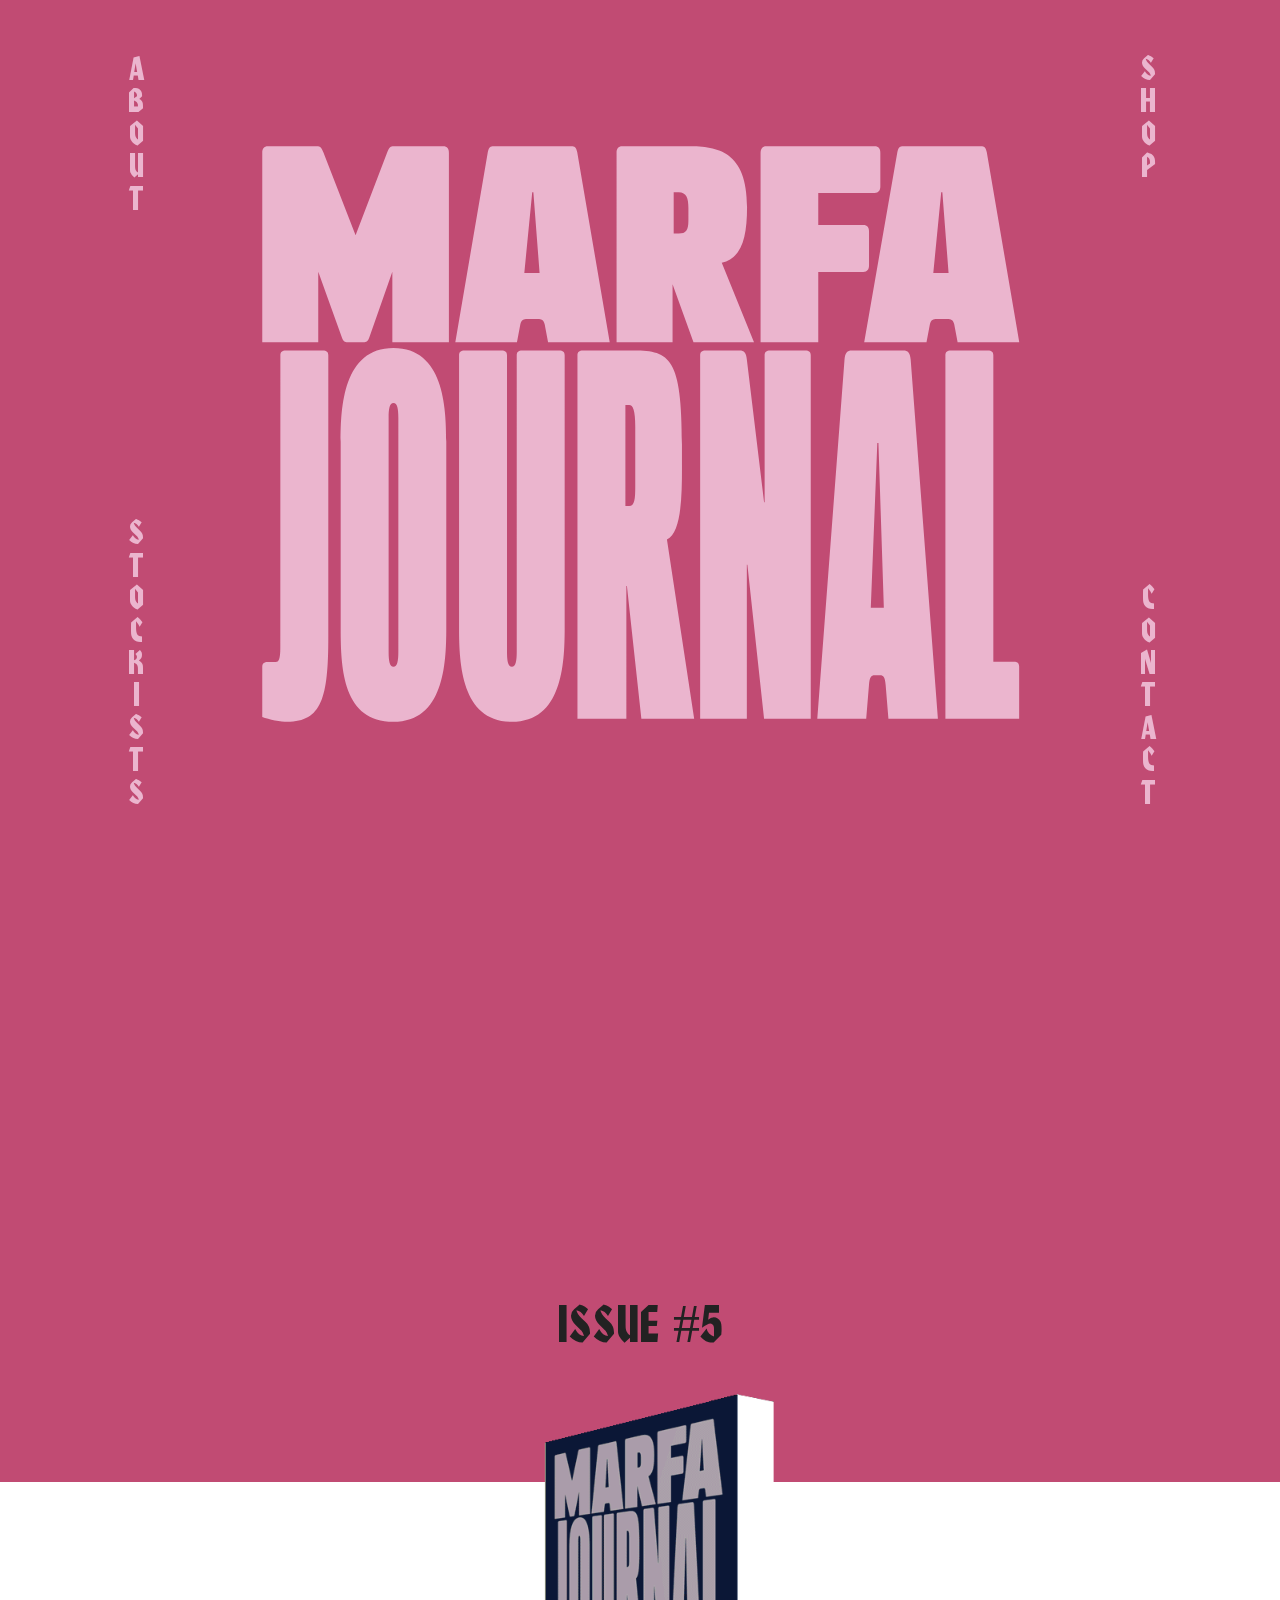
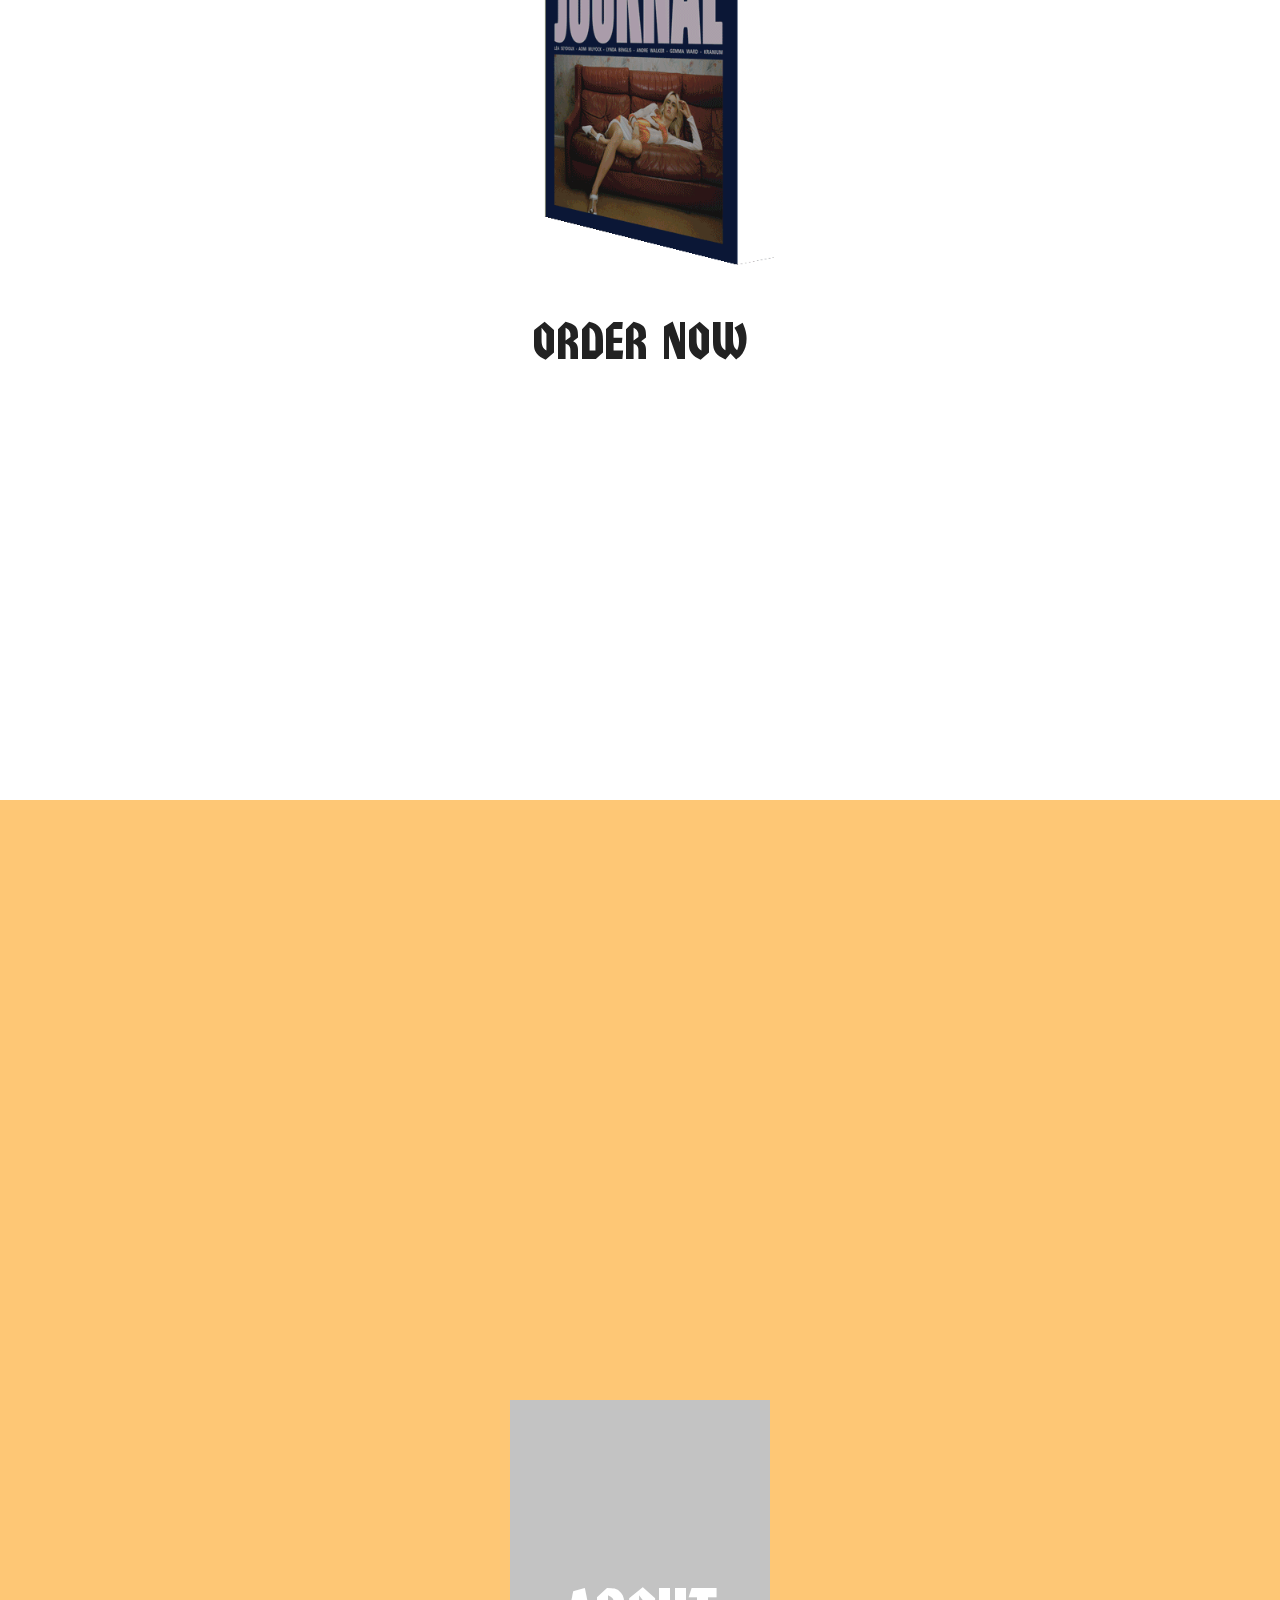
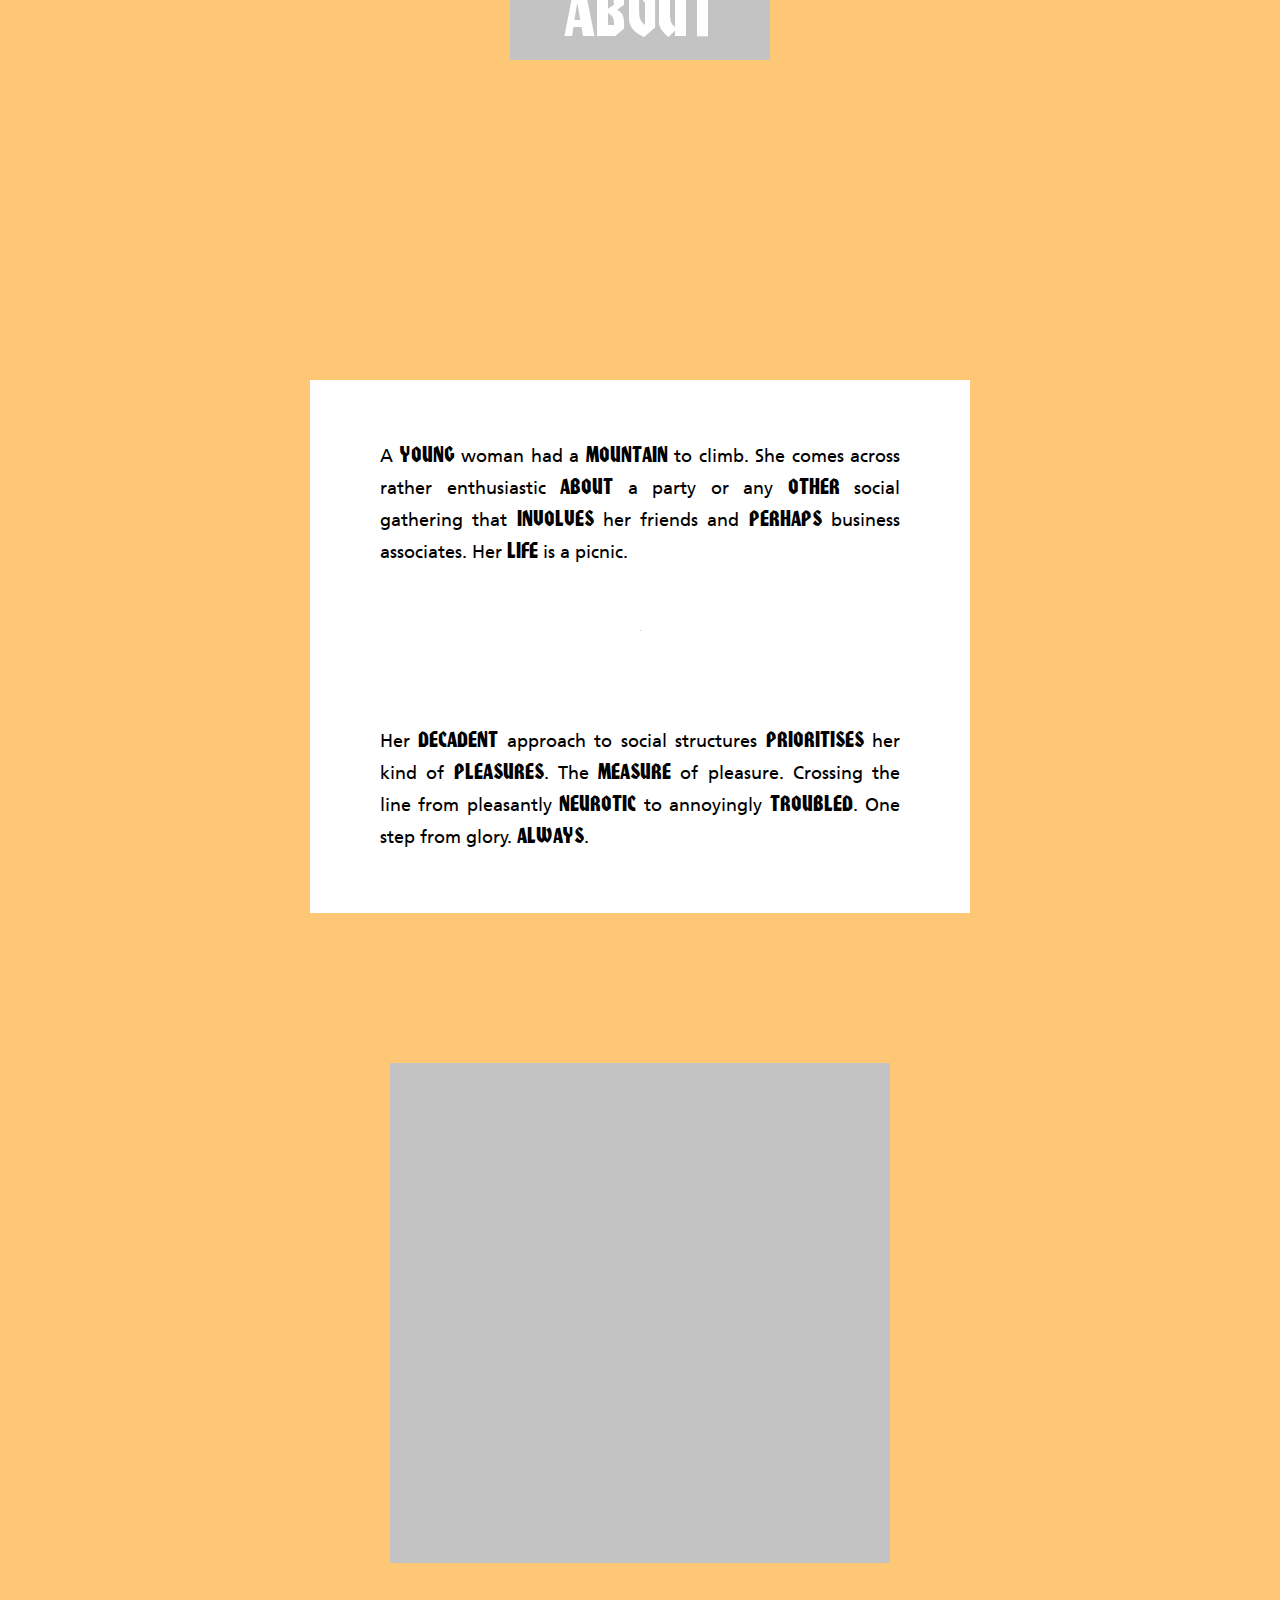
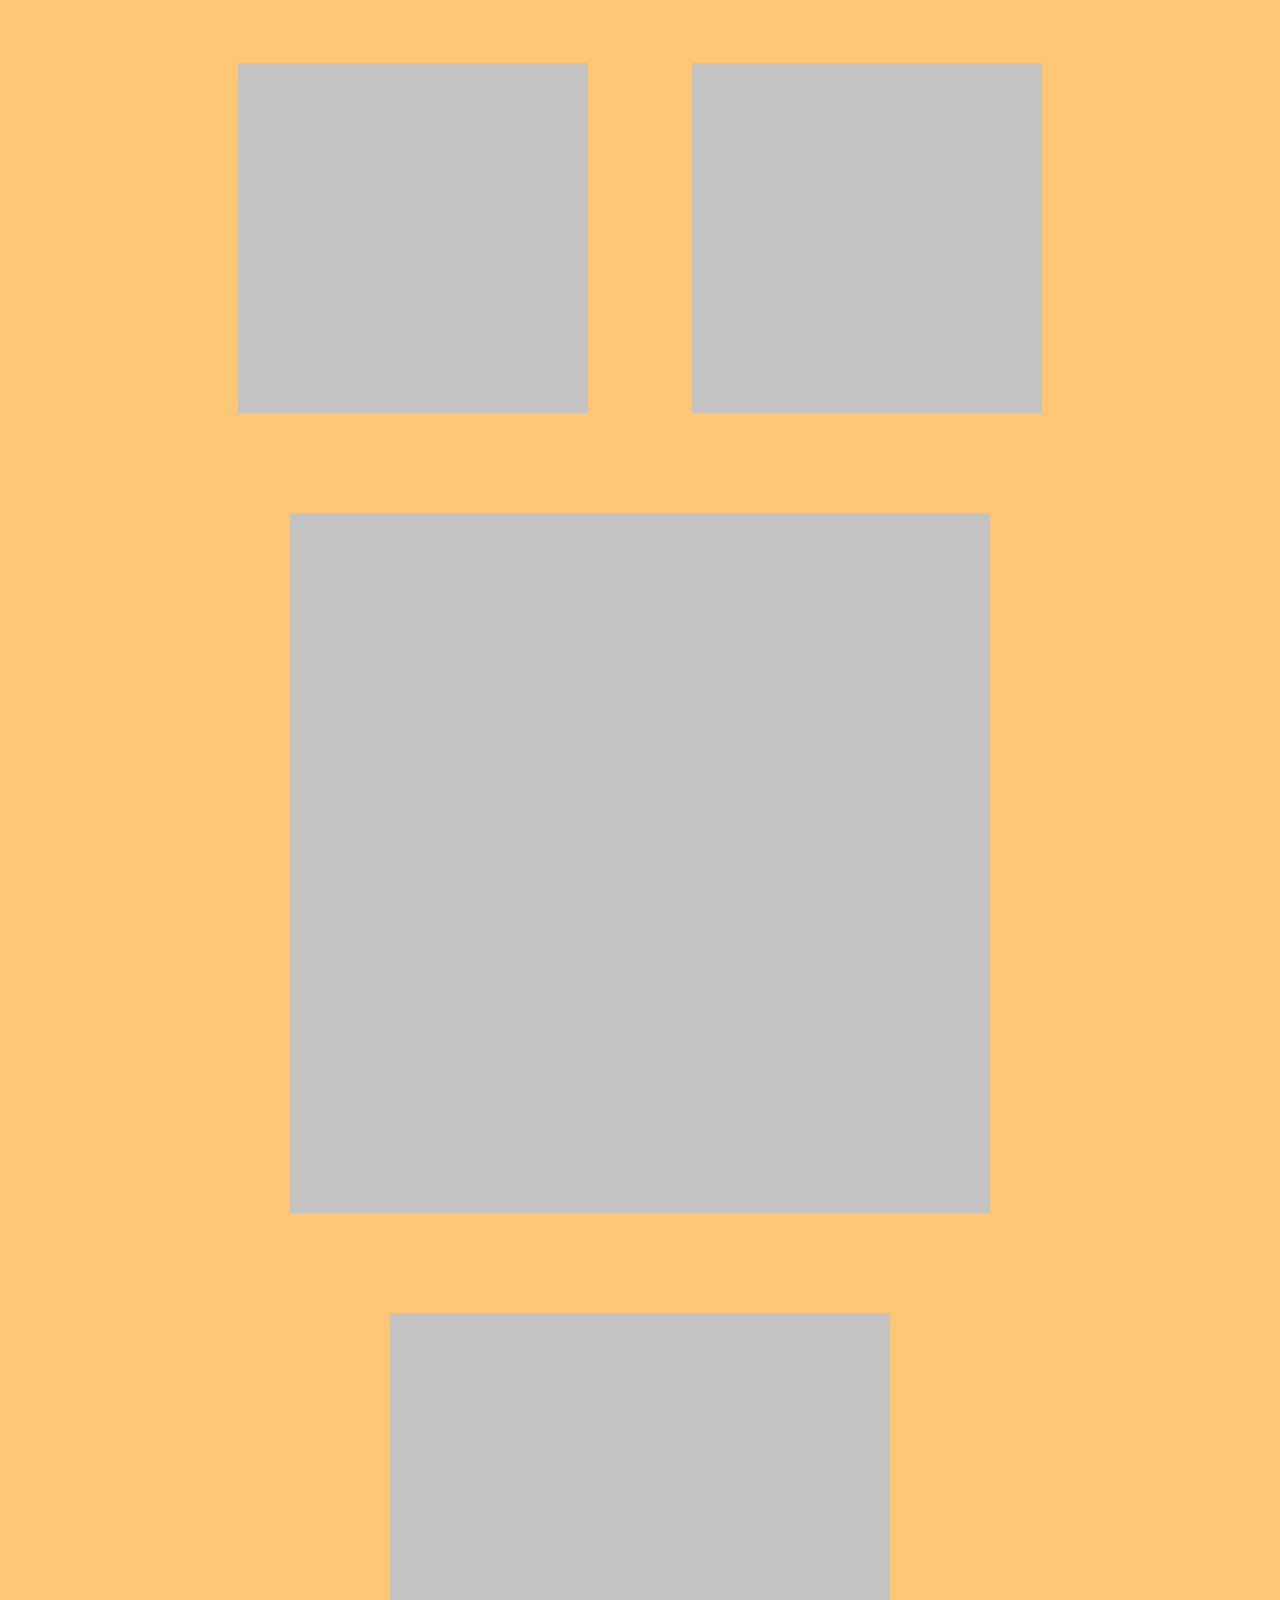
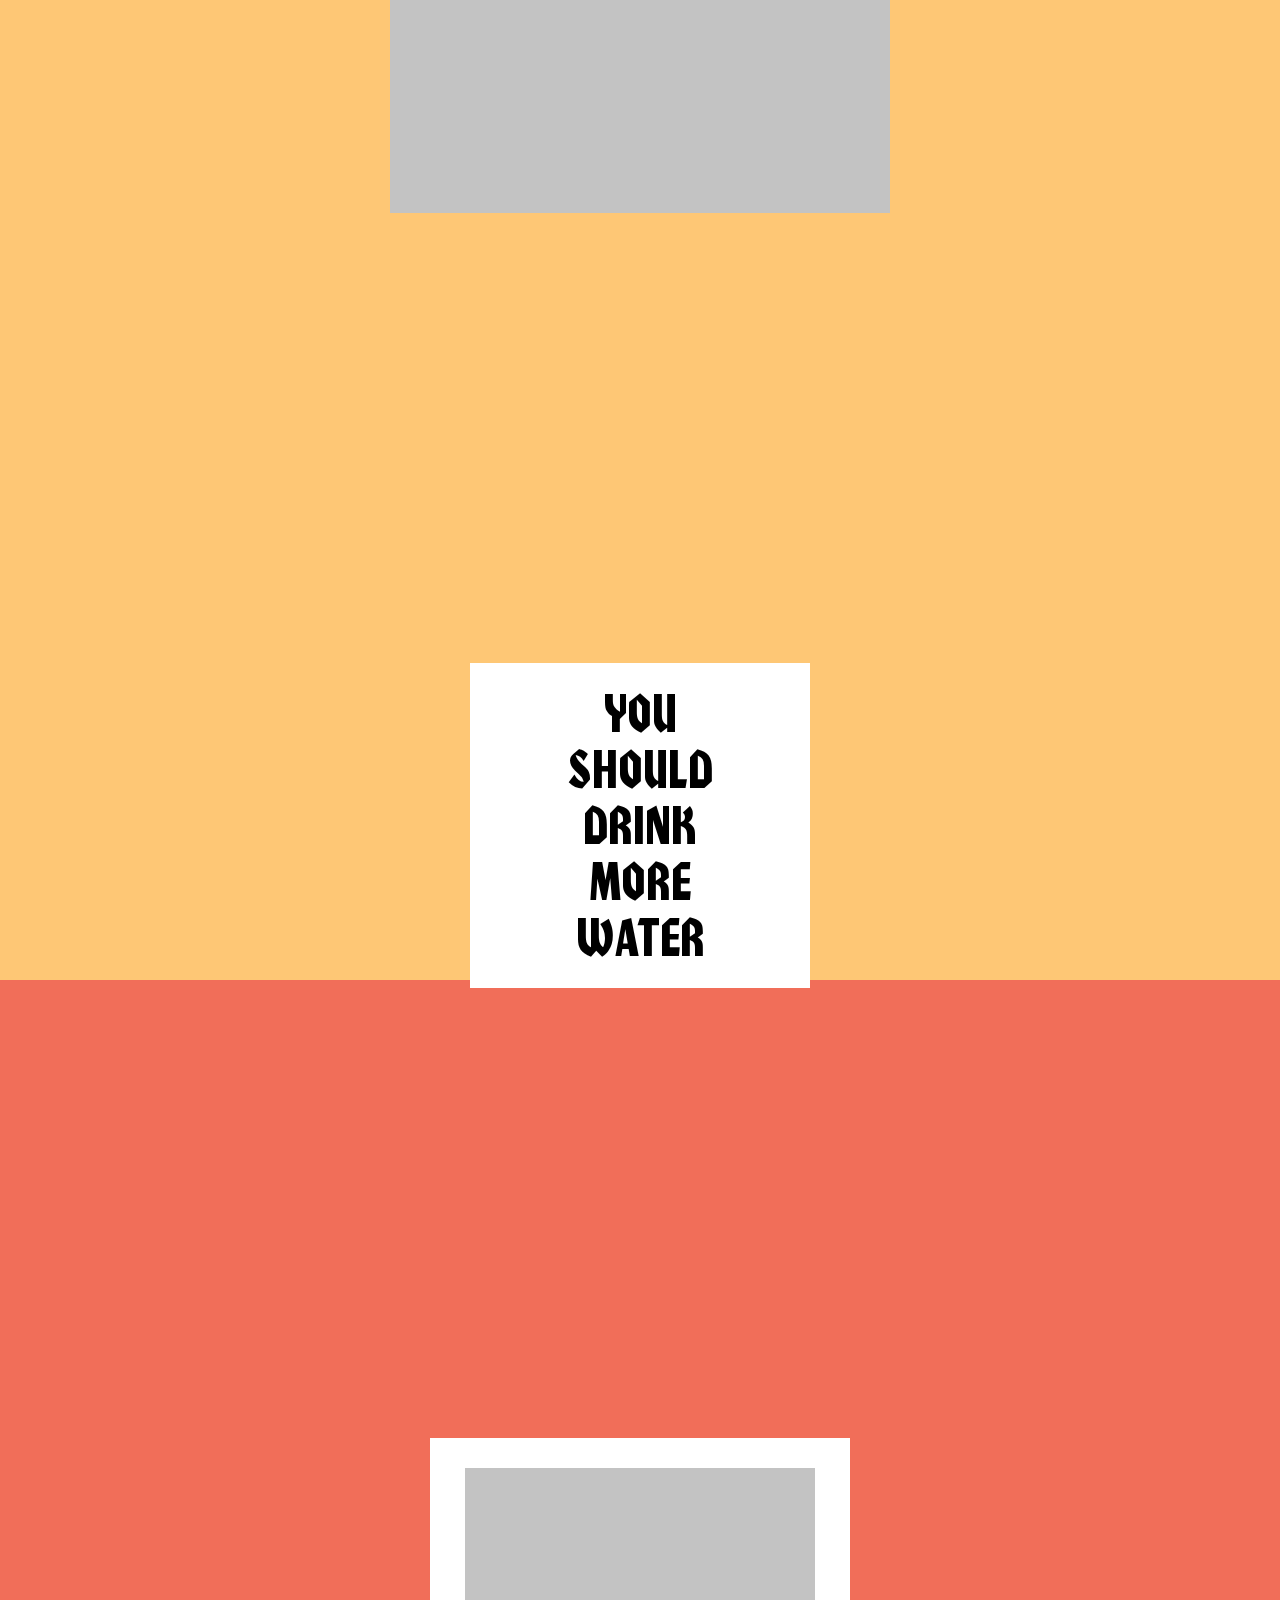
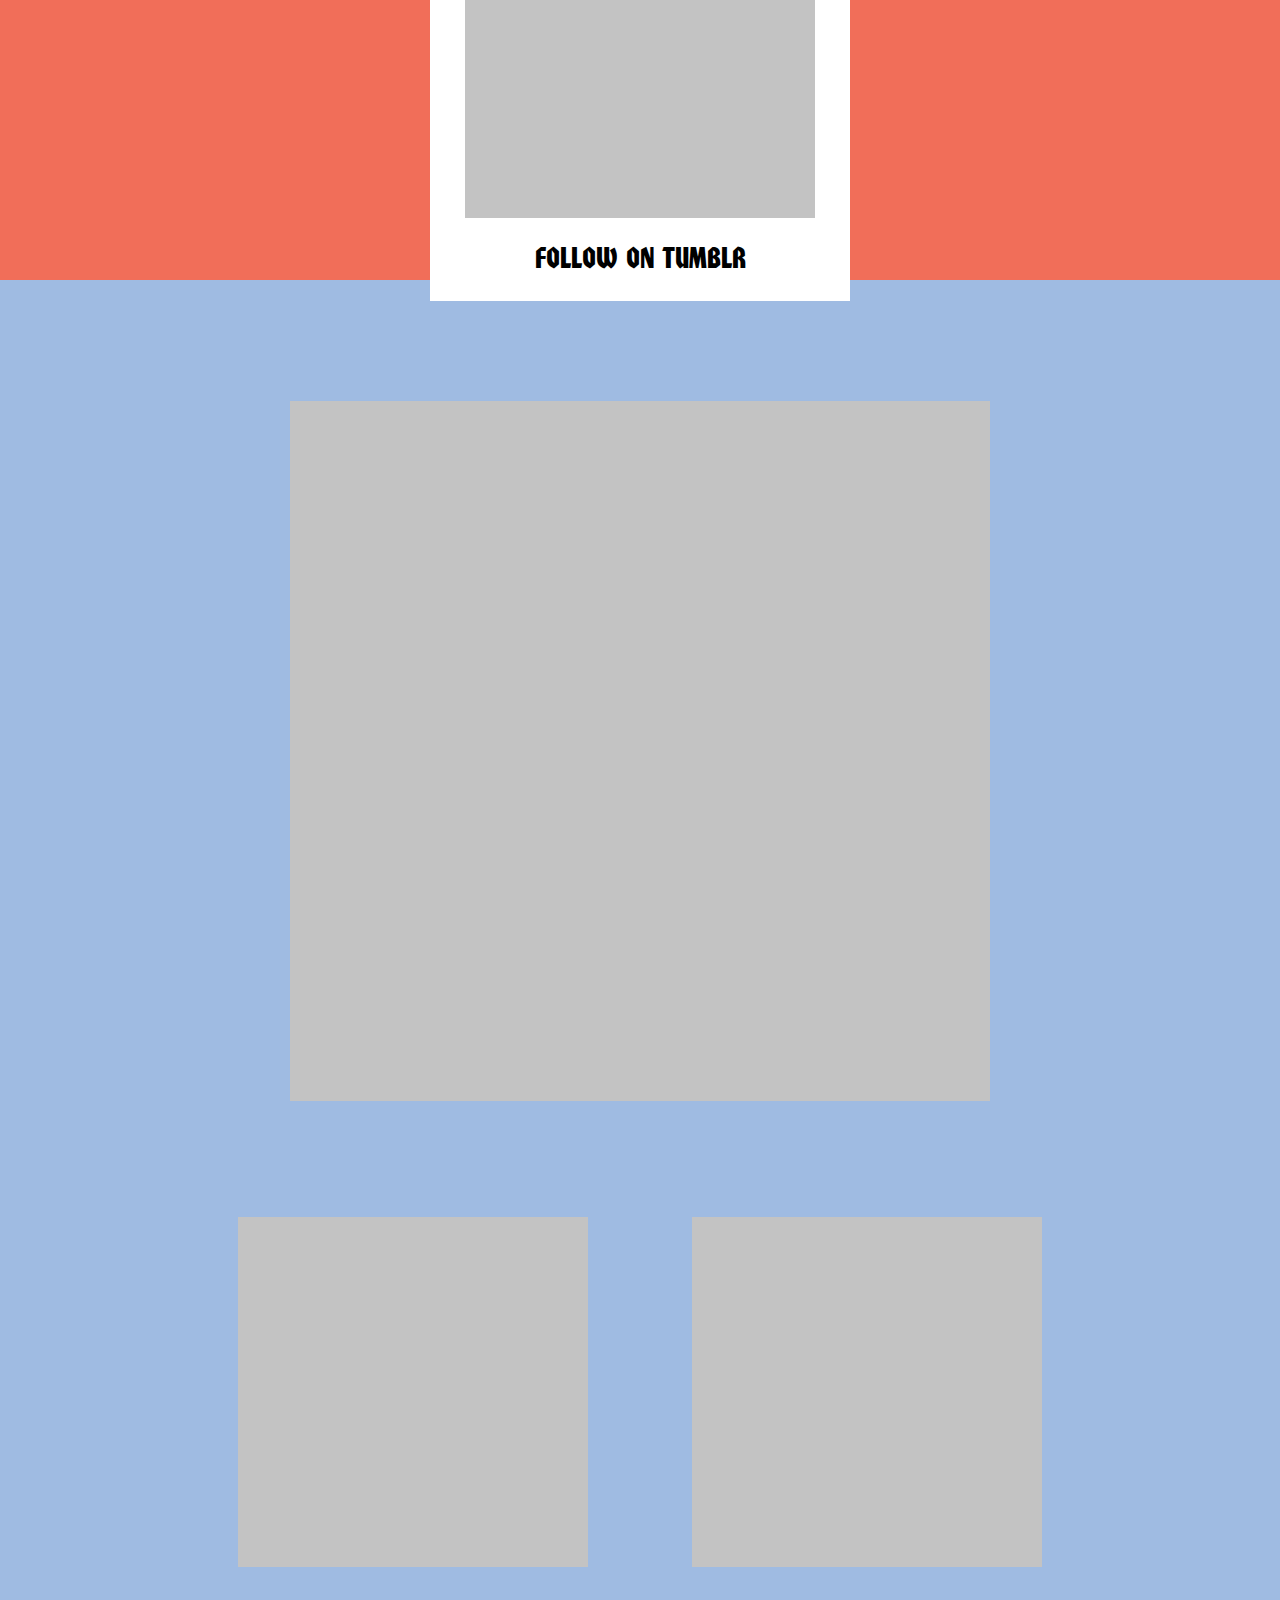
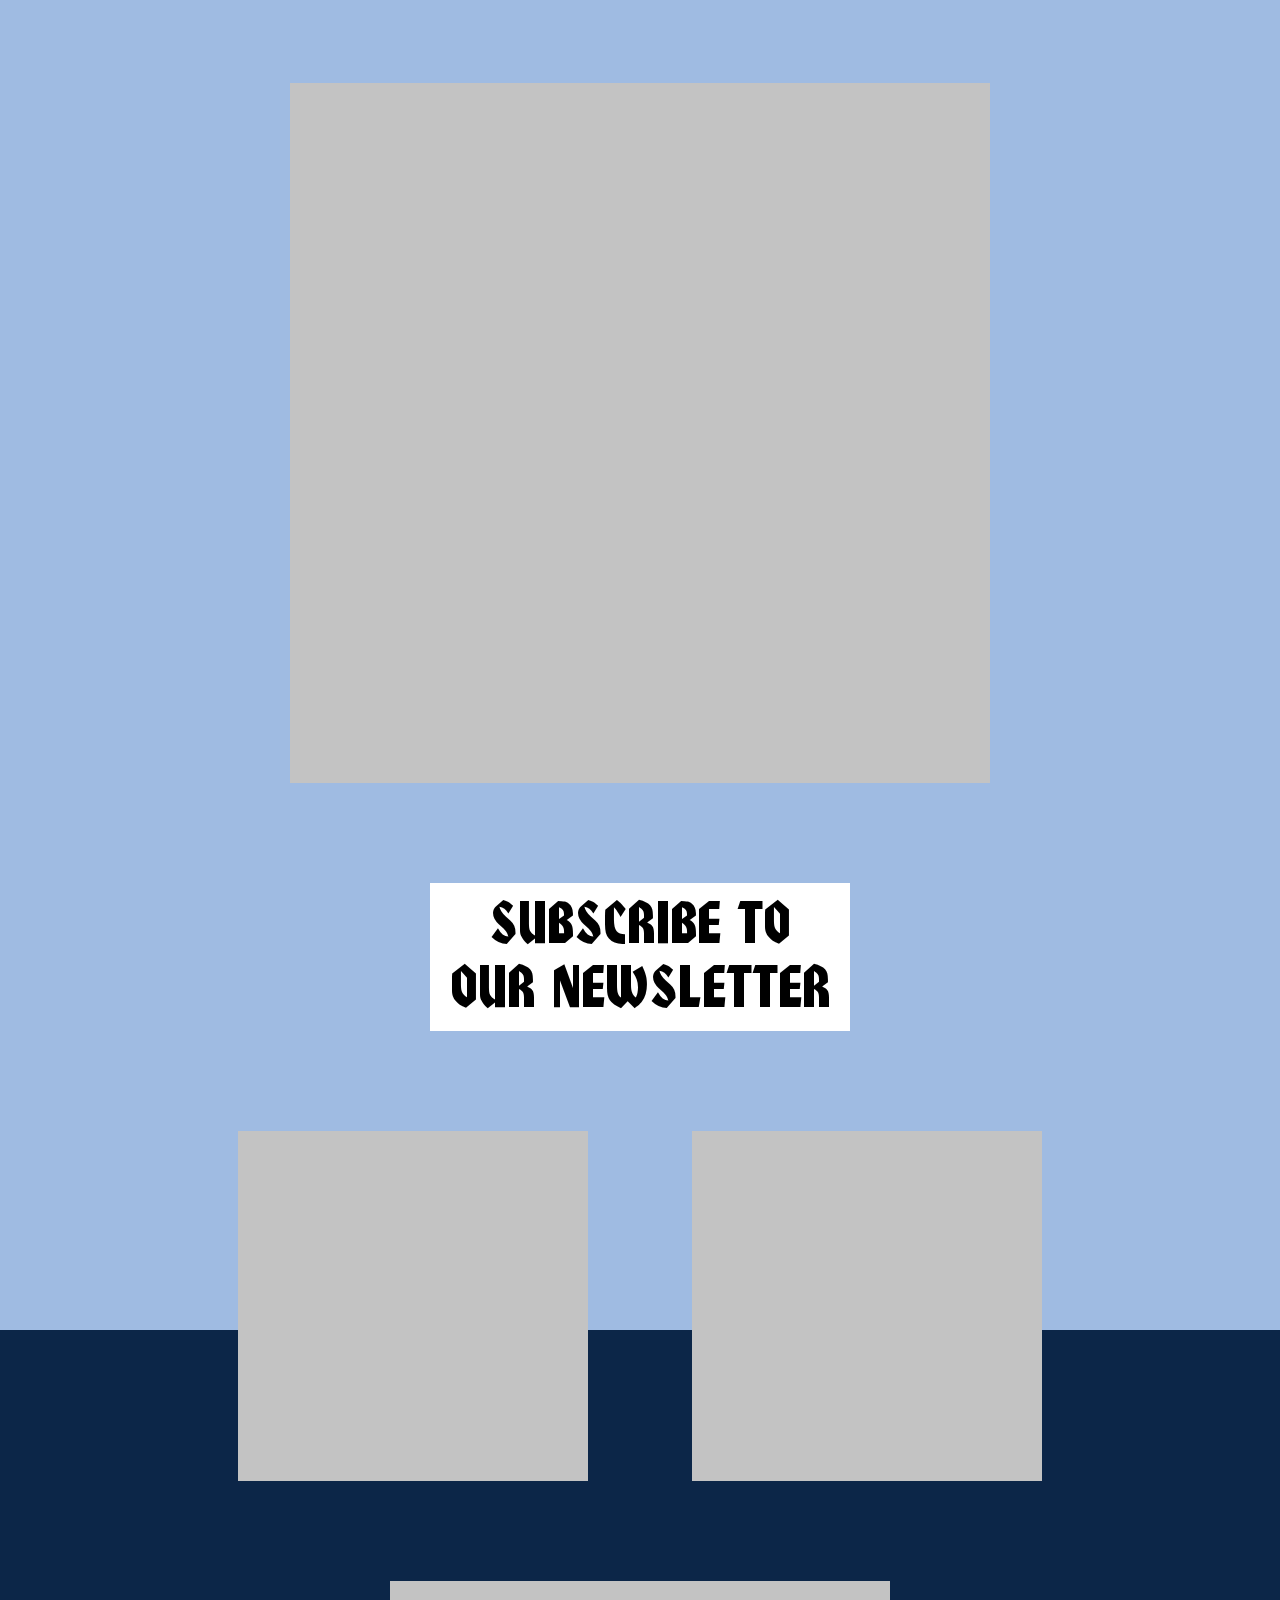
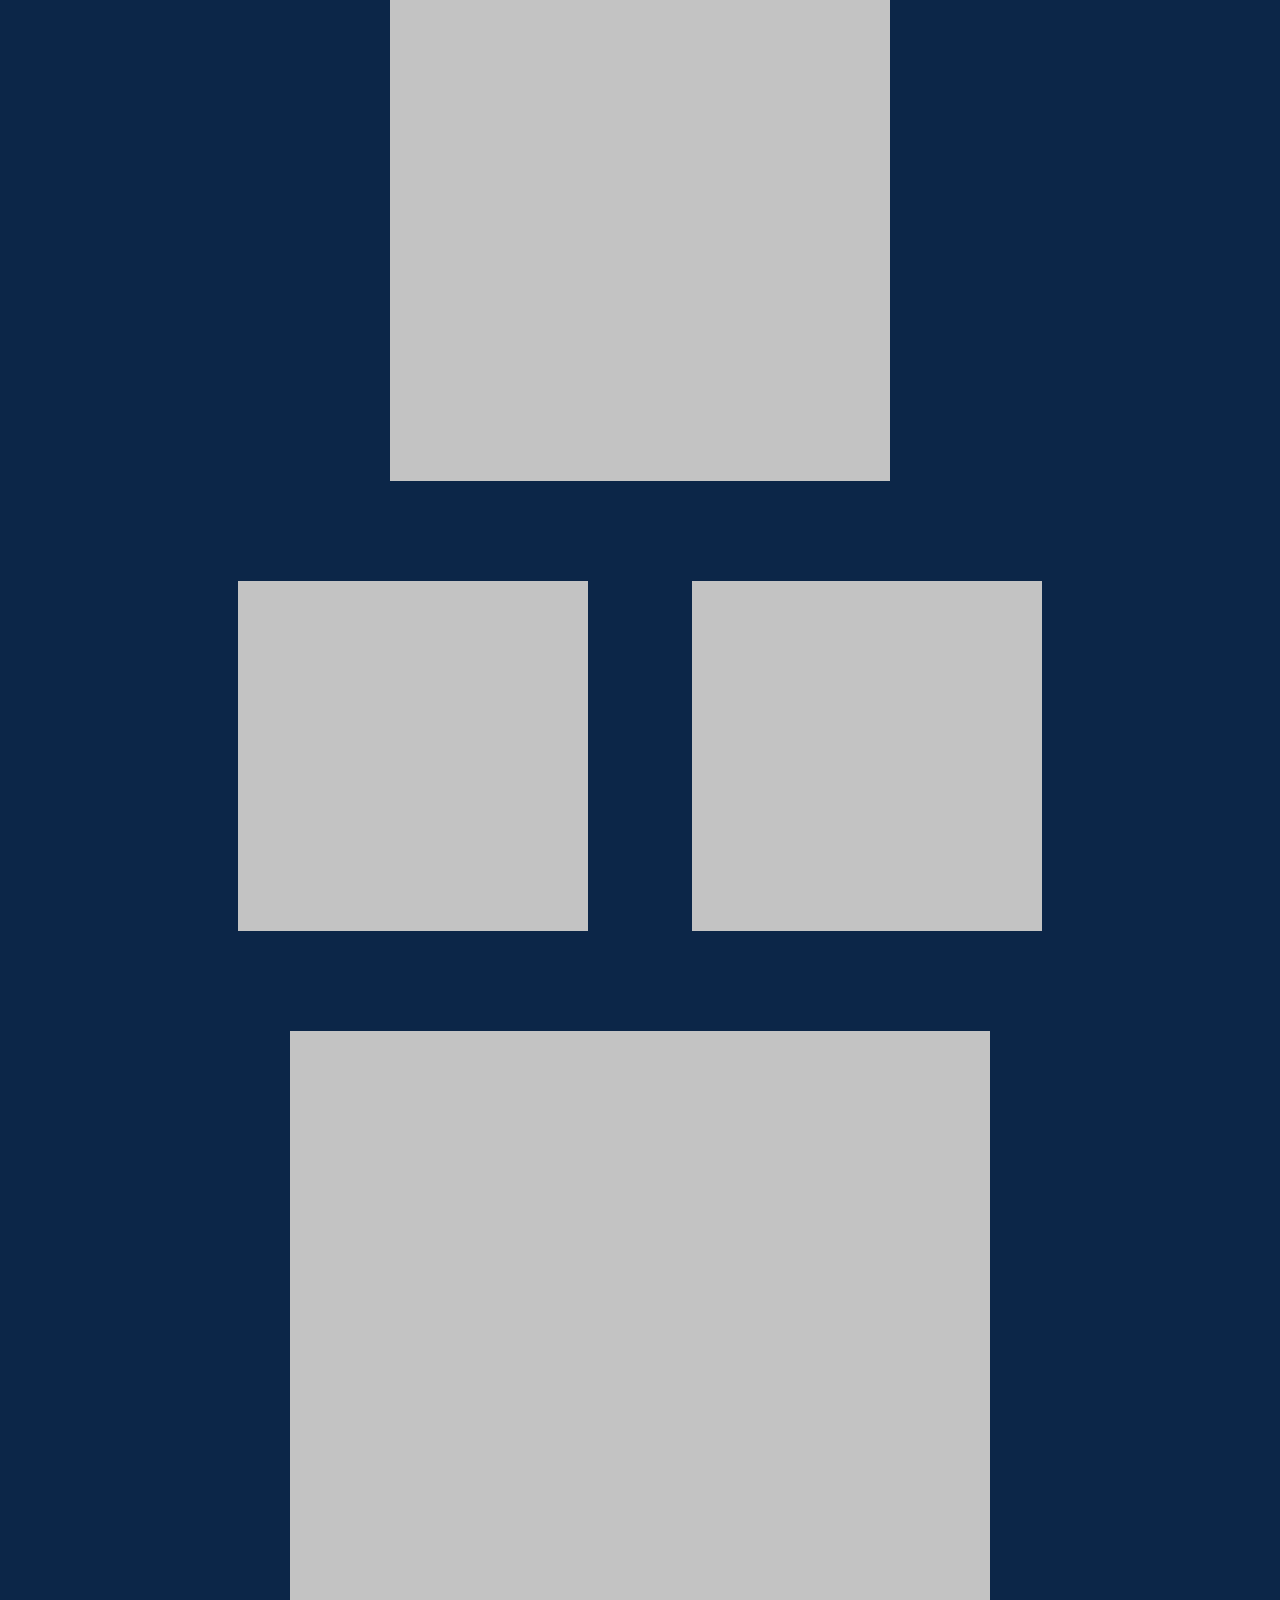
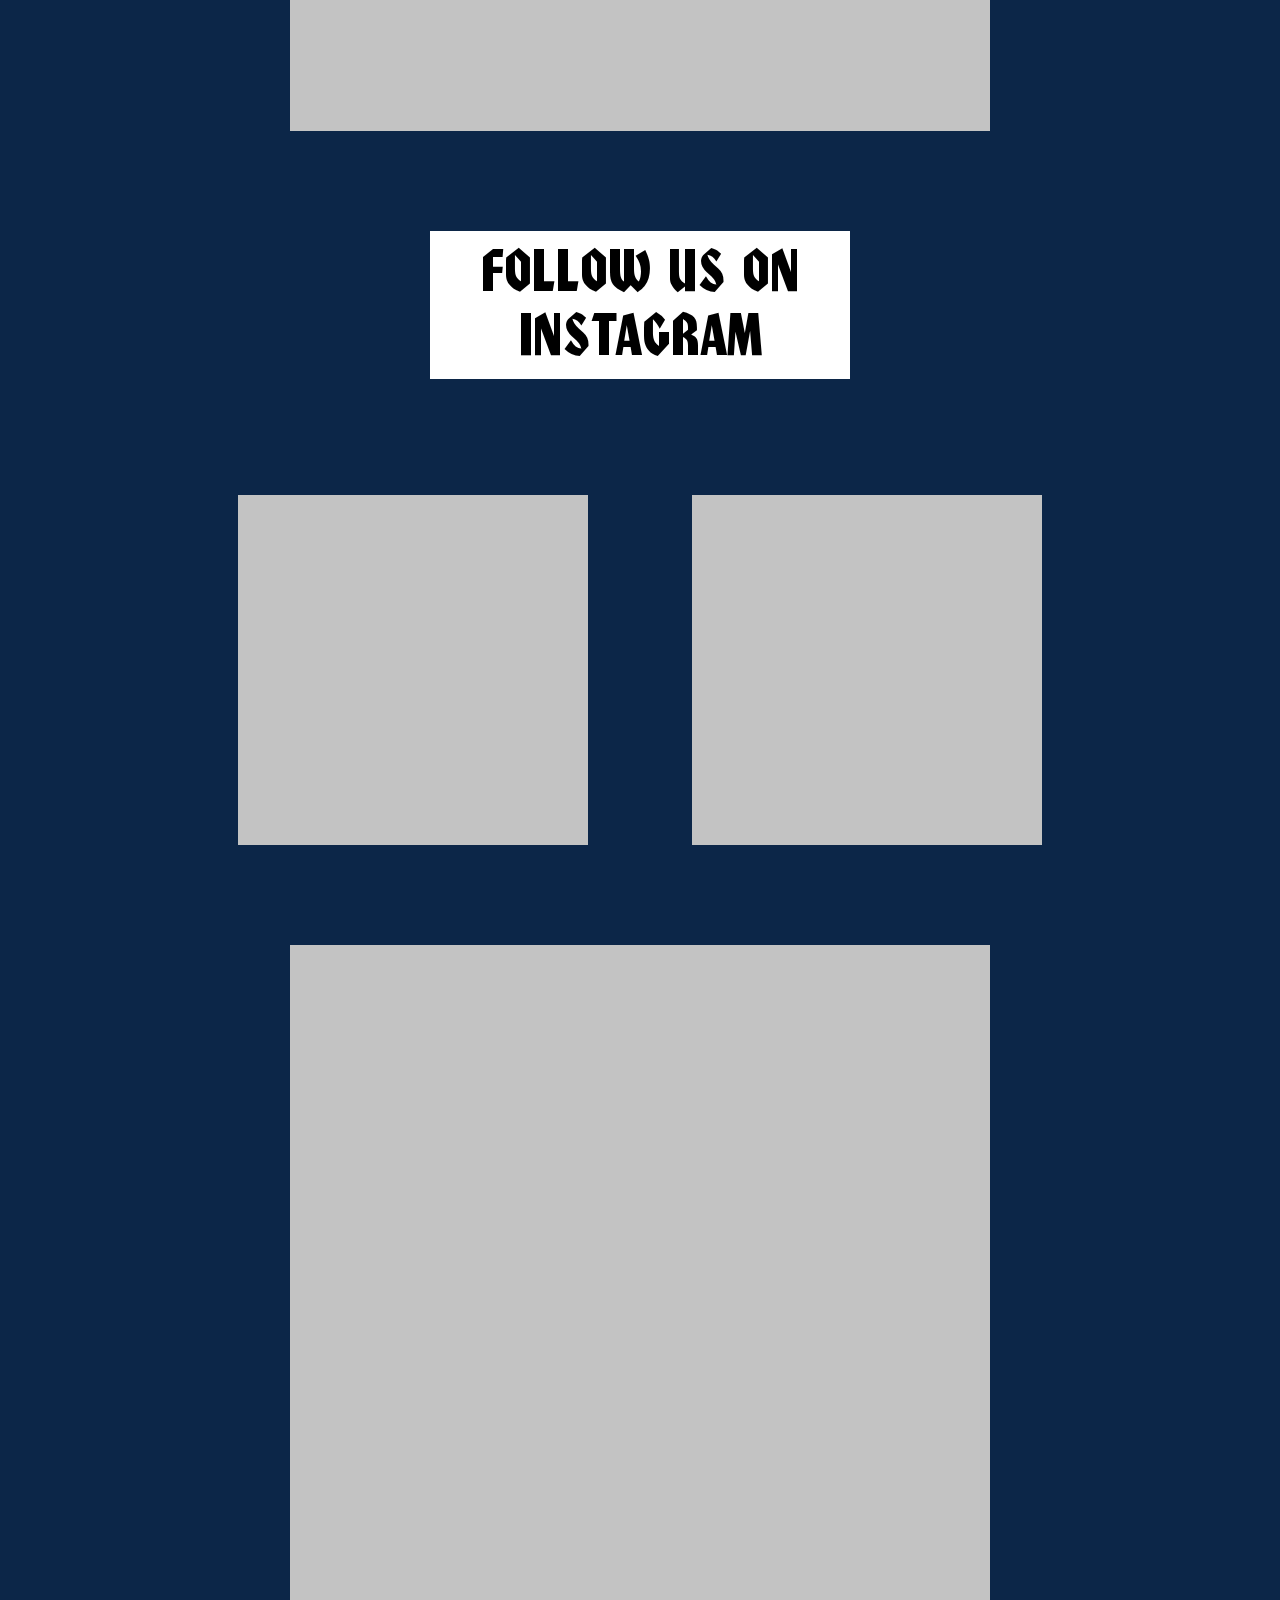
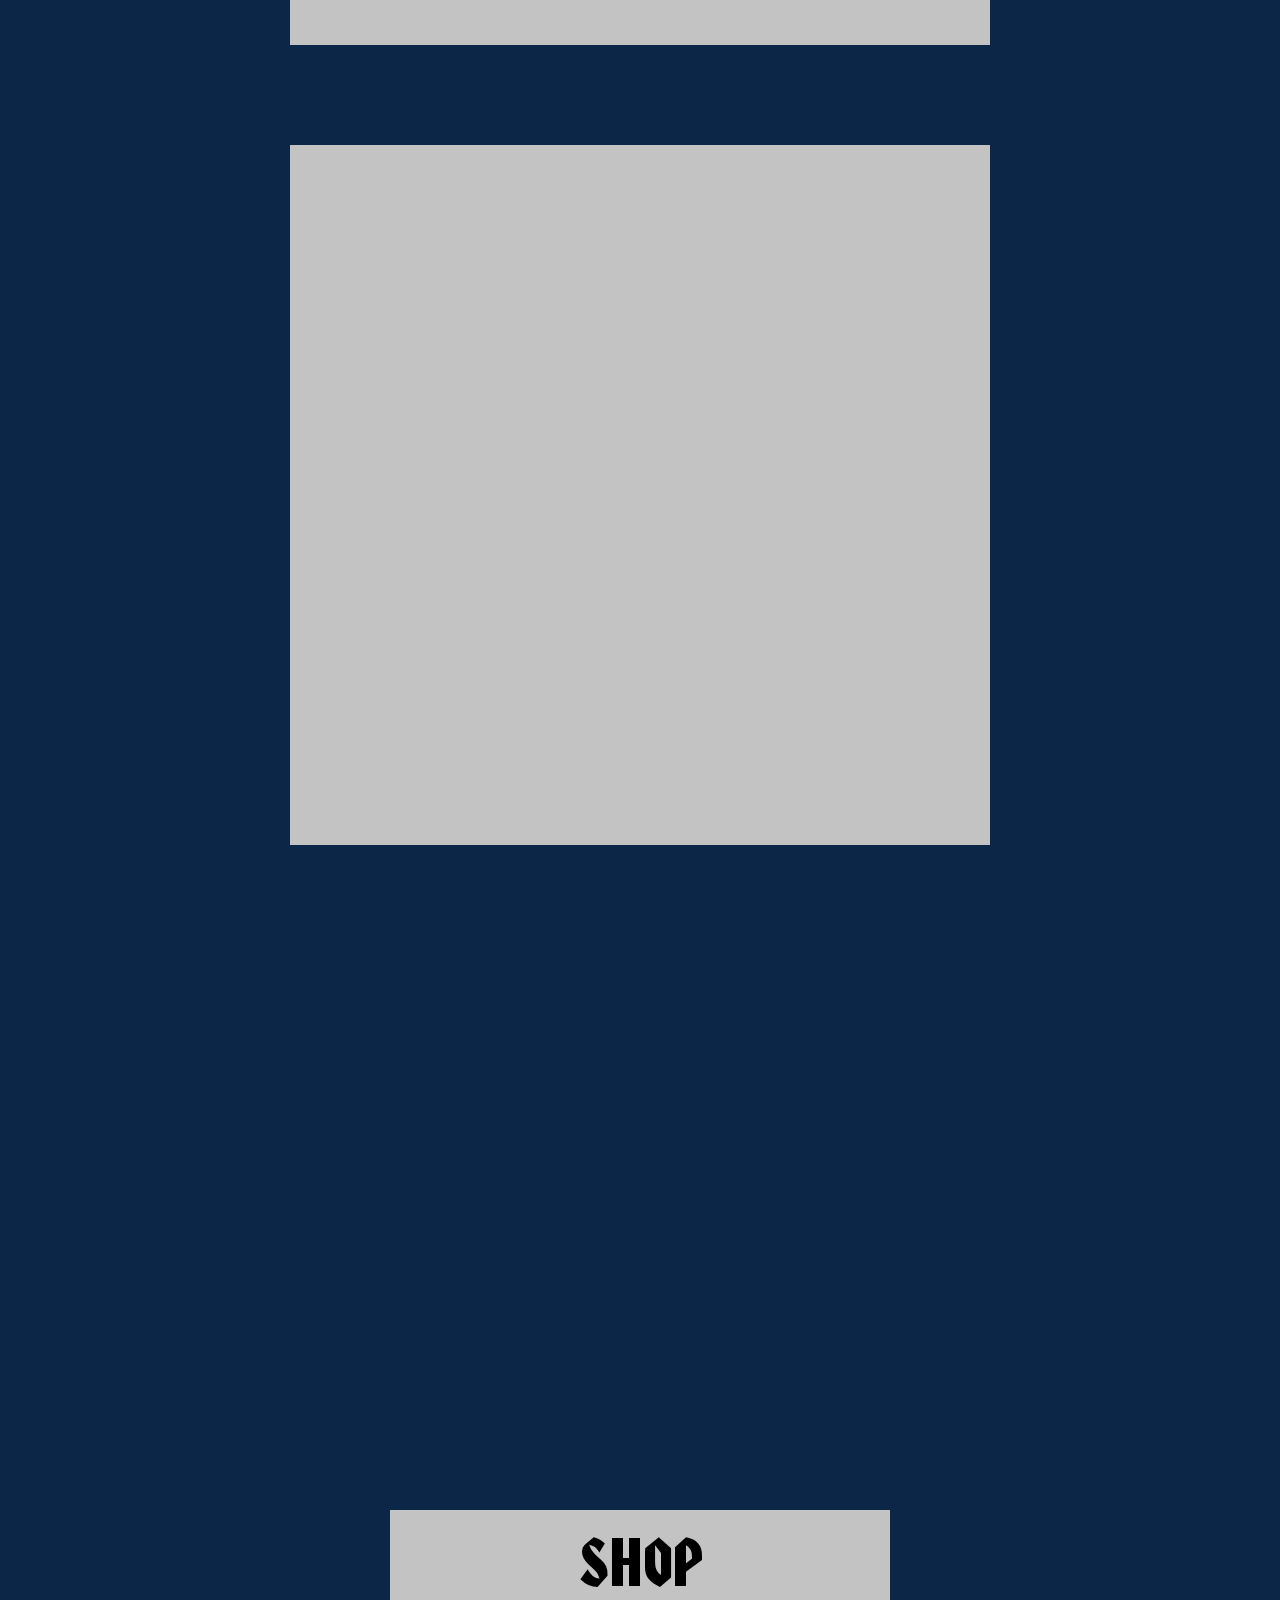
<file: index.html>
<!DOCTYPE html>
<html class="no-js">
    <head>
        <meta charset="utf-8">
        <meta http-equiv="X-UA-Compatible" content="IE=edge,chrome=1">
        <title>MARFA JOURNAL</title>
        <meta name="description" content="">

        <link rel="stylesheet" href="css/normalize.min.css">
        <link rel="stylesheet" href="css/main.css">
        <link rel="stylesheet" href="stylesheets/marfa.css?v=5.2">
        <link rel="shortcut icon" href="favicon.ico">

        <link rel="stylesheet" href="http://maxcdn.bootstrapcdn.com/font-awesome/4.3.0/css/font-awesome.min.css">

        <meta property="og:image" content="http://marfajournal.com/img/marfa.png"/>
        <meta property="og:description" content="MARFA JOURNAL is a biannual printed publication created BY ARTISTS FOR ARTISTS."/>

        <!--[if lt IE 9]>
            <script src="//html5shiv.googlecode.com/svn/trunk/html5.js"></script>
            <script>window.html5 || document.write('<script src="js/vendor/html5shiv.js"><\/script>')</script>
        <![endif]-->

        <script type="text/javascript">

          var _gaq = _gaq || [];
          _gaq.push(['_setAccount', 'UA-41343818-1']);
          _gaq.push(['_trackPageview']);

          (function() {
            var ga = document.createElement('script'); ga.type = 'text/javascript'; ga.async = true;
            ga.src = ('https:' == document.location.protocol ? 'https://ssl' : 'http://www') + '.google-analytics.com/ga.js';
            var s = document.getElementsByTagName('script')[0]; s.parentNode.insertBefore(ga, s);
          })();

        </script>
    </head>
    <body>

        <input type="radio" name="navSelect" id="AboutRadio" />
        <input type="radio" name="navSelect" id="StockistsRadio" />
        <input type="radio" name="navSelect" id="ShopRadio" />
        <input type="radio" name="navSelect" id="ContactRadio" />

        <nav>
            <ul>

                <li id="NavAbout">
                    <a href="#About">
                        About
                    </a>
                </li>
                <li id="NavStockists">
                    <a href="#Stockists">
                        Stockists
                    </a>
                </li>
                <li id="NavShop">
                    <a href="#Shop">
                        Shop
                    </a>
                </li>
                <li id="NavContact">
                    <a href="#Contact">
                        Contact
                    </a>
                </li>
                <li id="NavDaily">
                    <a href="#">Daily</a>
                </li>
            </ul>
        </nav>


        <!-- TOP LAYER -->
        <div class="Layer" id="Layer3">

            <aside id="IntroSection">
                <p> 
                    <a href="http://shop.marfajournal.com/">
                        Issue #5<br/>
                        <img data-original="img/3DCovers.gif" class="Motto" width="500" height="451" />
                        <br/>Order Now
                    </a>
                </p>
            </aside>

            <aside id="About">
                <h1>About</h1>
                <img data-original="img/aerobics.gif" id="Aerobics" width="260" height="428" />
                <div class="AboutText">
                    <div class="text">
                        A <strong>young</strong> woman had a <strong>mountain</strong> to climb. She comes across rather enthusiastic <strong>about</strong> a party or
                        any <strong>other</strong> social gathering that <strong>involves</strong> her friends and <strong>perhaps</strong> business associates. Her <strong>life</strong> is a picnic.
                        <br/><br/>
                        <img data-original="img/about-img.jpg?v=5.1" />
                        <br/><br/>
                        Her <strong>decadent</strong> approach to social structures <strong>prioritises</strong> her kind of <strong>pleasures</strong>. The <strong>measure</strong> of pleasure.
                        Crossing the line from pleasantly <strong>neurotic</strong> to annoyingly <strong>troubled</strong>. One step from glory. <strong>Always</strong>.
                    </div>
                </div>
                <div class="Images">
                    <img data-original="img/01.jpg?v=5.1" class="horz sm" />
                    <br/>
                    <img data-original="img/02.jpg?v=5.1" />
                    <img data-original="img/03.jpg?v=5.1" />
                    <br/>
                    <img data-original="img/04.jpg?v=5.1" class="horz"  />
                    <br/>
                    <img data-original="img/05.jpg?v=5.1" class="horz sm" />
                    
                    <br/>
                    <div class="TextBlock" id="DividerText">
                        You<br/>
                        Should<br/>
                        Drink<br/>
                        More<br/>
                        Water
                    </div>

                    <div class="TextBlock Newsletter" id="Marfart">
                        <a href="http://marfart.tumblr.com" target="_blank"><img data-original='img/marfart.svg'/> <small>Follow on Tumblr</small></a>
                    </div>

                    <img data-original="img/06.jpg?v=5.1" class="horz" />

                    <br/>
                    
                    <br/>
                    <img data-original="img/07.jpg?v=5.1" />
                    <img data-original="img/08.jpg?v=5.1" />
                    <br/>

                    <br/>
                    <img data-original="img/09.jpg?v=5.1" class="horz"  />

                    <div class="TextBlock Newsletter" id='NewsletterText'>
                        <a href="http://eepurl.com/zDJAv" target="_blank">Subscribe to our Newsletter</a>
                    </div>

                    <img data-original="img/10.jpg?v=5.1" />
                    <img data-original="img/11.jpg?v=5.1" />
                    <br/>
                    <img data-original="img/12.jpg?v=5.1" class="horz sm" />
                    <br/>
                    <img data-original="img/13.jpg?v=5.1" />
                    <img data-original="img/14.jpg?v=5.1" />
                    <br/>
                    <img data-original="img/15.jpg?v=5.1" class="horz" />

                    <div class="TextBlock Newsletter" id='NewsletterText'>
                        <a href="http://instagram.com/marfajournal" target="_blank">Follow Us On Instagram</a>
                    </div>

                    <br/>
                    <img data-original="img/16.jpg?v=5.1" />
                    <img data-original="img/17.jpg?v=5.1" />

                    <br/>
                    <img data-original="img/18.jpg?v=5.1" class="horz" />
                    <br/>
                    <img data-original="img/19.jpg?v=5.1" class="horz" />

                </div>
            </aside>

            <aside id="Shop">
                <h1>Shop</h1>
                
                <img data-original="img/shop.gif?v=5.1" id="ShopGif" />
                <a href="http://shop.marfajournal.com/">
                    <img data-original="img/covers.jpg?v=5.1" id="Covers" />
                </a>

                <h2><a href="http://shop.marfajournal.com/" target="_blank">Order Now</a></h2>

            </aside>

            <aside id="Stockists">
                <h1>Stockists</h1>
                <img data-original="img/stockists.gif" id="StockistsGif" />



                <ul id="StockistsList">
                    <li><label for="EuropeOp">Europe</label>
                        <header>London</header>
                        <ul>

                            <li>
                                <a href="http://alexeagle.co.uk/" target="_blank">Alex Eagle Store</a>
                                <div class="info">
                                    91 Walton Street​, ​ SW32HP
                                </div>
                            </li>


                            <li>
                                <a href="http://www.artwords.co.uk/" target="_blank">Artwords Bookshop Rivington Street</a>
                                <div class="info">
                                    69 Rivington Street London EC2A 3AY
                                </div>
                            </li>

                            <li>
                                <a href="http://www.artwords.co.uk/" target="_blank">Artwords Bookshop Broadway Market</a>
                                <div class="info">
                                    20-22 Broadway Market
                                    London E8 4QJ
                                </div>
                            </li>

                            <li>
                                
                                <a href="http://www.charlottestreetnews.co.uk/" target="_blank">Charlotte Street News</a>
                                <div class="info">66 Charlotte St, W1T 4QE</div>

                            </li>


                            <li>
                                <a href="http://www.clairederouenbooks.com/" target="_blank">Claire de Rouen</a>
                                <div class="info">
                                    125 Charing Cross Rd, London, London, WC2H 0EW
                                </div>
                            </li>

                            <li>
                                <span>Creative Review Berwick Street</span>
                                <div class="info">
                                    39 Berwick St, W1F 8RU 
                                </div>
                            </li>

                            <li>
                                <a href="http://goodhoodstore.com/" target="_blank">Goodhood</a>
                                <div class="info">
                                    41 Coronet St, London, N1 6HD
                                </div>
                            </li>

                            <li>
                                <a href="http://www.ica.org.uk/" target="_blank">ICA</a>
                                <div class="info">
                                    The Mall, London, SW1Y 5AHS
                                </div>
                            </li>

                            <li>
                                
                                <span>IDEA Books x Dover Street Market</span>
                                <div class="info">17-18 Dover Street, W1S 4LT</div>

                            </li>


                            <li>
                                <a href="http://www.serpentinegallery.org/" target="_blank">
                                    Koenig Books at the Serpentine Gallery
                                </a>
                                  <div class="info">
                                    Kensington Gardens, London, W2 3XA
                                </div>
                            </li>

                            <li>
                                
                                <a href="http://magma-shop.com/" target="_blank">Magma</a>
                                <div class="info">29 Shorts Gardens, WC2H 9AP</div>

                            </li>

                            <li>
                                <a href="http://thephotographersgallery.org.uk/" target="_blank">The Photographers’ Gallery</a>
                                <div class="info">
                                    16-18 Ramillies St, W1F 7LW
                                </div>
                            </li>

                            <li>
                                <span>Rococo News &amp; Magazines</span>
                                <div class="info">
                                    12 Elgin Cres, London W11 2HX
                                </div>
                            </li>

                            <li>
                                <a href="http://www.shreejinewsagents.com/" target="_blank">Shreeji News</a>
                                <div class="info">
                                    6 Chiltern St, W1U 7PT
                                </div>
                            </li>

                            <li>
                                <a href="http://www.southlondongallery.org/" target="_blank">South London Gallery</a>
                                <div class="info">
                                    65-67 Peckham Rd, London SE5 8UH
                                </div>
                            </li>

                            <li>
                            <a href="http://www.tate.org.uk/" target="_blank">Tate Modern</a>
                            <div class="info">
                                Bankside, SE1 9TG
                            </div>
                            </li>

                            <li>
                                <a href="http://www.tipitin.com/" target="_blank">Ti Pi Tin</a>
                                <div class="info">
                                    47 Stoke Newington High St, London, N16 8EL
                                </div>
                            </li>

                            <li>
                                <span>Wardour News</span>
                                <div class="info">
                                    118-120 Wardour St, London W1F 0TU 
                                </div>
                            </li>

                        </ul>


                        <header>Paris</header>
                        <ul>
                            
                            <li>
                            <a href="http://www.ofrsystem.com/" target="_blank">0fr.</a>
                            <div class="info">
                                20 rue Dupetit-Thouars
                            </div>
                            </li>

                            <li>
                            <a href="http://the-broken-arm.com/en/" target="_blank">The Broken Arm</a>
                            <div class="info">
                                12 Rue Perrée, 75003 Paris
                            </div>
                            </li>
                            
                            <li>
                            <a href="http://www.colette.fr/" target="_blank">Colette</a>
                            <div class="info">
                                213 Rue Saint-Honoré 75001 Paris
                            </div>
                            </li>
                            
                            <li>
                            <a href="http://www.idea-books.com/" target="_blank">IDEA Books x Comme des Garçons Trading Museum</a>
                            <div class="info">
                                54 Rue du Faubourg Saint-Honoré, 75008
                            </div>
                            </li>

                            <li>
                            <a href="http://libraryofarts.com/" target="_blank">LO/A Library of Arts</a>
                            <div class="info">
                                17 Rue Notre Dame de Nazareth
                            </div>
                            </li>

                            <li>
                            <a href="http://www.palaisdetokyo.com/" target="_blank">Palais de Tokyo</a>
                            <div class="info">
                                13 Avenue du Président Wilson 75116 Paris
                            </div>
                            </li>

                            <li>
                            <a href="http://www.yvon-lambert.com/" target="_blank">Yvon Lambert</a>
                            <div class="info">
                                108 Rue Vieille du Temple, 75003 Paris
                            </div>
                            </li>
                        </ul>

                        <header>Belgium</header>
                        <ul>
                            
                            <li>
                            <a href="http://www.wiels.org/en/1/" target="_blank">Motto @ WIELS Contemporary Art Centre</a>
                            <div class="info">
                                Av. Van Volxemlaan 354, 1190 Brussels
                            </div>
                            </li>
                        </ul>

                        <header>Denmark</header>
                        <ul>
                            <li>
                                <a href="http://www.sirincopenhagen.com/" target="_blank">Sirin</a>
                                <div class="info">
                                Ravnsborg Tværgade 7, 2200 Copenhagen
                                </div>
                            </li>
                            <li>
                                <a href="http://stormfashion.dk/" target="_blank">Storm</a>
                                <div class="info">
                                Store Regnegade 1, 1110 Copenhagen
                                </div>
                            </li>
                            <li>
                                <a href="http://www.woodwood.dk/" target="_blank">Wood Wood</a>
                                <div class="info">
                                Grønnegade 1 , 1107 Copenhagen
                                </div>
                            </li>
                            <li>
                                <a href="http://www.woodwood.dk/" target="_blank">Wood Wood Aarhus</a>
                                <div class="info">
                                Guldsmedgade 22B, 8000 Aarhus
                                </div>
                            </li>
                        </ul>

                        <header>Ireland</header>
                        <ul>
                            <li>
                                <a href="http://www.anowhereman.com/" target="_blank">A Nowhere Man</a>
                                <div class="info">
                                64 Aungier St, Dublin
                                </div>
                            </li>
                        </ul>

                        <header>Italy</header>
                        <ul>
                            <li>
                                <a href="https://www.facebook.com/bjorkflorence" target="_blank">BJØRK Florence</a>
                                <div class="info">
                                Via dello Sprone 25/r, Florence
                                </div>
                            </li>

                            <li>
                                <a href="http://www.dope-factory.com/" target="_blank">Dope Factory</a>
                                <div class="info">
                                Via Alghero 25, 09127 Cagliari
                                </div>
                            </li>

                            <li>
                                <a href="http://www.dope-factory.com/" target="_blank">Dope Factory</a>
                                <div class="info">
                                Via del Porto Vecchio 1, 07021 Porto Cervo
                                </div>
                            </li>

                            <li>
                                <a href="http://www.10corsocomo.com/" target="_blank">10 CORSO COMO</a>
                                <div class="info">
                                Corso Como, 10, 20154 Milan
                                </div>
                            </li>

                            <li>
                                <a href="http://www.slamjam.com/" target="_blank">Slam Jam</a>
                                <div class="info">
                                Via Francesco Luigi Ferrari, 44122 Ferrara
                                </div>
                            </li>
                        </ul>

                        <header>Germany</header>
                        <ul>

                            <li>
                                <a href="http://atf-clothing.com/" target="_blank">ATF</a>
                                <div class="info">
                                Breite Gasse 69, 90402 Nürnberg
                                </div>
                            </li>

                            <li>
                                <a href="http://www.doyoureadme.de/" target="_blank">do you read me?!</a>
                                <div class="info">
                                     Auguststrasse 28, 10117 Berlin-Mitte
                                </div>
                            </li>

                            <li>
                                <a href="http://shop.gudbergnerger.com/" target="_blank">Gudberg Nerger</a>
                                <div class="info">
                                     Poolstraße 8, 20355 Hamburg
                                </div>
                            </li>

                            <li>
                            <a href="http://www.sodabooks.com/index.php/" target="_blank">Soda Books</a>
                            <div class="info">
                                Rumfordstraße 3, 80469 München
                            </div>
                            </li>
                            <li>
                            <a href="http://thestores.com" target="_blank">The Store x Soho House Berlin</a>
                            <div class="info">
                                Torstrasse 1, 10119 Berlin
                            </div>
                            </li>
                        </ul>

                        <header>Netherlands</header>
                        <ul>
                            <li>
                            <a href="http://www.athenaeum.nl/" target="_blank">Athenaeum Boekhandel</a>
                            <div class="info">
                                 Spui 14-16 Amsterdam, 1012 XA
                            </div>
                            </li>

                            <li>
                            <a href="http://www.damageplayground.com/" target="_blank">DAMAGE Playground</a>
                            <div class="info">
                                 Hillelaan 29
                                 3072 JD Rotterdam
                            </div>
                            </li>

                            <li>
                            <a href="https://shop.sprmrkt.nl/" target="_blank">SPRMRKT</a>
                            <div class="info">
                                 Rozengracht 191-193
                                1016LZ Amsterdam
                            </div>
                            </li>
                        </ul>

                        <header>Poland</header>
                        <ul>
                            <li>
                            <a href="http://www.supersalon.org/" target="_blank">Super Salon</a>
                            <div class="info">
                                 Chmielna 10, Warsaw
                            </div>
                            </li>
                        </ul>

                        <header>Portugal</header>
                        <ul>
                            <li>
                            <a href="https://www.facebook.com/SlouLisbon" target="_blank">Slou</a>
                            <div class="info">
                                 Rua 4 de Infantaria, 22 3º 1350-272, Lisbon
                            </div>
                            </li>
                        </ul>

                        <header>Spain</header>
                        <ul>

                            <li>
                            <a href="http://freetimekiosko.blogspot.com/" target="_blank">Free Time Kiosko</a>
                            <div class="info">
                                 La Rambla 114, 08002 Barcelona
                            </div>
                            </li>

                            <li>
                                <a href="http://wer-haus.com/" target="_blank">Wer-Haus</a>
                                <div class="info">
                                     Carrer d'Aragó 287, Barcelona
                                </div>
                            </li>

                            <li>
                            <span>Bastien</span>
                            <div class="info">
                                 Calle Divino Pastor 14, Madrid
                            </div>
                            </li>

                        </ul>

                        <header>Sweden</header>
                        <ul>

                            <li>
                            <a href="http://www.eytys.com/" target="_blank">Eytys</a>
                            <div class="info">
                                 Luntmakargatan 15, 11137 Stockholm
                            </div>
                            </li>

                            <li>
                            <a href="http://www.papercutshop.se/" target="_blank">Papercut</a>
                            <div class="info">
                                 Krukmakargatan 24-26, Stockholm
                            </div>
                            </li>
                        </ul>

                        <header>Switzerland</header>
                        <ul>

                            <li>
                            <span>Kitchener</span>
                            <div class="info">
                                 Aarbergergasse 40, 3011 Bern
                            </div>
                            </li>

                            
                        </ul>

                        <header>United Kingdom</header>
                        <ul>

                            <li>
                                <span>Invisible Bookshop @ Instrmnt Glasgow</span>
                                <div class="info">
                                     39 Parnie St, Glasgow
                                </div>
                            </li>

                            <li>
                                <a href="http://www.magalleria.co.uk/" target="_blank">Magalleria Bath</a>
                                <div class="info">
                                    22A Broad St, BA1 5LN, Bath
                                </div>
                            </li>

                            <li>
                                <a href="http://www.magazinebrighton.com/" target="_blank">Magazine Brighton</a>
                                <div class="info">
                                    22 Trafalgar Street, Brighton, East Sussex BN1 4EQ
                                </div>
                            </li>

                            <li>
                                <a href="http://provideshop.com/" target="_blank">Provide Birmingham</a>
                                <div class="info">
                                    Great Western Arcade, B2 5HU, Birmingham
                                </div>
                            </li>

                            <li>
                                <a href="http://www.villagebookstore.co.uk/" target="_blank">Village Bookstore Leeds</a>
                                <div class="info">
                                    B6b-c The Corn Exchange, Call Lane, Leeds, West Yorkshire LS1 7BR
                                </div>
                            </li>

                        </ul>


                        
                    </li>

                    <li><br/><br/><br/><br/><br/><br/>FOR EUROPEAN DISTRIBUTION INQUIRIES:<br/><a href="mailto:contact@marfajournal.com">contact@marfajournal.com</a></li>

                    <li><label for="NorthAmOp">U.S.A.</label>
                        <header>Austin</header>
                        <ul>
                            <li>
                                <a href="http://bygeorgeaustin.com/" target="_blank">By George</a>
                                <div class="info">
                                    1400 South Congress Ave, 78704, Austin, TX
                                </div>
                            </li>
                        </ul>

                        <header>Chicago</header>
                        <ul>
                            <li>
                                <a href="http://citynewsstand.com/" target="_blank">City Newsstand</a>
                                <div class="info">
                                    4018 N Cicero Ave, 60641 Chicago, IL
                                </div>
                            </li>
                            <li>
                                <a href="http://www.kavigupta.com/" target="_blank">Kavi Gupta Gallery</a>
                                <div class="info">
                                    835 W Washington Blvd, Chicago, IL 60607
                                </div>
                            </li>
                            <li>
                                <a href="http://www.notre-shop.com/" target="_blank">Notre</a>
                                <div class="info">
                                    5202 N Clark St, 60640
                                </div>
                            </li>
                            <li>
                                <a href="http://www.quimbys.com/" target="_blank">Quimby’s</a>
                                <div class="info">
                                    1854 W North Ave, 60622 Chicago, IL
                                </div>
                            </li>
                        </ul>

                        <header>Houston</header>
                        <ul>
                            <li>
                                <a href="http://www.tomomags.com/" target="_blank">Tomo</a>
                                <div class="info">
                                    1206 Hawthorne St, 77006 Houston, TX
                                </div>
                            </li>
                        </ul>

                        <header>Indianapolis</header>
                        <ul>
                            <li>
                                <a href="http://printtext.co/" target="_blank">PRINTtEXT</a>
                                <div class="info">
                                    652 E 52nd St, Indianapolis IN
                                </div>
                            </li>
                        </ul>

                        <header>Los Angeles</header>
                        <ul>
                            <li>
                                <a href="http://www.familylosangeles.com/" target="_blank">Family</a>
                                <div class="info">
                                    436 N Fairfax Ave, 90036 Los Angeles, CA
                                </div>
                            </li>
                            <li>
                                <a href="http://www.moca.org/" target="_blank">MoCa</a>
                                <div class="info">
                                    250 S Grand Ave, 90012 Los Angeles, CA
                                </div>
                            </li>
                        </ul>

                        <header>New York</header>
                        <ul>
                            <li>
                                <a href="http://www.aroundtheworldnyc.com/" target="_blank">Around The World</a>
                                <div class="info">
                                    148 W 37th St, New York, NY 10018
                                </div>
                            </li>

                            <li>
                                <a href="http://www.artbook.com/artbookps1.html" target="_blank">ARTBOOK @ MoMA PS1</a>
                                <div class="info">
                                    22-25 Jackson Ave​, ​Long Island City, NY 11101
                                </div>
                            </li>

                            <li>
                                <a href="http://www.exoticsmokeshop.net/" target="_blank">Bedford Exotics</a>
                                <div class="info">
                                    195 Bedford Ave, Brooklyn, NY 11211
                                </div>
                            </li>

                            <li>
                                <span>Bouwerie Iconic</span>
                                <div class="info">
                                    215 Bowery, New York 10002
                                </div>
                            </li>

                            <li>
                                <span>Casa Magazines</span>
                                <div class="info">
                                    22 8th Ave, New York 10014
                                </div>
                            </li>

                            <li>
                                <span>First Choice News</span>
                                <div class="info">
                                    639 Broadway, New York 10012
                                </div>
                            </li>

                            <li>
                                <a href="http://www.gagosian.com/" target="_blank">Gagosian Gallery</a>
                                <div class="info">
                                    976 Madison Avenue,
                                    New York 10075
                                </div>
                            </li>

                            <li>
                                <a href="http://newyork.doverstreetmarket.com/" target="_blank">IDEA Books x Dover Street Market</a>
                                <div class="info">
                                    160 Lexington Ave, 
                                    New York 10016
                                </div>
                            </li>

                            <li>
                                <span>Ink</span>
                                <div class="info">
                                    66 Ave A, New York 10009
                                </div>
                            </li>

                            <li>
                                <a href="http://kinfolklife.com/" target="_blank">Kinfolk</a>
                                <div class="info">
                                    94 Wythe Street Brooklyn, New York 11249
                                </div>
                            </li>

                            <li>
                                <a href="http://kinfolklife.com/" target="_blank">La Garconne</a>
                                <div class="info">
                                    465 Greenwich St, New York 10013
                                </div>
                            </li>

                            <li>
                                <a href="http://www.magazinecafestore.com/" target="_blank">Magazine Cafe</a>
                                <div class="info">
                                    15 W 37th St, New York, NY 10018
                                </div>
                            </li>

                            <li>
                                <a href="http://www.mcnallyjackson.com/" target="_blank">McNally Jackson</a>
                                <div class="info">
                                    52 Prince St, New York, NY 10012
                                </div>
                            </li>

                            <li>
                                <a href="http://www.iconicmagazines.co/" target="_blank">Mulberry Iconic</a>
                                <div class="info">
                                    188 Mulberry St, New York, NY 10012
                                </div>
                            </li>

                            <li>
                                <a href="https://www.facebook.com/objectify139nyc/info" target="_blank">Object-ify</a>
                                <div class="info">
                                    139 Essex Street , New York, NY 10002
                                </div>
                            </li>

                            <li>
                                <span>Soho News</span>
                                <div class="info">
                                    186 Prince St, New York, NY 10012
                                </div>
                            </li>
                            
                            <li>
                                <a href="http://www.spoonbillbooks.com/" target="_blank">Spoonbill &amp; Sugartown Books</a>
                                <div class="info">
                                    218 Bedford Ave, Brooklyn, NY 11211
                                </div>
                            </li>

                            <li>
                                <a href="http://www.stmarksbookshop.com/" target="_blank">St. Mark’s Bookshop</a>
                                <div class="info">
                                    136 E 3rd St, New York, NY 10009
                                </div>
                            </li>


                        </ul>
                        <header>Miami</header>
                        <ul>
                            <li>
                                <a href="https://www.facebook.com/objectify139nyc/info" target="_blank">The Shop, The Standard Spa</a>
                                <div class="info">
                                    40 Island Ave, Miami Beach, FL 33139
                                </div>
                            </li>
                        </ul>

                        <header>Oakland</header>
                        <ul>
                            <li>
                                <a href="http://www.issuesshop.com/" target="_blank">Issues</a>
                                <div class="info">
                                    20 Glen Ave, Oakland, CA 94611
                                </div>
                            </li>
                        </ul>

                        <header>Portland</header>
                        <ul>
                            <li>
                                <a href="http://www.richscigarstore.com/" target="_blank">Rich’s Cigar Store</a>
                                <div class="info">
                                    820 SW Alder St, Portland, OR 97205
                                </div>
                            </li>
                        </ul>

                        <header>San Diego</header>
                        <ul>
                            <li>
                                <span>Paras News</span>
                                <div class="info">
                                    3911 30th St, 92104 San Diego, CA
                                </div>
                            </li>
                        </ul>

                        <header>San Francisco</header>
                        <ul>
                            <li>
                                <span>Juicy News</span>
                                <div class="info">
                                   2181 Union St, San Francisco, CA 94123
                                </div>
                            </li>
                            <li>
                                <a href="http://www.parklifestore.com/" target="_blank">Park Life</a>
                                <div class="info">
                                   220 Clement St, San Francisco, CA 94118
                                </div>
                            </li>
                            <li>
                                <span>Smoke Signals</span>
                                <div class="info">
                                   2223 Polk St, San Francisco, CA 94109
                                </div>
                            </li>
                        </ul>

                        <header>Seattle</header>
                        <ul>
                            <li>
                                <a href="http://www.bulldognews.com/" target="_blank">Bulldog News</a>
                                <div class="info">
                                    4208 University Way NE, Seattle, WA 98105
                                </div>
                            </li>
                        </ul>

                        <header>Washington, D.C.</header>
                        <ul>
                            <li>
                                <span>The Newsroom</span>
                                <div class="info">
                                    1803 Connecticut Ave, 20009 Washington, DC
                                </div>
                            </li>
                        </ul>
                        
                    </li>

                    <li><label for="NorthAmOp">Canada</label>

                        <header></header>
                        
                        <ul>
                            <li>
                                <a href="http://www.artmetropole.com/" target="_blank">Art Metropole</a>
                                <div class="info">
                                    1490 Dundas St W, M6K 1T5 Toronto, ON
                                </div>
                            </li>
                            <li>
                                <a href="http://www.nowherefastbrand.com/studio/" target="_blank">Nowhere Fast Studio</a>
                                <div class="info">
                                    Suite 310, Buzzer 0310, 10217-106 Street Edmonton, AB
                                </div>
                            </li>
                            <li>
                                <a href="http://www.rooneyshop.com/" target="_blank">Rooney</a>
                                <div class="info">
                                    395 Rue Notre-Dame O, Montréal, QC
                                </div>
                            </li>
                            <li>
                                <a href="http://www.soopsoop.ca/" target="_blank">Soop Soop</a>
                                <div class="info">
                                    1315 Dundas St W, M6J 1X8 Toronto, ON
                                </div>
                            </li>
                        </ul>

                    </li>

                    <li><br/><br/><br/><br/><br/><br/>FOR USA & CANADA DISTRIBUTION INQUIRIES: <br/><a href="mailto:info@ubiquitymags.com">info@ubiquitymags.com</a></li>

                    <li><label for="BrazilOp">Brazil</label></li>

                    <li><br/><br/><br/>FOR BRAZIL DISTRIBUTION INQUIRIES: <br/><a href="mailto:b.andwhite@uol.com.br">b.andwhite@uol.com.br</a></li>

                    <li><label for="AsiaOp">Asia</label>

                    <header>China</header>
                        <ul>
                            <li>
                            <a href="http://www.samepaper.com/Closing-Ceremony" target="_blank">Samepaper x Closing Ceremony</a>
                            <div class="info">
                                Floor 1, No. 5, Lane 15, Mid-Wulumuqi Road, Jing’an District, Shanghai
                            </div>
                            </li>
                        </ul>

                        <header>Japan</header>
                        <ul>
                            <li>
                            <a href="http://www.bonjour.jp/shops/" target="_blank">bonjour records</a>
                            <div class="info">
                                24-1, Sarugaku-cho, Shibuya-ku, Tokyo, Japan
                            </div>
                            </li>
                            <li>
                            <a href="http://www.standardbookstore.com/" target="_blank">Standard Bookstore</a>
                            <div class="info">
                                Osaka 2-2-12 Nishi, Christa Grand Building 1F BF
                            </div>
                            </li>

                            <li>
                            <a href="http://tsite.jp/daikanyama/store-service/tsite-en.html" target="_blank">Daikanyama T-Site Tsutaya Books</a>
                            <div class="info">
                                Sarugakucho 17-5, Shibuya-ku, Tokyo
                            </div>
                            </li>

                            <li>
                            <a href="http://www.flotsambooks.com/" target="_blank">Flotsam Books</a>
                            <div class="info">
                                Ohara 2-24-28-101, Setagaya-ku, Tokyo
                            </div>
                            </li>

                            <li>
                            <a href="http://www.vacant.vc/" target="_blank">Vacant</a>
                            <div class="info">
                                Jingumae 3-20-13, Shibuya-ku, Tokyo
                            </div>
                            </li>

                            <li>
                            <a href="http://www.shelf.ne.jp/" target="_blank">Shelf Bookstore</a>
                            <div class="info">
                                Izumi Building, Jingumae 3-7-4, Shibuya-ku, Tokyo
                            </div>
                            </li>

                            <li>
                            <a href="http://yuy.jp/" target="_blank">Yuy Books &amp; Magazines</a>
                            <div class="info">
                                327-2 Tenjinmaecho, Shimogyoku, Kyoto
                            </div>
                            </li>

                            <li>
                            <a href="http://yebisu-art-labo.jimdo.com/" target="_blank">Yebisu Art Labo</a>
                            <div class="info">
                                2-5-29 Nishiki, Naka-ku, Nagoya-shi, Aichi
                            </div>
                            </li>


                        </ul>
                        <header>Korea</header>
                        <ul>
                            <li>
                            <a href="http://worldmag.co.kr/" target="_blank">Worldmag</a>
                            <div class="info">
                                Online only
                            </div>
                            </li>
                        </ul>
                        <header>Singapore</header>
                        <ul>
                            <li>
                            <a href="https://www.facebook.com/BasheerGraphic" target="_blank">Basheer Graphic Books</a>
                            <div class="info">
                                231 Bain St, Singapore 180231
                            </div>
                            </li>
                        </ul>
                        <header>Taiwan</header>
                        <ul>
                            <li>
                                <a href="http://www.lab-taipei.com/" target="_blank">LAB</a>
                                <div class="info">
                                    No. 96, Emei St, Wanhua District, Taipei City
                                </div>
                            </li>
                            <li>
                                <a href="http://pon-ding.com/" target="_blank">Pon Ding</a>
                                <div class="info">
                                    No. 6, Lane 53, Section 1, Zhongshan N Rd, Zhongshan District, Taipei City
                                </div>
                            </li>
                            <li>
                                <span>Waiting Room</a>
                                <div class="info">
                                    1F., No. 38, Sec. 2, Zhongxiao E. Road, Taipei City
                                </div>
                            </li>
                        </ul>
                    </li>

                    <li><br/><br/><br/><br/><br/><br/>FOR JAPAN DISTRIBUTION INQUIRIES: <br/><a href="http://www.marginal-press.com">www.marginal-press.com</a></li>

                    <li><label for="NorthAmOp">Australia</label>
                        <header>Melbourne</header>
                        <ul>
                            <li>
                            <a href="http://thegoodcopy.com.au/" target="_blank">The Good Copy</a>
                            <div class="info">
                                27–29 Johnston Street
                                Collingwood 3066
                                Victoria
                            </div>
                            </li>
                        </ul>
                    </li>
                    <li><label for="AsiaOp">Middle East</label>

                    <header>Lebanon</header>
                        <ul>
                            <li>
                            <a href="http://www.plumconcept.com/" target="_blank">Plum Concept Store</a>
                            <div class="info">
                                Berytus Building, Fakhry Beik St, Beirut
                            </div>
                            </li>
                        </ul>
                    </li>
                </ul>



            </aside>

            <aside id="Contact">
                <h1>Contact</h1>
                <img data-original="img/dancer.gif" id="Dancer" />
                <div class="Text">

                    <p><img data-original="img/contact-gif.gif" style="width:600px" /></p>

                    <p>
                        <a href="mailto:contact@marfajournal.com">contact@marfajournal.com</a>
                        <br/><br/>
                        (+44) 79 0820 6389
                        <br/><br/>
                        <a href="https://www.facebook.com/MarfaJournal" class="Social" target="_blank" target="_blank"><i class="fa fa-facebook-square"></i></a>

                        <a href="https://instagram.com/marfajournal/" class="Social" target="_blank"><i class="fa fa-instagram"></i></a>
                    </p>
                    <p class="IssueLink">
                        <a href="issue-1">Issue #1</a><br/><br/>
                        <a href="issue-2">Issue #2</a><br/><br/>
                        <a href="issue-3">Issue #3</a><br/><br/>
                        <a href="issue-4">Issue #4</a>
                    </p>
                    <p>
                        <img data-original="img/20.jpg?v=5.1" />
                    </p>
                    <p class="Website">Website by <a href="http://andrevv.com">Andrew McCarthy</a></p>
                </div>
            </aside>

        </div>

        <!-- MIDDLE LAYER -->
        <div class="Layer" id="Layer2">
            <aside id="Marfa" data-rel="AboutRadio" data-section="About">

            </aside>

            <aside id="Marfa2" data-rel="ShopRadio" data-section="Shop">

            </aside>

            <aside id="Marfa3" data-rel="StockistsRadio" data-section="Stockists">

            </aside>

            <aside id="Marfa4" data-rel="ContactRadio" data-section="Contact">

            </aside>

        </div>

        <!-- BOTTOM LAYER -->
        <div class="Layer" id="Layer1">
            <aside class="BgImage" id="Start"></aside>
            <aside class="BgImage" id="Intro"></aside>
            <aside class="BgImage" id="AboutStart"></aside>
            <aside class="BgImage" id="Divider1"></aside>
            <aside class="BgImage" id="Color1"></aside>
            <aside class="BgImage" id="ShopBg"></aside>
            <aside class="BgImage" id="Divider2"></aside>
            <aside class="BgImage" id="StockistBg"></aside>
            <aside class="BgImage" id="Divider3"></aside>
            <aside class="BgImage" id="ContactBg"></aside>            

        </div>
        
        

        <script src="http://ajax.googleapis.com/ajax/libs/jquery/1.9.1/jquery.min.js"></script>
        <script>window.jQuery || document.write('<script src="js/vendor/jquery-1.9.1.min.js"><\/script>')</script>
        <script src="js/vendor/jquery.scrollstop.js" type="text/javascript"></script>
        <script src="js/vendor/jquery.lazyload.js" type="text/javascript"></script>
        <script src="js/main.js"></script>
    </body>
</html>
</file>
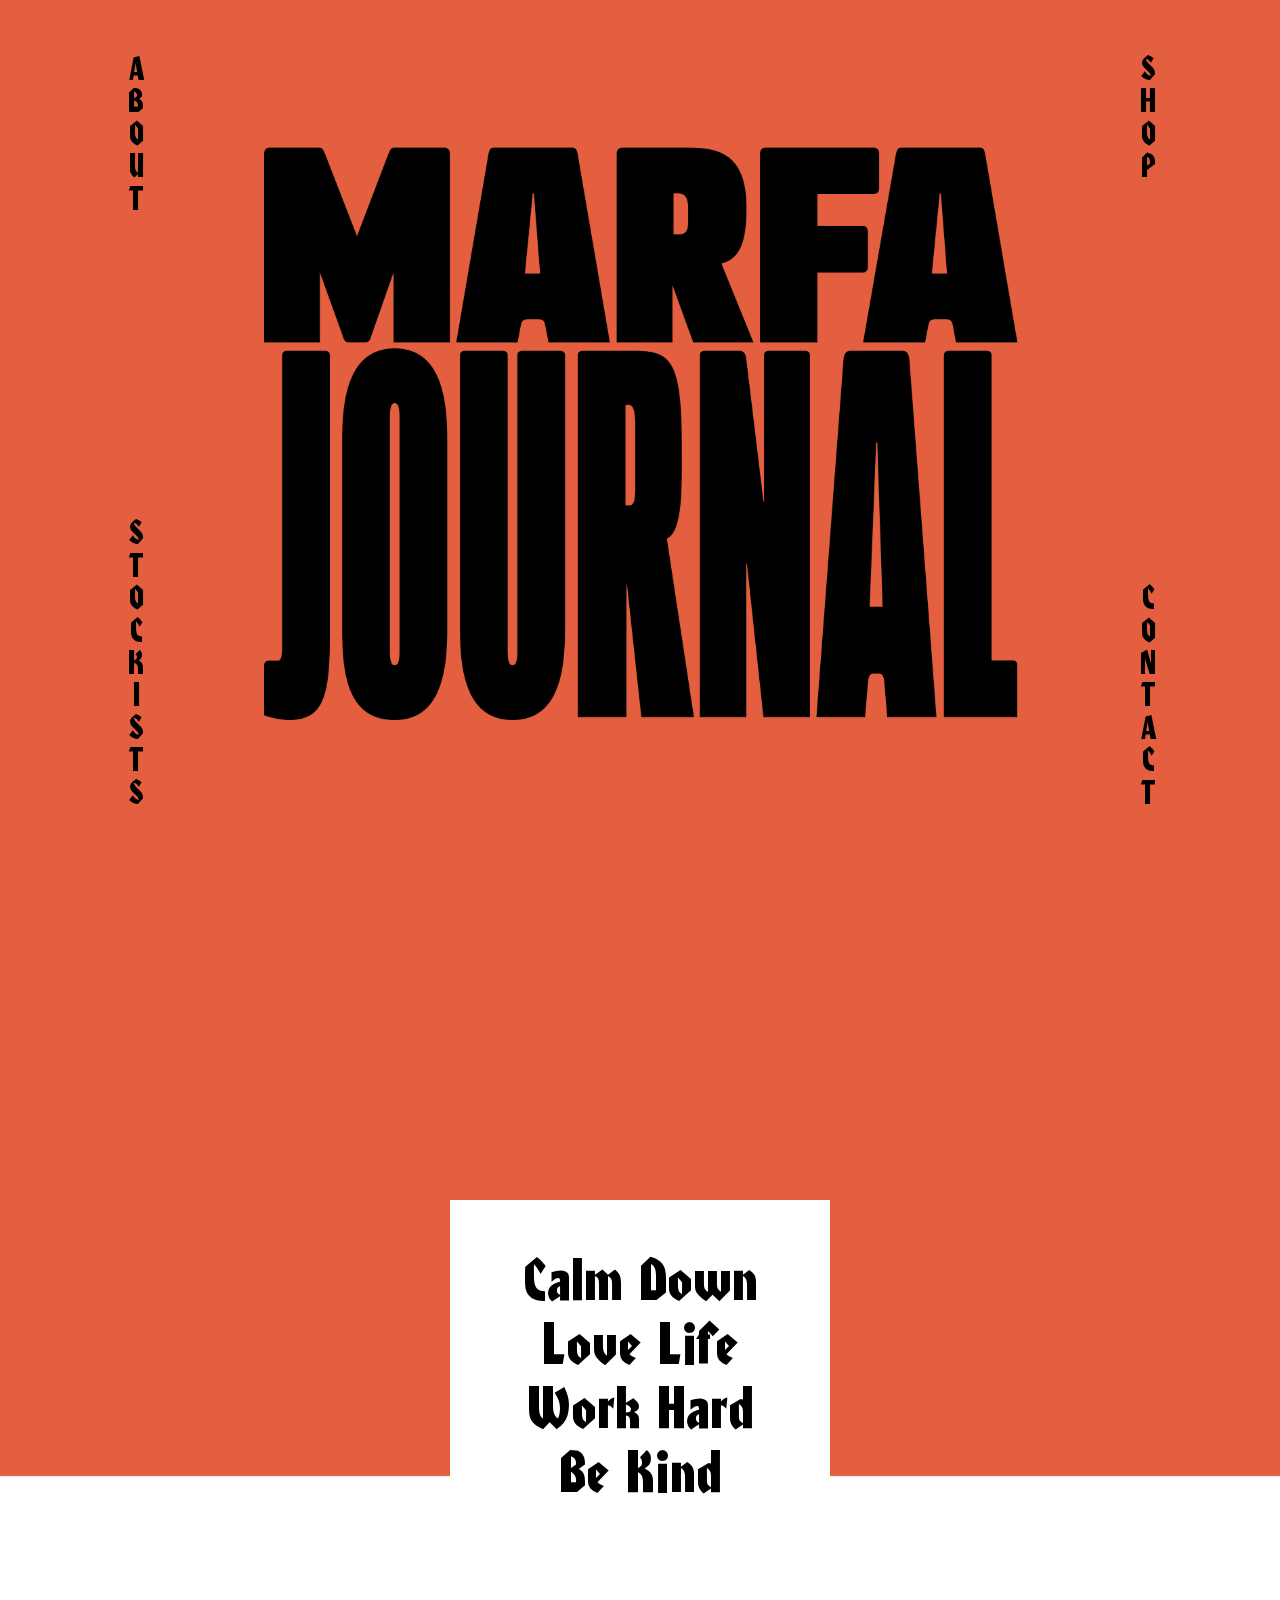
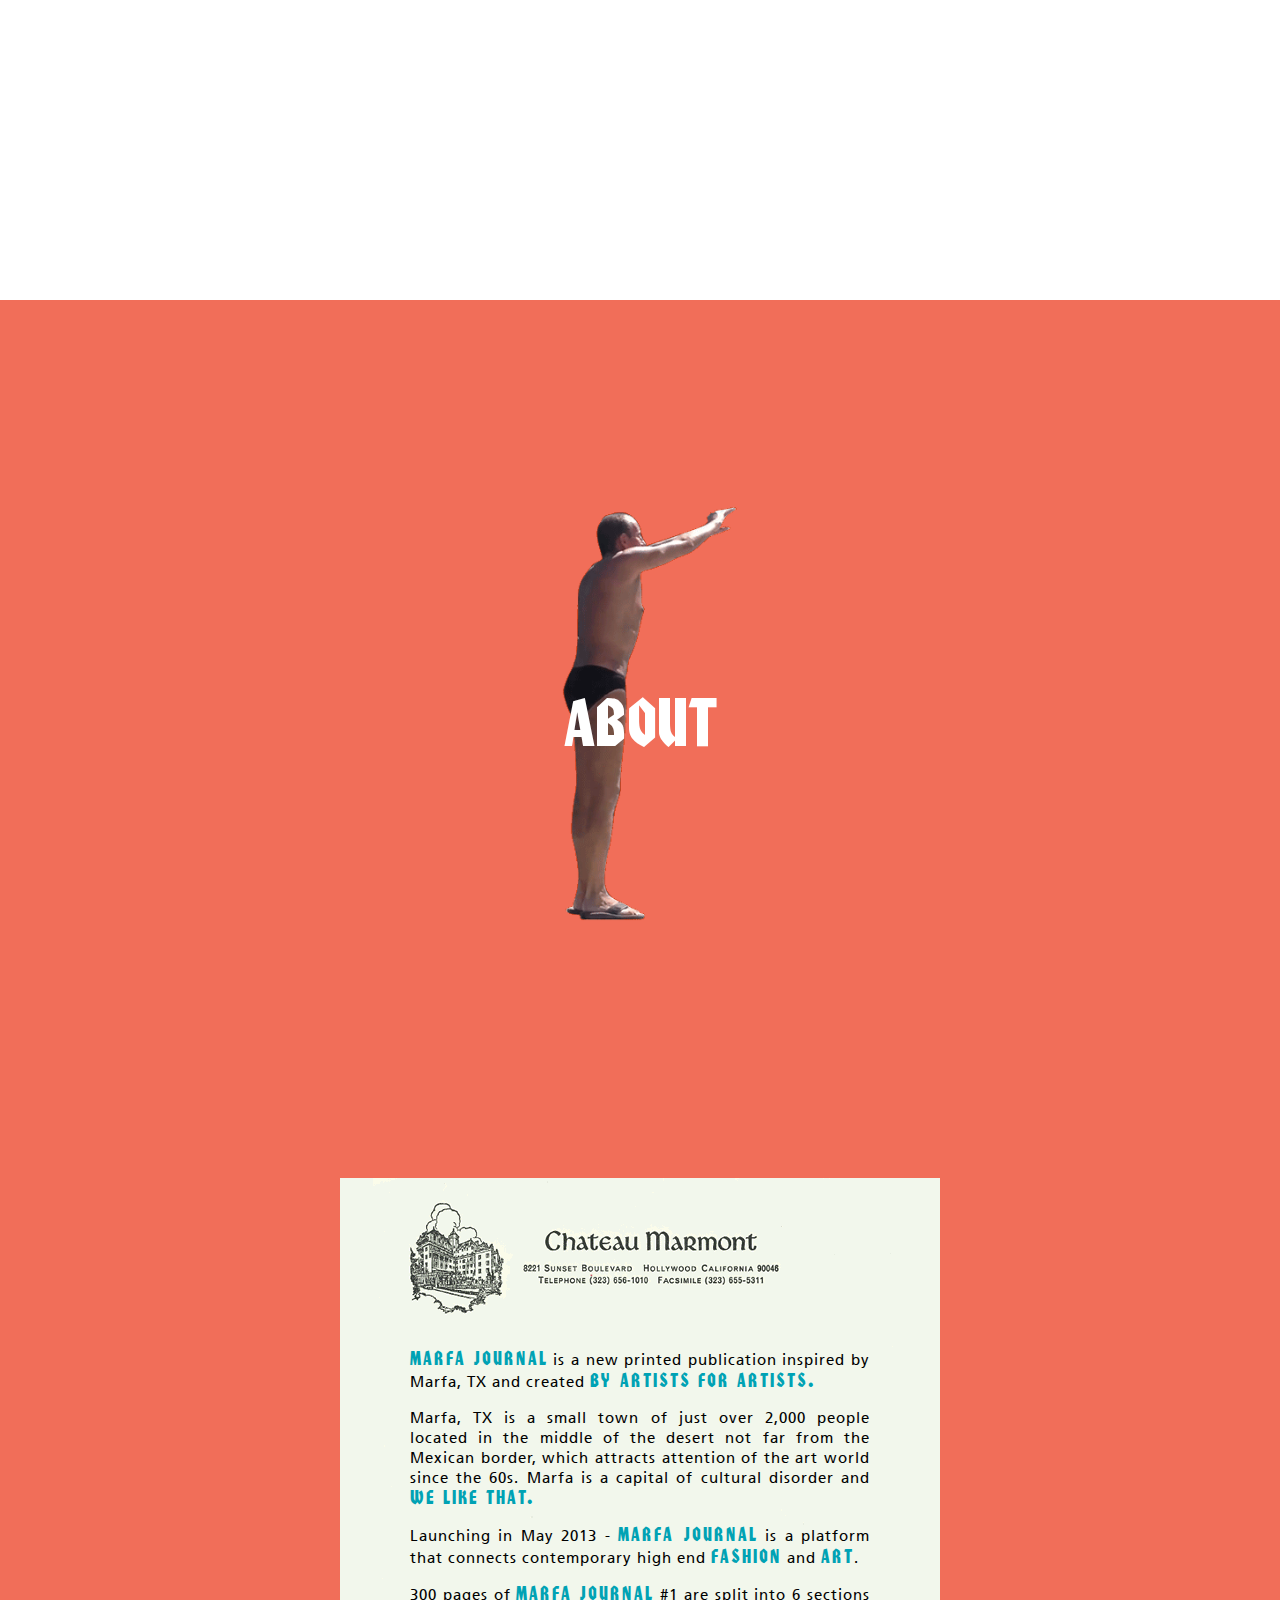
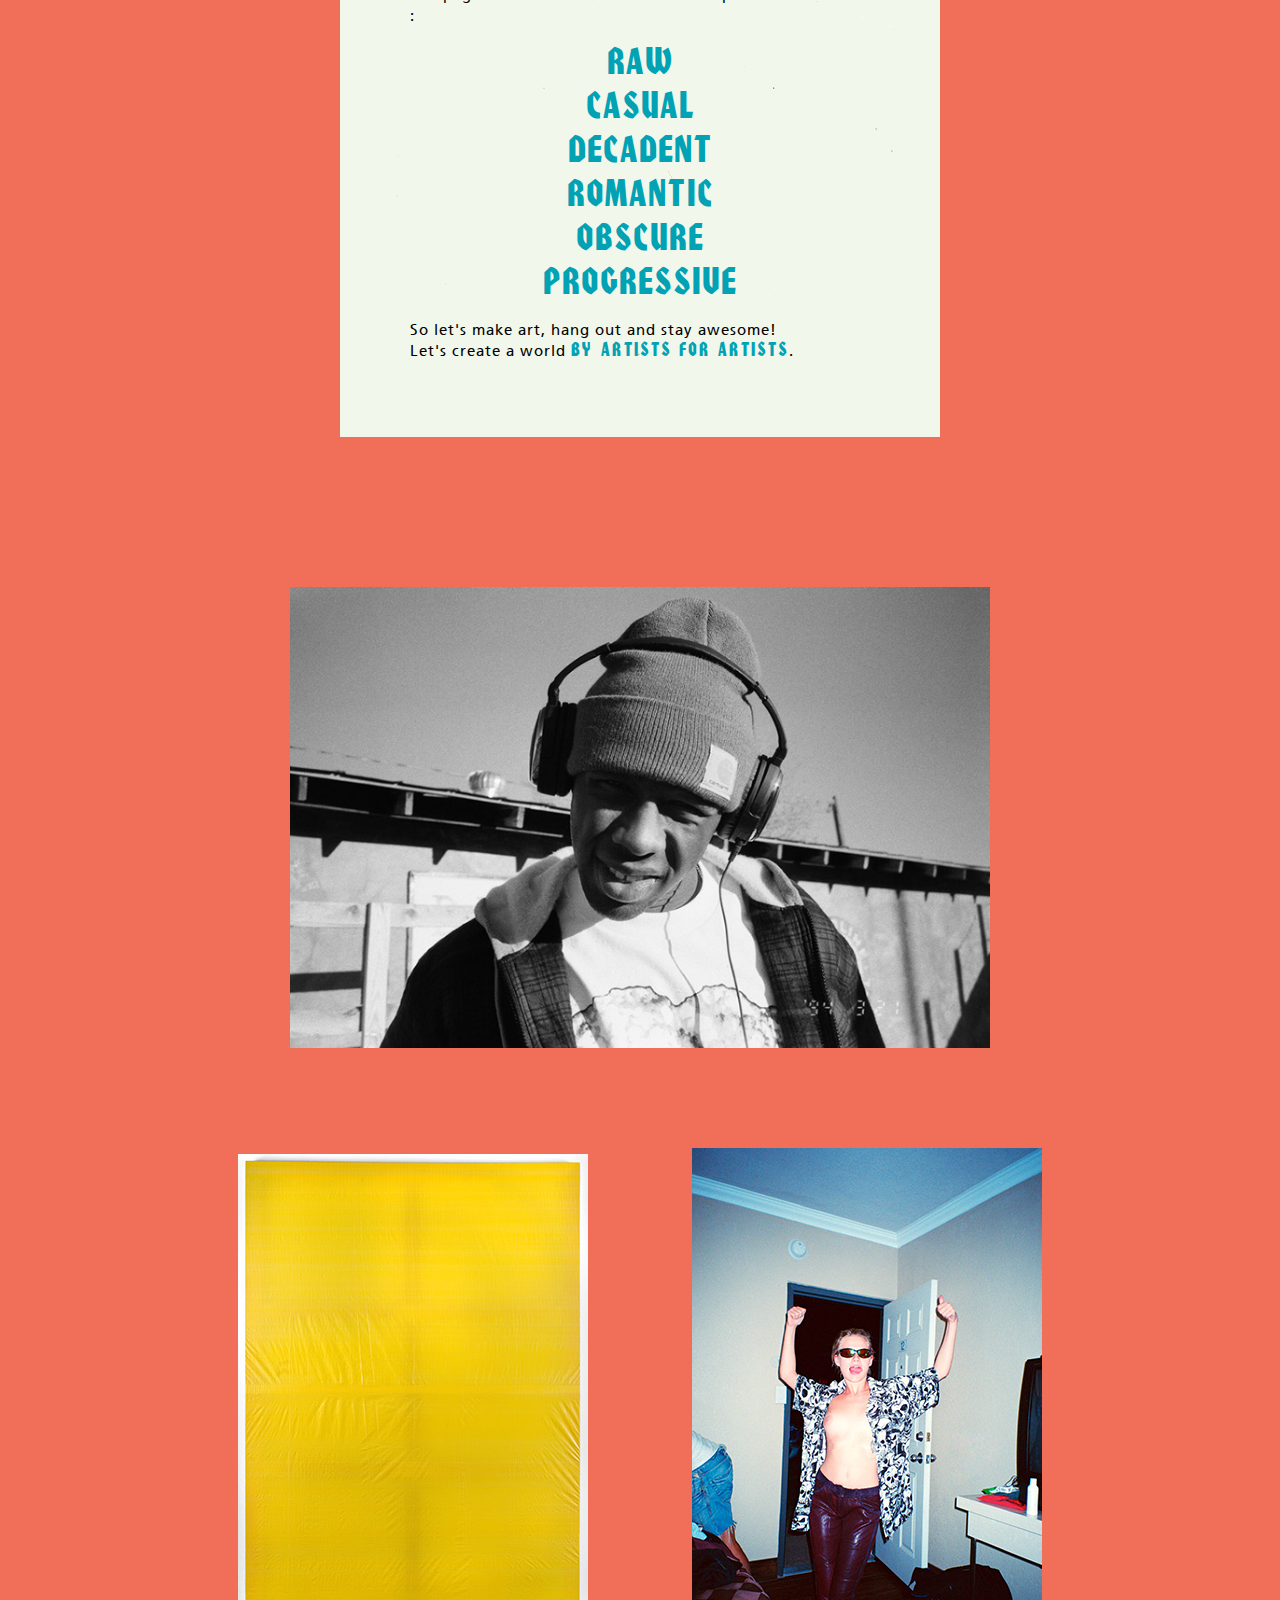
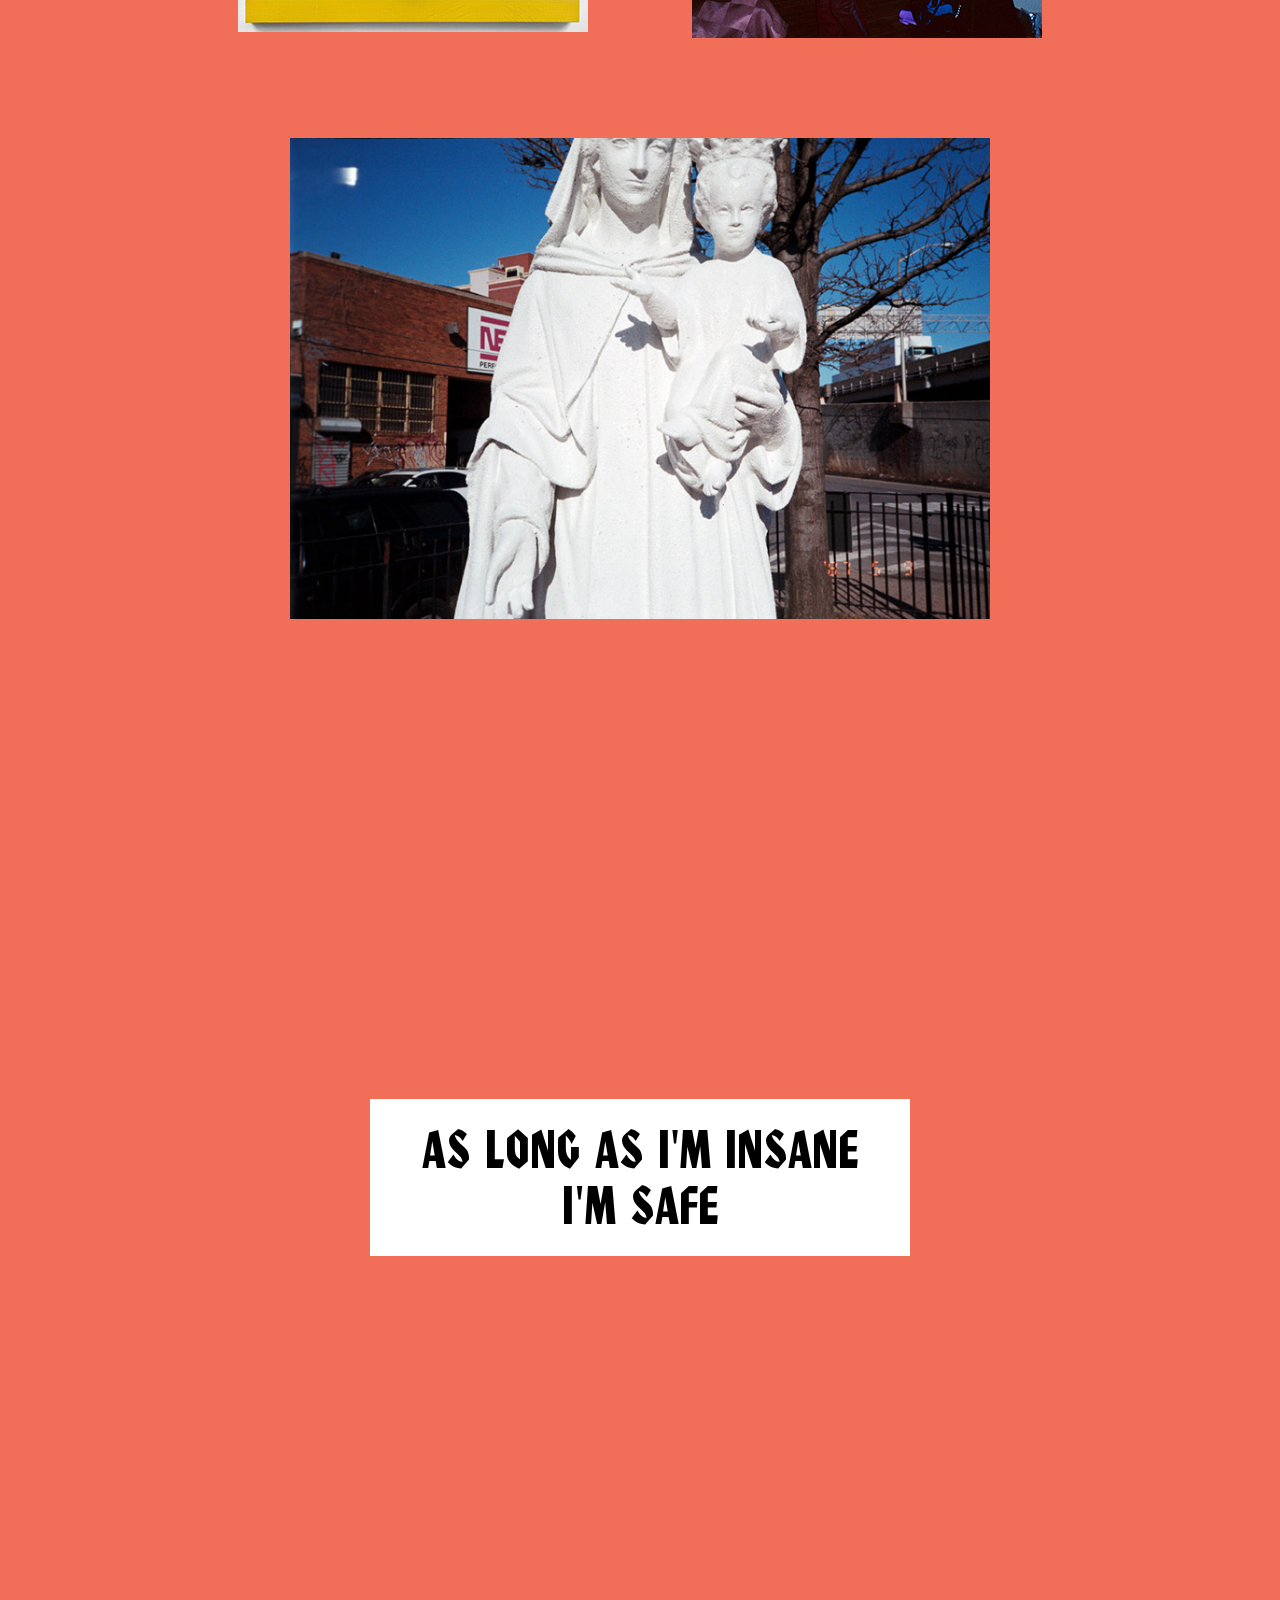
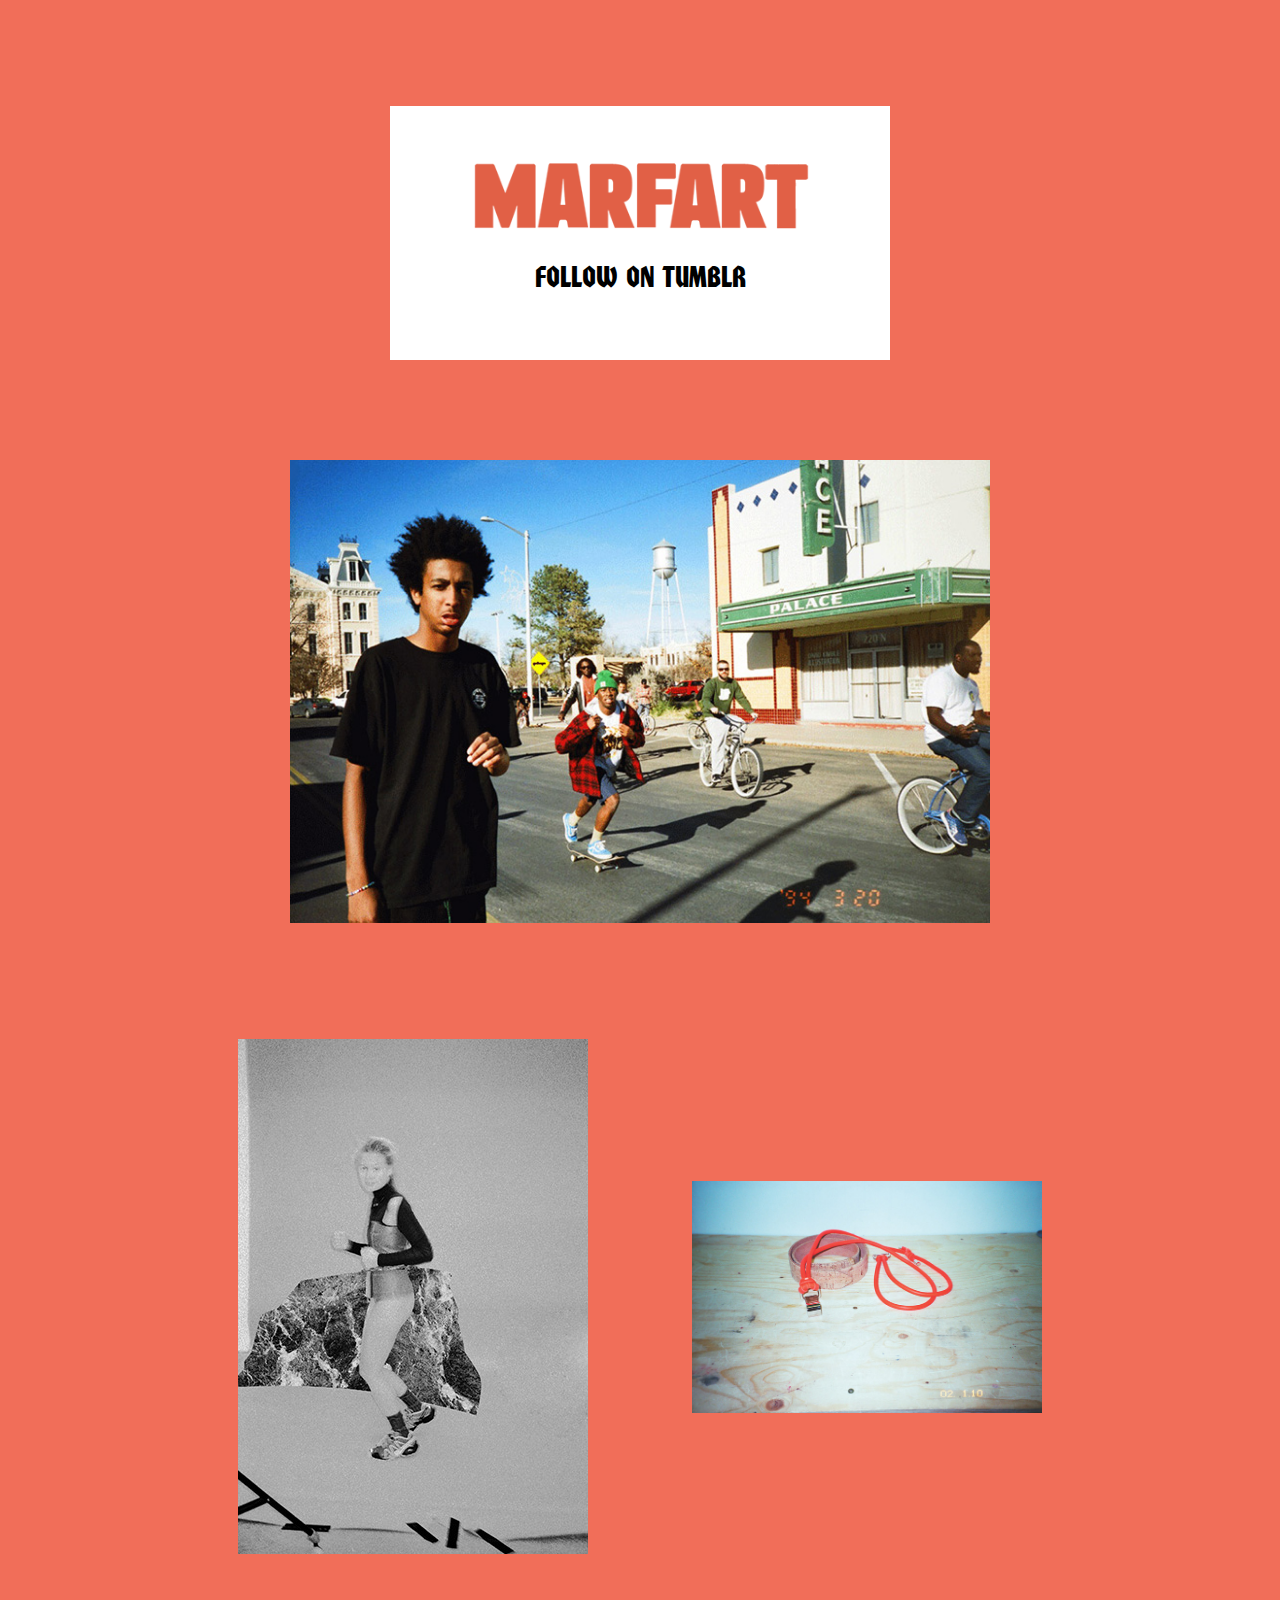
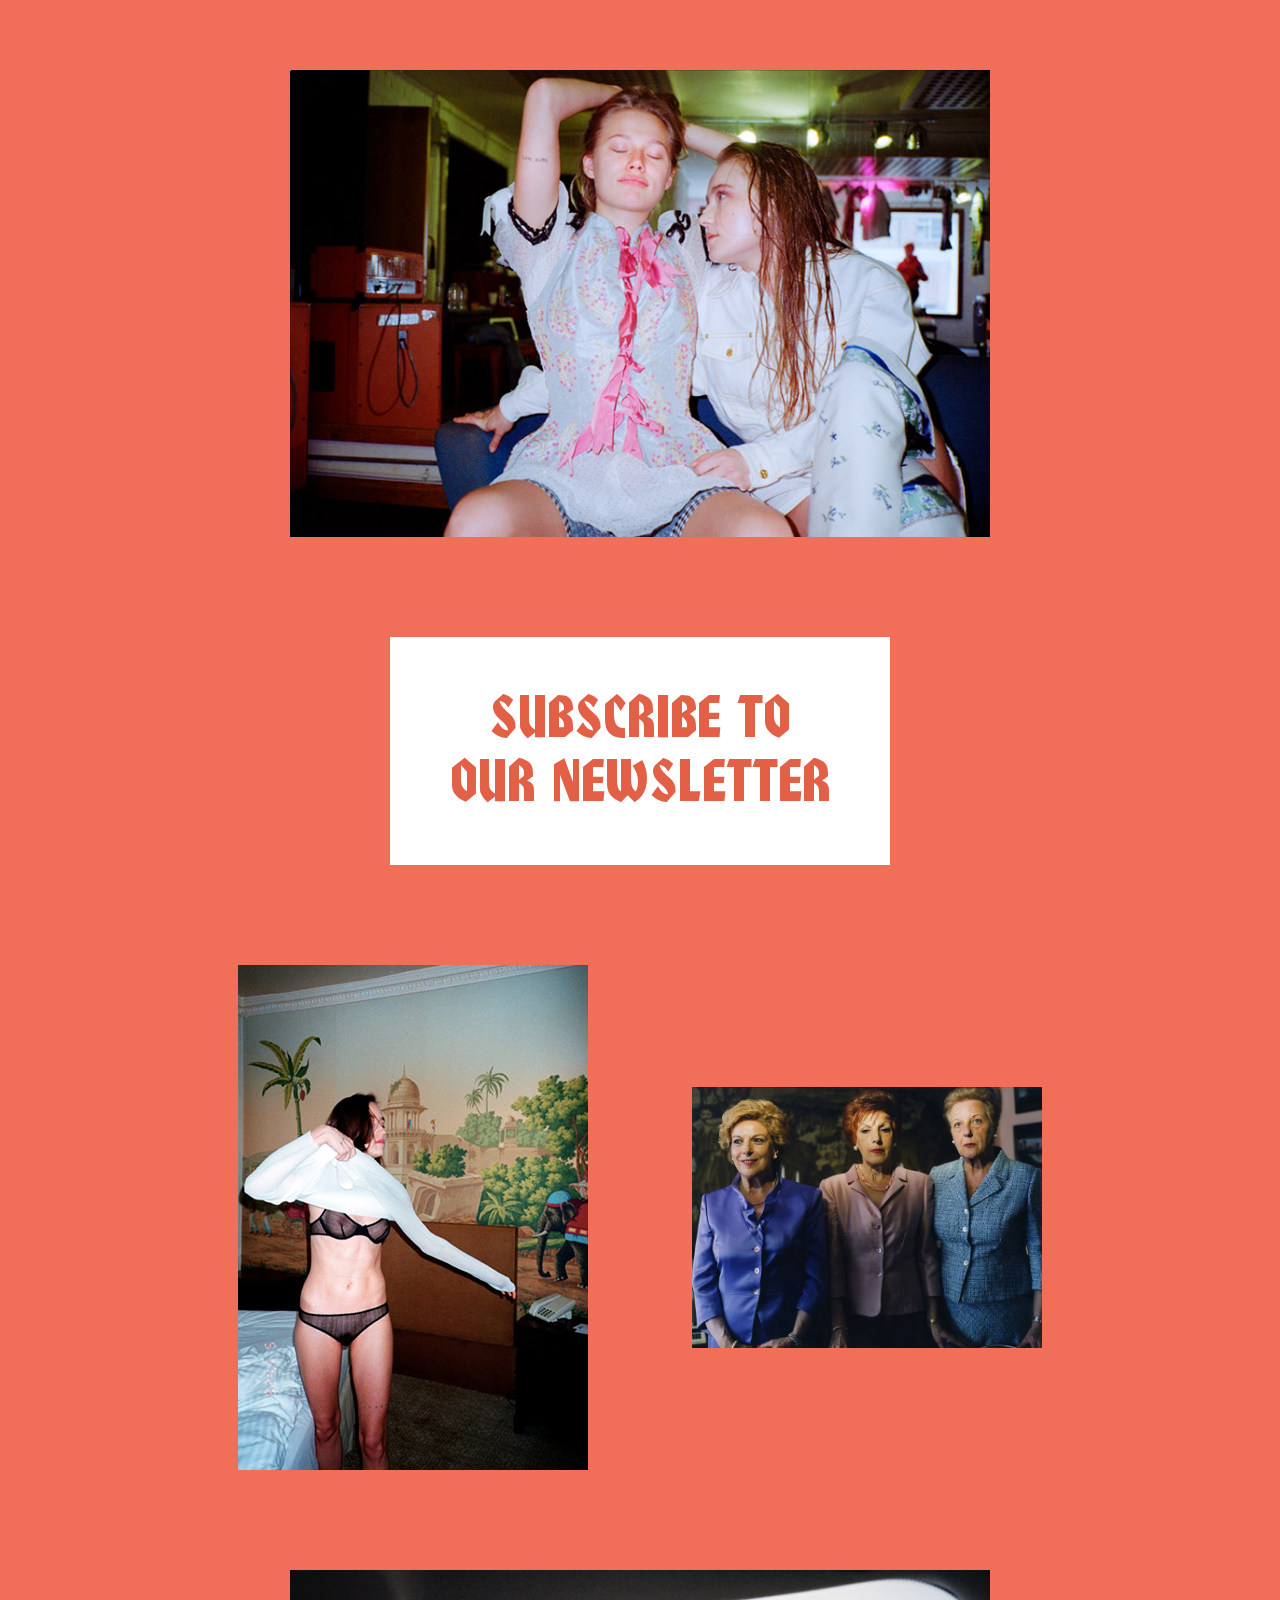
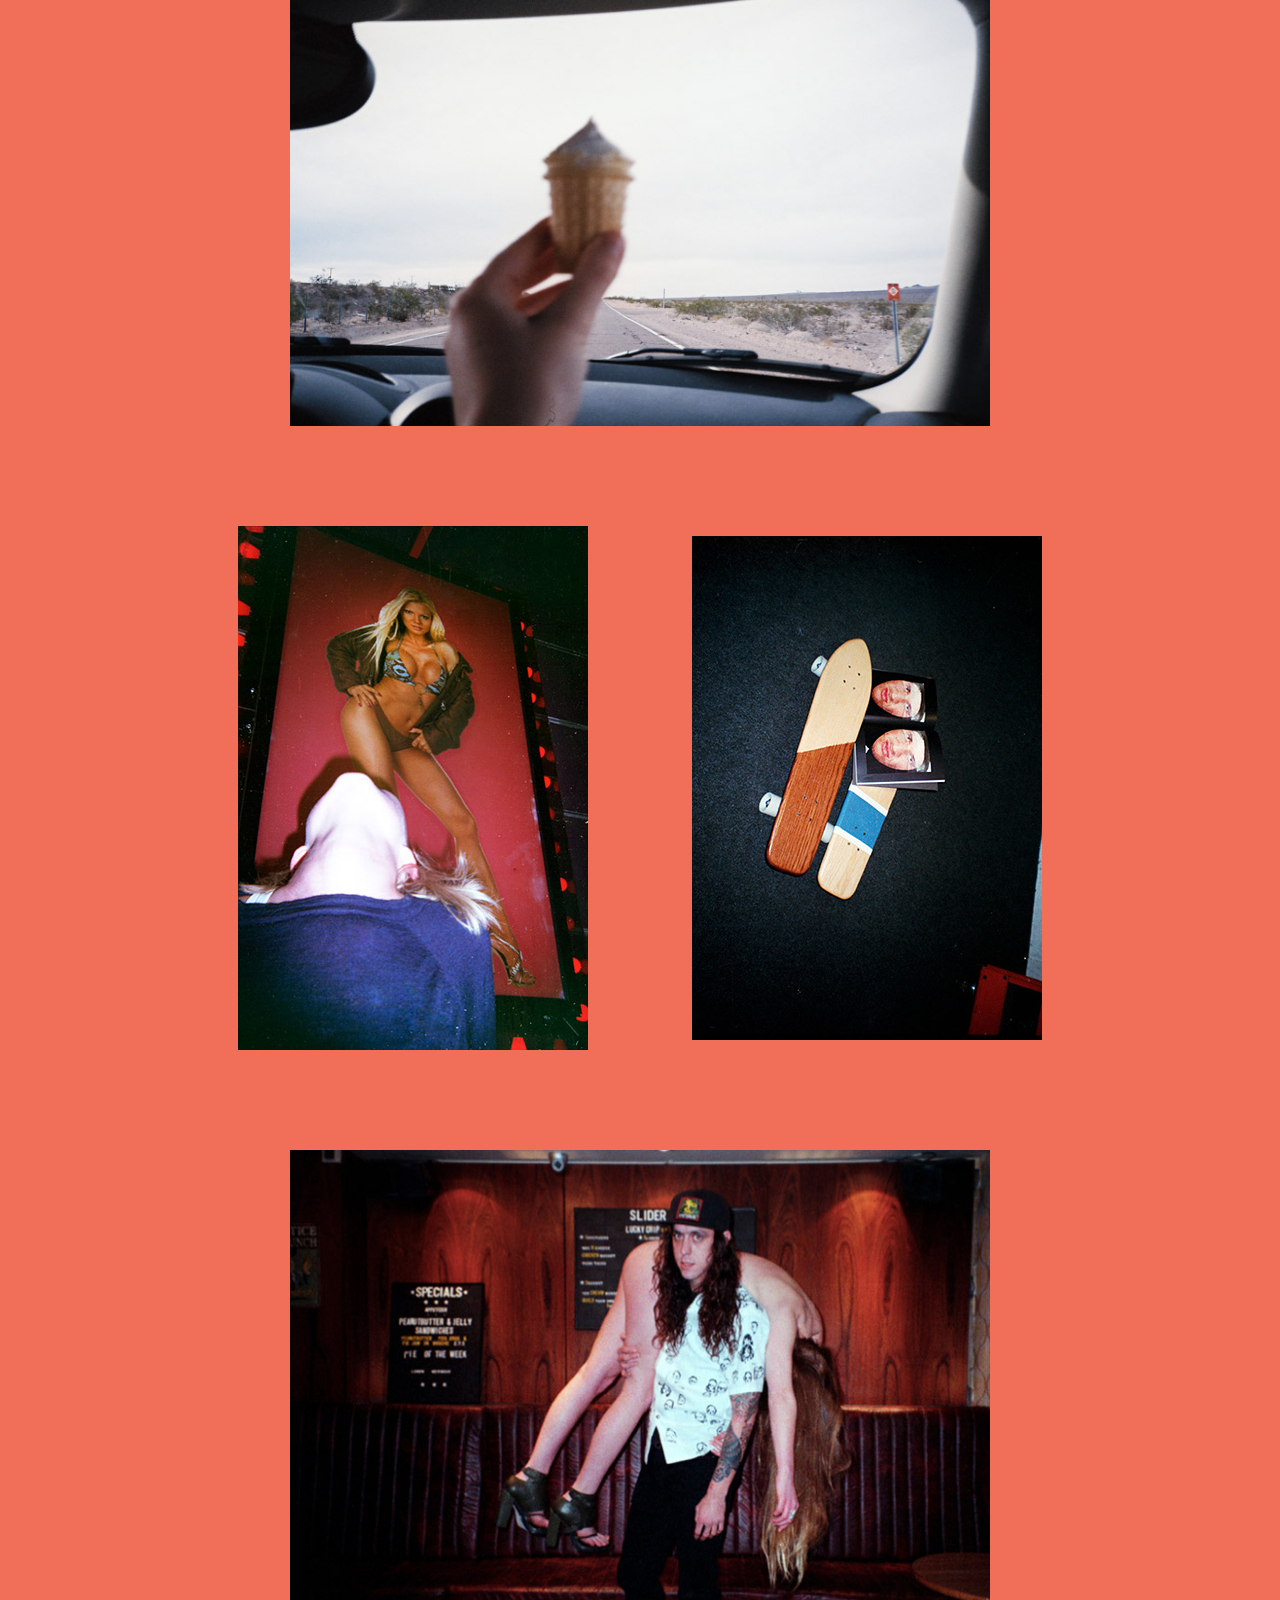
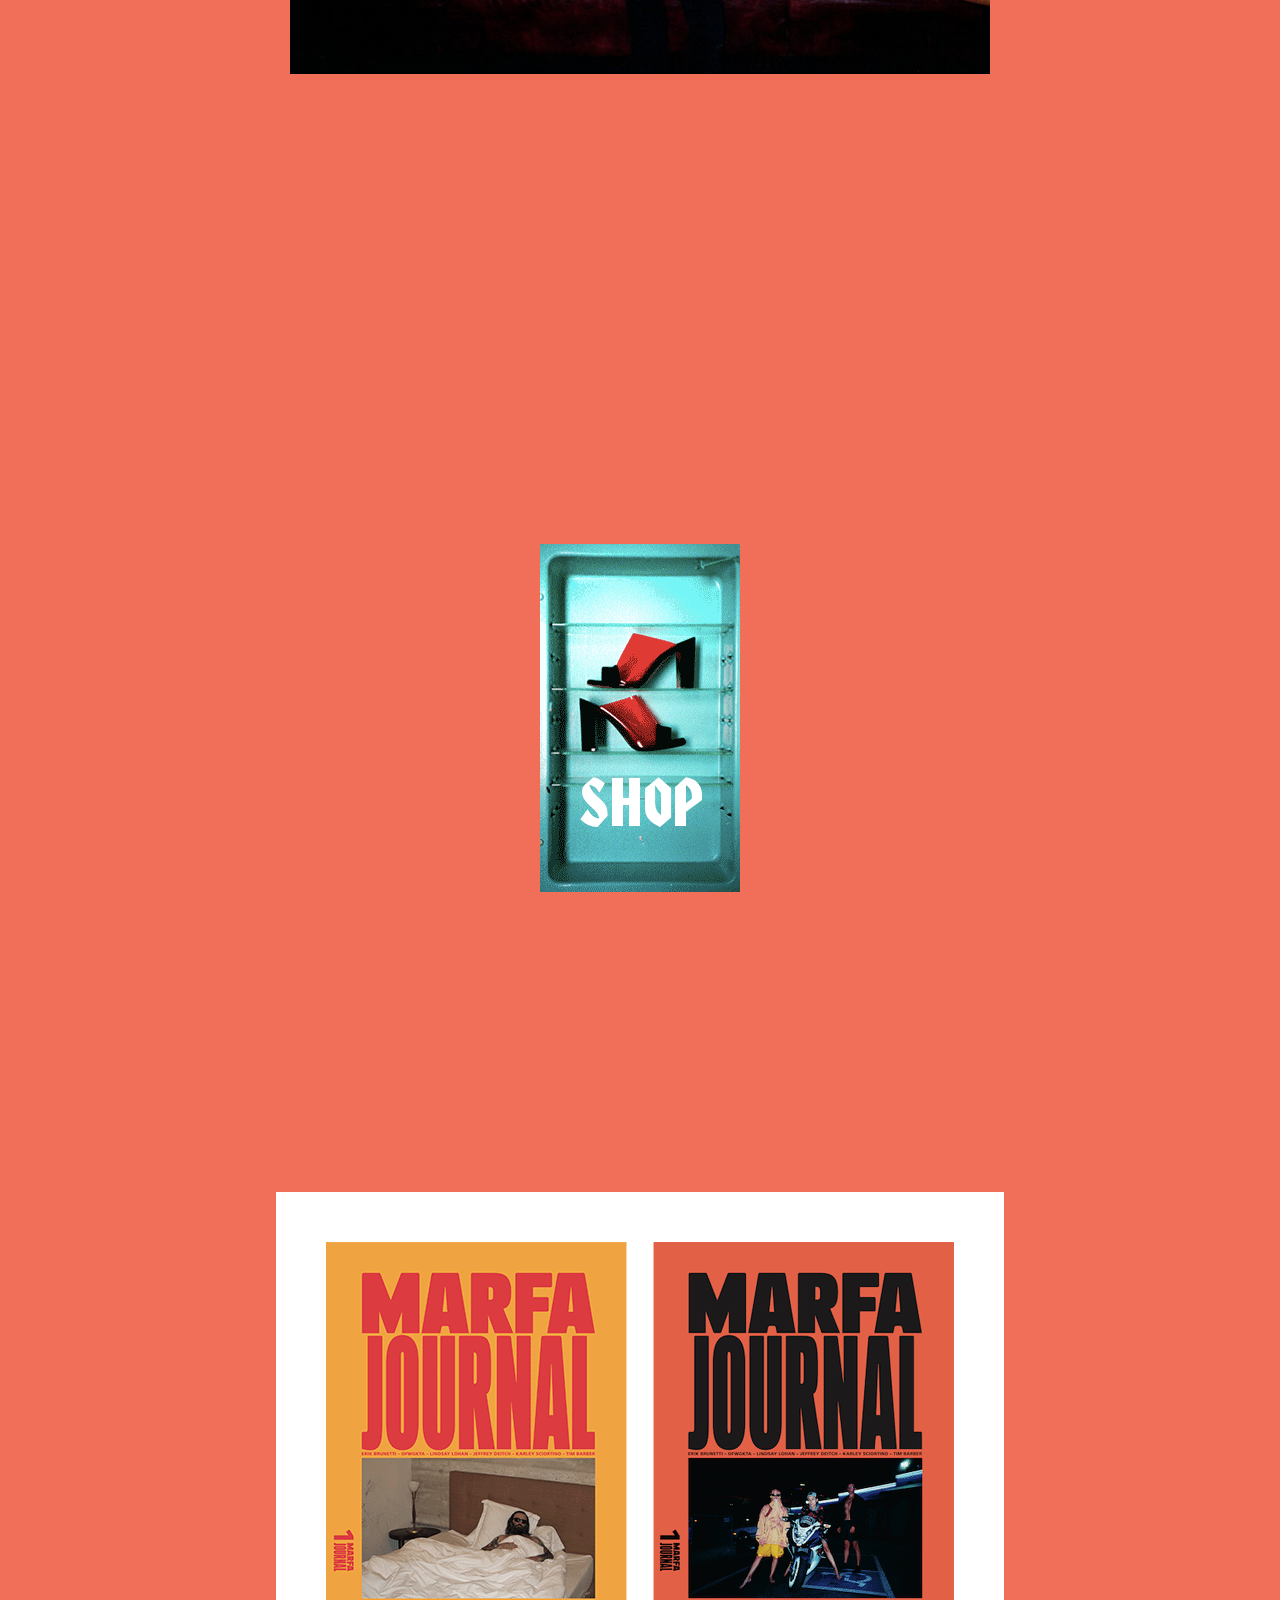
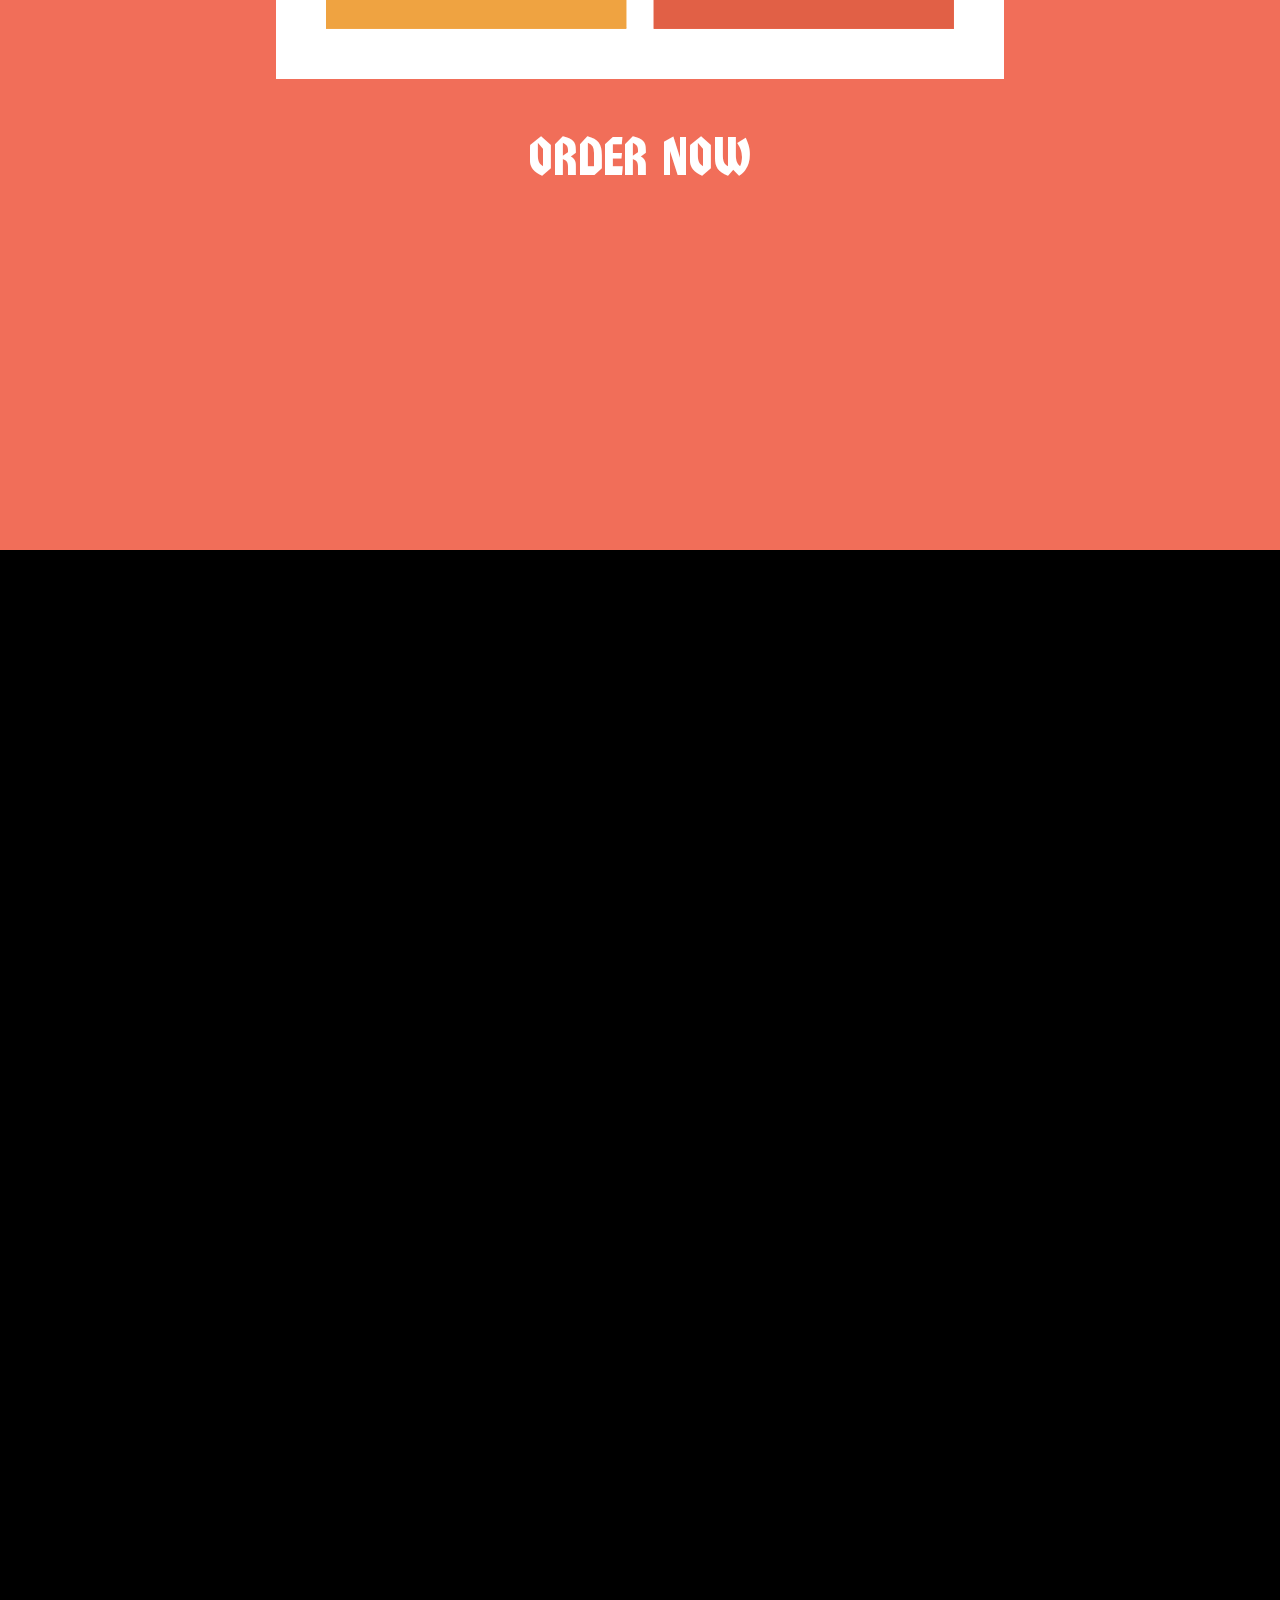
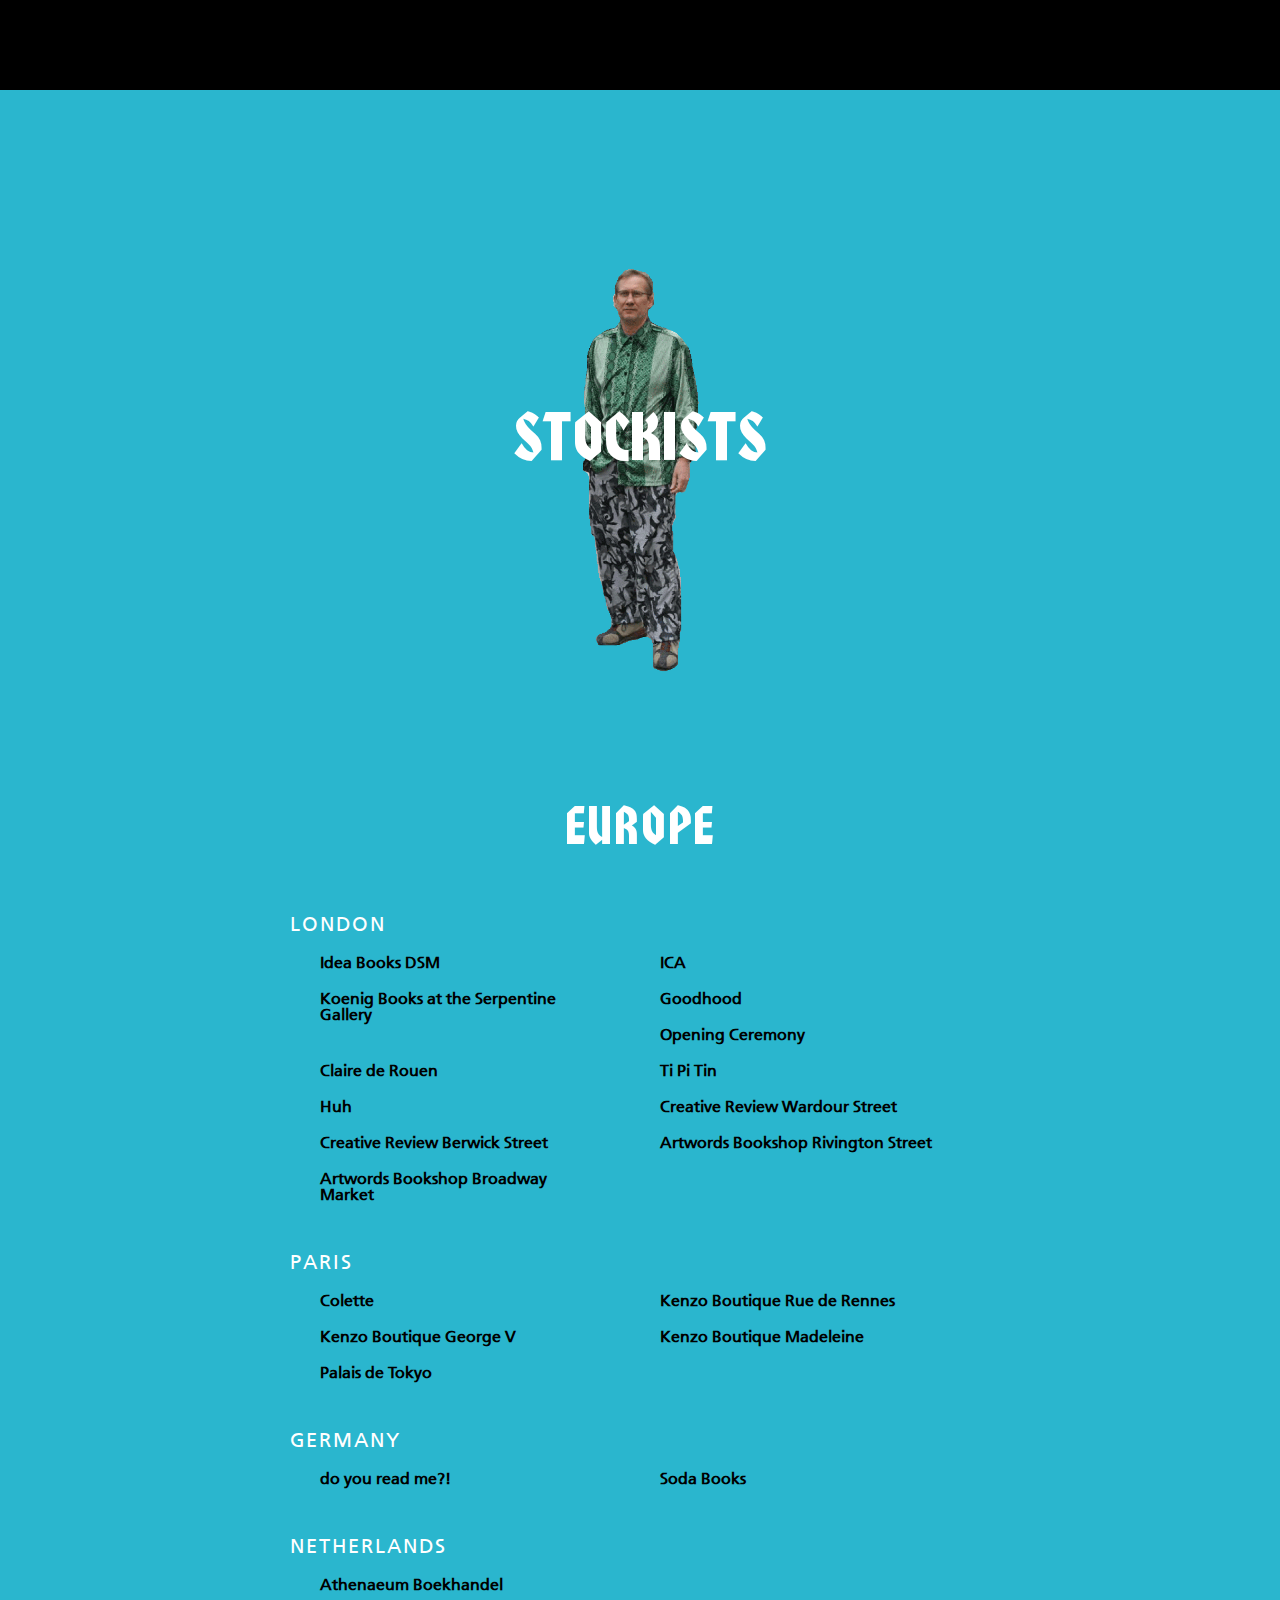
<file: issue-1/index.html>
<!DOCTYPE html>
<html class="no-js">
    <head>
        <meta charset="utf-8">
        <meta http-equiv="X-UA-Compatible" content="IE=edge,chrome=1">
        <title>MARFA JOURNAL</title>
        <meta name="description" content="">

        <link rel="stylesheet" href="css/normalize.min.css">
        <link rel="stylesheet" href="css/main.css">
        <link rel="stylesheet" href="stylesheets/marfa.css">
        <link rel="shortcut icon" href="/favicon.ico">

        <meta property="og:image" content="http://marfajournal.com/img/marfa.png"/>
        <meta property="og:description" content="MARFA JOURNAL is a new printed publication inspired by Marfa, TX and created BY ARTISTS FOR ARTISTS."/>

        <!--[if lt IE 9]>
            <script src="//html5shiv.googlecode.com/svn/trunk/html5.js"></script>
            <script>window.html5 || document.write('<script src="js/vendor/html5shiv.js"><\/script>')</script>
        <![endif]-->

        <script type="text/javascript">

          var _gaq = _gaq || [];
          _gaq.push(['_setAccount', 'UA-41343818-1']);
          _gaq.push(['_trackPageview']);

          (function() {
            var ga = document.createElement('script'); ga.type = 'text/javascript'; ga.async = true;
            ga.src = ('https:' == document.location.protocol ? 'https://ssl' : 'http://www') + '.google-analytics.com/ga.js';
            var s = document.getElementsByTagName('script')[0]; s.parentNode.insertBefore(ga, s);
          })();

        </script>
    </head>
    <body>

        <input type="radio" name="navSelect" id="AboutRadio" />
        <input type="radio" name="navSelect" id="StockistsRadio" />
        <input type="radio" name="navSelect" id="ShopRadio" />
        <input type="radio" name="navSelect" id="ContactRadio" />

        <nav>
            <ul>

                <li id="NavAbout">
                    <a href="#About">
                        About
                    </a>
                </li>
                <li id="NavStockists">
                    <a href="#Stockists">
                        Stockists
                    </a>
                </li>
                <li id="NavShop">
                    <a href="#Shop">
                        Shop
                    </a>
                </li>
                <li id="NavContact">
                    <a href="#Contact">
                        Contact
                    </a>
                </li>
                <li id="NavDaily">
                    <a href="#">Daily</a>
                </li>
            </ul>
        </nav>


        <!-- TOP LAYER -->
        <div class="Layer" id="Layer3">

            <aside id="IntroSection">
                <p class="TextBlock">
                    Calm Down<br/>
                    Love Life<br/>
                    Work Hard<br/>
                    Be Kind
                </p>
            </aside>

            <aside id="About">
                <h1>About</h1>
                <img src="img/aerobics.gif" id="Aerobics" />
                <div class="Chateau">
                    <div class="answer">
                        <div class="text">
                        <span class="question">MARFA JOURNAL</span> is a new printed publication inspired by Marfa, TX and created <span class="question">BY ARTISTS FOR ARTISTS.</span> </p>
                        <p>Marfa, TX is a small town of just over 2,000 people located in the middle of the desert not far from the Mexican border, which attracts attention of the art world since the 60s. Marfa is a capital of cultural disorder and <span class="question">WE LIKE THAT.</span></p>
                        <p>Launching in May 2013 - <span class="question">MARFA JOURNAL</span> is a platform that connects contemporary high end <span class="question">FASHION</span> and <span class="question">ART</span>.</p>
                        <p>300 pages of <span class="question">MARFA JOURNAL</span> #1 are split into 6 sections :</p>
                        <span class="question" style="font-size:40px">
                        <p class="big">
                          RAW<br />
                          CASUAL<br />
                          DECADENT<br />
                          ROMANTIC<br />
                          OBSCURE<br />
                          PROGRESSIVE</p>
                          </span>
                        <p>So let's make art, hang out and stay awesome!<br />
                          Let's create a world <span class="question">BY ARTISTS FOR ARTISTS</span>.</p>
                        </div>
                    </div>
                </div>
                <div class="Images">
                    <img src="img/photos/01.jpg" class="horz" />
                    <br/>
                    <img src="img/photos/04.jpg" />
                    <img src="img/photos/05.jpg" />
                    <br/>
                    <img src="img/photos/03.jpg" class="horz"  />
                    
                    <br/>
                    <div class="TextBlock" id="Insane">
                        As long as I'm Insane<br/>
                        I'm safe
                    </div>

                    <div class="TextBlock Newsletter" id="Marfart">
                        <a href="http://marfart.tumblr.com" target="_blank"><img src='img/marfart.png'/> <small>Follow on Tumblr</small></a>
                    </div>

                    <img src="img/photos/18.jpg" class="horz" />
                    <br/>
                    
                    <br/>
                    <img src="img/photos/06.jpg" />
                    <img src="img/photos/08.jpg" />
                    <br/>

                    <br/>
                    <img src="img/photos/11.jpg" class="horz"  />

                    <div class="TextBlock Newsletter" id='NewsletterText'>
                        <a href="http://eepurl.com/zDJAv" target="_blank">Subscribe to our Newsletter</a>
                    </div>

                    <img src="img/photos/17.jpg" />
                    <img src="img/photos/15.jpg" />
                    <br/>
                    <img src="img/photos/10.jpg" class="horz" />
                    <br/>
                    <img src="img/photos/16.jpg" />
                    <img src="img/photos/14.jpg" />
                    <br/>
                    <img src="img/photos/19.jpg" class="horz" />

                </div>
            </aside>

            <aside id="Shop">
                <h1>Shop</h1>
                
                <img src="img/cabine.gif" id="ShopGif" />
                <a href="http://newdistributionhouse.com/collections/vendors?q=Marfa+Journal">  
                    <img src="img/covers.png" id="Covers" />
                </a>
                <h2><a href="http://newdistributionhouse.com/collections/vendors?q=Marfa+Journal" target="_blank">Order Now</a></h2>
            </aside>

            <aside id="Stockists">
                <h1>Stockists</h1>
                <img src="img/robez.gif" id="StockistsGif" />



                <ul id="StockistsList">
                    <li><label for="EuropeOp">Europe</label>
                        <header>London</header>
                        <ul>
                            
                            <li>
                            <a href="http://london.doverstreetmarket.com/" target="_blank">Idea Books DSM</a>
                            <div class="info">
                                17-18 Dover St, London W1S 4LT
                            </div>
                            </li>
                            <li>
                            <a href="http://www.ica.org.uk/" target="_blank">ICA</a>
                            <div class="info">
                                The Mall, London, SW1Y 5AHS
                            </div>
                            </li>
                            <li>
                            <a href="http://www.serpentinegallery.org/" target="_blank">
                                Koenig Books at the Serpentine Gallery
                            </a>
                              <div class="info">
                                Kensington Gardens, London, W2 3XA
                                </div>
                            </li>
                            <li>
                            <a href="http://goodhoodstore.com/" target="_blank">Goodhood</a>
                            <div class="info">
                                41 Coronet St, London, N1 6HD
                            </div>
                            </li>
                            <li>
                            <a href="http://www.openingceremony.us/" target="_blank">Opening Ceremony</a>
                            <div class="info">
                                35 King St, London, WC2E 8JG
                            </div>
                            </li>
                            <li>
                            <a href="http://www.clairederouenbooks.com/" target="_blank">Claire de Rouen</a>
                            <div class="info">
                                125 Charing Cross Rd, London, London, WC2H 0EW
                            </div>
                            </li>
                            <li>
                            <a href="http://www.tipitin.com/" target="_blank">Ti Pi Tin</a>
                            <div class="info">
                                47 Stoke Newington High St, London, N16 8EL
                            </div>
                            </li>
                            <li>
                            <a href="http://store.huhmagazine.co.uk/" target="_blank">Huh</a>
                            <div class="info">
                                56 Stoke Newington Rd, London, N16 7XB
                            </div>
                            </li>
                            <li>
                            <span>Creative Review Wardour Street</span>
                            <div class="info">
                                TBC 
                            </div>
                            </li>
                            <li>
                            <span>Creative Review Berwick Street</span>
                            <div class="info">
                                TBC 
                            </div>
                            </li>
                            <li>
                            <a href="http://www.artwords.co.uk/" target="_blank">Artwords Bookshop Rivington Street</a>
                            <div class="info">
                                69 Rivington Street London EC2A 3AY
                            </div>
                            </li>
                            <li>
                            <a href="http://www.artwords.co.uk/" target="_blank">Artwords Bookshop Broadway Market</a>
                            <div class="info">
                                20-22 Broadway Market
                            London E8 4QJ
                            </div>
                            </li>
                        </ul>
                        <header>Paris</header>
                        <ul>
                            <li>
                            <a href="http://www.colette.fr/" target="_blank">Colette</a>
                            <div class="info">
                                213 Rue Saint-Honoré 75001 Paris
                            </div>
                            </li>
                            <li>
                            <a href="https://www.kenzo.com/" target="_blank">Kenzo Boutique Rue de Rennes</a>
                            <div class="info">
                                60-62 Rue de Rennes 75006 Paris
                            </div>
                            </li>
                            <li>
                            <a href="https://www.kenzo.com/" target="_blank">Kenzo  Boutique George V</a>
                            <div class="info">
                                51 Avenue George V 75008 Paris
                            </div>
                            </li>
                            <li>
                            <a href="https://www.kenzo.com/" target="_blank">Kenzo Boutique Madeleine</a>
                            <div class="info">
                                27 Boulevard de la Madeleine 75008 Paris
                            </div>
                            </li>
                            <li>
                            <a href="http://www.palaisdetokyo.com/" target="_blank">Palais de Tokyo</a>
                            <div class="info">
                                13 Avenue du Président Wilson 75116 Paris
                            </div>
                            </li>
                        </ul>
                        <header>Germany</header>
                        <ul>
                            <li>
                            <a href="http://www.doyoureadme.de/" target="_blank">do you read me?!</a>
                            <div class="info">
                                 Auguststrasse 28, 10117 Berlin-Mitte
                            </div>
                            </li>
                            <li>
                            <a href="http://www.sodabooks.com/index.php/" target="_blank">Soda Books</a>
                            </li>
                        </ul>
                        <header>Netherlands</header>
                        <ul>
                            <li>
                            <a href="http://www.athenaeum.nl/" target="_blank">Athenaeum Boekhandel</a>
                            <div class="info">
                                 Spui 14-16 Amsterdam, 1012 XA
                            </div>
                            </li>
                        </ul>
                        <header>Slovakia</header>
                        <ul>
                            <li>
                            <a href="http://www.slavicadizajn.sk/" target="_blank">slavica</a>
                            <div class="info">
                                 4.poschodie obchodného domu Dunaj, Nedbalova 3 81101 Bratislava
                            </div>
                            </li>
                        </ul>
                        <header>Estonia</header>
                        <ul>
                            <li>
                            <a href="http://www.sfaar.ee/" target="_blank">SVAR</a>
                            <div class="info">
                                 Mere pst. 6E, Tallinn
                            </div>
                            </li>
                        </ul>
                    </li>
                    <li><label for="NorthAmOp">North America</label>
                        <header>USA</header>
                        <ul>
                            
                            <li>
                            <a href="http://newdistributionhouse.com/products/marfa-journal-01" target="_blank">New Distribution House</a>
                            </li>
                        </ul>
                        <header>Canada</header>
                        <ul>
                            
                            <li>
                            <a href="http://newdistributionhouse.com/products/marfa-journal-01" target="_blank">New Distribution House</a>
                            </li>
                        </ul>
                    </li>
                    <li><label for="NorthAmOp">Australia</label>
                        <header>&#x270C;</header>
                        <ul>
                            <li>
                            <a href="http://www.magnation.com/index.php?do=storeLocation" target="_blank">mag nation</a>
                            <div class="info">
                                88 Elizabeth St, Melbourne, Victoria 3000
                            </div>
                            </li>
                        </ul>
                    </li>
                    <li><label for="NorthAmOp">Japan</label>
                        <header>&#x2744;</header>
                        <ul>
                            <li>
                            <a href="http://www.bonjour.jp/shops/" target="_blank">bonjour records</a>
                            <div class="info">
                                24-1, Sarugaku-cho, Shibuya-ku, Tokyo, Japan
                            </div>
                            </li>
                            <li>
                            <a href="http://www.standardbookstore.com/" target="_blank">Standard Bookstore</a>
                            <div class="info">
                                Osaka 2-2-12 Nishi, Christa Grand Building 1F BF
                            </div>
                            </li>
                        </ul>
                    </li>
                </ul>



            </aside>

            <aside id="Contact">
                <h1>Contact</h1>
                <img src="img/dancer.gif" id="Dancer" />
                <div class="Text">
                    <p>
                        <a href="mailto:contact@marfajournal.com">contact@marfajournal.com</a>
                        <br/><br/>
                        <small>(+44) 79 0820 6389</small>
                    </p>
                    <p>
                        <img src="img/madchen.jpg" />
                    </p>
                    <p class="Website">Website by <a href="http://andrevv.com">Andrew McCarthy</a></p>
                </div>
            </aside>

        </div>

        <!-- MIDDLE LAYER -->
        <div class="Layer" id="Layer2">

            <aside id="Marfa" data-rel="AboutRadio" data-section="About">

            </aside>

            <aside id="Marfa2" data-rel="ShopRadio" data-section="Shop">

            </aside>

            <aside id="Marfa3" data-rel="StockistsRadio" data-section="Stockists">

            </aside>

            <aside id="Marfa4" data-rel="ContactRadio" data-section="Contact">

            </aside>

        </div>

        <!-- BOTTOM LAYER -->
        <div class="Layer" id="Layer1">
        
            <aside class="BgImage" id="Intro"></aside>
            <aside class="BgImage" id="Red"></aside>
            <aside class="BgImage" id="Bra"></aside>
            <aside class="BgImage" id="Caught"></aside>
            <aside class="BgImage" id="Linds"></aside>
            <aside class="BgImage" id="White"></aside>
            <aside class="BgImage" id="Madchen"></aside>            

        </div>
        
        

        <script src="http://ajax.googleapis.com/ajax/libs/jquery/1.9.1/jquery.min.js"></script>
        <script>window.jQuery || document.write('<script src="js/vendor/jquery-1.9.1.min.js"><\/script>')</script>

        <script src="js/main.js"></script>
    </body>
</html>
</file>
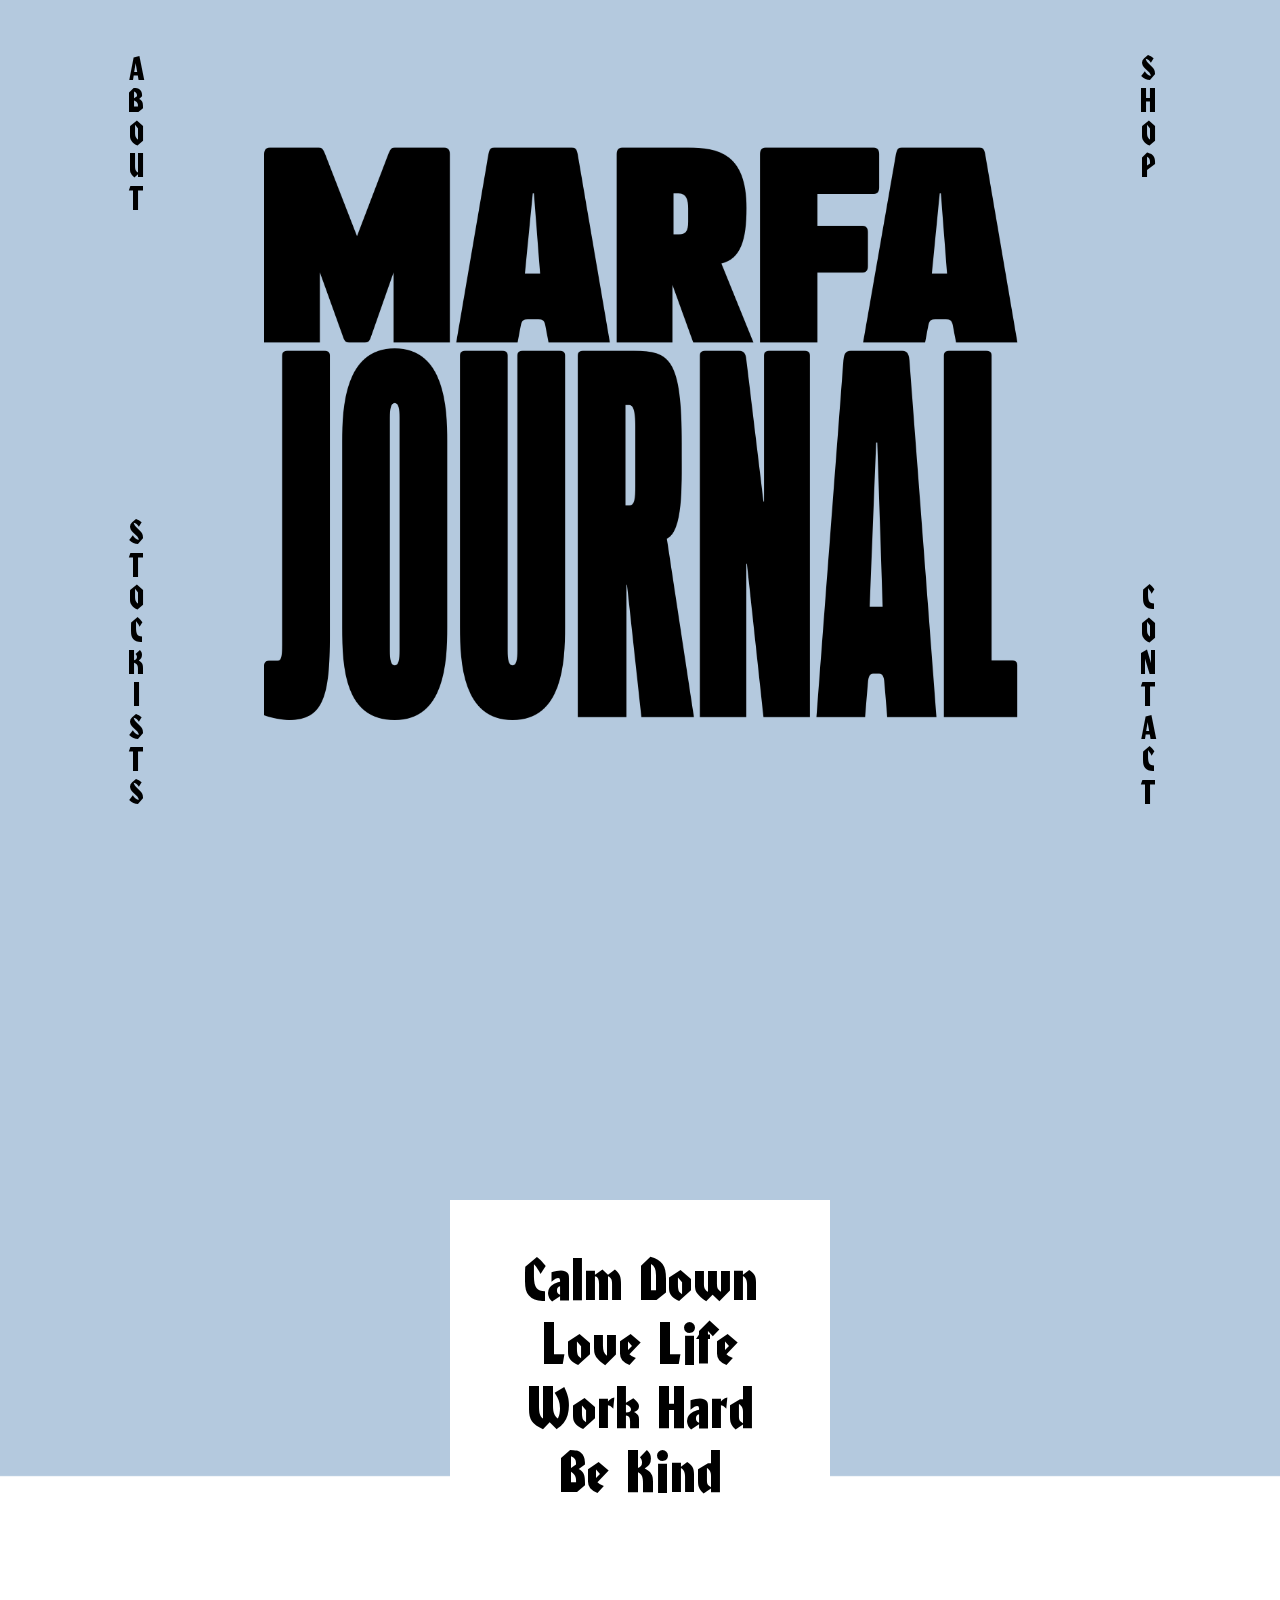
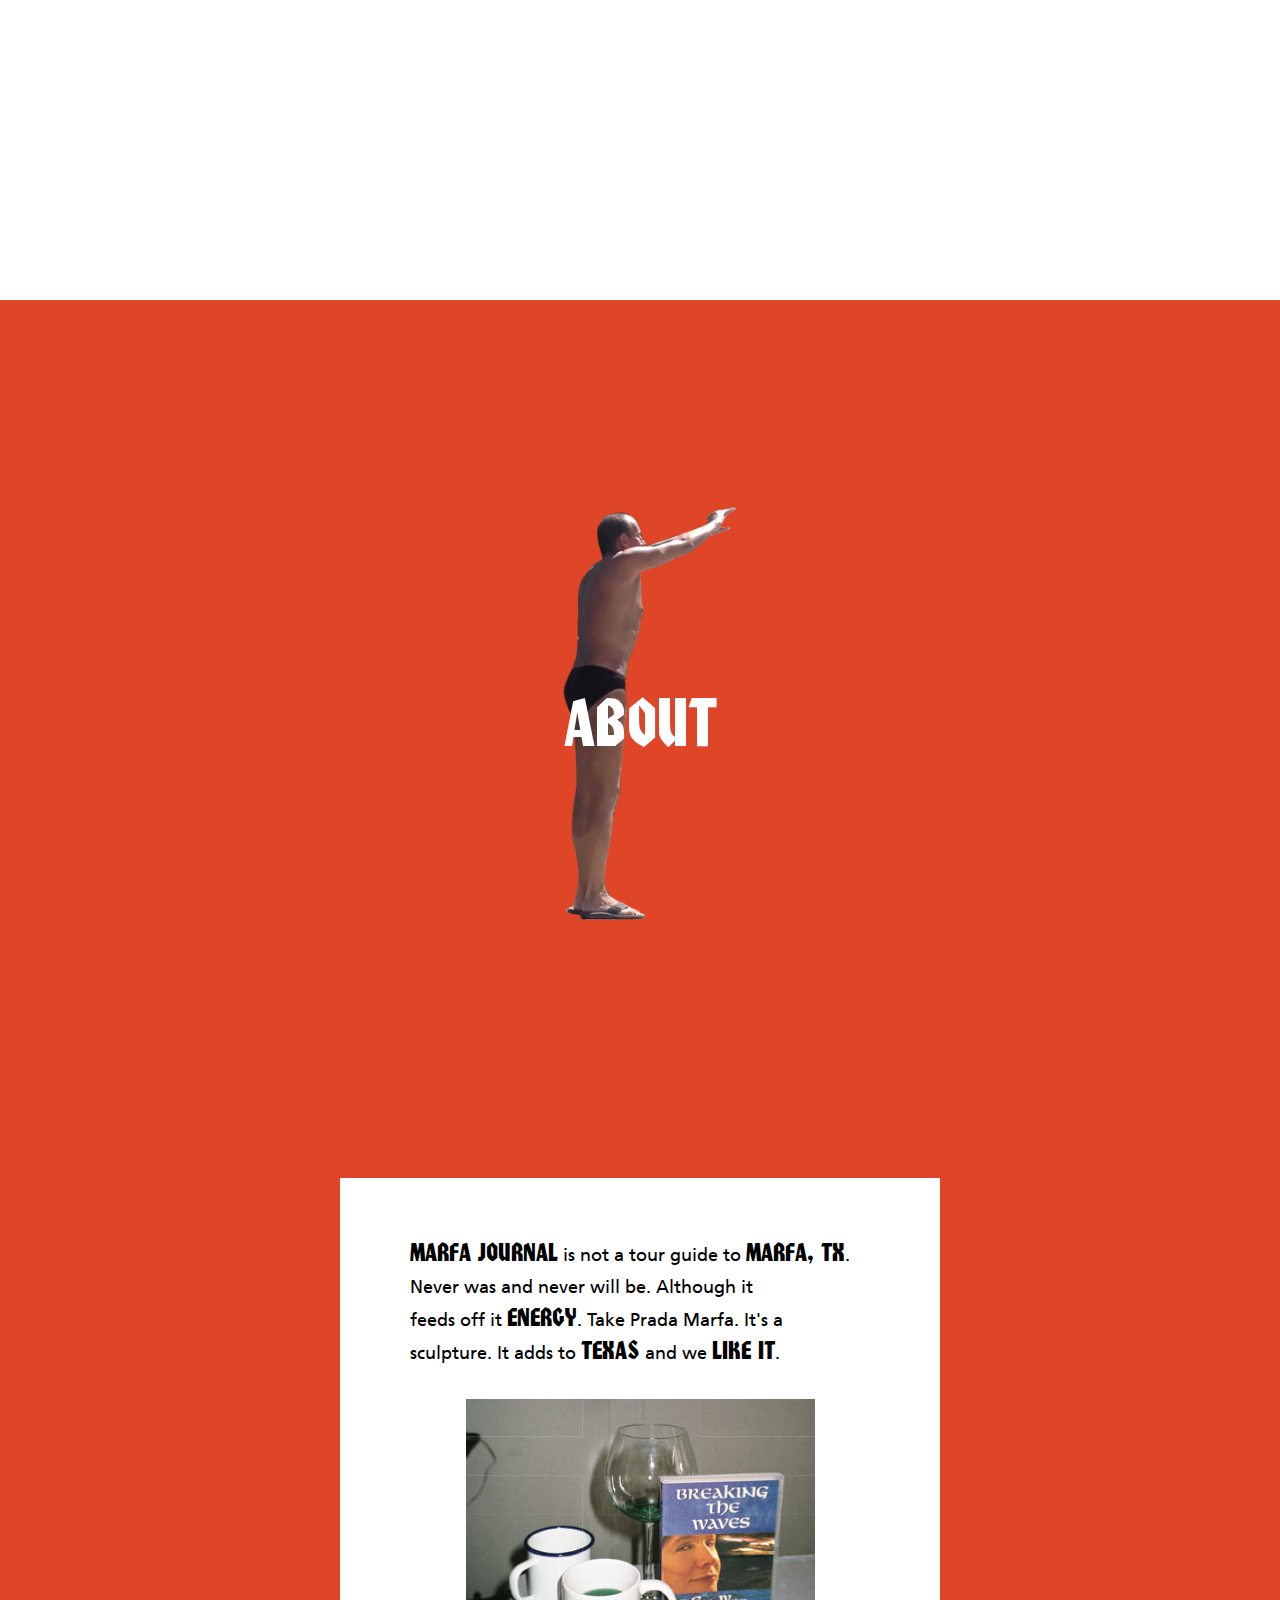
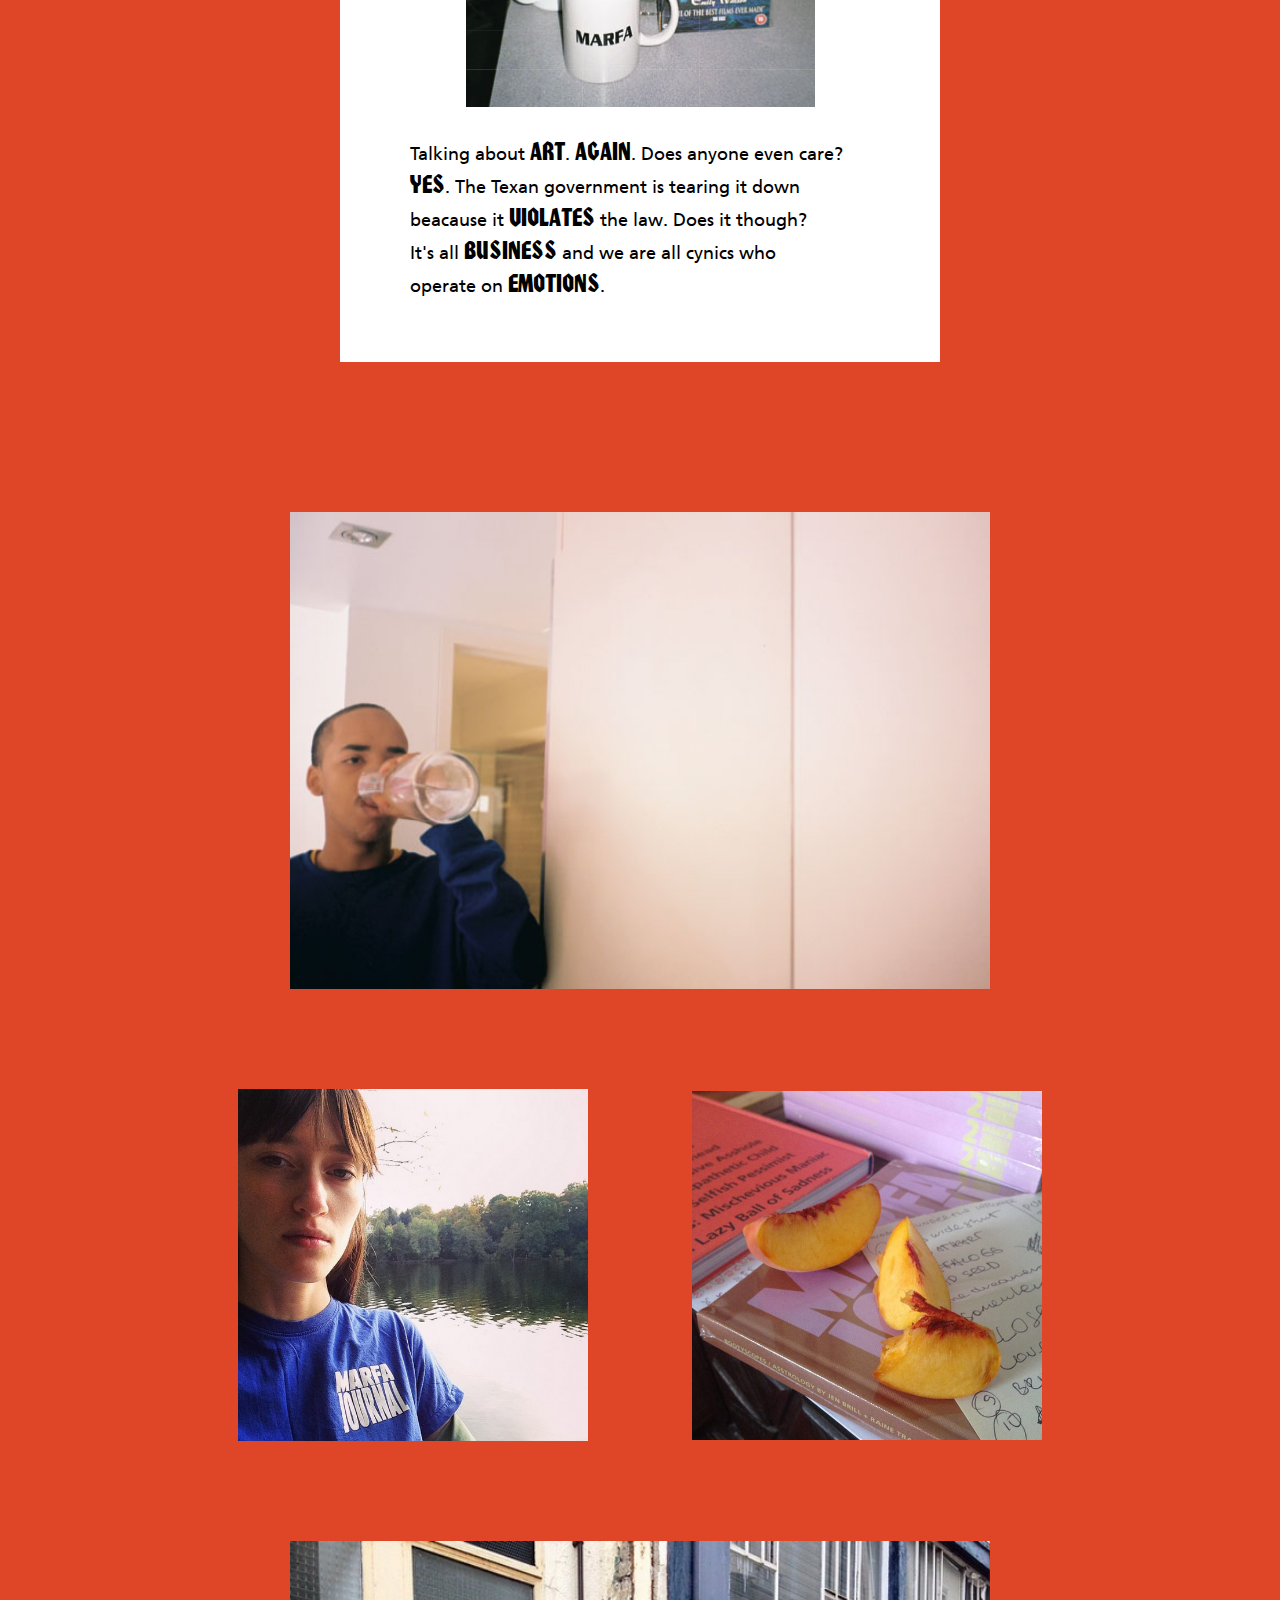
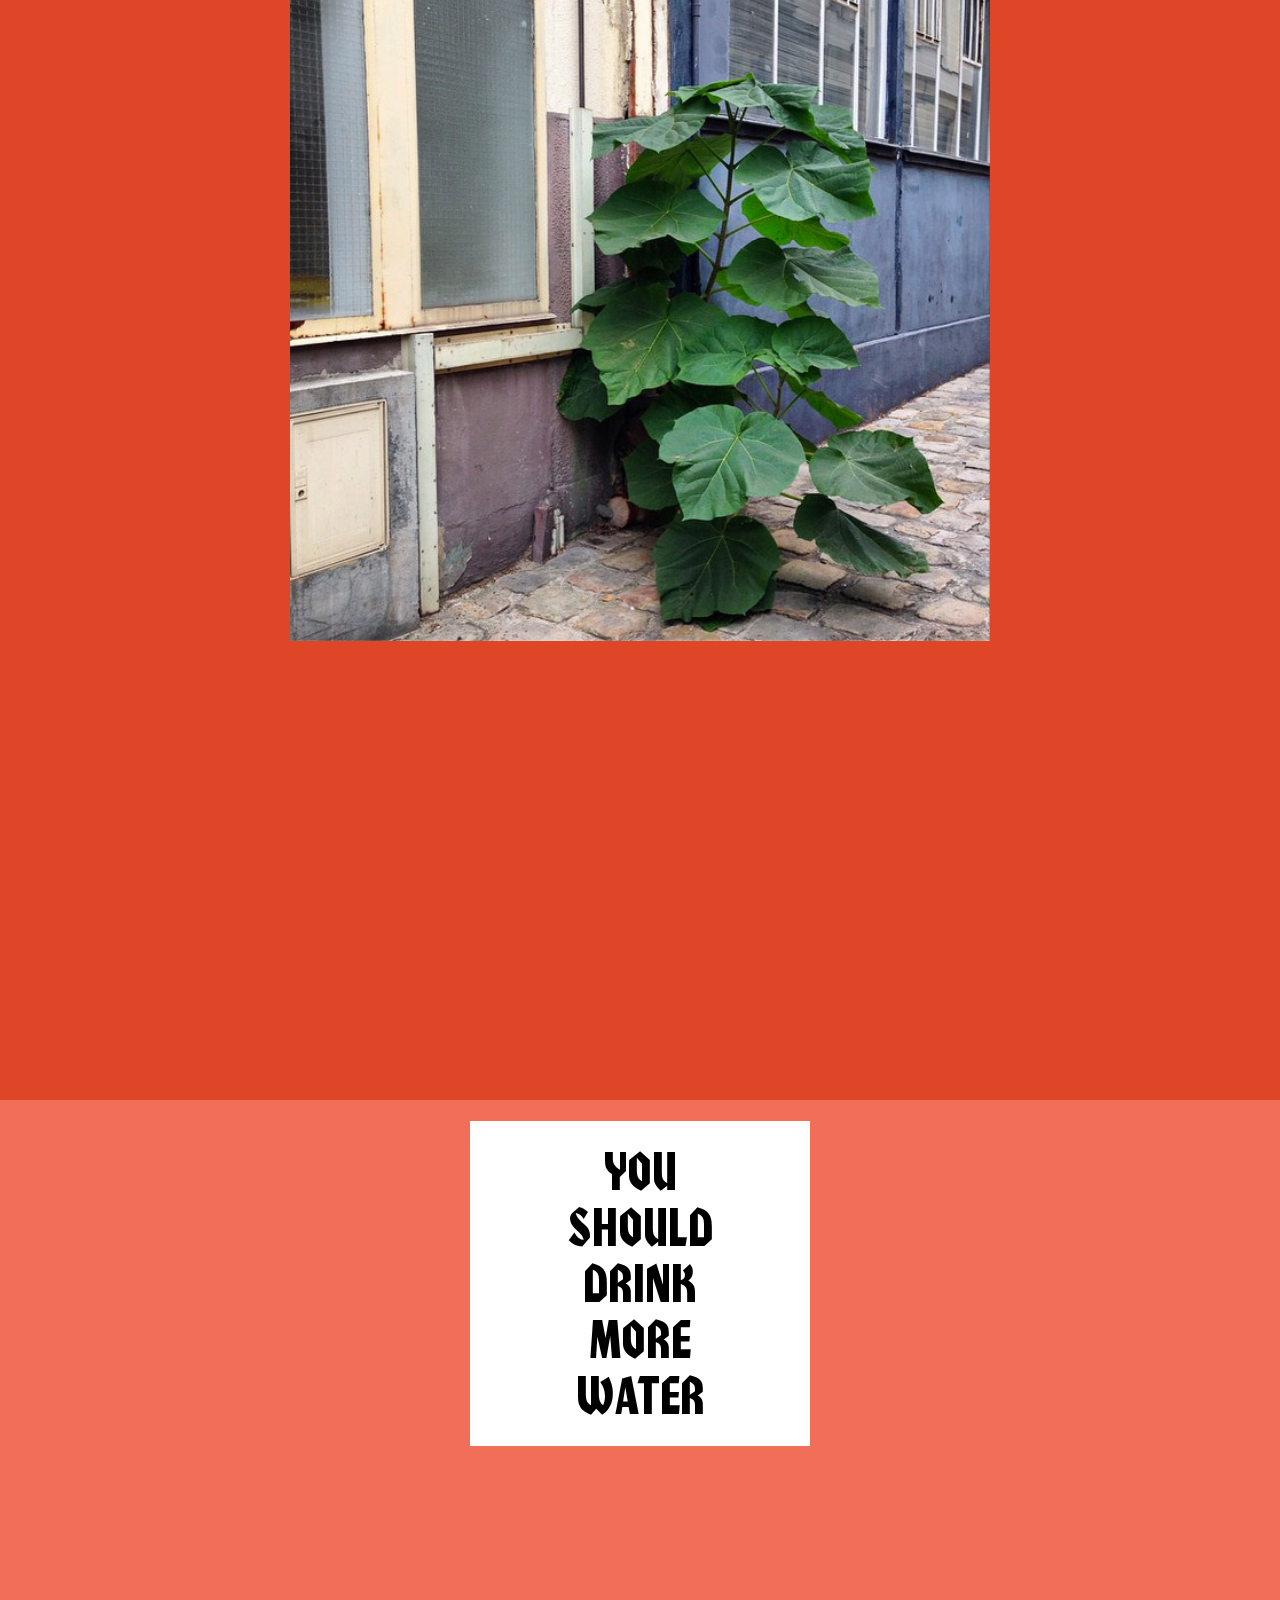
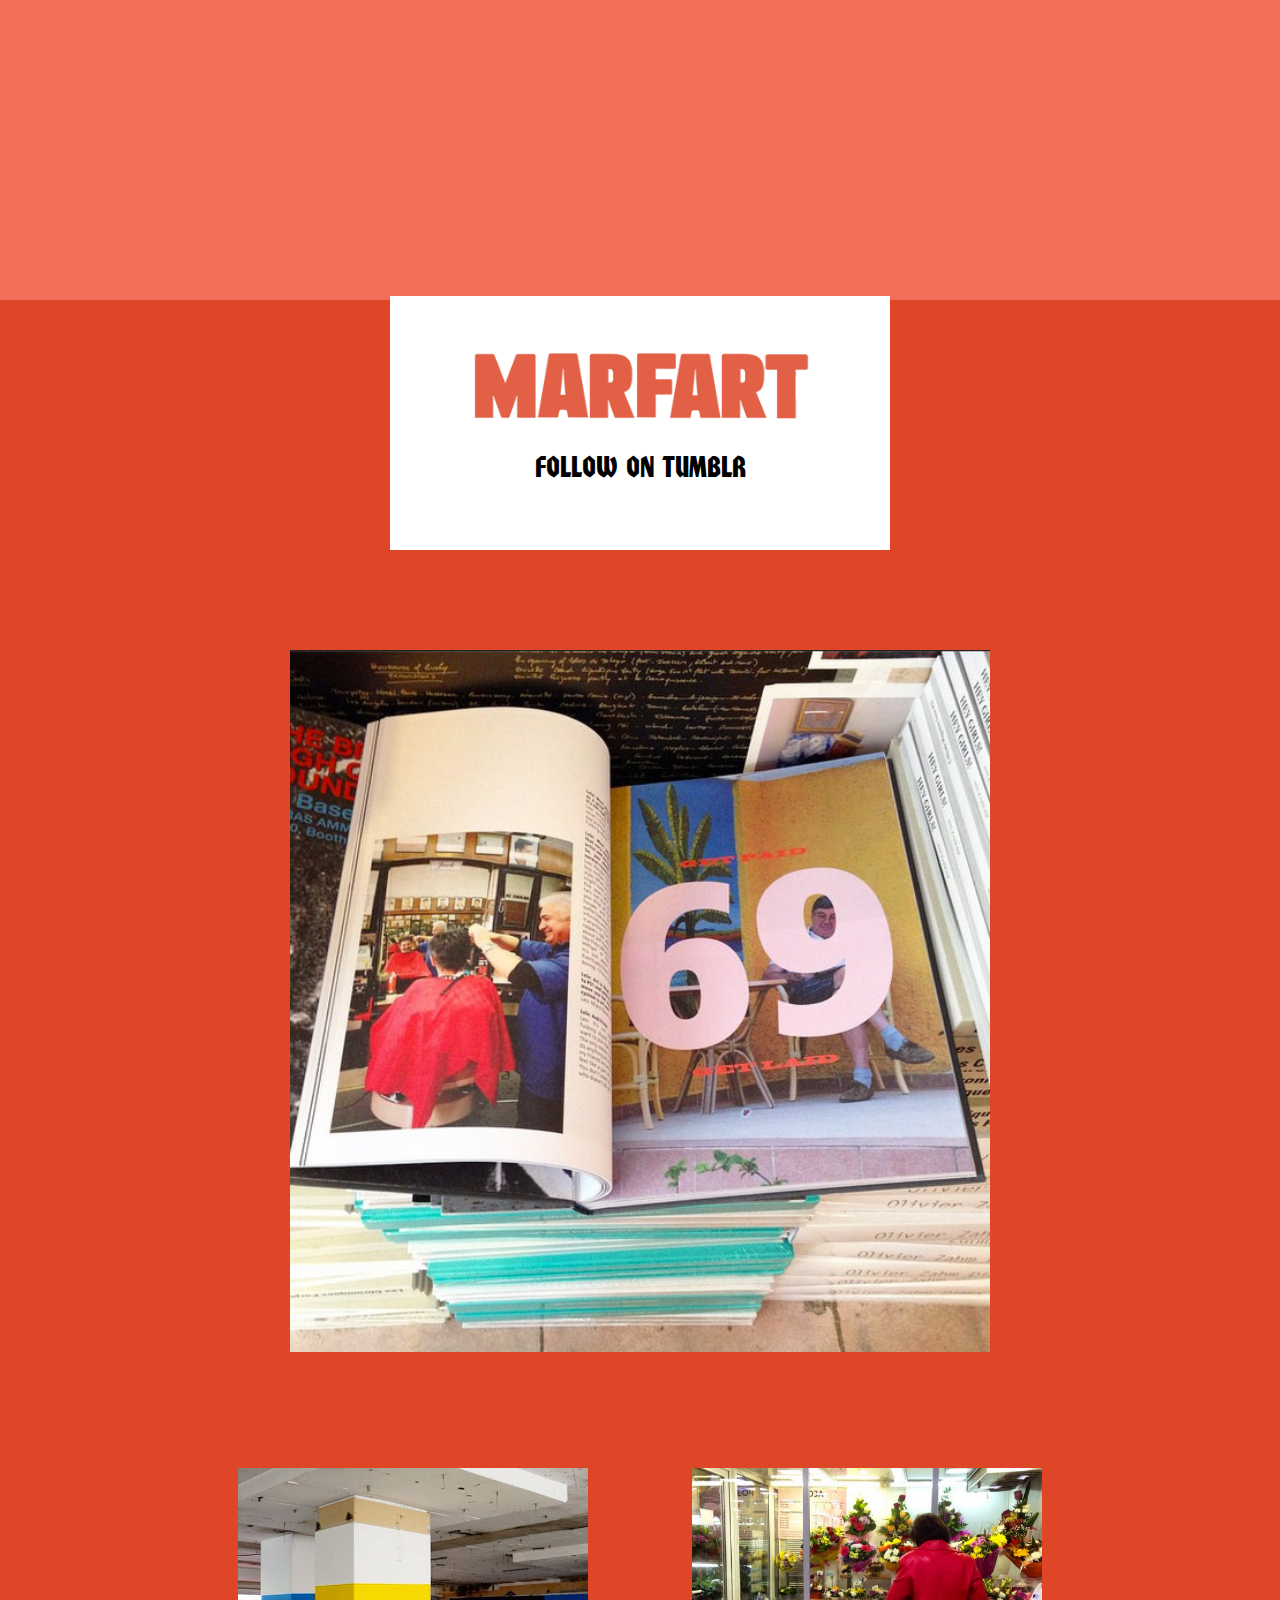
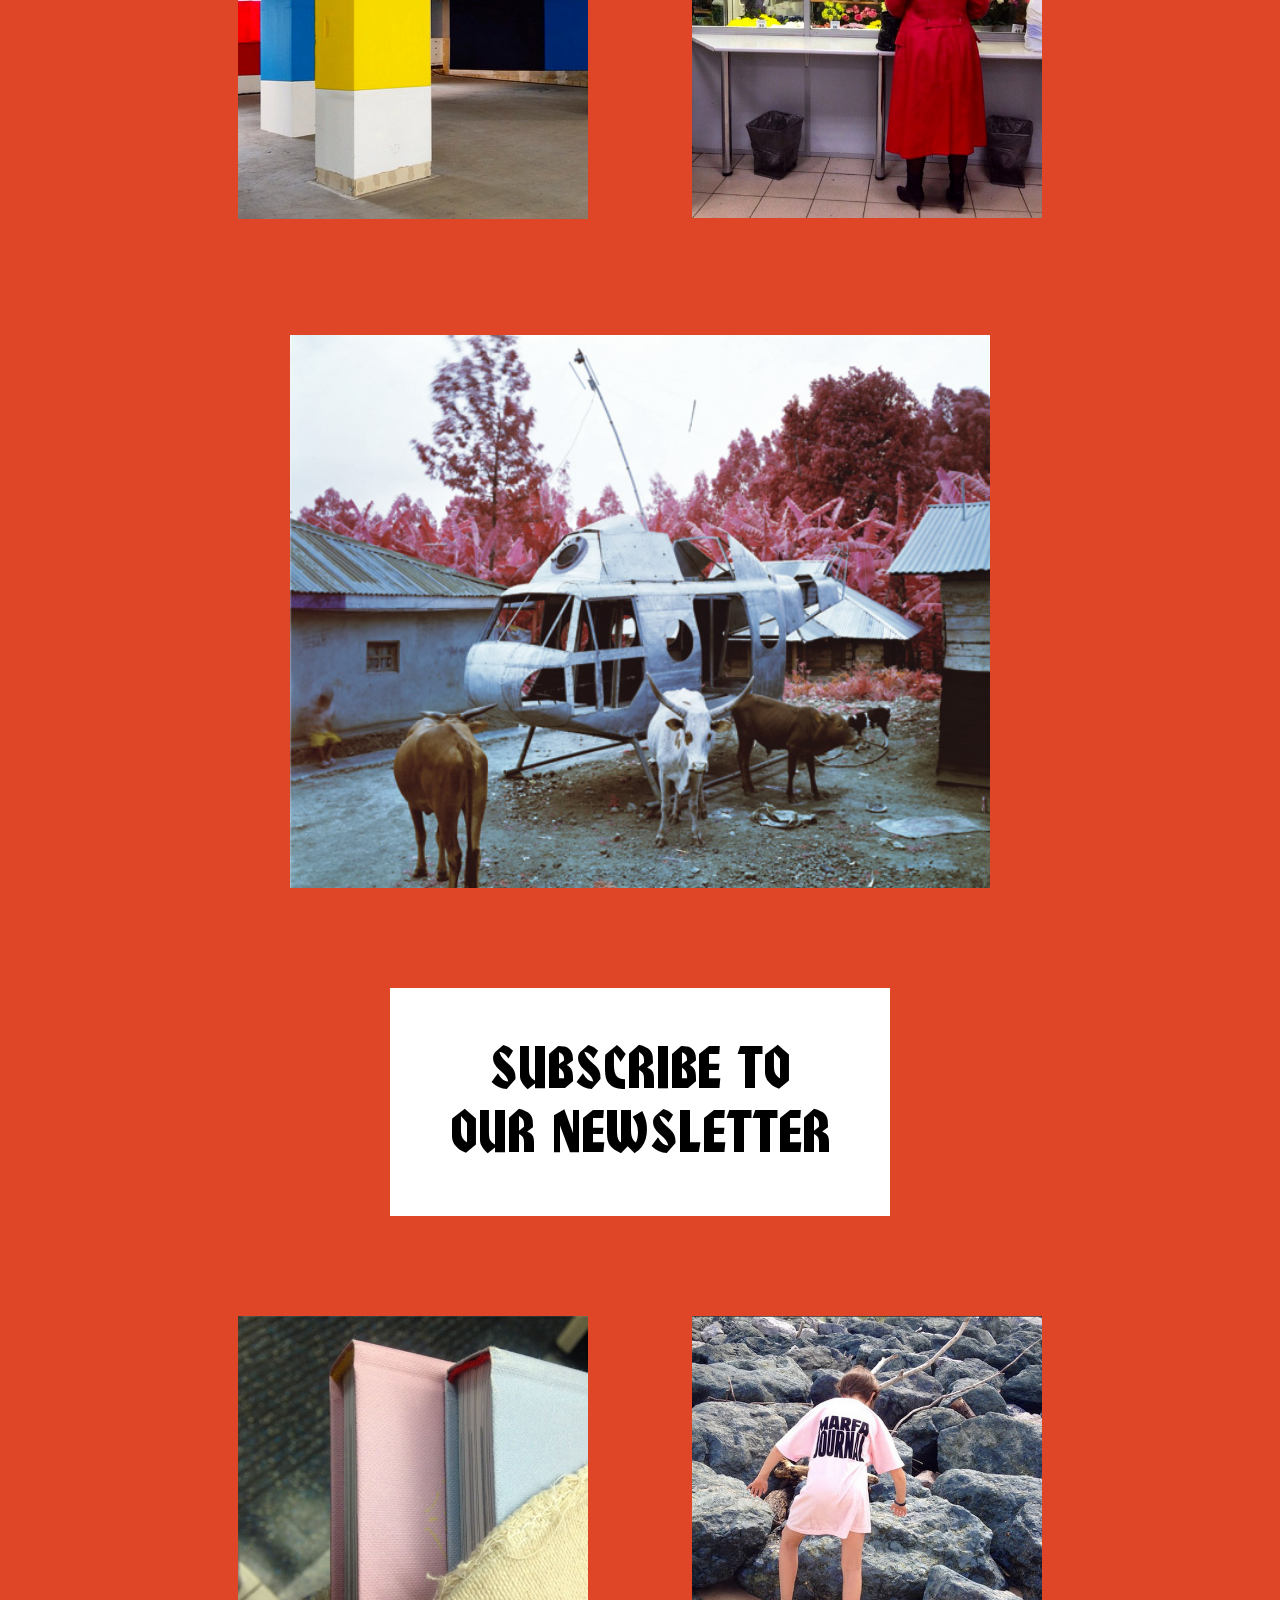
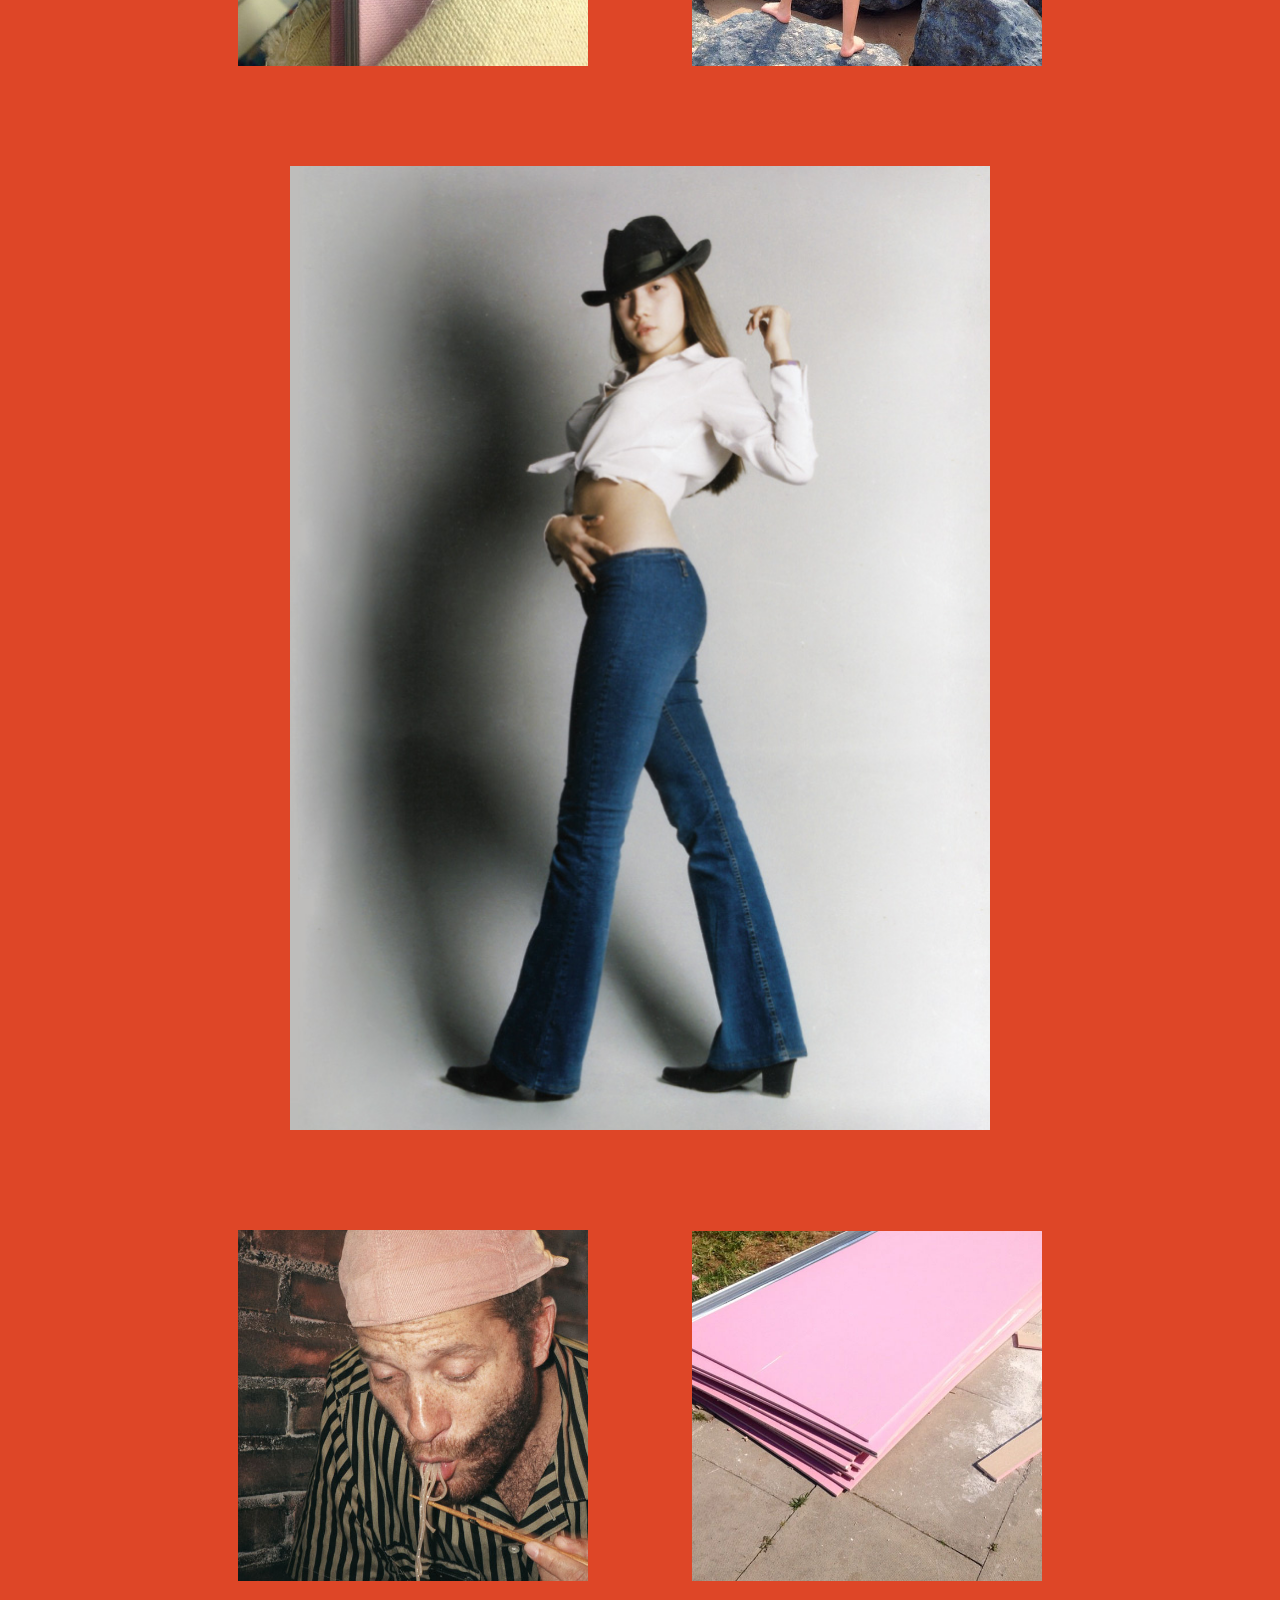
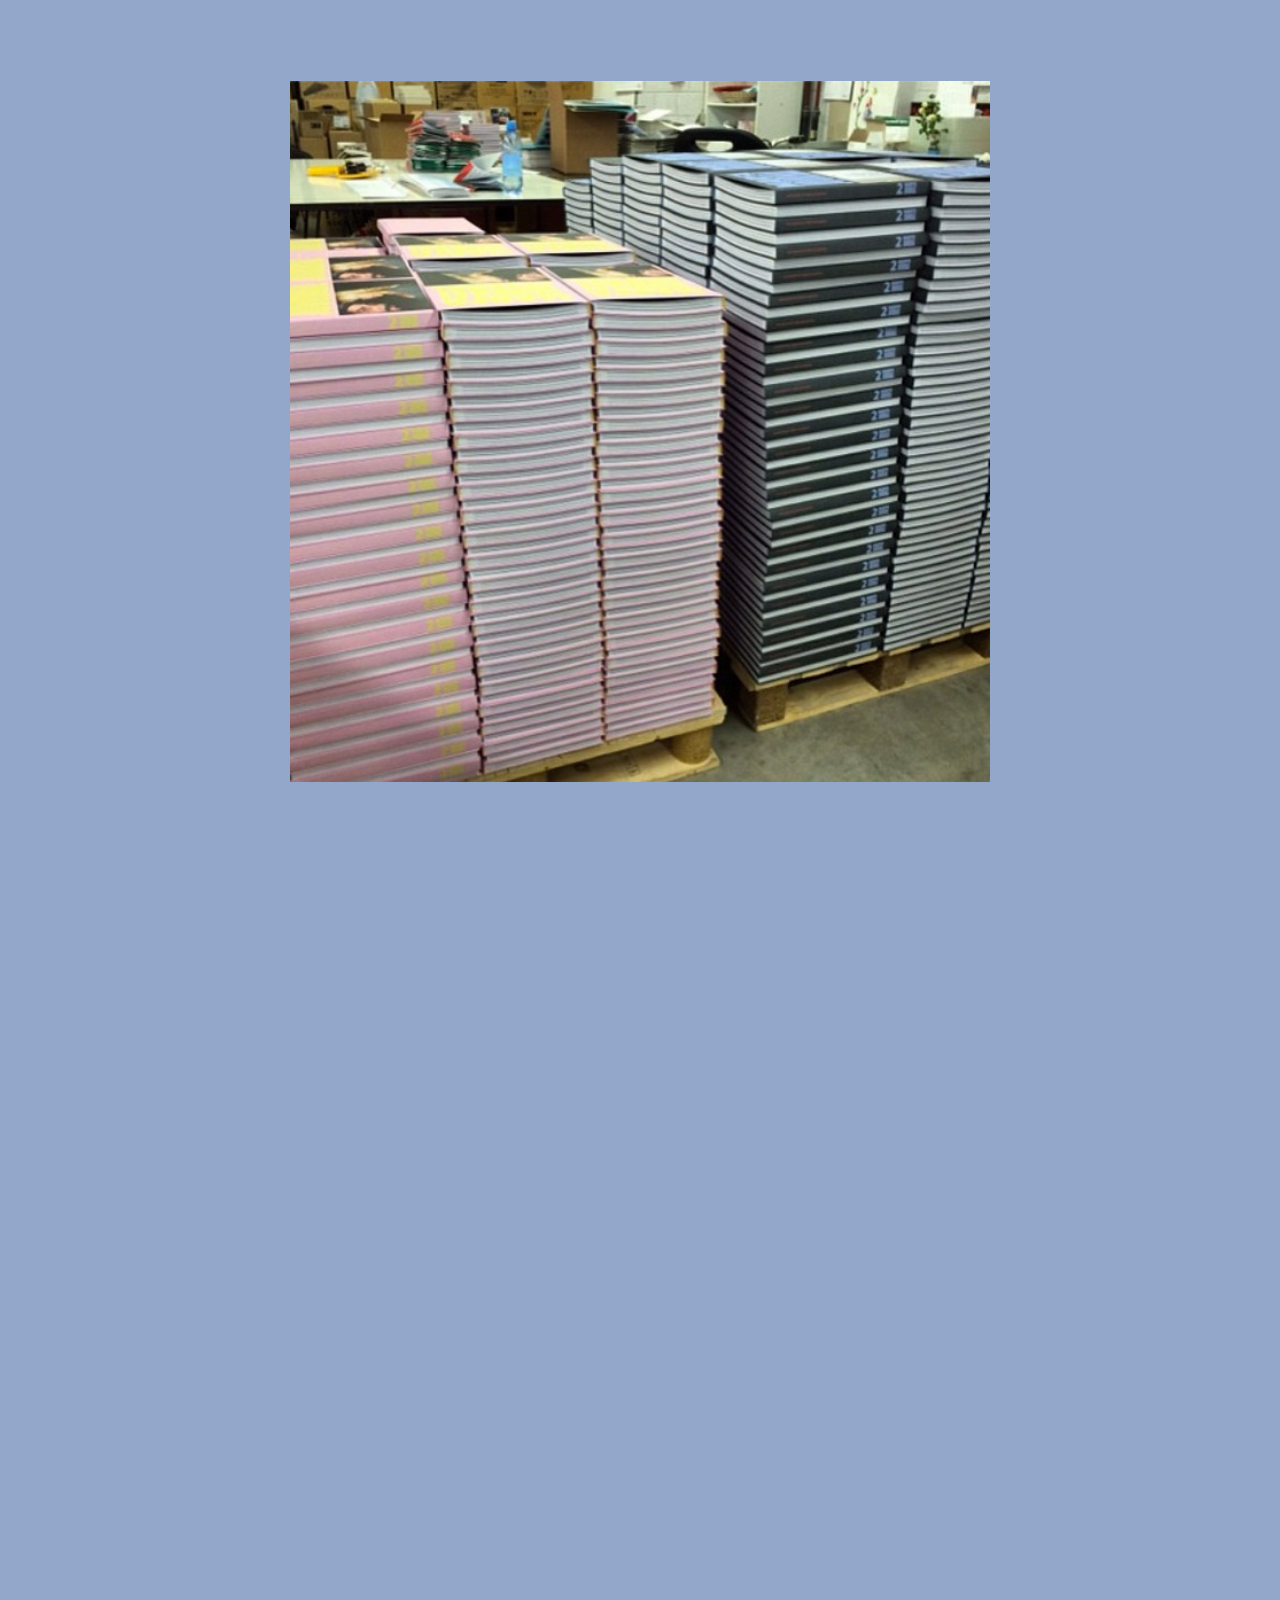
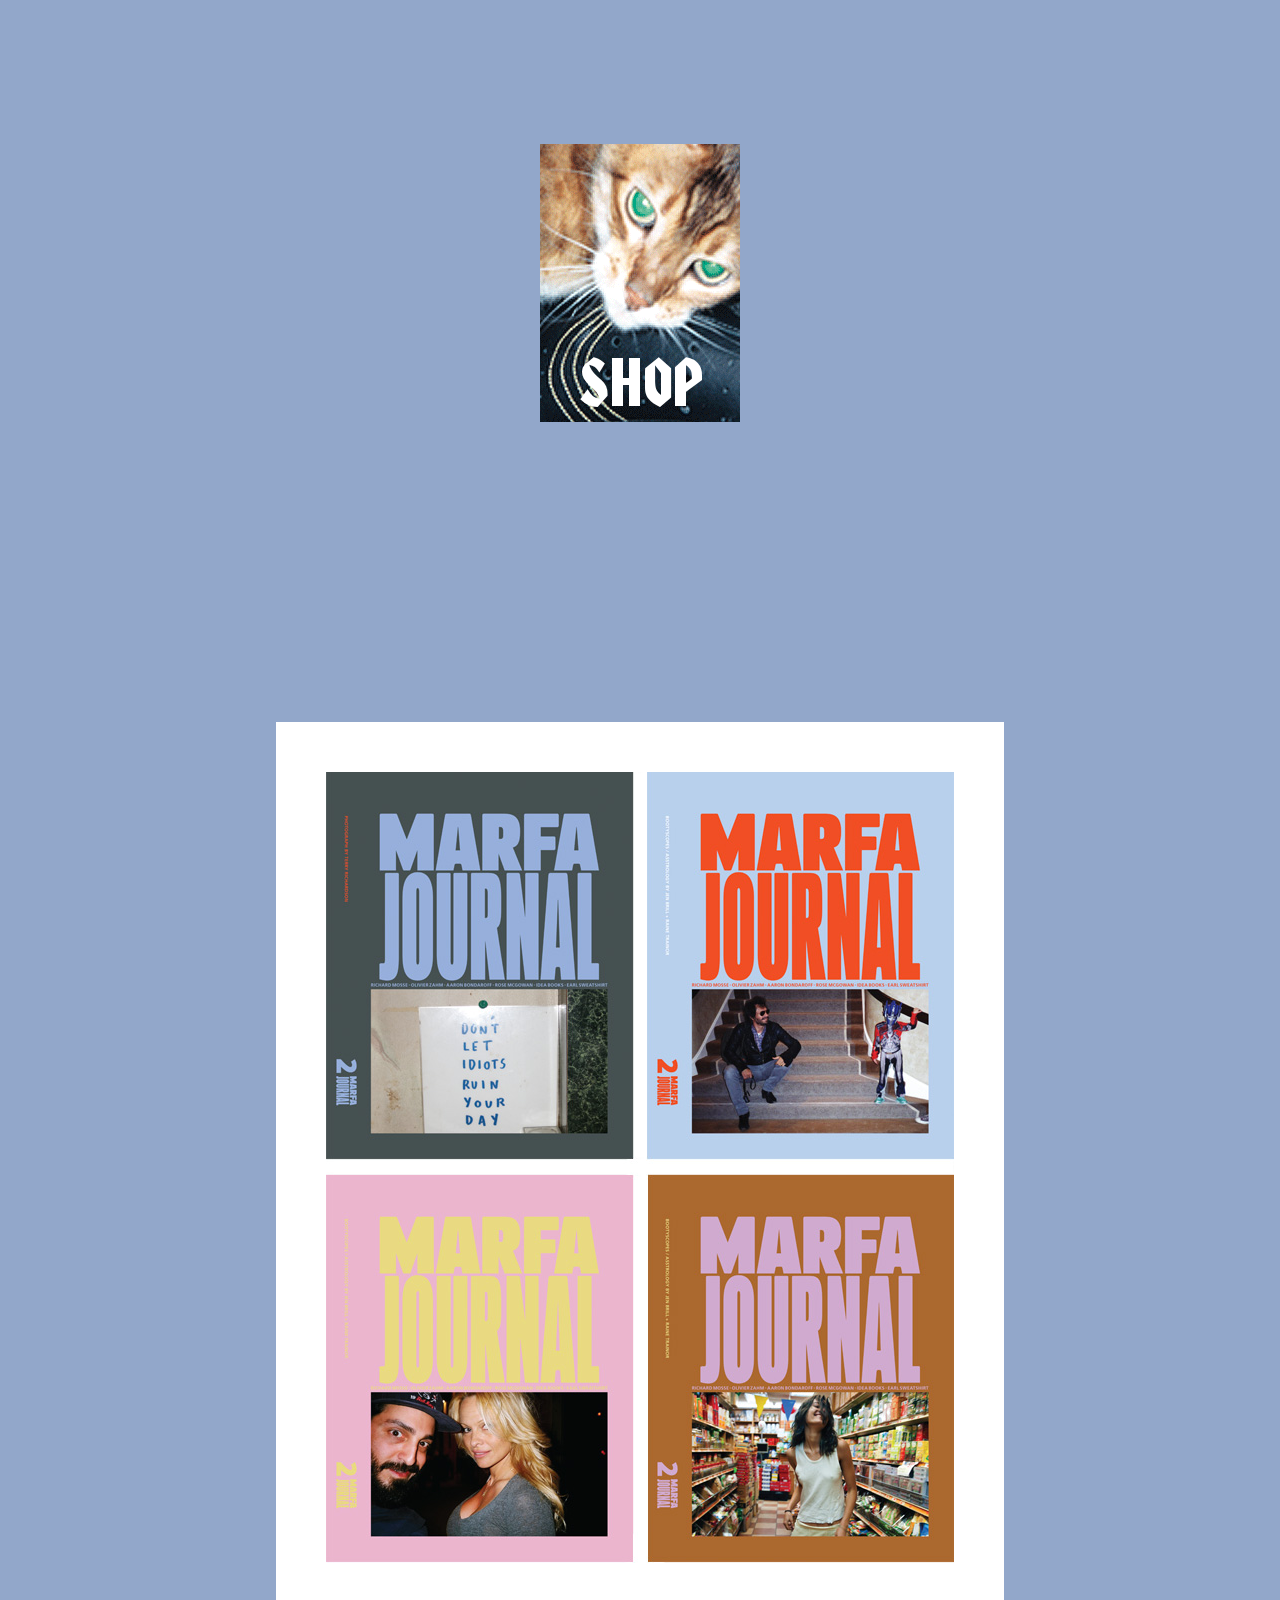
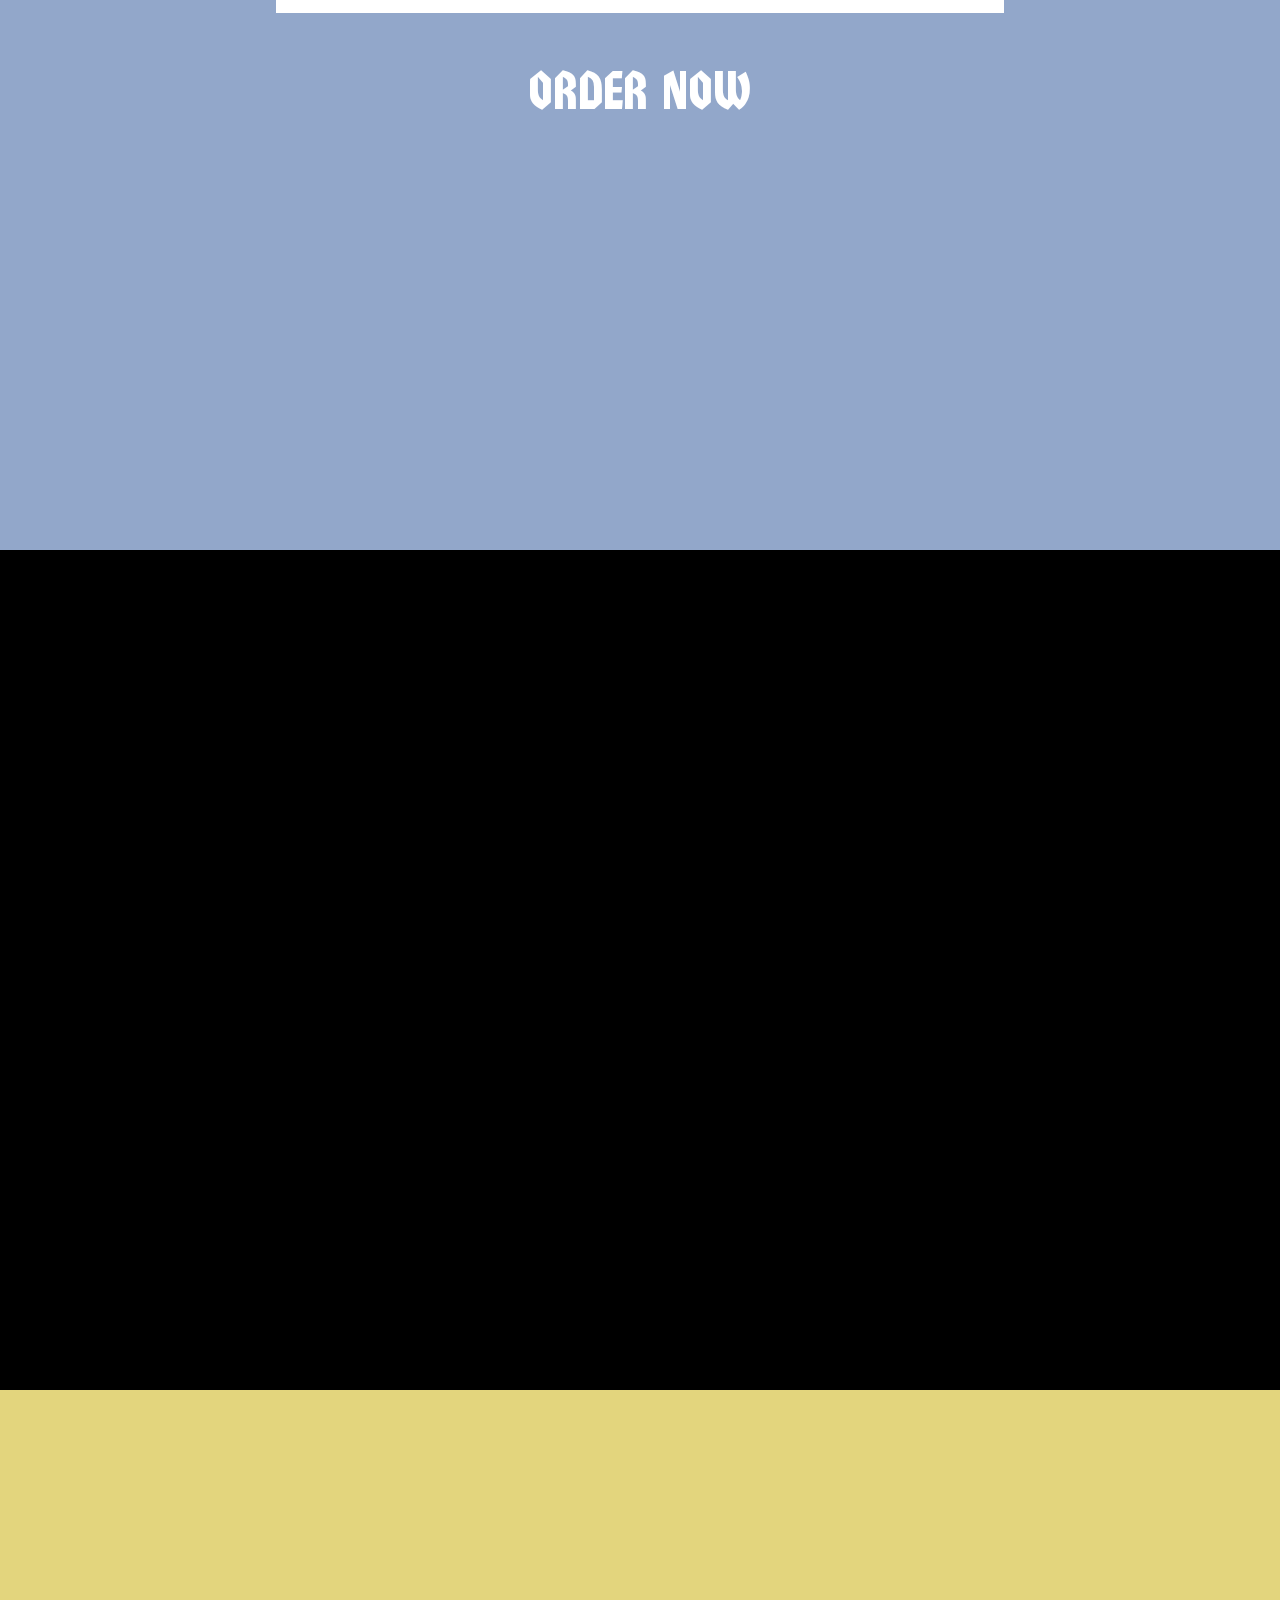
<file: issue-2/index.html>
<!DOCTYPE html>
<html class="no-js">
    <head>
        <meta charset="utf-8">
        <meta http-equiv="X-UA-Compatible" content="IE=edge,chrome=1">
        <title>MARFA JOURNAL</title>
        <meta name="description" content="">

        <link rel="stylesheet" href="css/normalize.min.css">
        <link rel="stylesheet" href="css/main.css">
        <link rel="stylesheet" href="stylesheets/marfa.css">
        <link rel="shortcut icon" href="/favicon.ico">

        <meta property="og:image" content="http://marfajournal.com/img/marfa.png"/>
        <meta property="og:description" content="MARFA JOURNAL is a new printed publication inspired by Marfa, TX and created BY ARTISTS FOR ARTISTS."/>

        <!--[if lt IE 9]>
            <script src="//html5shiv.googlecode.com/svn/trunk/html5.js"></script>
            <script>window.html5 || document.write('<script src="js/vendor/html5shiv.js"><\/script>')</script>
        <![endif]-->

        <script type="text/javascript">

          var _gaq = _gaq || [];
          _gaq.push(['_setAccount', 'UA-41343818-1']);
          _gaq.push(['_trackPageview']);

          (function() {
            var ga = document.createElement('script'); ga.type = 'text/javascript'; ga.async = true;
            ga.src = ('https:' == document.location.protocol ? 'https://ssl' : 'http://www') + '.google-analytics.com/ga.js';
            var s = document.getElementsByTagName('script')[0]; s.parentNode.insertBefore(ga, s);
          })();

        </script>
    </head>
    <body>

        <input type="radio" name="navSelect" id="AboutRadio" />
        <input type="radio" name="navSelect" id="StockistsRadio" />
        <input type="radio" name="navSelect" id="ShopRadio" />
        <input type="radio" name="navSelect" id="ContactRadio" />

        <nav>
            <ul>

                <li id="NavAbout">
                    <a href="#About">
                        About
                    </a>
                </li>
                <li id="NavStockists">
                    <a href="#Stockists">
                        Stockists
                    </a>
                </li>
                <li id="NavShop">
                    <a href="#Shop">
                        Shop
                    </a>
                </li>
                <li id="NavContact">
                    <a href="#Contact">
                        Contact
                    </a>
                </li>
                <li id="NavDaily">
                    <a href="#">Daily</a>
                </li>
            </ul>
        </nav>


        <!-- TOP LAYER -->
        <div class="Layer" id="Layer3">

            <aside id="IntroSection">
                <p class="TextBlock">
                    Calm Down<br/>
                    Love Life<br/>
                    Work Hard<br/>
                    Be Kind
                </p>
            </aside>

            <aside id="About">
                <h1>About</h1>
                <img src="img/aerobics.gif" id="Aerobics" />
                <div class="AboutText">
                    <div class="text">
                        <strong>MARFA JOURNAL</strong> is not a tour guide to <strong>Marfa, TX</strong>.<br/>
                        Never was and never will be. Although it<br/>
                        feeds off it <strong>energy</strong>. Take Prada Marfa. It's a<br/>
                        sculpture. It adds to <strong>Texas</strong> and we <strong>like it</strong>.

                        <img src="img/2/about.jpg" />

                        Talking about <strong>art</strong>. <strong>Again</strong>. Does anyone even care?<br/>
                        <strong>Yes</strong>. The Texan government is tearing it down<br/>
                        beacause it <strong>violates</strong> the law. Does it though?<br/>
                        It's all <strong>business</strong> and we are all cynics who<br/>
                        operate on <strong>emotions</strong>.
                    </div>
                </div>
                <div class="Images">
                    <img src="img/2/00.jpg" class="horz" />
                    <br/>
                    <img src="img/2/01.jpg" />
                    <img src="img/2/03.jpg" />
                    <br/>
                    <img src="img/2/04.jpg" class="horz"  />
                    
                    <br/>
                    <div class="TextBlock" id="Insane">
                        You<br/>
                        Should<br/>
                        Drink<br/>
                        More<br/>
                        Water
                    </div>

                    <div class="TextBlock Newsletter" id="Marfart">
                        <a href="http://marfart.tumblr.com" target="_blank"><img src='img/marfart.png'/> <small>Follow on Tumblr</small></a>
                    </div>

                    <img src="img/2/05.jpg" class="horz" />
                    <br/>
                    
                    <br/>
                    <img src="img/2/06.jpg" />
                    <img src="img/2/07.jpg" />
                    <br/>

                    <br/>
                    <img src="img/2/15.jpg" class="horz"  />

                    <div class="TextBlock Newsletter" id='NewsletterText'>
                        <a href="http://eepurl.com/zDJAv" target="_blank">Subscribe to our Newsletter</a>
                    </div>

                    <img src="img/2/14.jpg" />
                    <img src="img/2/09.jpg" />
                    <br/>
                    <img src="img/2/10.jpg" class="horz" />
                    <br/>
                    <img src="img/2/16.jpg" />
                    <img src="img/2/12.jpg" />
                    <br/>
                    <img src="img/2/13.jpg" class="horz" />

                </div>
            </aside>

            <aside id="Shop">
                <h1>Shop</h1>
                
                <img src="img/shop2.gif" id="ShopGif" />
                <a href="http://newdistributionhouse.com/collections/vendors?q=Marfa+Journal">
                    <img src="img/covers.jpg" id="Covers" />
                </a>

                <h2><a href="http://newdistributionhouse.com/collections/vendors?q=Marfa+Journal" target="_blank">Order Now</a></h2>

                <!-- <form action="https://www.paypal.com/cgi-bin/webscr" method="post" target="_top">
                <input type="hidden" name="cmd" value="_s-xclick">
                <input type="hidden" name="hosted_button_id" value="JKMUEPFC9S4A2">
                <table>
                <tr><td><input type="hidden" name="on0" value="Cover">MARFA JOURNAL #2 <p><small>(Includes shipping worldwide)</small></p></td></tr><tr><td><select name="os0">
                    <option value="Gray Cover">Gray Cover €44.00 EUR</option>
                    <option value="Blue Cover">Blue Cover €44.00 EUR</option>
                    <option value="Pink Cover">Pink Cover €44.00 EUR</option>
                    <option value="Brown Cover">Brown Cover €44.00 EUR</option>
                </select> </td></tr>
                </table>
                <input type="hidden" name="currency_code" value="EUR">
                <button type="submit" border="0" name="submit" alt="PayPal - The safer, easier way to pay online!">
                    <span>Buy Now</span>
                </button>
                </form> -->

            </aside>

            <aside id="Stockists">
                <h1>Stockists</h1>
                <img src="img/robez.gif" id="StockistsGif" />



                <ul id="StockistsList">
                    <li><label for="EuropeOp">Europe</label>
                        <header>London</header>
                        <ul>

                            <li>
                            <a href="http://www.tate.org.uk/" target="_blank">Tate Modern</a>
                            <div class="info">
                                Bankside, SE1 9TG
                            </div>
                            </li>

                            <li>
                            <a href="http://www.shreejinewsagents.com/" target="_blank">Shreeji News</a>
                            <div class="info">
                                6 Chiltern St, W1U 7PT
                            </div>
                            </li>

                            <li>
                            <a href="http://www.ica.org.uk/" target="_blank">ICA</a>
                            <div class="info">
                                The Mall, London, SW1Y 5AHS
                            </div>
                            </li>
                            <li>
                            <a href="http://www.serpentinegallery.org/" target="_blank">
                                Koenig Books at the Serpentine Gallery
                            </a>
                              <div class="info">
                                Kensington Gardens, London, W2 3XA
                                </div>
                            </li>
                            <li>
                            <a href="http://goodhoodstore.com/" target="_blank">Goodhood</a>
                            <div class="info">
                                41 Coronet St, London, N1 6HD
                            </div>
                            </li>
                            <li>
                            <a href="http://www.openingceremony.us/" target="_blank">Opening Ceremony</a>
                            <div class="info">
                                35 King St, London, WC2E 8JG
                            </div>
                            </li>
                            <li>
                            <a href="http://www.clairederouenbooks.com/" target="_blank">Claire de Rouen</a>
                            <div class="info">
                                125 Charing Cross Rd, London, London, WC2H 0EW
                            </div>
                            </li>
                            <li>
                            <a href="http://www.tipitin.com/" target="_blank">Ti Pi Tin</a>
                            <div class="info">
                                47 Stoke Newington High St, London, N16 8EL
                            </div>
                            </li>
                            <li>
                            <a href="http://store.huhmagazine.co.uk/" target="_blank">Huh</a>
                            <div class="info">
                                56 Stoke Newington Rd, London, N16 7XB
                            </div>
                            </li>
                            <li>
                            <span>Creative Review Wardour Street</span>
                            <div class="info">
                                TBC 
                            </div>
                            </li>
                            <li>
                            <span>Creative Review Berwick Street</span>
                            <div class="info">
                                39 Berwick St, W1F 8RU 
                            </div>
                            </li>
                            <li>
                            <a href="http://www.artwords.co.uk/" target="_blank">Artwords Bookshop Rivington Street</a>
                            <div class="info">
                                69 Rivington Street London EC2A 3AY
                            </div>
                            </li>
                            <li>
                            <a href="http://www.artwords.co.uk/" target="_blank">Artwords Bookshop Broadway Market</a>
                            <div class="info">
                                20-22 Broadway Market
                                London E8 4QJ
                            </div>
                            </li>
                        </ul>
                        <header>Paris</header>
                        <ul>
                            
                            <li>
                            <a href="http://www.ofrsystem.com/" target="_blank">0fr.</a>
                            <div class="info">
                                20 rue Dupetit-Thouars
                            </div>
                            </li>
                            
                            <li>
                            <a href="http://www.colette.fr/" target="_blank">Colette</a>
                            <div class="info">
                                213 Rue Saint-Honoré 75001 Paris
                            </div>
                            </li>
                            <li>
                            <a href="https://www.kenzo.com/" target="_blank">Kenzo Boutique Rue de Rennes</a>
                            <div class="info">
                                60-62 Rue de Rennes 75006 Paris
                            </div>
                            </li>
                            <li>
                            <a href="https://www.kenzo.com/" target="_blank">Kenzo  Boutique George V</a>
                            <div class="info">
                                51 Avenue George V 75008 Paris
                            </div>
                            </li>
                            <li>
                            <a href="https://www.kenzo.com/" target="_blank">Kenzo Boutique Madeleine</a>
                            <div class="info">
                                27 Boulevard de la Madeleine 75008 Paris
                            </div>
                            </li>

                            <li>
                            <a href="http://libraryofarts.com/" target="_blank">LO/A Library of Arts</a>
                            <div class="info">
                                17 Rue Notre Dame de Nazareth
                            </div>
                            </li>

                            <li>
                            <a href="http://www.palaisdetokyo.com/" target="_blank">Palais de Tokyo</a>
                            <div class="info">
                                13 Avenue du Président Wilson 75116 Paris
                            </div>
                            </li>
                        </ul>
                        <header>Italy</header>
                        <ul>
                            <li>
                                <a href="https://www.facebook.com/bjorkflorence" target="_blank">BJØRK Florence</a>
                                <div class="info">
                                Via dello Sprone 25/r, Florence
                                </div>
                            </li>
                        </ul>

                        <header>Germany</header>
                        <ul>
                            <li>
                            <a href="http://www.doyoureadme.de/" target="_blank">do you read me?!</a>
                            <div class="info">
                                 Auguststrasse 28, 10117 Berlin-Mitte
                            </div>
                            </li>
                            <li>
                            <a href="http://www.sodabooks.com/index.php/" target="_blank">Soda Books</a>
                            </li>
                        </ul>
                        <header>Netherlands</header>
                        <ul>
                            <li>
                            <a href="http://www.athenaeum.nl/" target="_blank">Athenaeum Boekhandel</a>
                            <div class="info">
                                 Spui 14-16 Amsterdam, 1012 XA
                            </div>
                            </li>
                        </ul>
                        <header>Sweden</header>
                        <ul>
                            <li>
                            <a href="http://www.papercutshop.se/" target="_blank">Papercut</a>
                            <div class="info">
                                 Krukmakargatan 24-26, Stockholm
                            </div>
                            </li>
                        </ul>
                        <header>Slovakia</header>
                        <ul>
                            <li>
                            <a href="http://www.slavicadizajn.sk/" target="_blank">slavica</a>
                            <div class="info">
                                 4.poschodie obchodného domu Dunaj, Nedbalova 3 81101 Bratislava
                            </div>
                            </li>
                        </ul>
                    </li>
                    <li><label for="NorthAmOp">North America</label>
                        <header>New York</header>
                        <ul>
                            <li>
                                <a href="http://kinfolklife.com/" target="_blank">Kinfolk</a>
                                <div class="info">
                                    94 Wythe Street Brooklyn, New York 11249
                                </div>
                            </li>

                            <li>
                                <a href="https://www.facebook.com/objectify139nyc/info" target="_blank">Object-ify</a>
                                <div class="info">
                                    139 Essex Street , New York, NY 10002
                                </div>
                            </li>
                            
                            <li>
                                <a href="http://www.spoonbillbooks.com/" target="_blank">Spoonbill &amp; Sugartown Books</a>
                                <div class="info">
                                    218 Bedford Ave, Brooklyn, NY 11211
                                </div>
                            </li>
                        </ul>
                        <header>Miami</header>
                        <ul>
                            <li>
                                <a href="https://www.facebook.com/objectify139nyc/info" target="_blank">The Shop, The Standard Spa</a>
                                <div class="info">
                                    40 Island Ave, Miami Beach, FL 33139
                                </div>
                            </li>
                        </ul>
                        <header>Online - USA &amp; Canada</header>
                        <ul>
                            
                            <li>
                            <a href="http://newdistributionhouse.com/collections/vendors?q=Marfa+Journal" target="_blank">New Distribution House</a>
                            </li>
                        </ul>
                    </li>
                    <li><label for="AsiaOp">Asia</label>
                        <header>Japan</header>
                        <ul>
                            <li>
                            <a href="http://www.bonjour.jp/shops/" target="_blank">bonjour records</a>
                            <div class="info">
                                24-1, Sarugaku-cho, Shibuya-ku, Tokyo, Japan
                            </div>
                            </li>
                            <li>
                            <a href="http://www.standardbookstore.com/" target="_blank">Standard Bookstore</a>
                            <div class="info">
                                Osaka 2-2-12 Nishi, Christa Grand Building 1F BF
                            </div>
                            </li>

                            <li>
                            <a href="http://tsite.jp/daikanyama/store-service/tsite-en.html" target="_blank">Daikanyama T-Site Tsutaya Books</a>
                            <div class="info">
                                Sarugakucho 17-5, Shibuya-ku, Tokyo
                            </div>
                            </li>

                            <li>
                            <a href="http://www.flotsambooks.com/" target="_blank">Flotsam Books</a>
                            <div class="info">
                                Ohara 2-24-28-101, Setagaya-ku, Tokyo
                            </div>
                            </li>

                            <li>
                            <a href="http://www.vacant.vc/" target="_blank">Vacant</a>
                            <div class="info">
                                Jingumae 3-20-13, Shibuya-ku, Tokyo
                            </div>
                            </li>

                            <li>
                            <a href="http://www.shelf.ne.jp/" target="_blank">Shelf Bookstore</a>
                            <div class="info">
                                Izumi Building, Jingumae 3-7-4, Shibuya-ku, Tokyo
                            </div>
                            </li>

                            <li>
                            <a href="http://yuy.jp/" target="_blank">Yuy Books &amp; Magazines</a>
                            <div class="info">
                                327-2 Tenjinmaecho, Shimogyoku, Kyoto
                            </div>
                            </li>

                            <li>
                            <a href="http://yebisu-art-labo.jimdo.com/" target="_blank">Yebisu Art Labo</a>
                            <div class="info">
                                2-5-29 Nishiki, Naka-ku, Nagoya-shi, Aichi
                            </div>
                            </li>


                        </ul>
                        <header>Singapore</header>
                        <ul>
                            <li>
                            <a href="https://www.facebook.com/BasheerGraphic" target="_blank">Basheer Graphic Books</a>
                            <div class="info">
                                231 Bain St, Singapore 180231
                            </div>
                            </li>
                        </ul>
                    </li>
                    <li><label for="NorthAmOp">Australia</label>
                        <header>Melbourne</header>
                        <ul>
                            <li>
                            <a href="http://www.magnation.com/index.php?do=storeLocation" target="_blank">mag nation</a>
                            <div class="info">
                                88 Elizabeth St, Melbourne, Victoria 3000
                            </div>
                            </li>
                        </ul>
                    </li>
                </ul>



            </aside>

            <aside id="Contact">
                <h1>Contact</h1>
                <img src="img/dancer.gif" id="Dancer" />
                <div class="Text">
                    <p>
                        <a href="mailto:contact@marfajournal.com">contact@marfajournal.com</a>
                        <br/><br/>
                        <small>(+44) 79 0820 6389</small>
                    </p>
                    <p class="IssueLink">
                        Go to <a href="../issue-1">Issue #1</a>
                    </p>
                    <p>
                        <img src="img/2/contact.jpg" />
                    </p>
                    <p class="Website">Website by <a href="http://andrevv.com">Andrew McCarthy</a></p>
                </div>
            </aside>

        </div>

        <!-- MIDDLE LAYER -->
        <div class="Layer" id="Layer2">

            <aside id="Marfa" data-rel="AboutRadio" data-section="About">

            </aside>

            <aside id="Marfa2" data-rel="ShopRadio" data-section="Shop">

            </aside>

            <aside id="Marfa3" data-rel="StockistsRadio" data-section="Stockists">

            </aside>

            <aside id="Marfa4" data-rel="ContactRadio" data-section="Contact">

            </aside>

        </div>

        <!-- BOTTOM LAYER -->
        <div class="Layer" id="Layer1">
        
            <aside class="BgImage" id="Intro"></aside>
            <aside class="BgImage" id="Red"></aside>
            <aside class="BgImage" id="Water"></aside>
            <aside class="BgImage" id="Caught"></aside>
            <aside class="BgImage" id="ShopBg"></aside>
            <aside class="BgImage" id="Linds"></aside>
            <aside class="BgImage" id="White"></aside>
            <aside class="BgImage" id="Madchen"></aside>            

        </div>
        
        

        <script src="http://ajax.googleapis.com/ajax/libs/jquery/1.9.1/jquery.min.js"></script>
        <script>window.jQuery || document.write('<script src="js/vendor/jquery-1.9.1.min.js"><\/script>')</script>

        <script src="js/main.js"></script>
    </body>
</html>
</file>
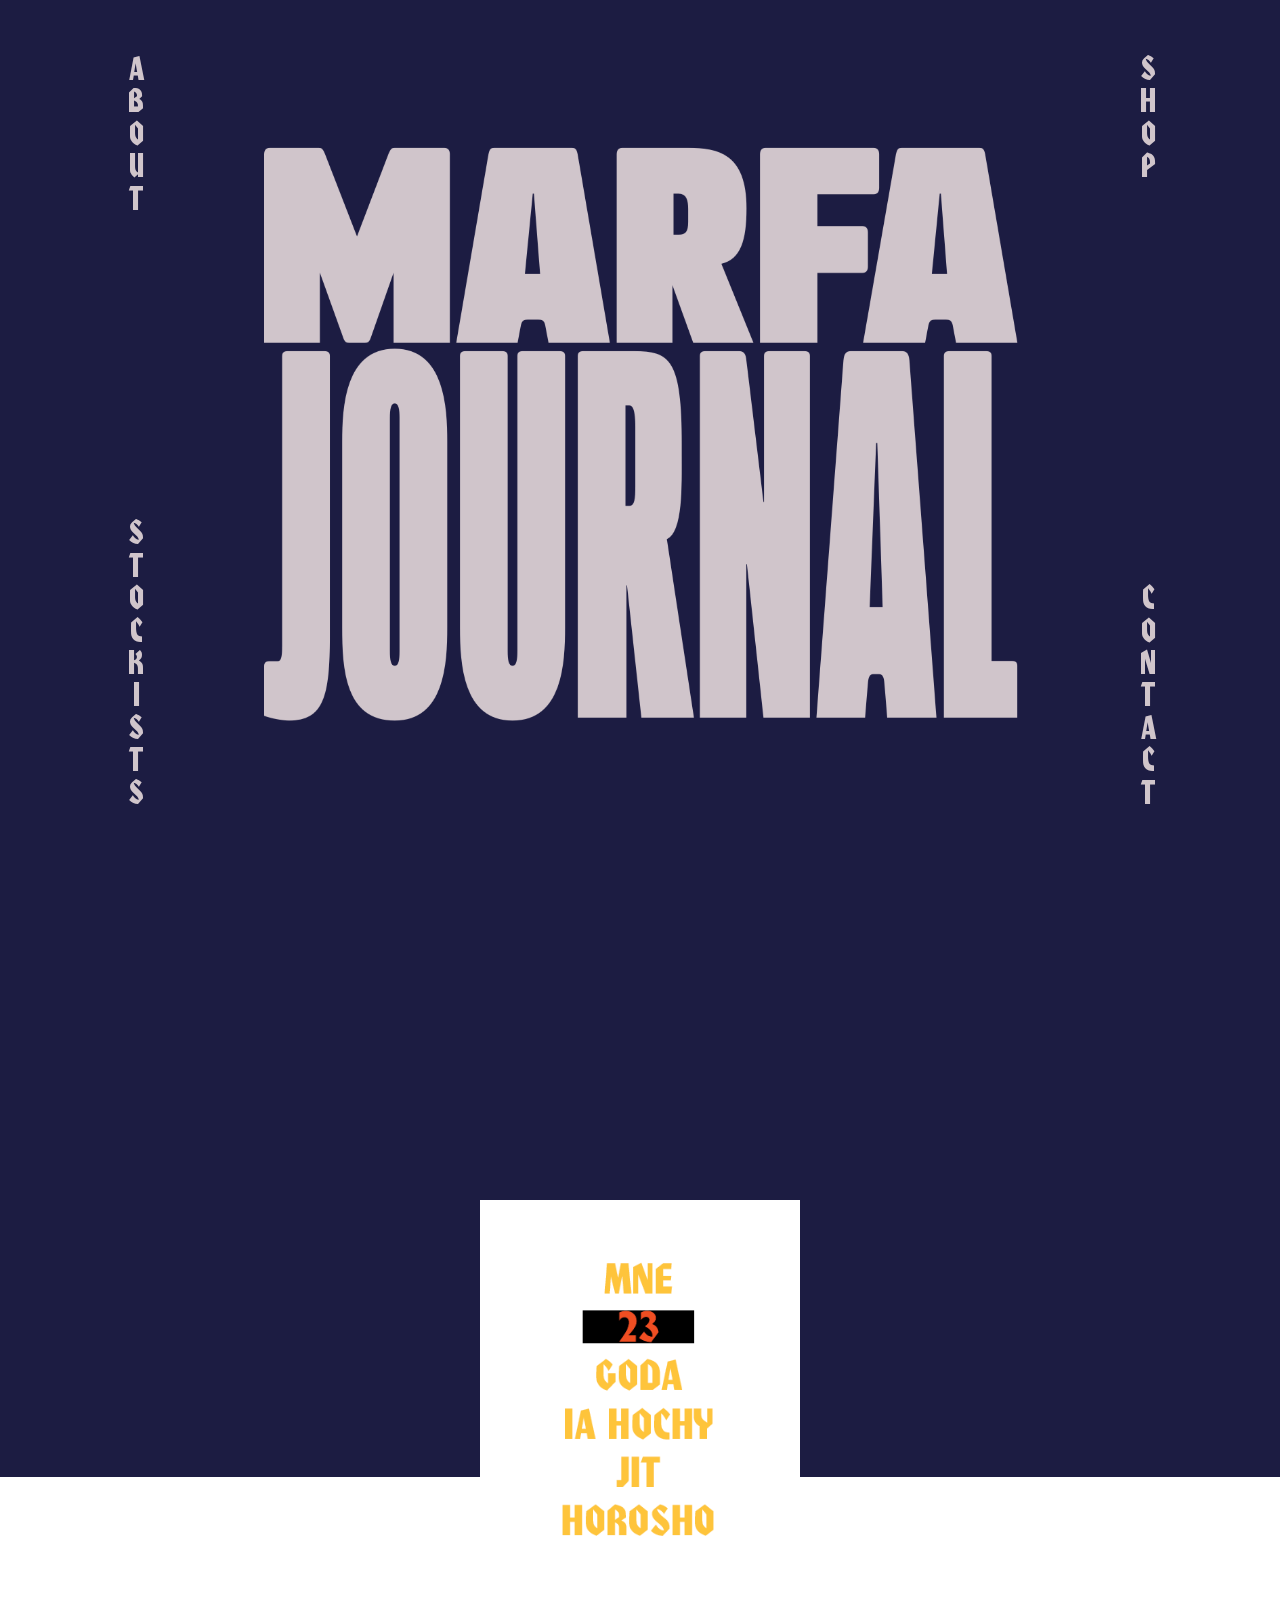
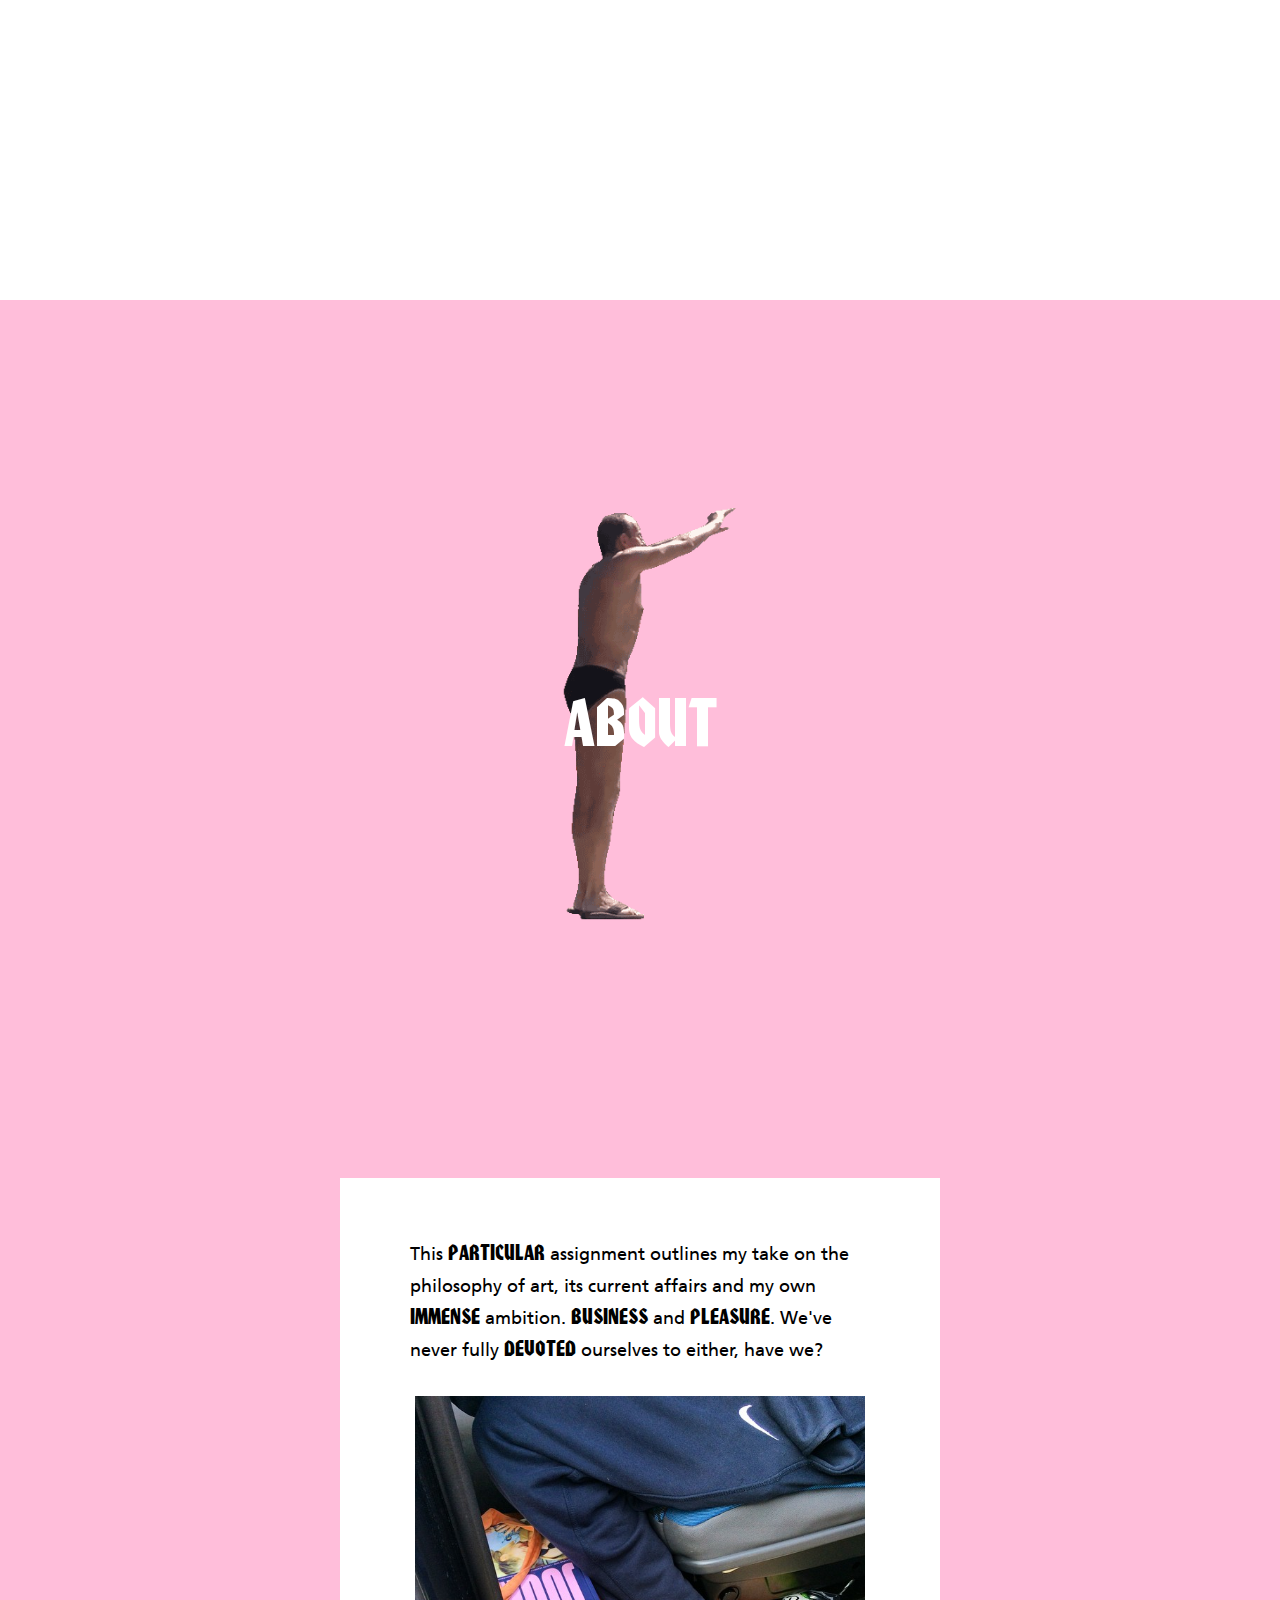
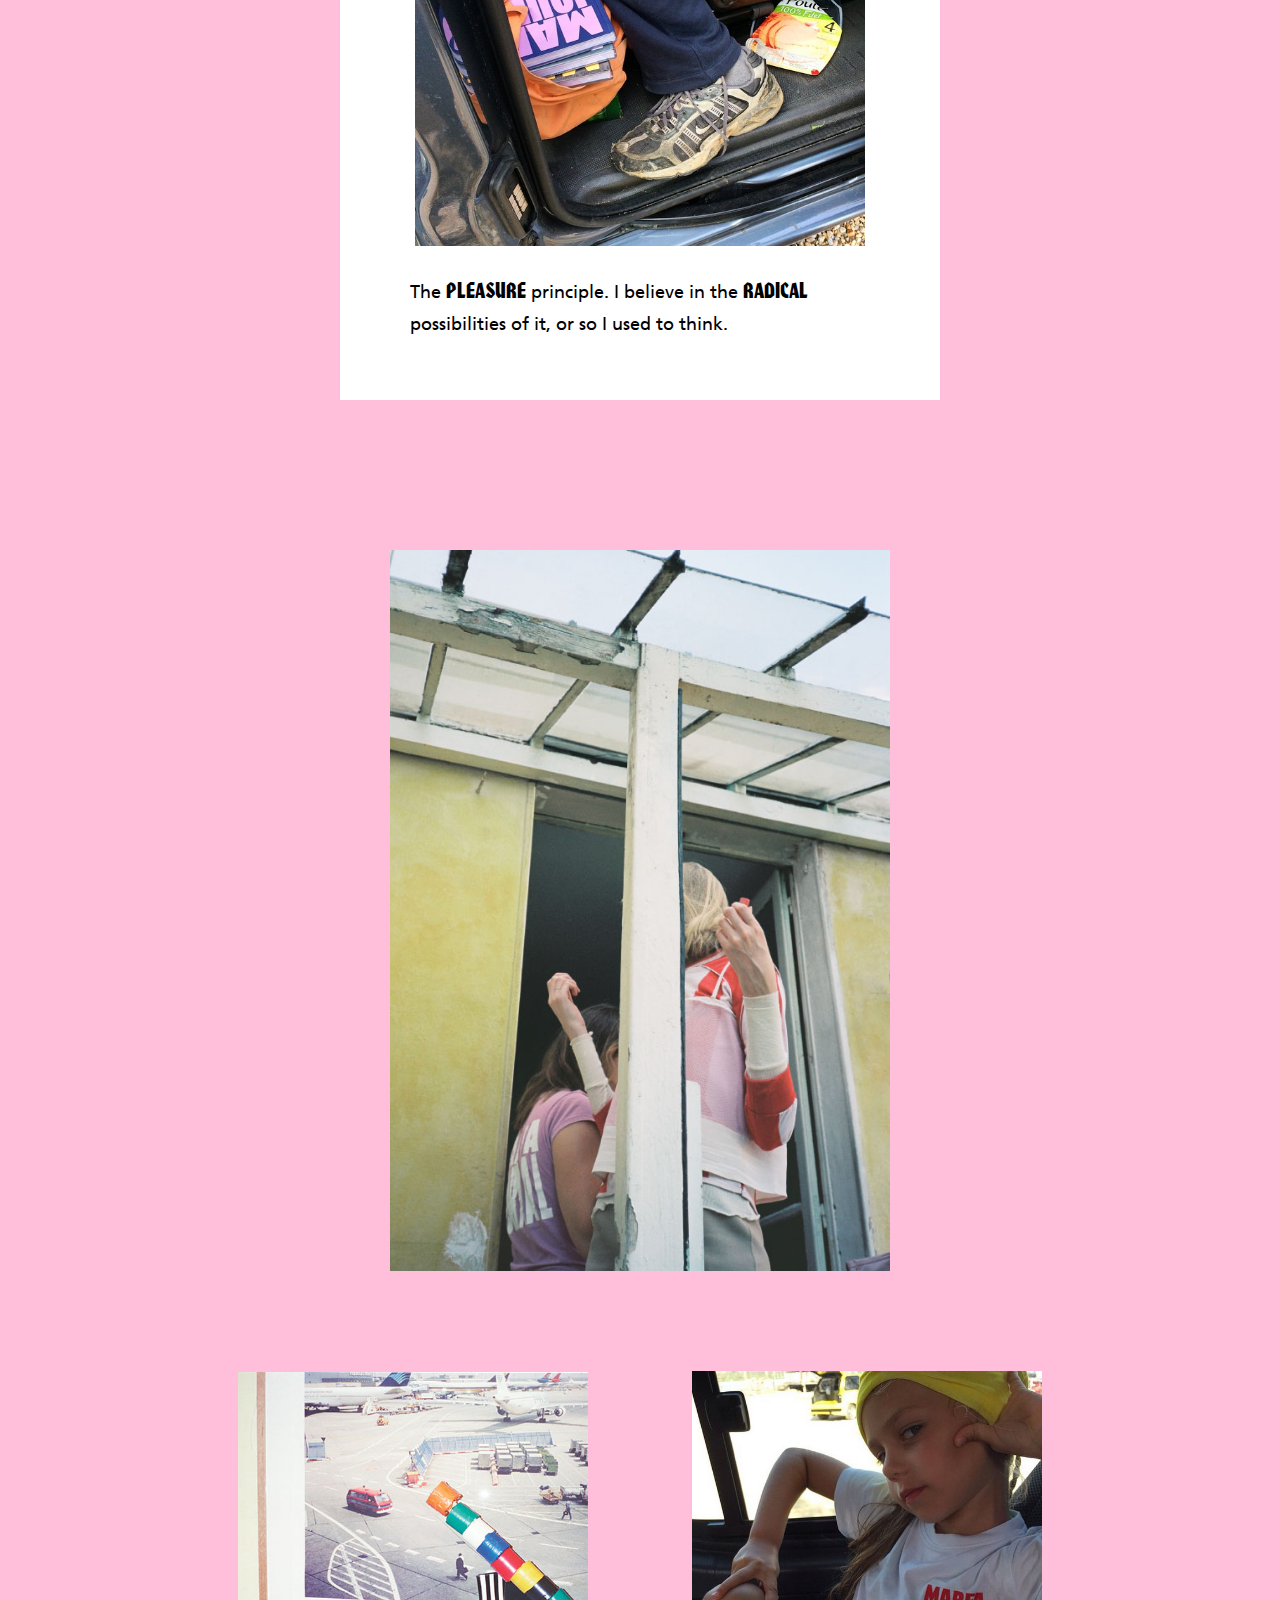
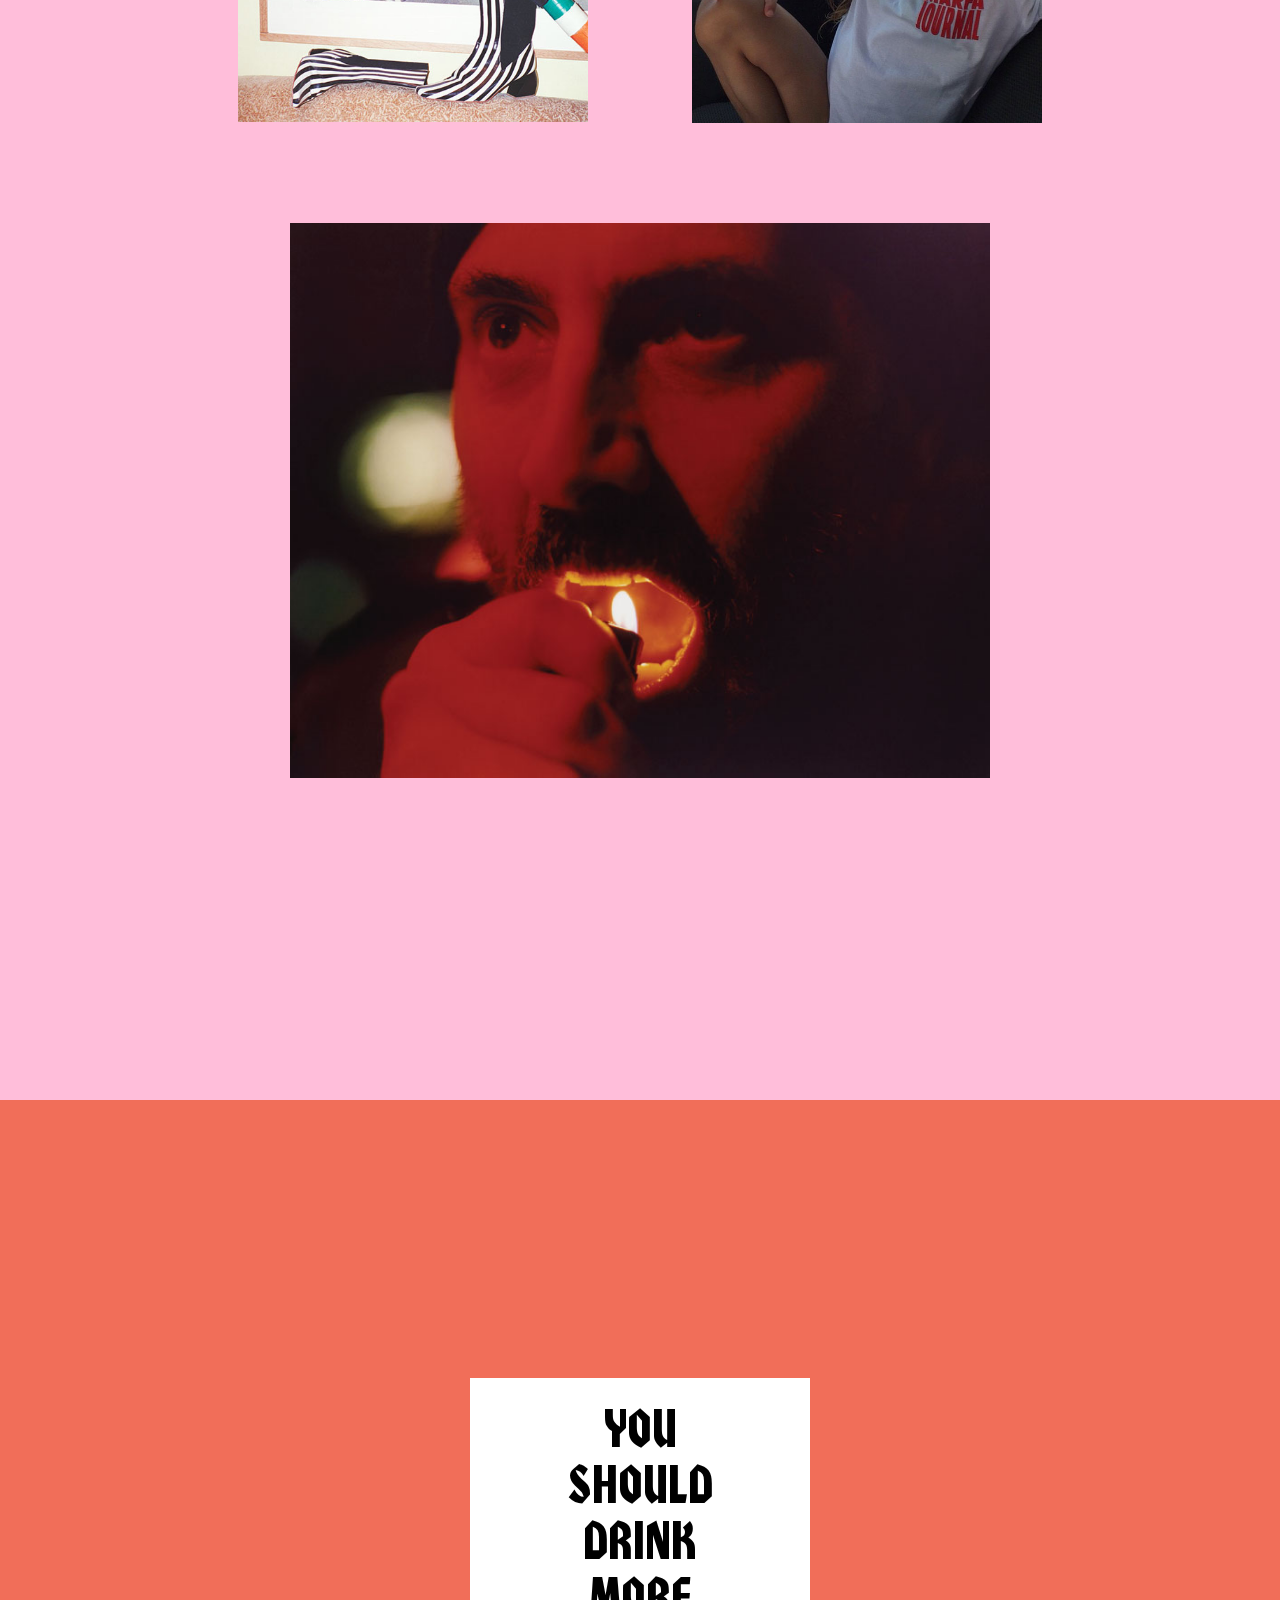
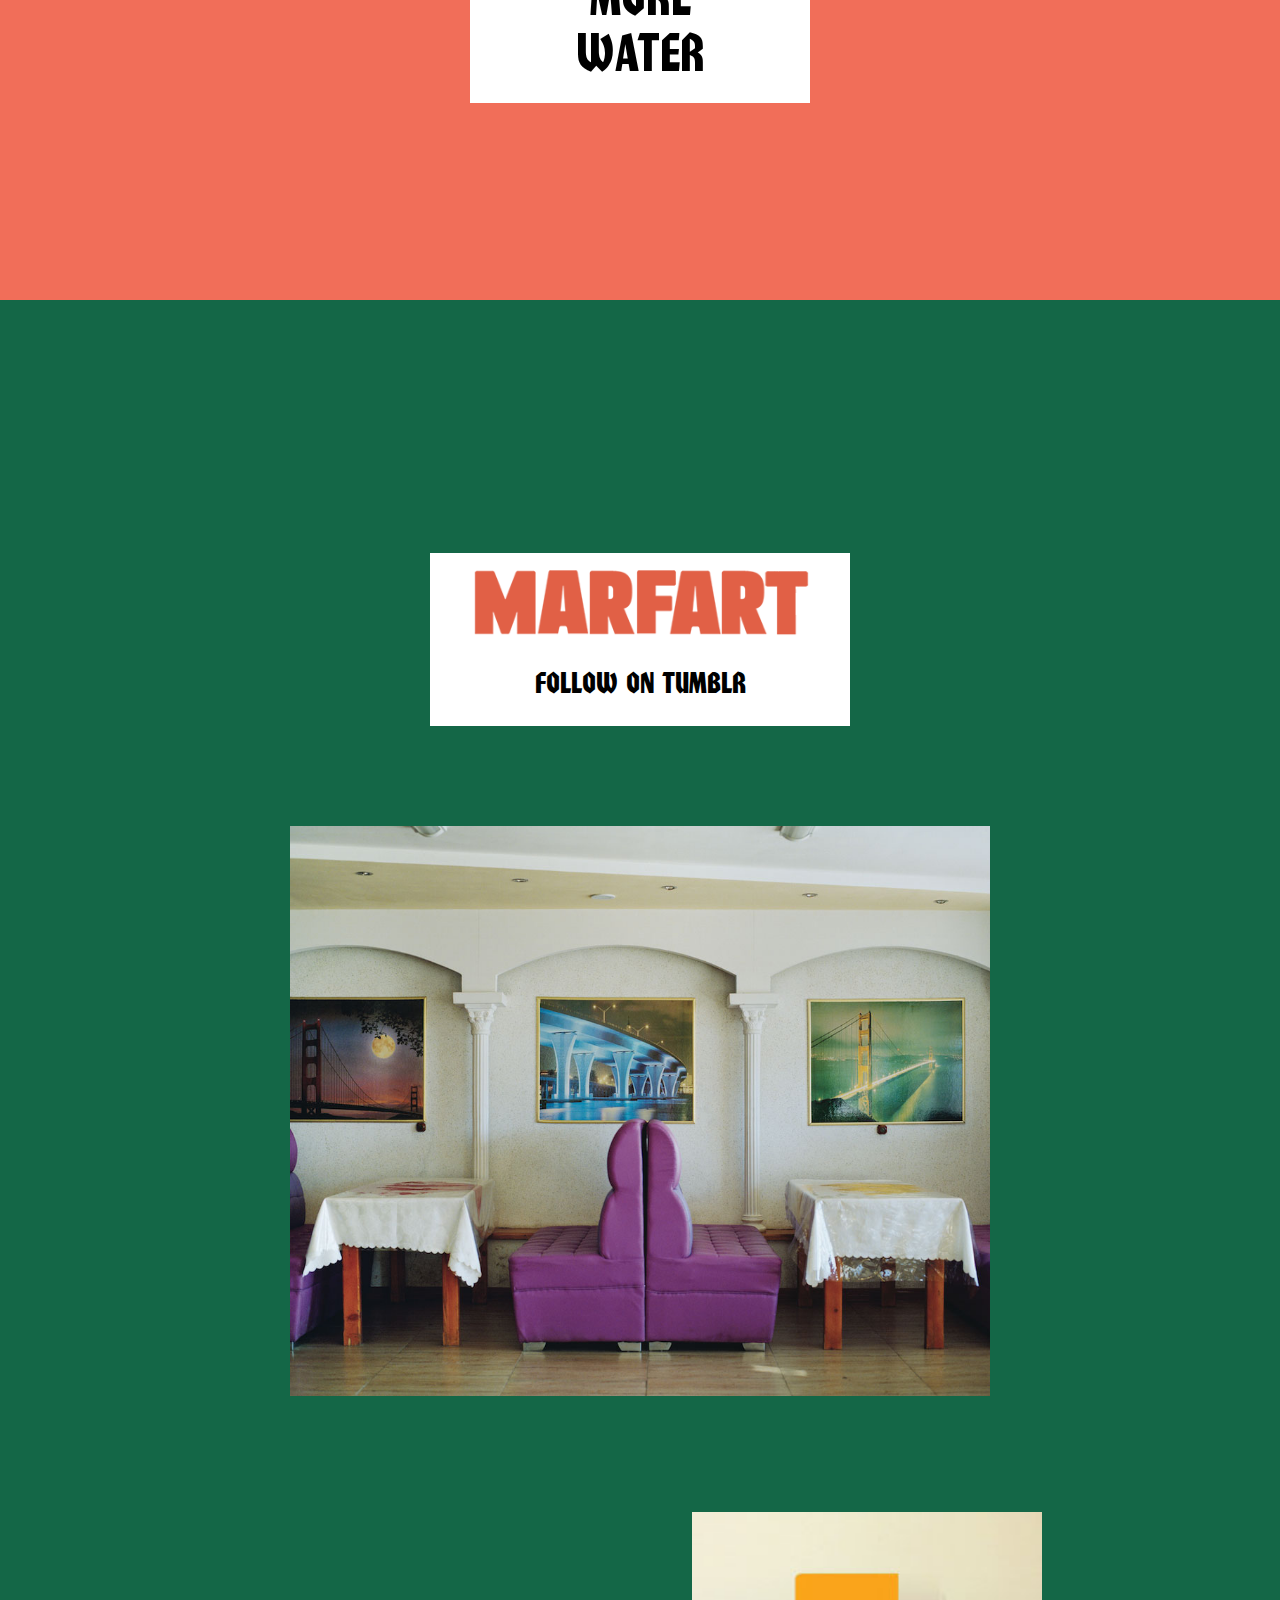
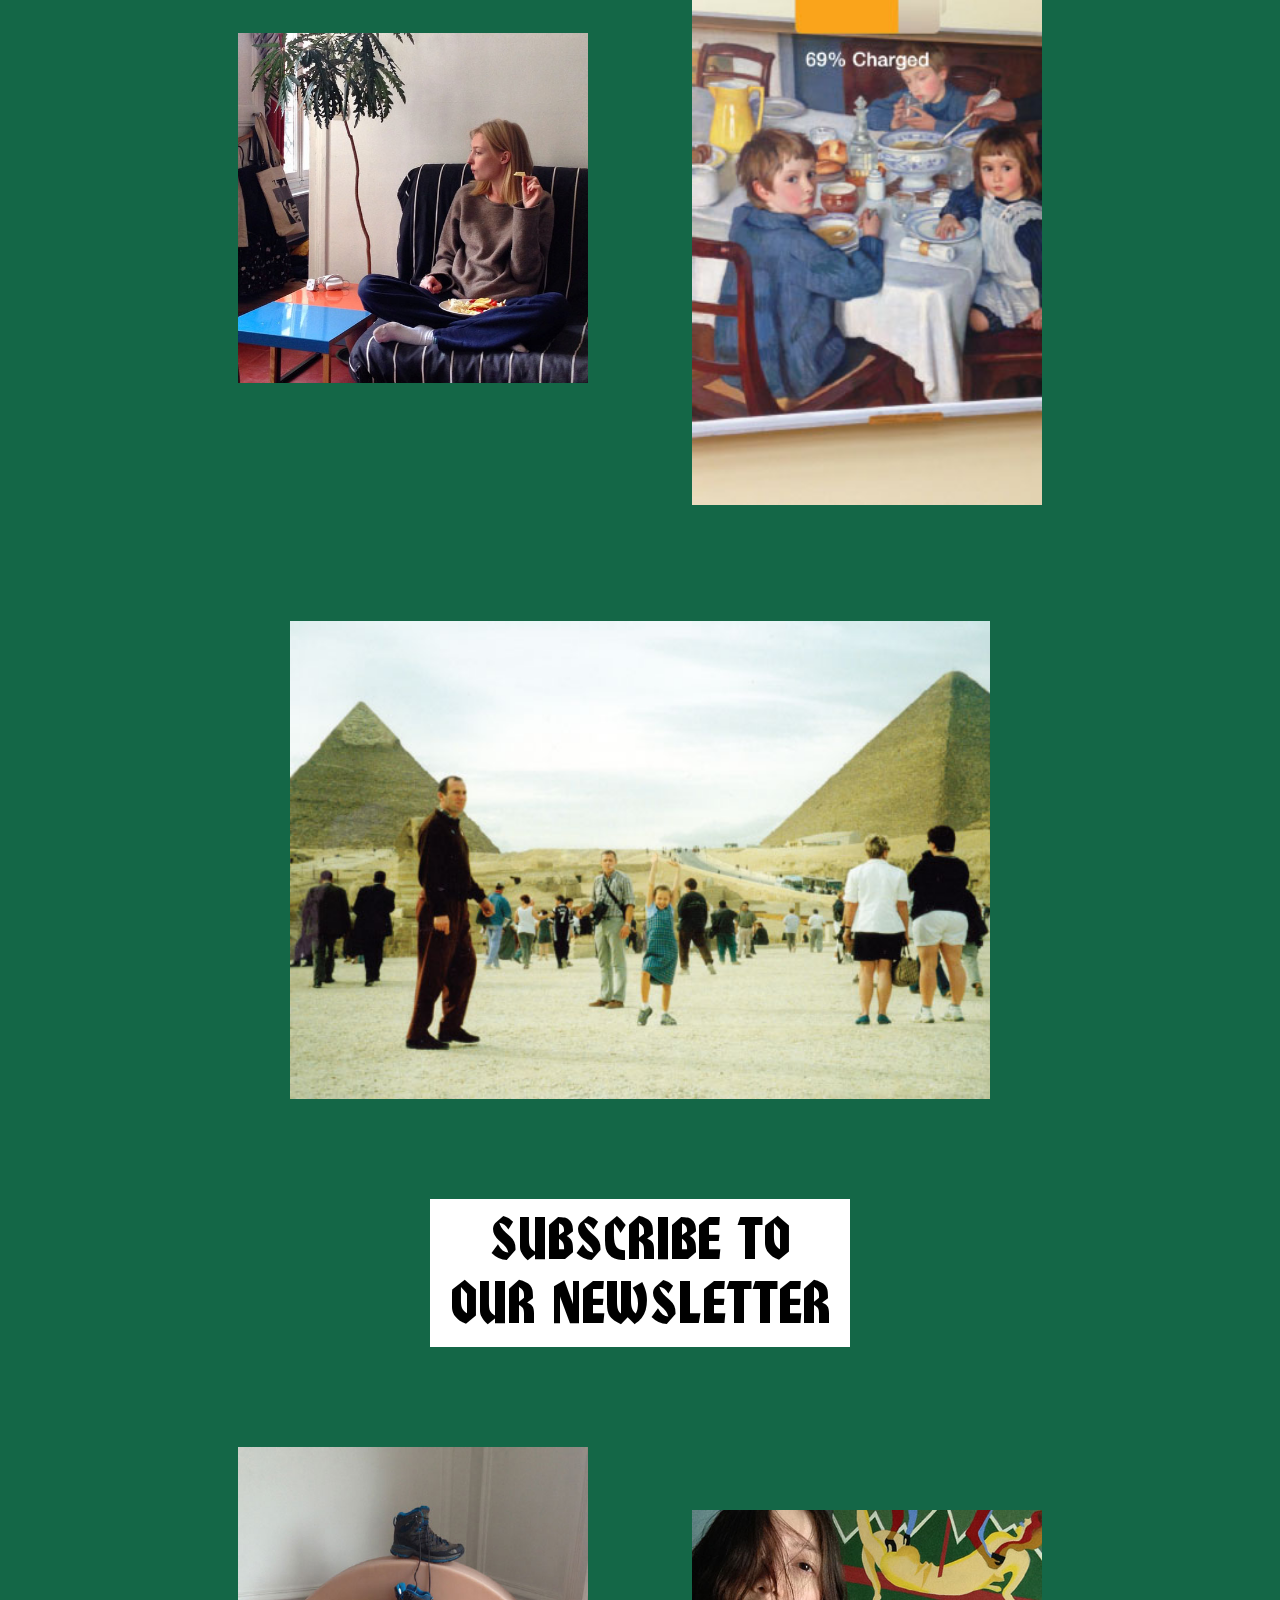
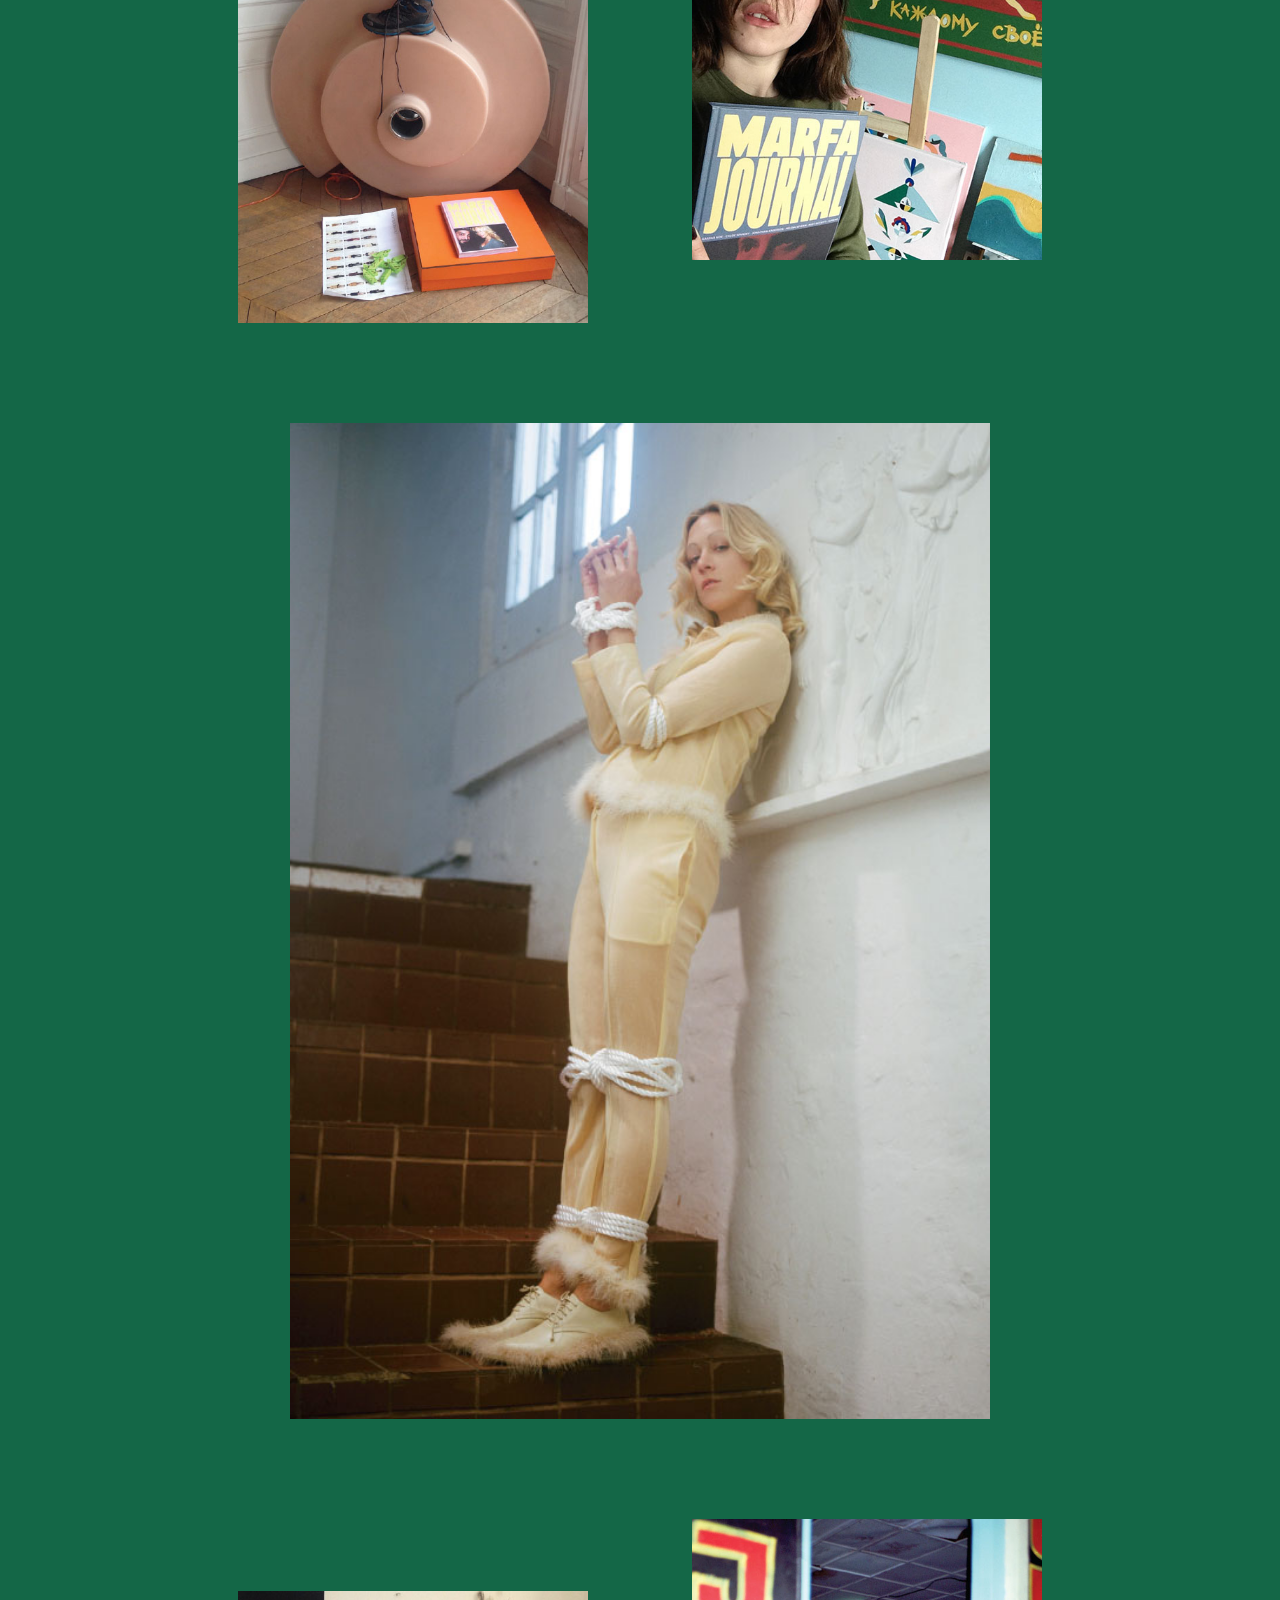
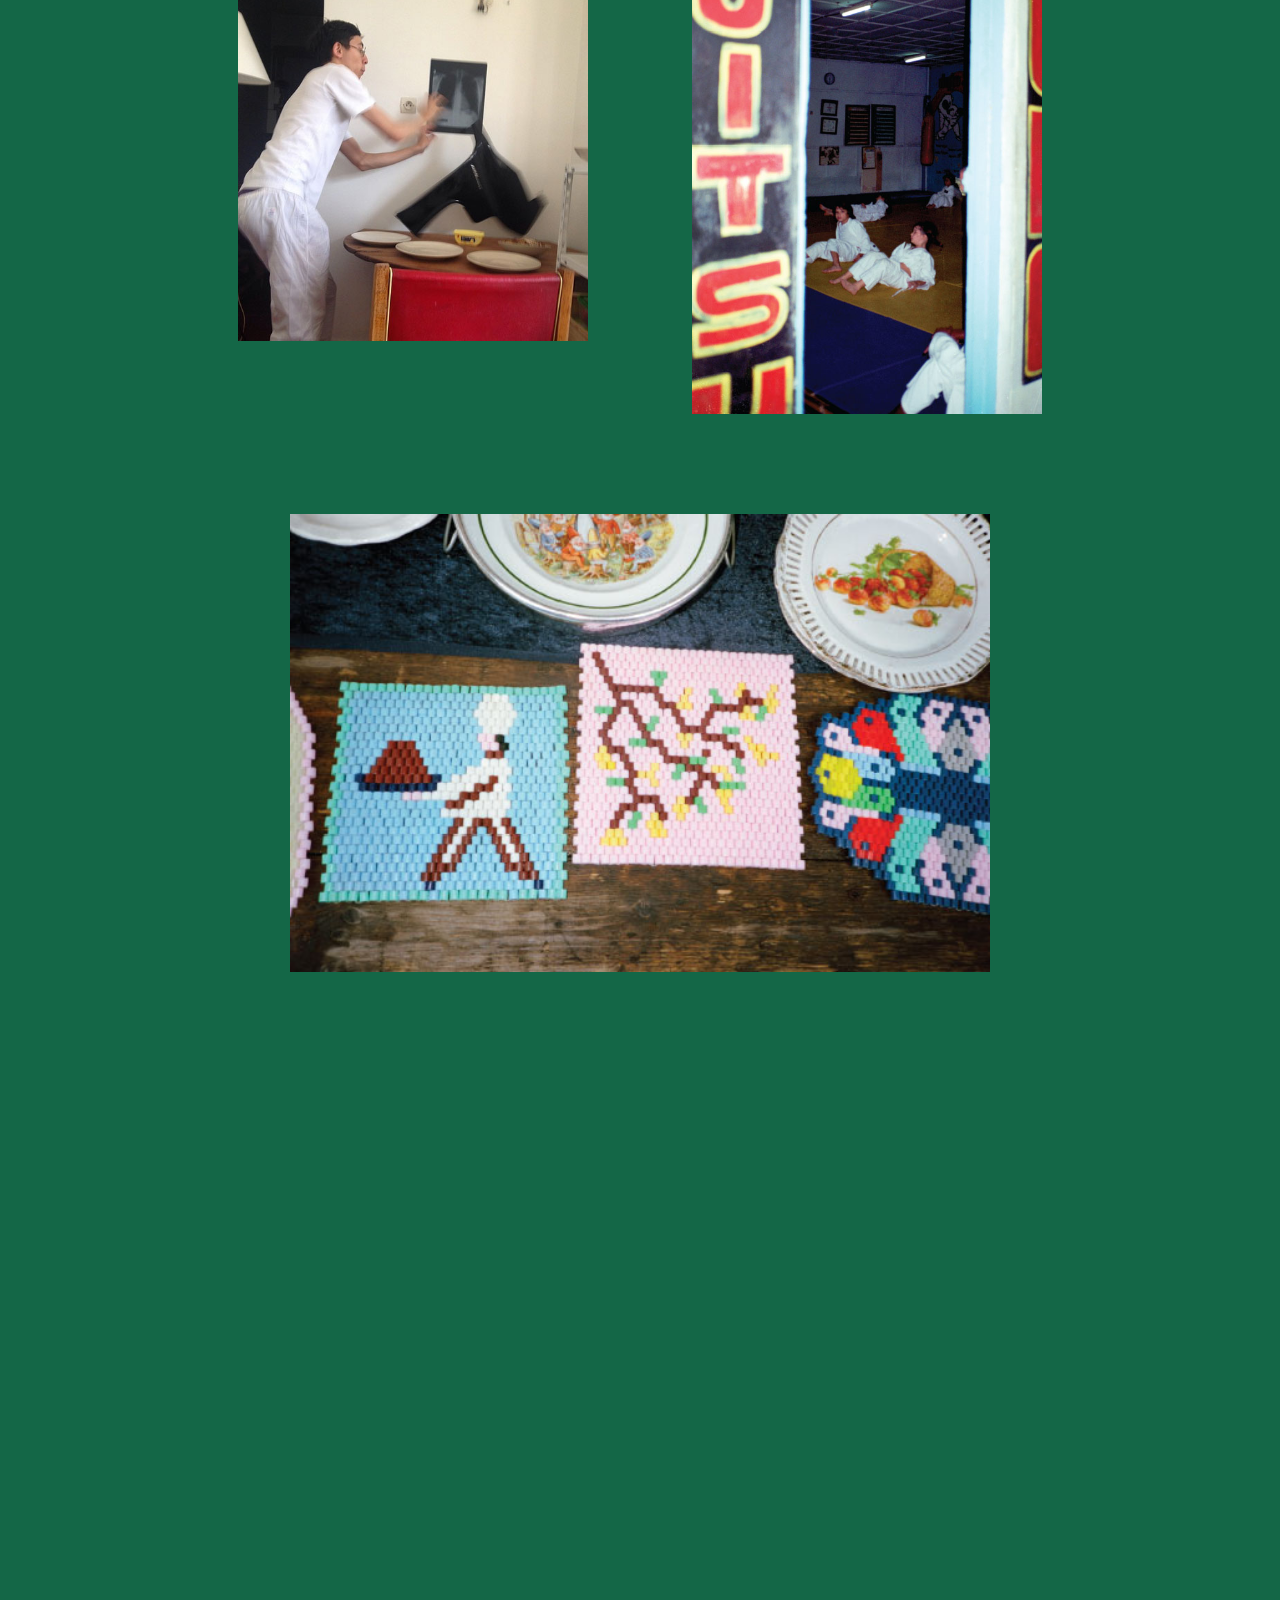
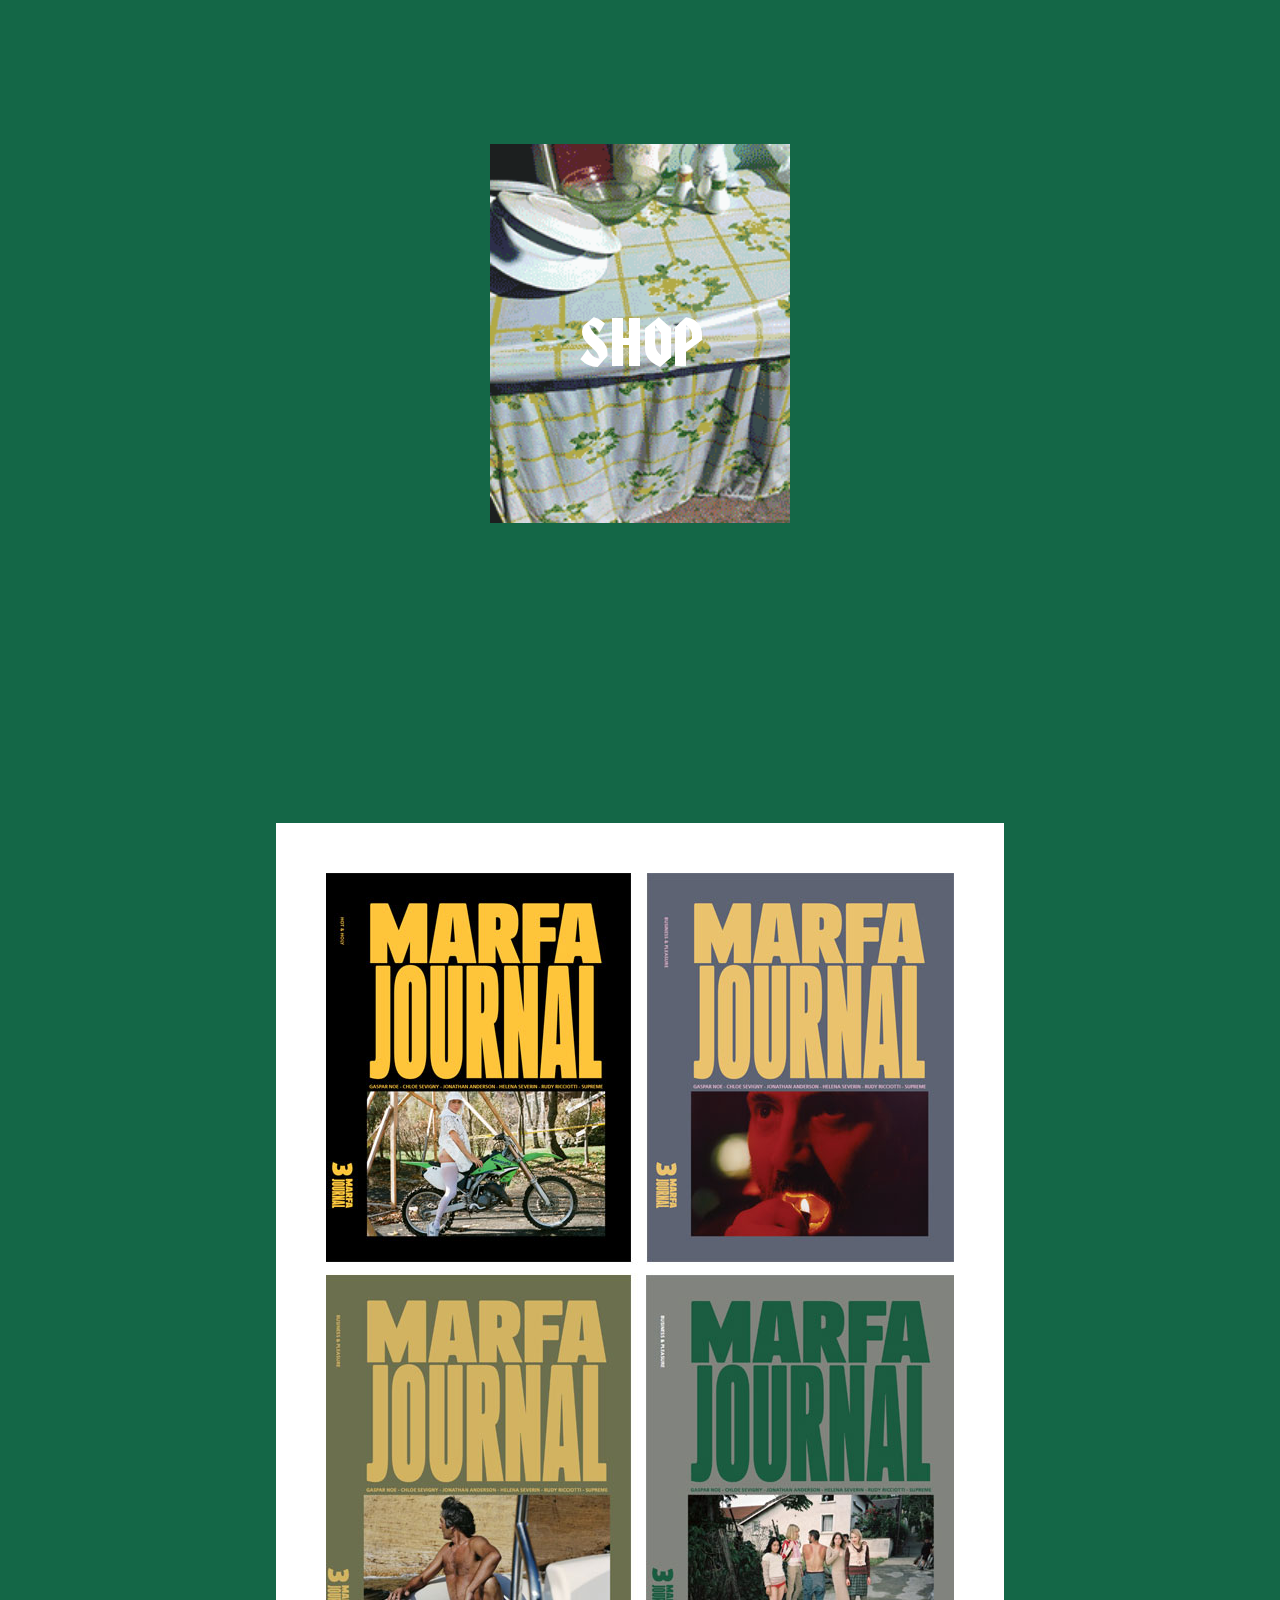
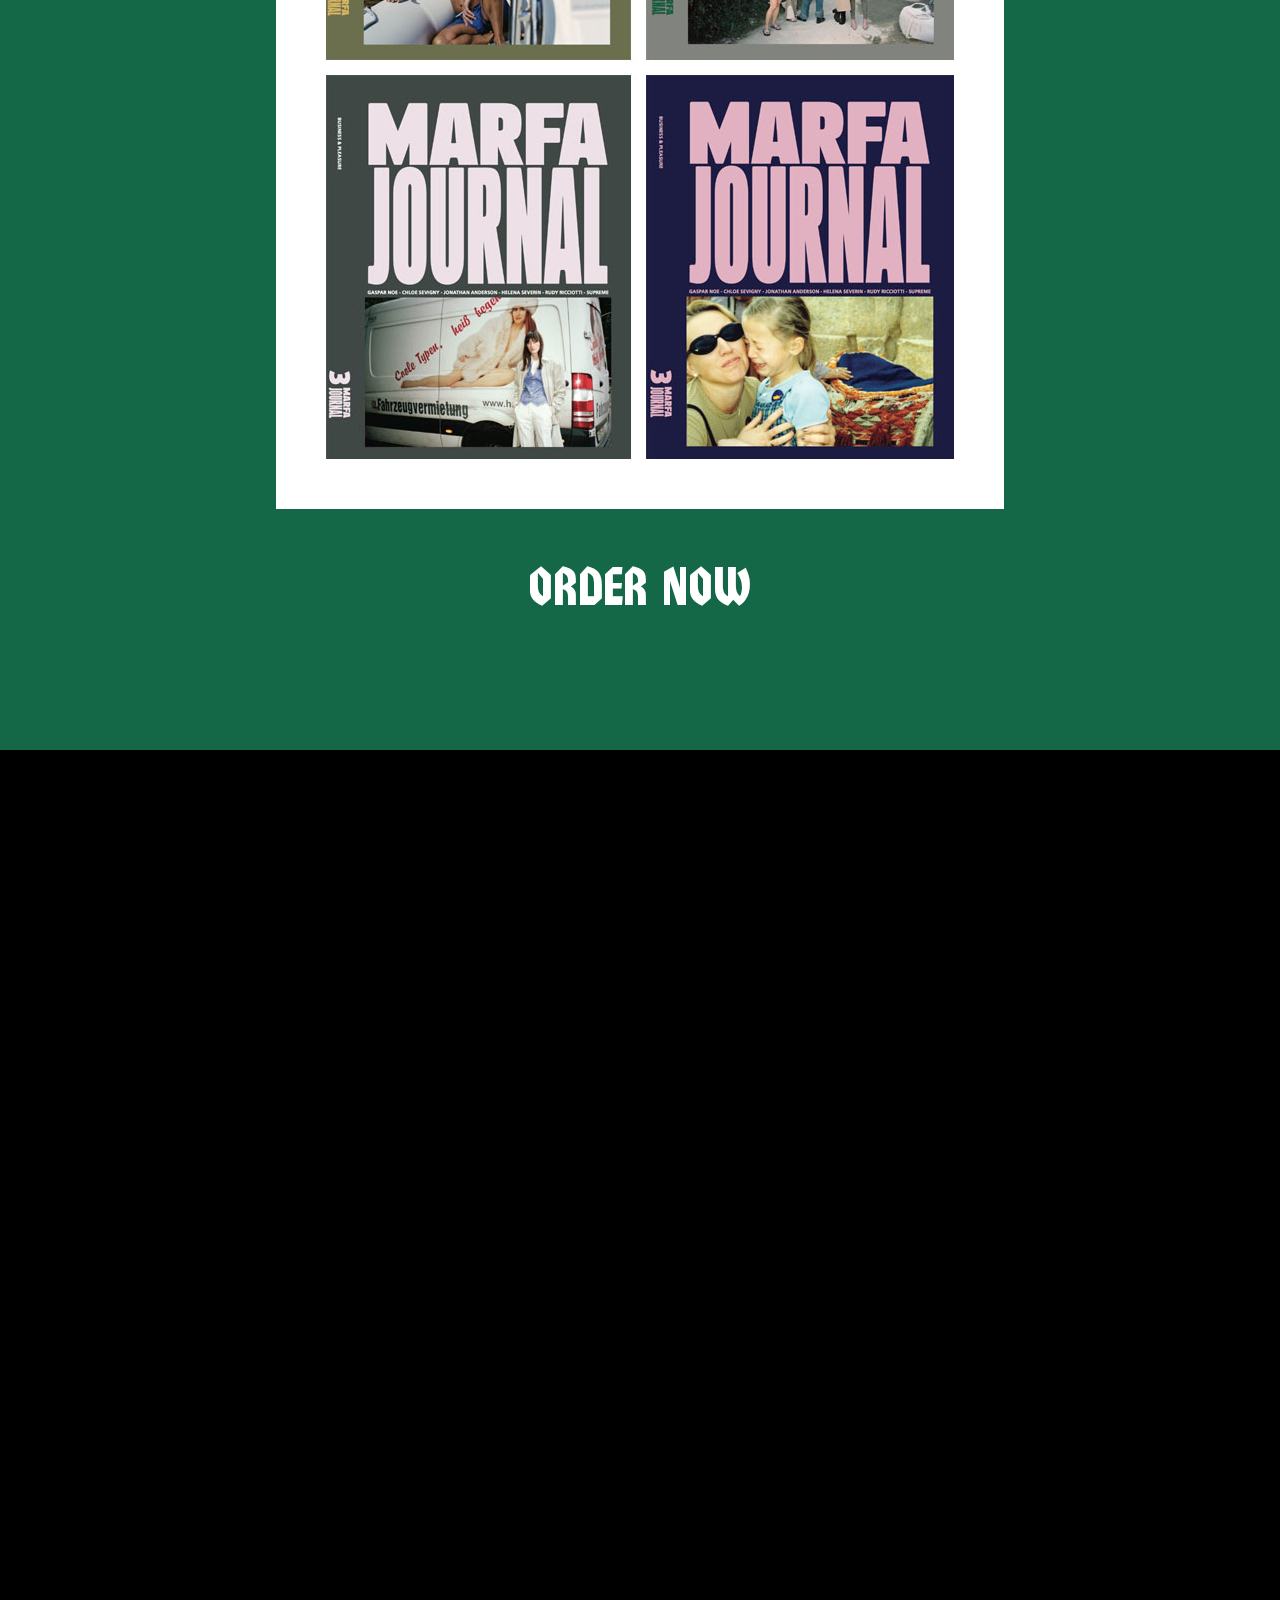
<file: issue-3/index.html>
<!DOCTYPE html>
<html class="no-js">
    <head>
        <meta charset="utf-8">
        <meta http-equiv="X-UA-Compatible" content="IE=edge,chrome=1">
        <title>MARFA JOURNAL</title>
        <meta name="description" content="">

        <link rel="stylesheet" href="css/normalize.min.css">
        <link rel="stylesheet" href="css/main.css">
        <link rel="stylesheet" href="stylesheets/marfa.css">
        <link rel="shortcut icon" href="favicon.ico">

        <link rel="stylesheet" href="http://maxcdn.bootstrapcdn.com/font-awesome/4.3.0/css/font-awesome.min.css">

        <meta property="og:image" content="http://marfajournal.com/img/marfa.png"/>
        <meta property="og:description" content="MARFA JOURNAL is a new printed publication inspired by Marfa, TX and created BY ARTISTS FOR ARTISTS."/>

        <!--[if lt IE 9]>
            <script src="//html5shiv.googlecode.com/svn/trunk/html5.js"></script>
            <script>window.html5 || document.write('<script src="js/vendor/html5shiv.js"><\/script>')</script>
        <![endif]-->

        <script type="text/javascript">

          var _gaq = _gaq || [];
          _gaq.push(['_setAccount', 'UA-41343818-1']);
          _gaq.push(['_trackPageview']);

          (function() {
            var ga = document.createElement('script'); ga.type = 'text/javascript'; ga.async = true;
            ga.src = ('https:' == document.location.protocol ? 'https://ssl' : 'http://www') + '.google-analytics.com/ga.js';
            var s = document.getElementsByTagName('script')[0]; s.parentNode.insertBefore(ga, s);
          })();

        </script>
    </head>
    <body>

        <input type="radio" name="navSelect" id="AboutRadio" />
        <input type="radio" name="navSelect" id="StockistsRadio" />
        <input type="radio" name="navSelect" id="ShopRadio" />
        <input type="radio" name="navSelect" id="ContactRadio" />

        <nav>
            <ul>

                <li id="NavAbout">
                    <a href="#About">
                        About
                    </a>
                </li>
                <li id="NavStockists">
                    <a href="#Stockists">
                        Stockists
                    </a>
                </li>
                <li id="NavShop">
                    <a href="#Shop">
                        Shop
                    </a>
                </li>
                <li id="NavContact">
                    <a href="#Contact">
                        Contact
                    </a>
                </li>
                <li id="NavDaily">
                    <a href="#">Daily</a>
                </li>
            </ul>
        </nav>


        <!-- TOP LAYER -->
        <div class="Layer" id="Layer3">

            <aside id="IntroSection">
                <p class="TextBlock">
                    <img src="img/3/motto.png" class="Motto" />
                </p>
            </aside>

            <aside id="About">
                <h1>About</h1>
                <img src="img/aerobics.gif" id="Aerobics" />
                <div class="AboutText">
                    <div class="text">
                        This <strong>particular</strong> assignment outlines my take on the<br/>
                        philosophy of art, its current affairs and my own<br/>
                        <strong>immense</strong> ambition. <strong>Business</strong> and <strong>pleasure</strong>. We've<br/>
                        never fully <strong>devoted</strong> ourselves to either, have we?

                        <img src="img/3/about.jpg" width="450" height="450" />

                        The <strong>pleasure</strong> principle. I believe in the <strong>radical</strong><br/>
                        possibilities of it, or so I used to think.
                    </div>
                </div>
                <div class="Images">
                    <img src="img/3/13.jpg" class="horz sm" />
                    <br/>
                    <img src="img/3/01.jpg" />
                    <img src="img/3/02.jpg" />
                    <br/>
                    <img src="img/3/03.jpg" class="horz"  />
                    
                    <br/>
                    <div class="TextBlock" id="DividerText">
                        You<br/>
                        Should<br/>
                        Drink<br/>
                        More<br/>
                        Water
                    </div>

                    <div class="TextBlock Newsletter" id="Marfart">
                        <a href="http://marfart.tumblr.com" target="_blank"><img src='img/marfart.png'/> <small>Follow on Tumblr</small></a>
                    </div>

                    <img src="img/3/14.jpg" class="horz" />
                    <br/>
                    
                    <br/>
                    <img src="img/3/05.jpg" />
                    <img src="img/3/06.jpg" />
                    <br/>

                    <br/>
                    <img src="img/3/07.jpg" class="horz"  />

                    <div class="TextBlock Newsletter" id='NewsletterText'>
                        <a href="http://eepurl.com/zDJAv" target="_blank">Subscribe to our Newsletter</a>
                    </div>

                    <img src="img/3/08.jpg" />
                    <img src="img/3/09.jpg" />
                    <br/>
                    <img src="img/3/10.jpg" class="horz" />
                    <br/>
                    <img src="img/3/11.jpg" />
                    <img src="img/3/12.jpg" />
                    <br/>
                    <img src="img/3/15.jpg" class="horz" />

                </div>
            </aside>

            <aside id="Shop">
                <h1>Shop</h1>
                
                <img src="img/3/shopgif.gif" id="ShopGif" />
                <a href="http://shop.marfajournal.com/">
                    <img src="img/3/covers.jpg" id="Covers" />
                </a>

                <h2><a href="http://shop.marfajournal.com/" target="_blank">Order Now</a></h2>

                <!-- <form action="https://www.paypal.com/cgi-bin/webscr" method="post" target="_top">
                <input type="hidden" name="cmd" value="_s-xclick">
                <input type="hidden" name="hosted_button_id" value="JKMUEPFC9S4A2">
                <table>
                <tr><td><input type="hidden" name="on0" value="Cover">MARFA JOURNAL #2 <p><small>(Includes shipping worldwide)</small></p></td></tr><tr><td><select name="os0">
                    <option value="Gray Cover">Gray Cover €44.00 EUR</option>
                    <option value="Blue Cover">Blue Cover €44.00 EUR</option>
                    <option value="Pink Cover">Pink Cover €44.00 EUR</option>
                    <option value="Brown Cover">Brown Cover €44.00 EUR</option>
                </select> </td></tr>
                </table>
                <input type="hidden" name="currency_code" value="EUR">
                <button type="submit" border="0" name="submit" alt="PayPal - The safer, easier way to pay online!">
                    <span>Buy Now</span>
                </button>
                </form> -->

            </aside>

            <aside id="Stockists">
                <h1>Stockists</h1>
                <img src="img/robez.gif" id="StockistsGif" />



                <ul id="StockistsList">
                    <li><label for="EuropeOp">Europe</label>
                        <header>London</header>
                        <ul>

                            <li>
                            <a href="http://www.tate.org.uk/" target="_blank">Tate Modern</a>
                            <div class="info">
                                Bankside, SE1 9TG
                            </div>
                            </li>

                            <li>
                            <a href="http://www.shreejinewsagents.com/" target="_blank">Shreeji News</a>
                            <div class="info">
                                6 Chiltern St, W1U 7PT
                            </div>
                            </li>

                            <li>
                            <a href="http://www.ica.org.uk/" target="_blank">ICA</a>
                            <div class="info">
                                The Mall, London, SW1Y 5AHS
                            </div>
                            </li>
                            <li>
                            <a href="http://www.serpentinegallery.org/" target="_blank">
                                Koenig Books at the Serpentine Gallery
                            </a>
                              <div class="info">
                                Kensington Gardens, London, W2 3XA
                                </div>
                            </li>
                            <li>
                            <a href="http://goodhoodstore.com/" target="_blank">Goodhood</a>
                            <div class="info">
                                41 Coronet St, London, N1 6HD
                            </div>
                            </li>
                            <li>
                            <a href="http://www.openingceremony.us/" target="_blank">Opening Ceremony</a>
                            <div class="info">
                                35 King St, London, WC2E 8JG
                            </div>
                            </li>
                            <li>
                            <a href="http://www.clairederouenbooks.com/" target="_blank">Claire de Rouen</a>
                            <div class="info">
                                125 Charing Cross Rd, London, London, WC2H 0EW
                            </div>
                            </li>
                            <li>
                            <a href="http://www.tipitin.com/" target="_blank">Ti Pi Tin</a>
                            <div class="info">
                                47 Stoke Newington High St, London, N16 8EL
                            </div>
                            </li>
                            <li>
                            <a href="http://store.huhmagazine.co.uk/" target="_blank">Huh</a>
                            <div class="info">
                                56 Stoke Newington Rd, London, N16 7XB
                            </div>
                            </li>
                            <li>
                            <span>Creative Review Wardour Street</span>
                            <div class="info">
                                TBC 
                            </div>
                            </li>
                            <li>
                            <span>Creative Review Berwick Street</span>
                            <div class="info">
                                39 Berwick St, W1F 8RU 
                            </div>
                            </li>
                            <li>
                            <a href="http://www.artwords.co.uk/" target="_blank">Artwords Bookshop Rivington Street</a>
                            <div class="info">
                                69 Rivington Street London EC2A 3AY
                            </div>
                            </li>
                            <li>
                            <a href="http://www.artwords.co.uk/" target="_blank">Artwords Bookshop Broadway Market</a>
                            <div class="info">
                                20-22 Broadway Market
                                London E8 4QJ
                            </div>
                            </li>
                        </ul>
                        <header>Paris</header>
                        <ul>
                            
                            <li>
                            <a href="http://www.ofrsystem.com/" target="_blank">0fr.</a>
                            <div class="info">
                                20 rue Dupetit-Thouars
                            </div>
                            </li>
                            
                            <li>
                            <a href="http://www.colette.fr/" target="_blank">Colette</a>
                            <div class="info">
                                213 Rue Saint-Honoré 75001 Paris
                            </div>
                            </li>
                            <li>
                            <a href="https://www.kenzo.com/" target="_blank">Kenzo Boutique Rue de Rennes</a>
                            <div class="info">
                                60-62 Rue de Rennes 75006 Paris
                            </div>
                            </li>
                            <li>
                            <a href="https://www.kenzo.com/" target="_blank">Kenzo  Boutique George V</a>
                            <div class="info">
                                51 Avenue George V 75008 Paris
                            </div>
                            </li>
                            <li>
                            <a href="https://www.kenzo.com/" target="_blank">Kenzo Boutique Madeleine</a>
                            <div class="info">
                                27 Boulevard de la Madeleine 75008 Paris
                            </div>
                            </li>

                            <li>
                            <a href="http://libraryofarts.com/" target="_blank">LO/A Library of Arts</a>
                            <div class="info">
                                17 Rue Notre Dame de Nazareth
                            </div>
                            </li>

                            <li>
                            <a href="http://www.palaisdetokyo.com/" target="_blank">Palais de Tokyo</a>
                            <div class="info">
                                13 Avenue du Président Wilson 75116 Paris
                            </div>
                            </li>
                        </ul>
                        <header>Italy</header>
                        <ul>
                            <li>
                                <a href="https://www.facebook.com/bjorkflorence" target="_blank">BJØRK Florence</a>
                                <div class="info">
                                Via dello Sprone 25/r, Florence
                                </div>
                            </li>
                        </ul>

                        <header>Germany</header>
                        <ul>
                            <li>
                            <a href="http://www.doyoureadme.de/" target="_blank">do you read me?!</a>
                            <div class="info">
                                 Auguststrasse 28, 10117 Berlin-Mitte
                            </div>
                            </li>
                            <li>
                            <a href="http://www.sodabooks.com/index.php/" target="_blank">Soda Books</a>
                            </li>
                        </ul>
                        <header>Netherlands</header>
                        <ul>
                            <li>
                            <a href="http://www.athenaeum.nl/" target="_blank">Athenaeum Boekhandel</a>
                            <div class="info">
                                 Spui 14-16 Amsterdam, 1012 XA
                            </div>
                            </li>
                        </ul>
                        <header>Sweden</header>
                        <ul>
                            <li>
                            <a href="http://www.papercutshop.se/" target="_blank">Papercut</a>
                            <div class="info">
                                 Krukmakargatan 24-26, Stockholm
                            </div>
                            </li>
                        </ul>
                        <header>Slovakia</header>
                        <ul>
                            <li>
                            <a href="http://www.slavicadizajn.sk/" target="_blank">slavica</a>
                            <div class="info">
                                 4.poschodie obchodného domu Dunaj, Nedbalova 3 81101 Bratislava
                            </div>
                            </li>
                        </ul>
                    </li>
                    <li><label for="NorthAmOp">North America</label>
                        <header>New York</header>
                        <ul>
                            <li>
                                <a href="http://kinfolklife.com/" target="_blank">Kinfolk</a>
                                <div class="info">
                                    94 Wythe Street Brooklyn, New York 11249
                                </div>
                            </li>

                            <li>
                                <a href="https://www.facebook.com/objectify139nyc/info" target="_blank">Object-ify</a>
                                <div class="info">
                                    139 Essex Street , New York, NY 10002
                                </div>
                            </li>
                            
                            <li>
                                <a href="http://www.spoonbillbooks.com/" target="_blank">Spoonbill &amp; Sugartown Books</a>
                                <div class="info">
                                    218 Bedford Ave, Brooklyn, NY 11211
                                </div>
                            </li>
                        </ul>
                        <header>Miami</header>
                        <ul>
                            <li>
                                <a href="https://www.facebook.com/objectify139nyc/info" target="_blank">The Shop, The Standard Spa</a>
                                <div class="info">
                                    40 Island Ave, Miami Beach, FL 33139
                                </div>
                            </li>
                        </ul>
                        <header>Online - USA &amp; Canada</header>
                        <ul>
                            
                            <li>
                            <a href="http://shop.marfajournal.com/" target="_blank">New Distribution House</a>
                            </li>
                        </ul>
                    </li>
                    <li><label for="AsiaOp">Asia</label>
                        <header>Japan</header>
                        <ul>
                            <li>
                            <a href="http://www.bonjour.jp/shops/" target="_blank">bonjour records</a>
                            <div class="info">
                                24-1, Sarugaku-cho, Shibuya-ku, Tokyo, Japan
                            </div>
                            </li>
                            <li>
                            <a href="http://www.standardbookstore.com/" target="_blank">Standard Bookstore</a>
                            <div class="info">
                                Osaka 2-2-12 Nishi, Christa Grand Building 1F BF
                            </div>
                            </li>

                            <li>
                            <a href="http://tsite.jp/daikanyama/store-service/tsite-en.html" target="_blank">Daikanyama T-Site Tsutaya Books</a>
                            <div class="info">
                                Sarugakucho 17-5, Shibuya-ku, Tokyo
                            </div>
                            </li>

                            <li>
                            <a href="http://www.flotsambooks.com/" target="_blank">Flotsam Books</a>
                            <div class="info">
                                Ohara 2-24-28-101, Setagaya-ku, Tokyo
                            </div>
                            </li>

                            <li>
                            <a href="http://www.vacant.vc/" target="_blank">Vacant</a>
                            <div class="info">
                                Jingumae 3-20-13, Shibuya-ku, Tokyo
                            </div>
                            </li>

                            <li>
                            <a href="http://www.shelf.ne.jp/" target="_blank">Shelf Bookstore</a>
                            <div class="info">
                                Izumi Building, Jingumae 3-7-4, Shibuya-ku, Tokyo
                            </div>
                            </li>

                            <li>
                            <a href="http://yuy.jp/" target="_blank">Yuy Books &amp; Magazines</a>
                            <div class="info">
                                327-2 Tenjinmaecho, Shimogyoku, Kyoto
                            </div>
                            </li>

                            <li>
                            <a href="http://yebisu-art-labo.jimdo.com/" target="_blank">Yebisu Art Labo</a>
                            <div class="info">
                                2-5-29 Nishiki, Naka-ku, Nagoya-shi, Aichi
                            </div>
                            </li>


                        </ul>
                        <header>Singapore</header>
                        <ul>
                            <li>
                            <a href="https://www.facebook.com/BasheerGraphic" target="_blank">Basheer Graphic Books</a>
                            <div class="info">
                                231 Bain St, Singapore 180231
                            </div>
                            </li>
                        </ul>
                    </li>
                    <li><label for="NorthAmOp">Australia</label>
                        <header>Melbourne</header>
                        <ul>
                            <li>
                            <a href="http://www.magnation.com/index.php?do=storeLocation" target="_blank">mag nation</a>
                            <div class="info">
                                88 Elizabeth St, Melbourne, Victoria 3000
                            </div>
                            </li>
                        </ul>
                    </li>
                </ul>



            </aside>

            <aside id="Contact">
                <h1>Contact</h1>
                <img src="img/dancer.gif" id="Dancer" />
                <div class="Text">

                    <p><img src="img/3/sexyforsexy.gif" style="width:200px" /></p>

                    <p>
                        <a href="mailto:contact@marfajournal.com">contact@marfajournal.com</a>
                        <br/><br/>
                        (+44) 79 0820 6389
                        <br/><br/>
                        <a href="https://www.facebook.com/MarfaJournal" class="Social" target="_blank" target="_blank"><i class="fa fa-facebook-square"></i></a>

                        <a href="https://instagram.com/marfajournal/" class="Social" target="_blank"><i class="fa fa-instagram"></i></a>
                    </p>
                    <p class="IssueLink">
                        <a href="../issue-1">Issue #1</a><br/><br/><a href="../issue-2">Issue #2</a>
                    </p>
                    <p>
                        <img src="img/3/04.jpg" />
                    </p>
                    <p class="Website">Website by <a href="http://andrevv.com">Andrew McCarthy</a></p>
                </div>
            </aside>

        </div>

        <!-- MIDDLE LAYER -->
        <div class="Layer" id="Layer2">

            <aside id="Marfa" data-rel="AboutRadio" data-section="About">

            </aside>

            <aside id="Marfa2" data-rel="ShopRadio" data-section="Shop">

            </aside>

            <aside id="Marfa3" data-rel="StockistsRadio" data-section="Stockists">

            </aside>

            <aside id="Marfa4" data-rel="ContactRadio" data-section="Contact">

            </aside>

        </div>

        <!-- BOTTOM LAYER -->
        <div class="Layer" id="Layer1">
            <aside class="BgImage" id="Start"></aside>
            <aside class="BgImage" id="Intro"></aside>
            <aside class="BgImage" id="AboutStart"></aside>
            <aside class="BgImage" id="Divider1"></aside>
            <aside class="BgImage" id="Color1"></aside>
            <aside class="BgImage" id="ShopBg"></aside>
            <aside class="BgImage" id="Divider2"></aside>
            <aside class="BgImage" id="StockistBg"></aside>
            <aside class="BgImage" id="Divider3"></aside>
            <aside class="BgImage" id="ContactBg"></aside>            

        </div>
        
        

        <script src="http://ajax.googleapis.com/ajax/libs/jquery/1.9.1/jquery.min.js"></script>
        <script>window.jQuery || document.write('<script src="js/vendor/jquery-1.9.1.min.js"><\/script>')</script>

        <script src="js/main.js"></script>
    </body>
</html>
</file>
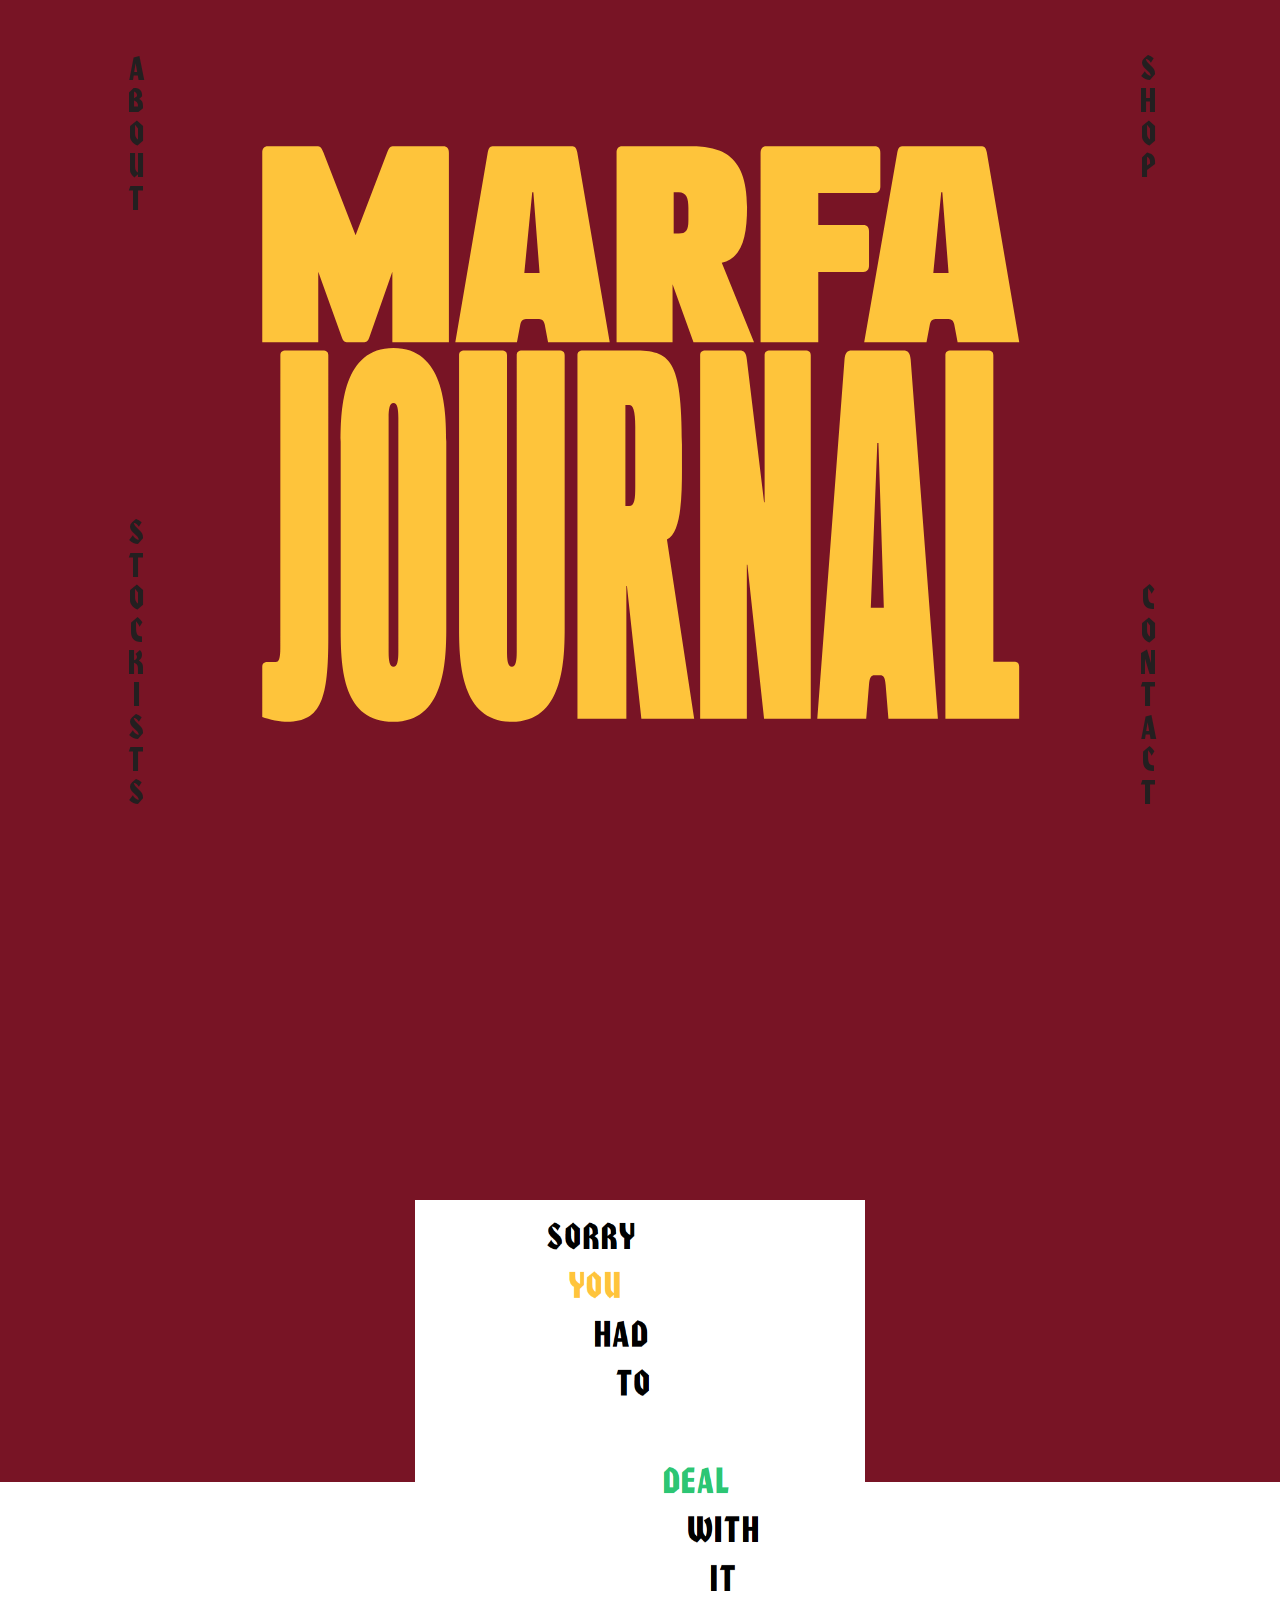
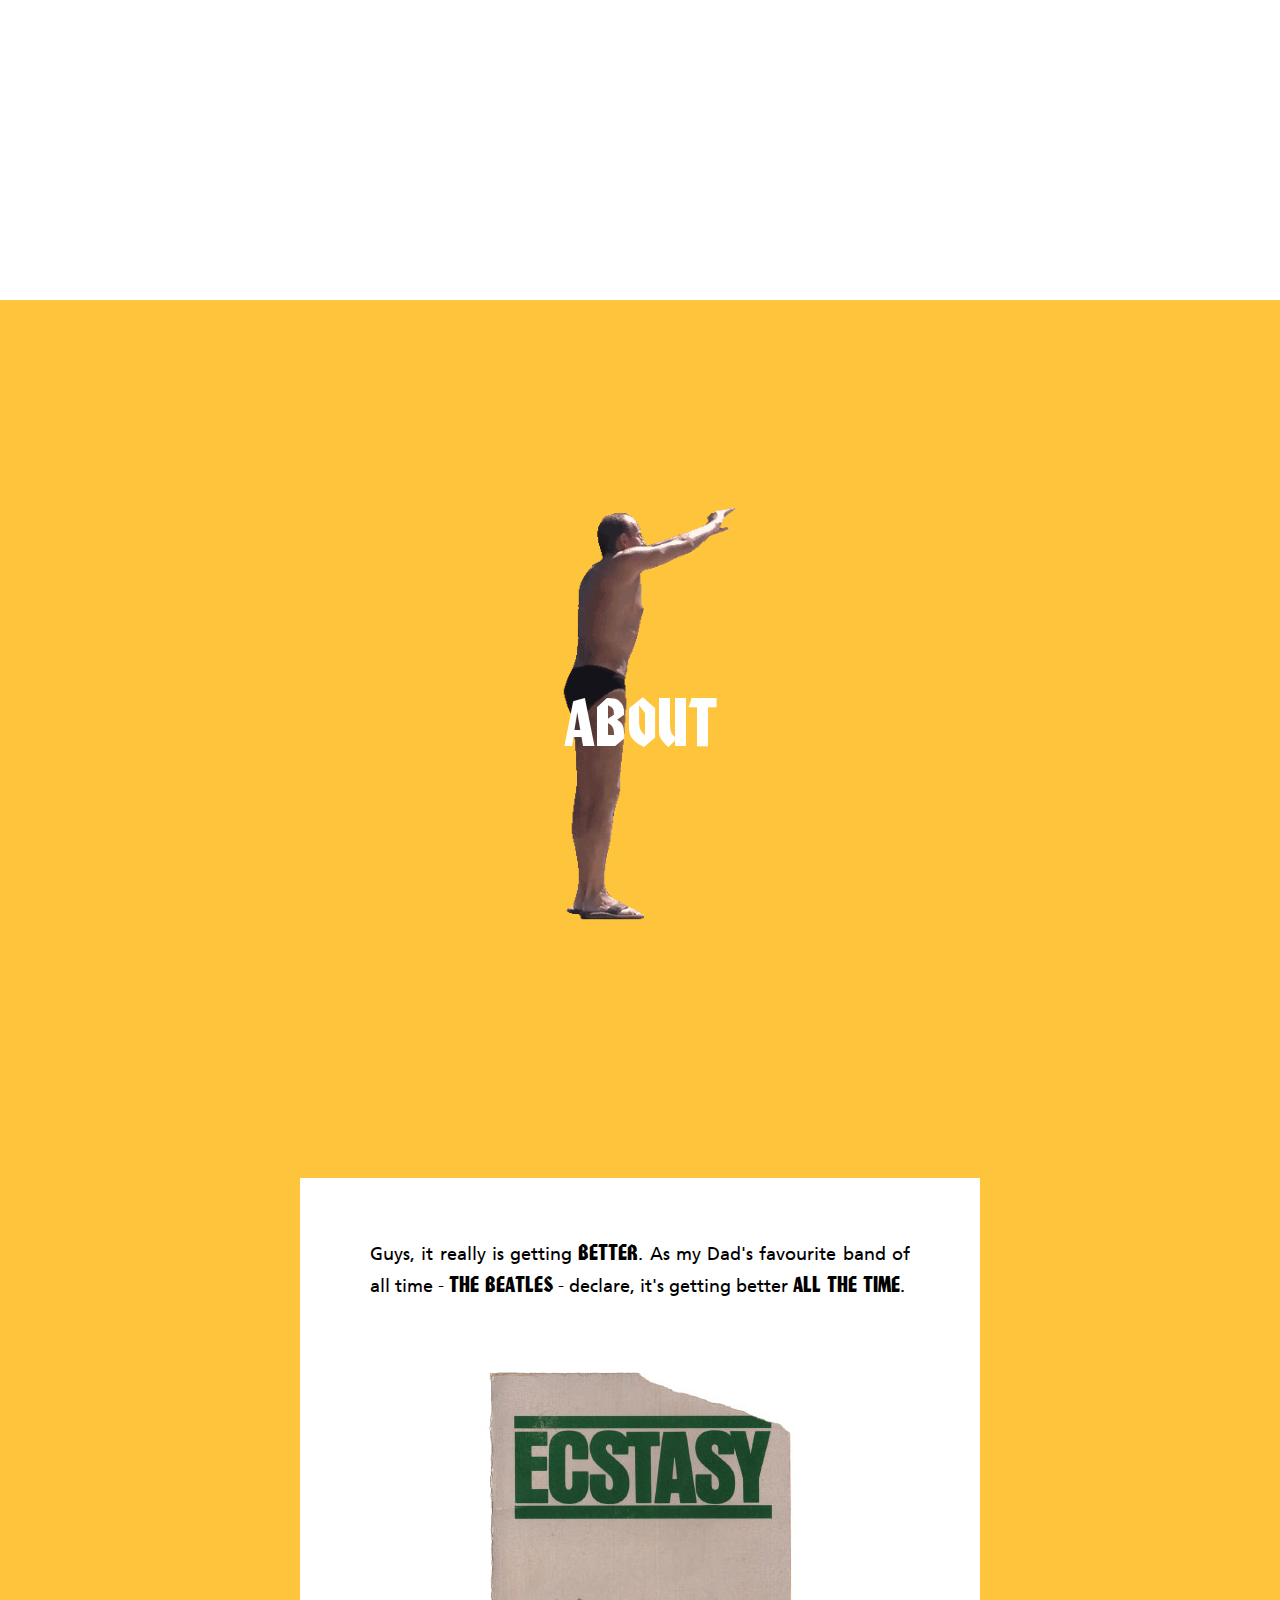
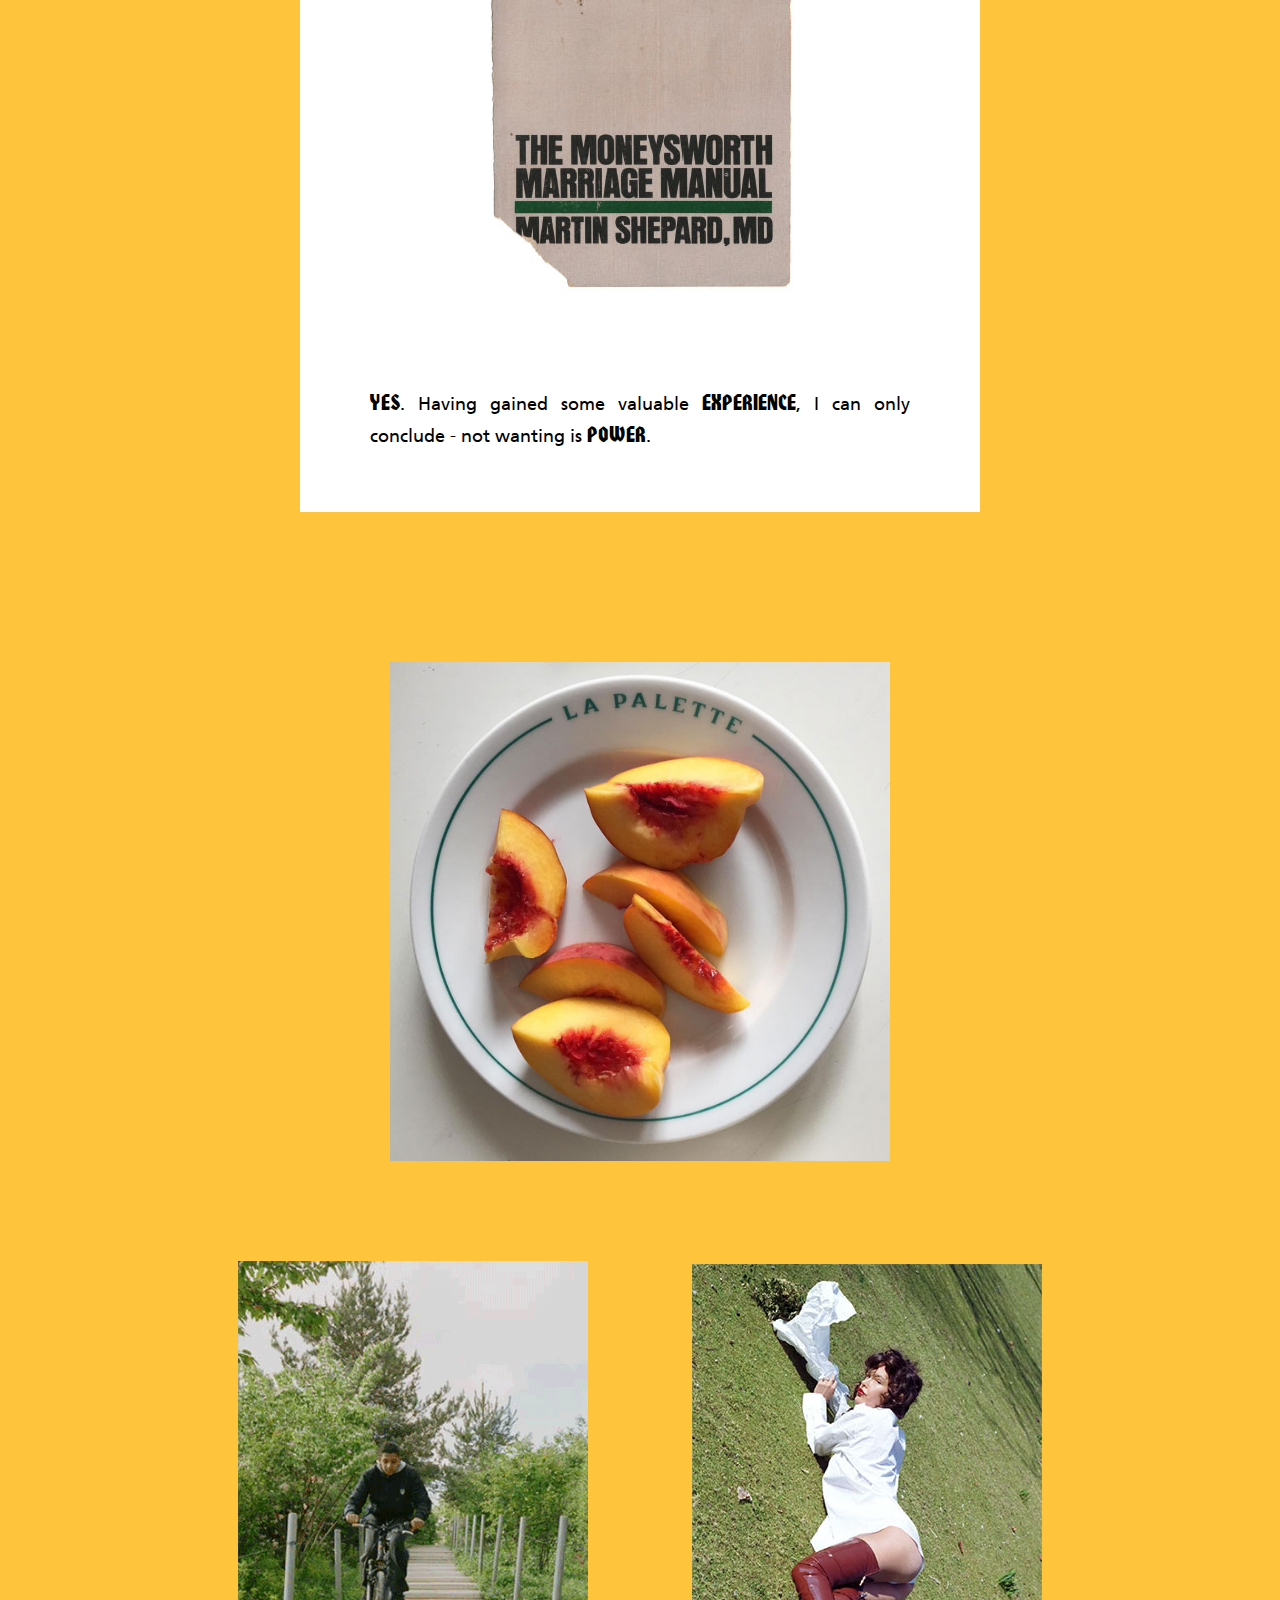
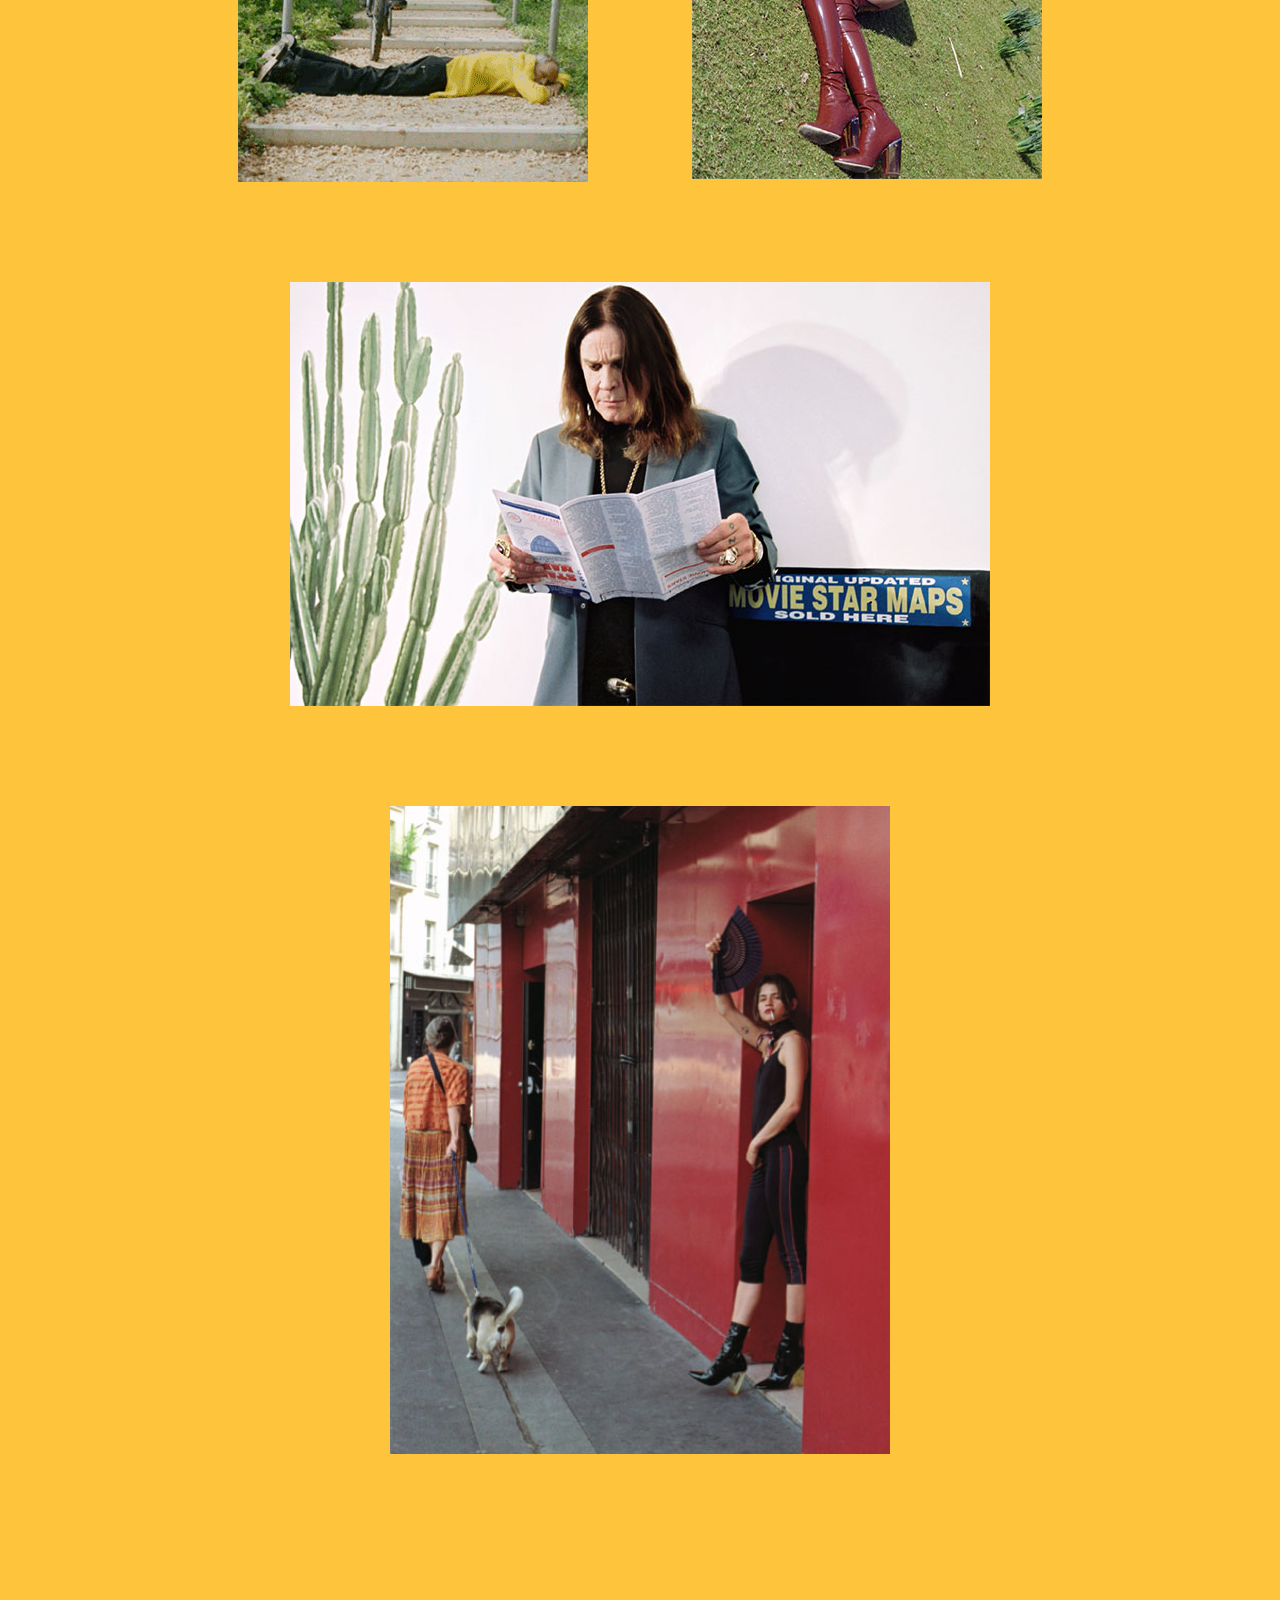
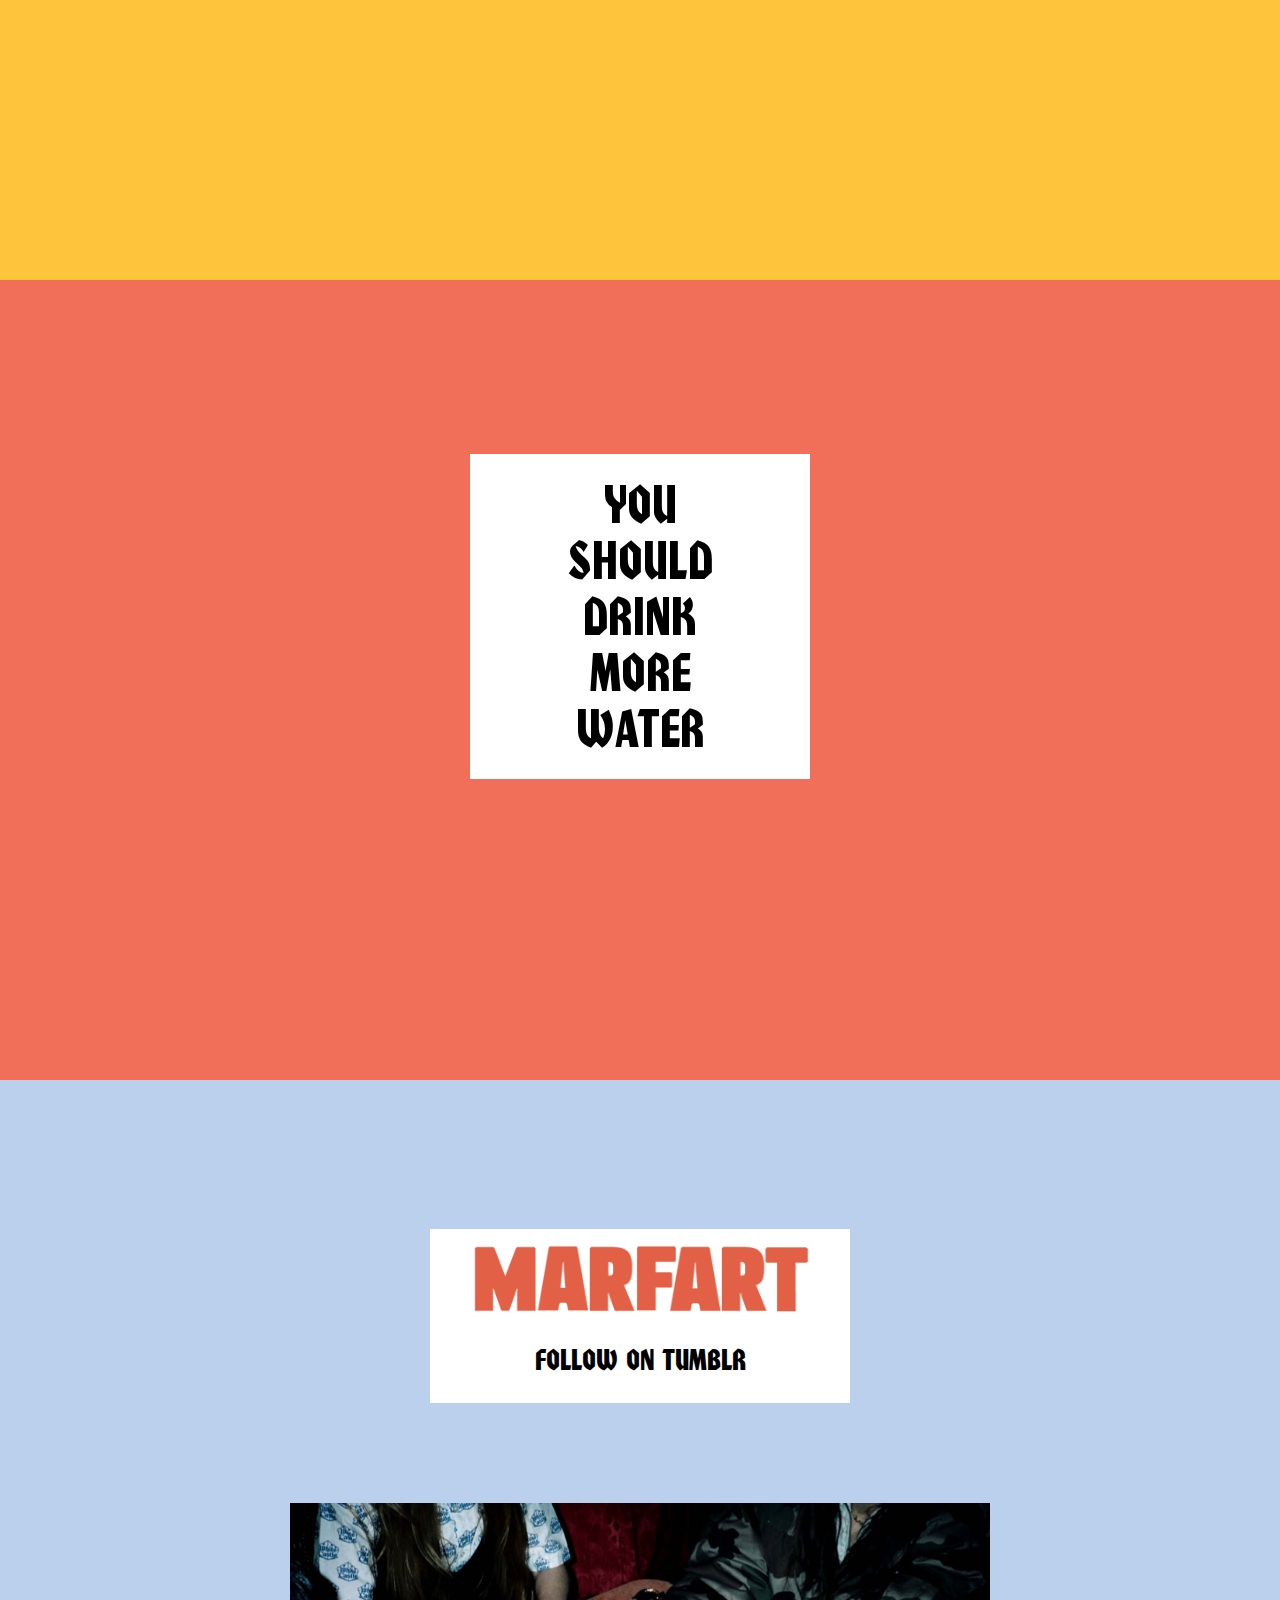
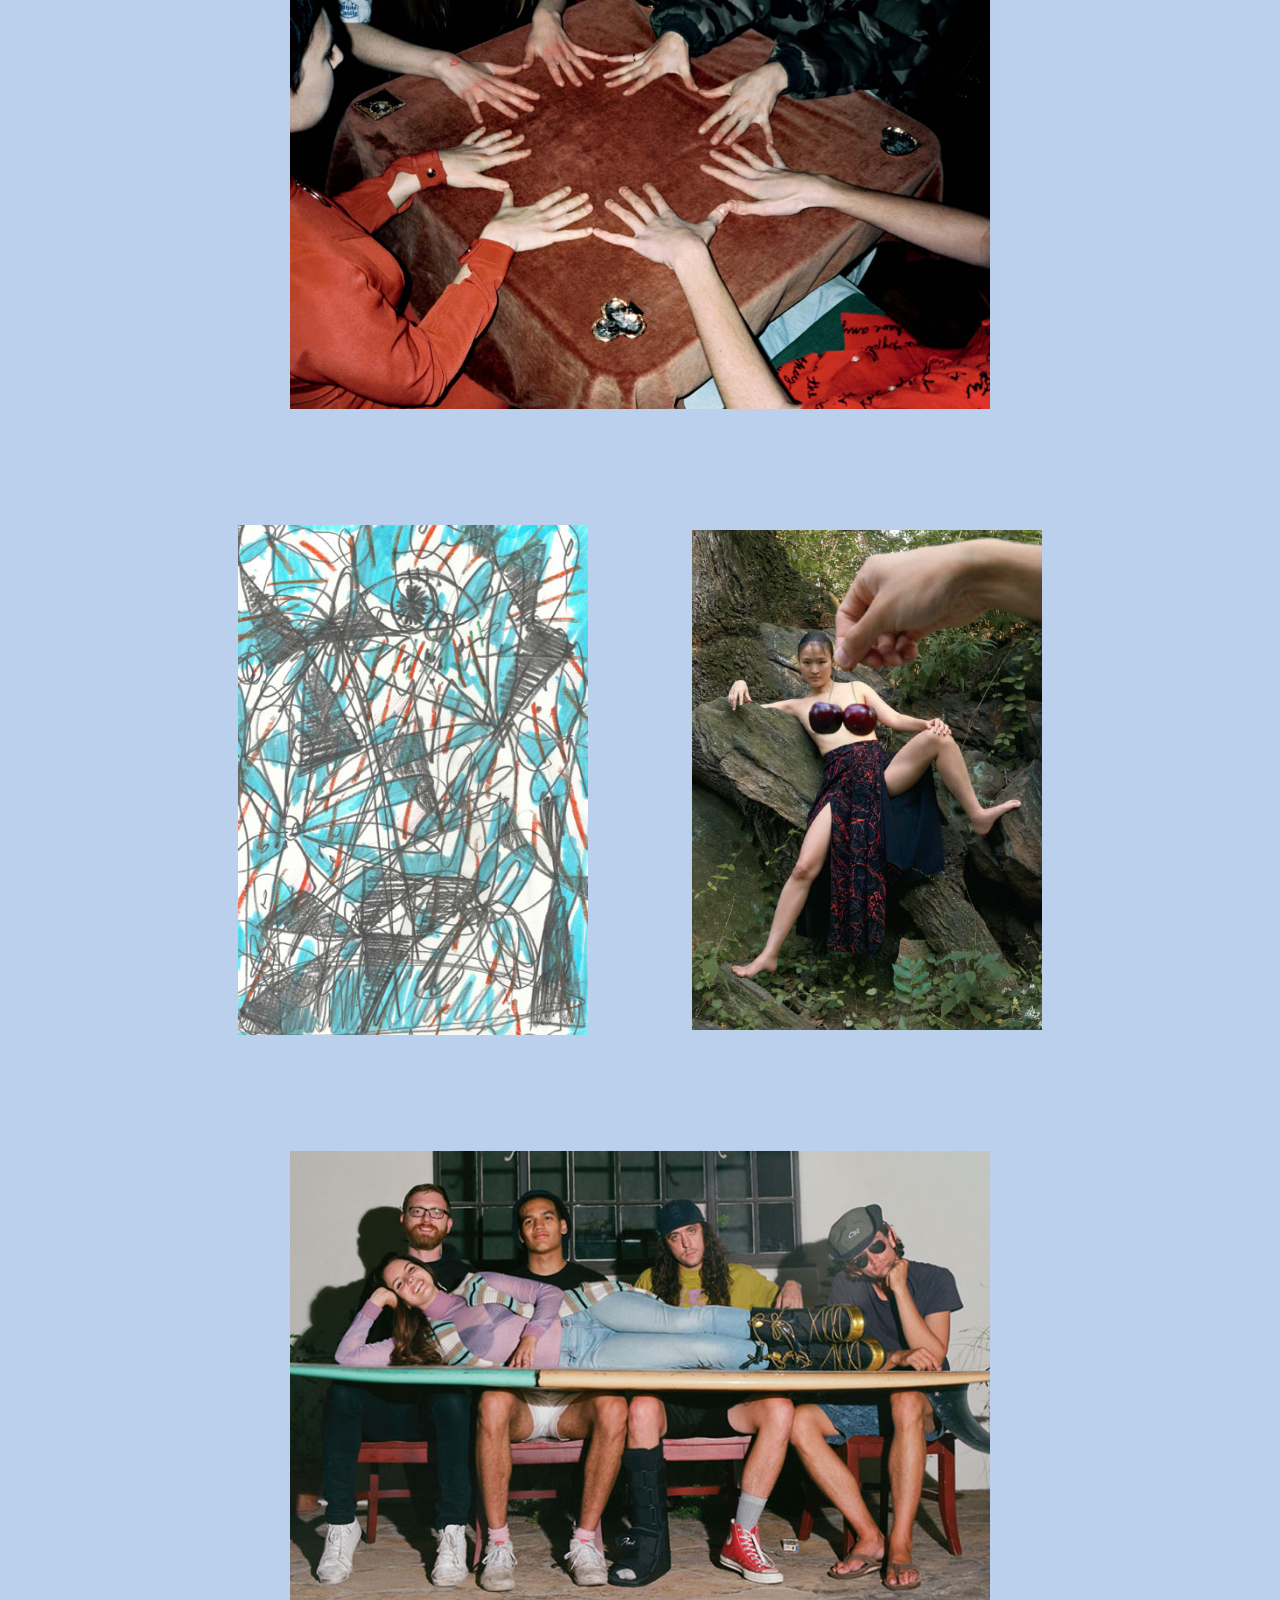
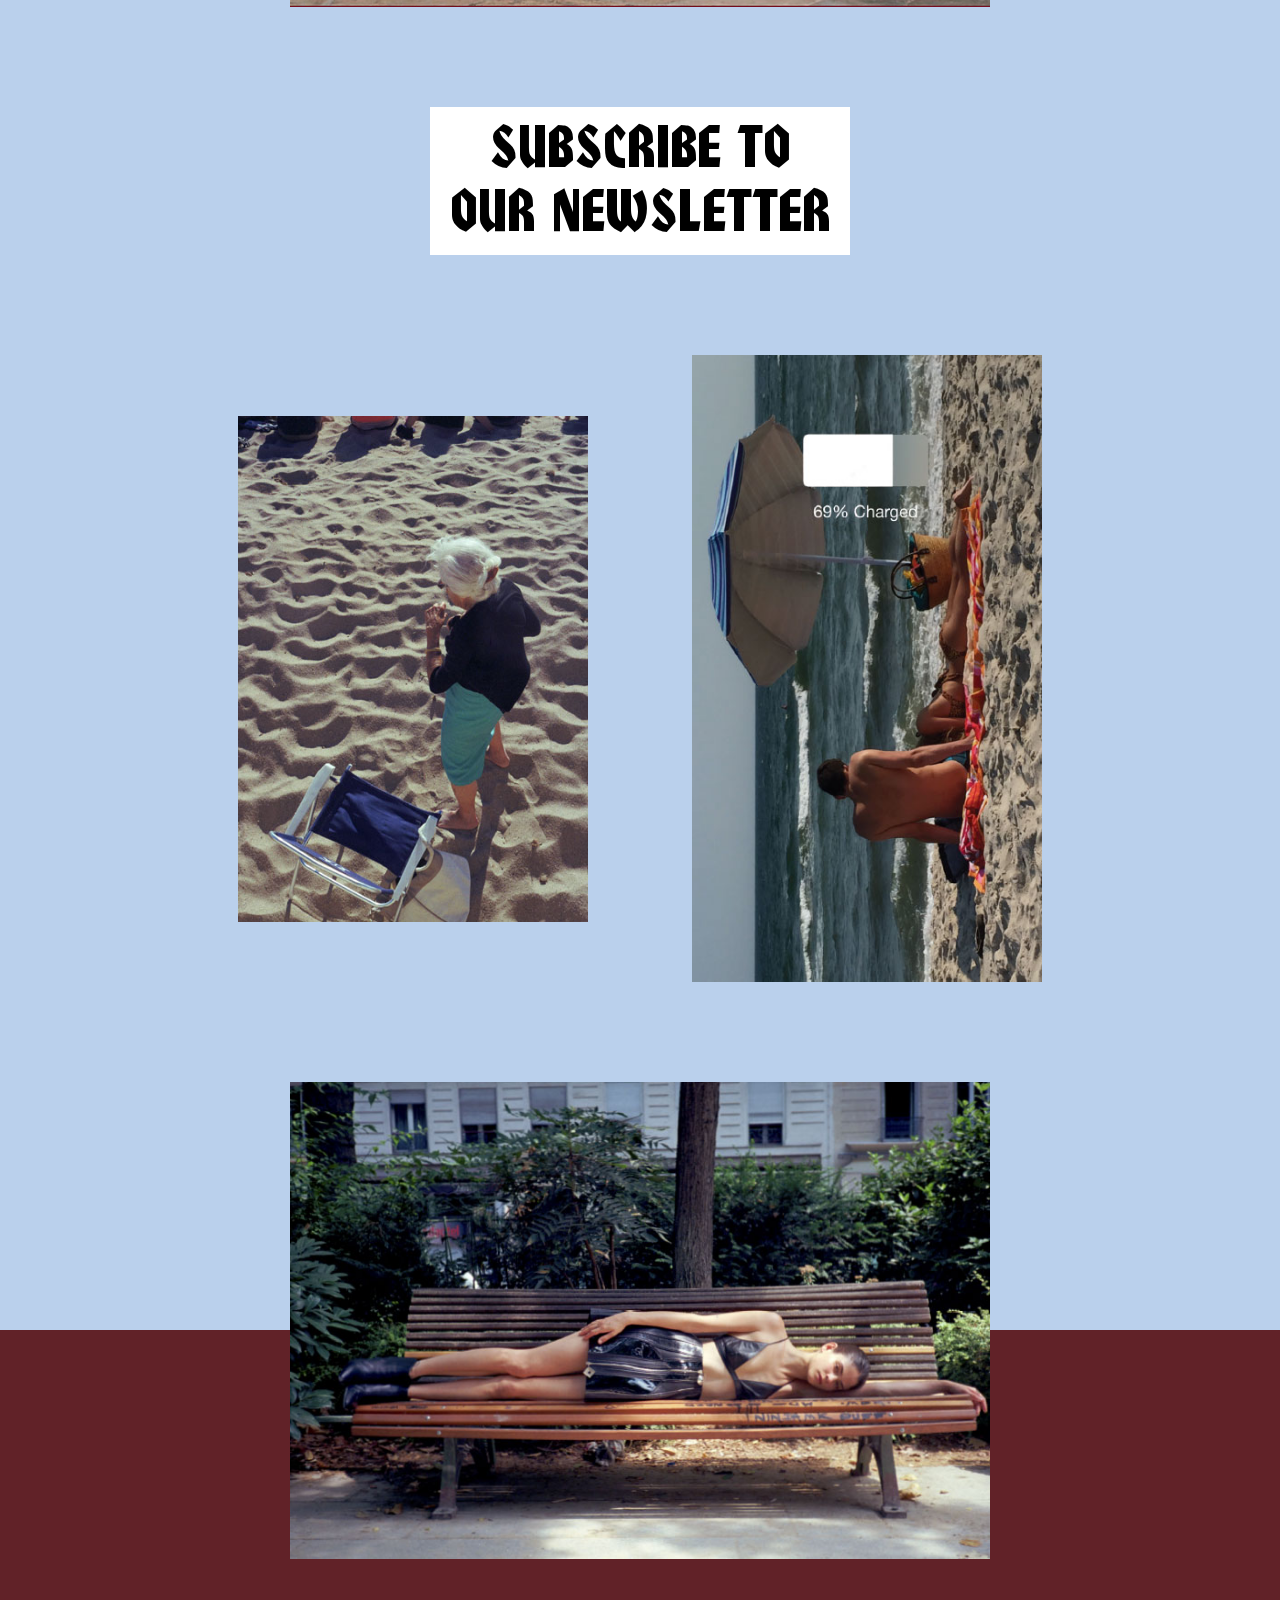
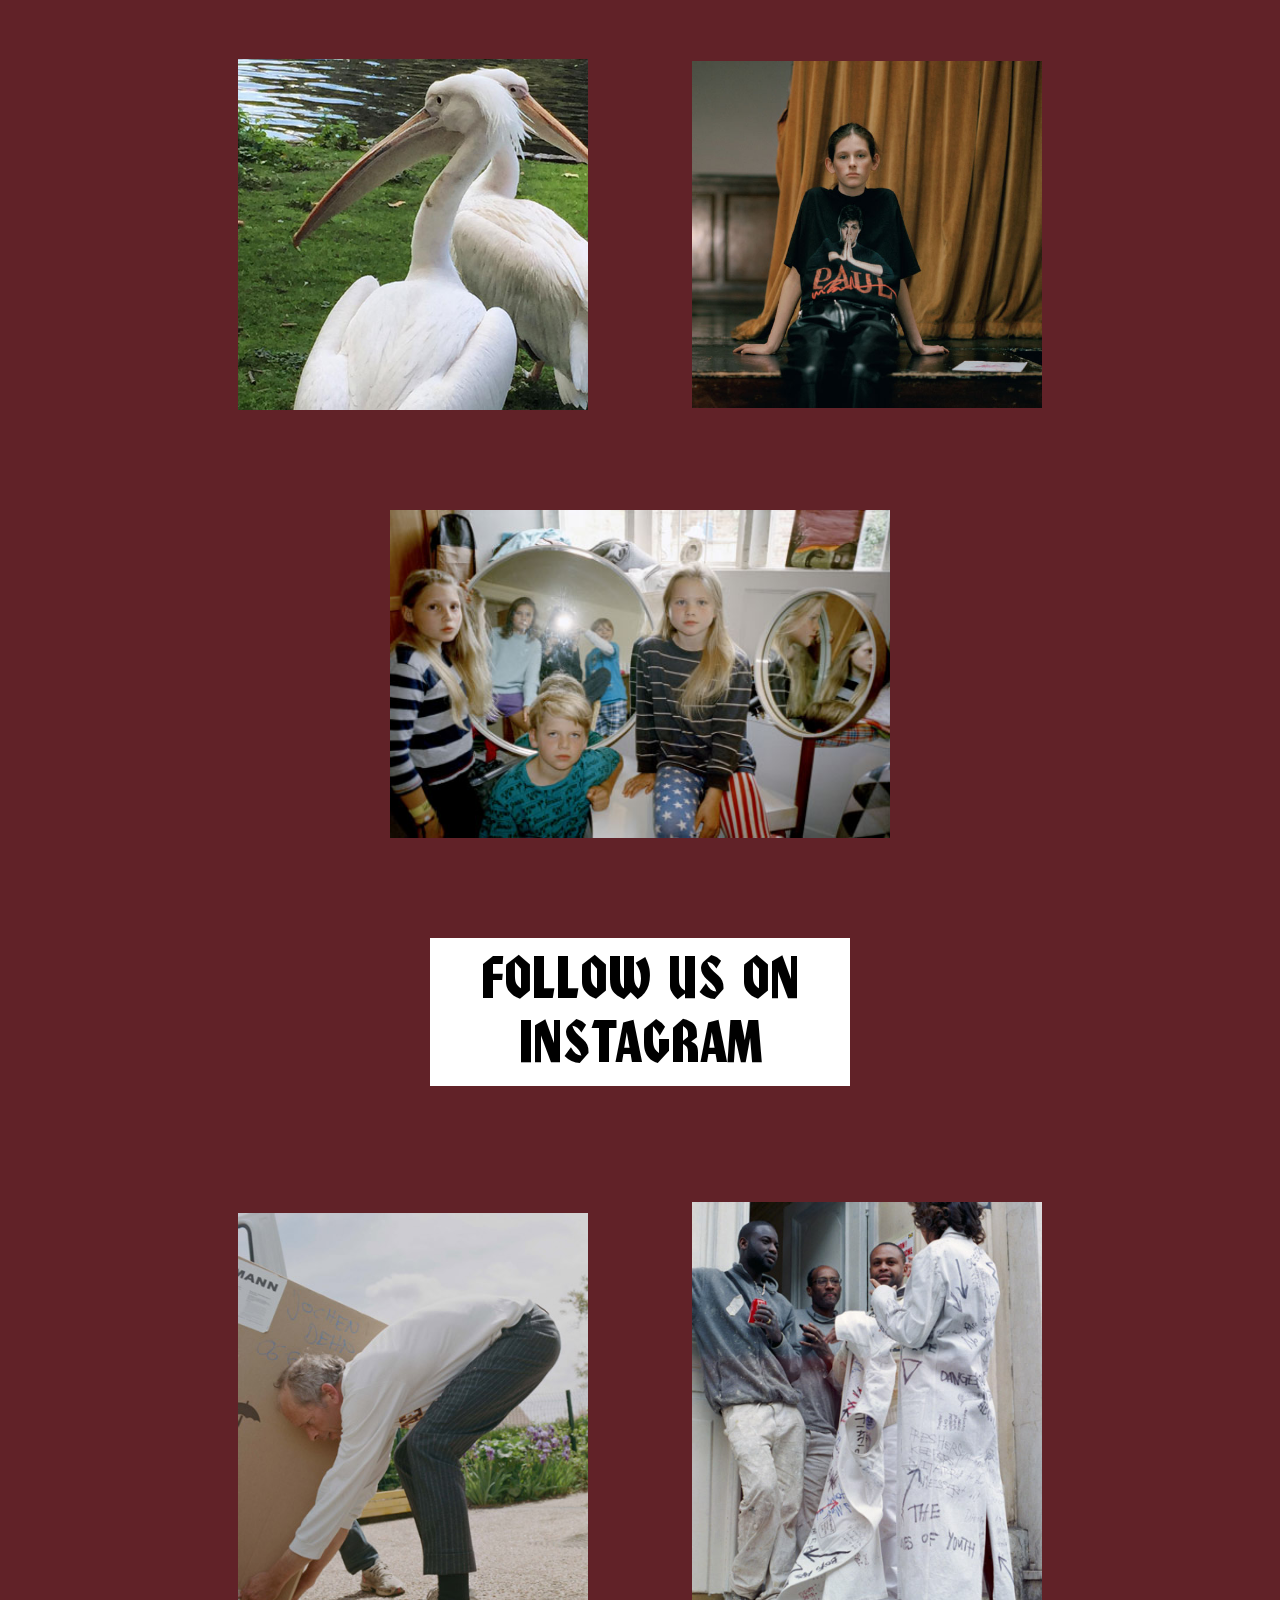
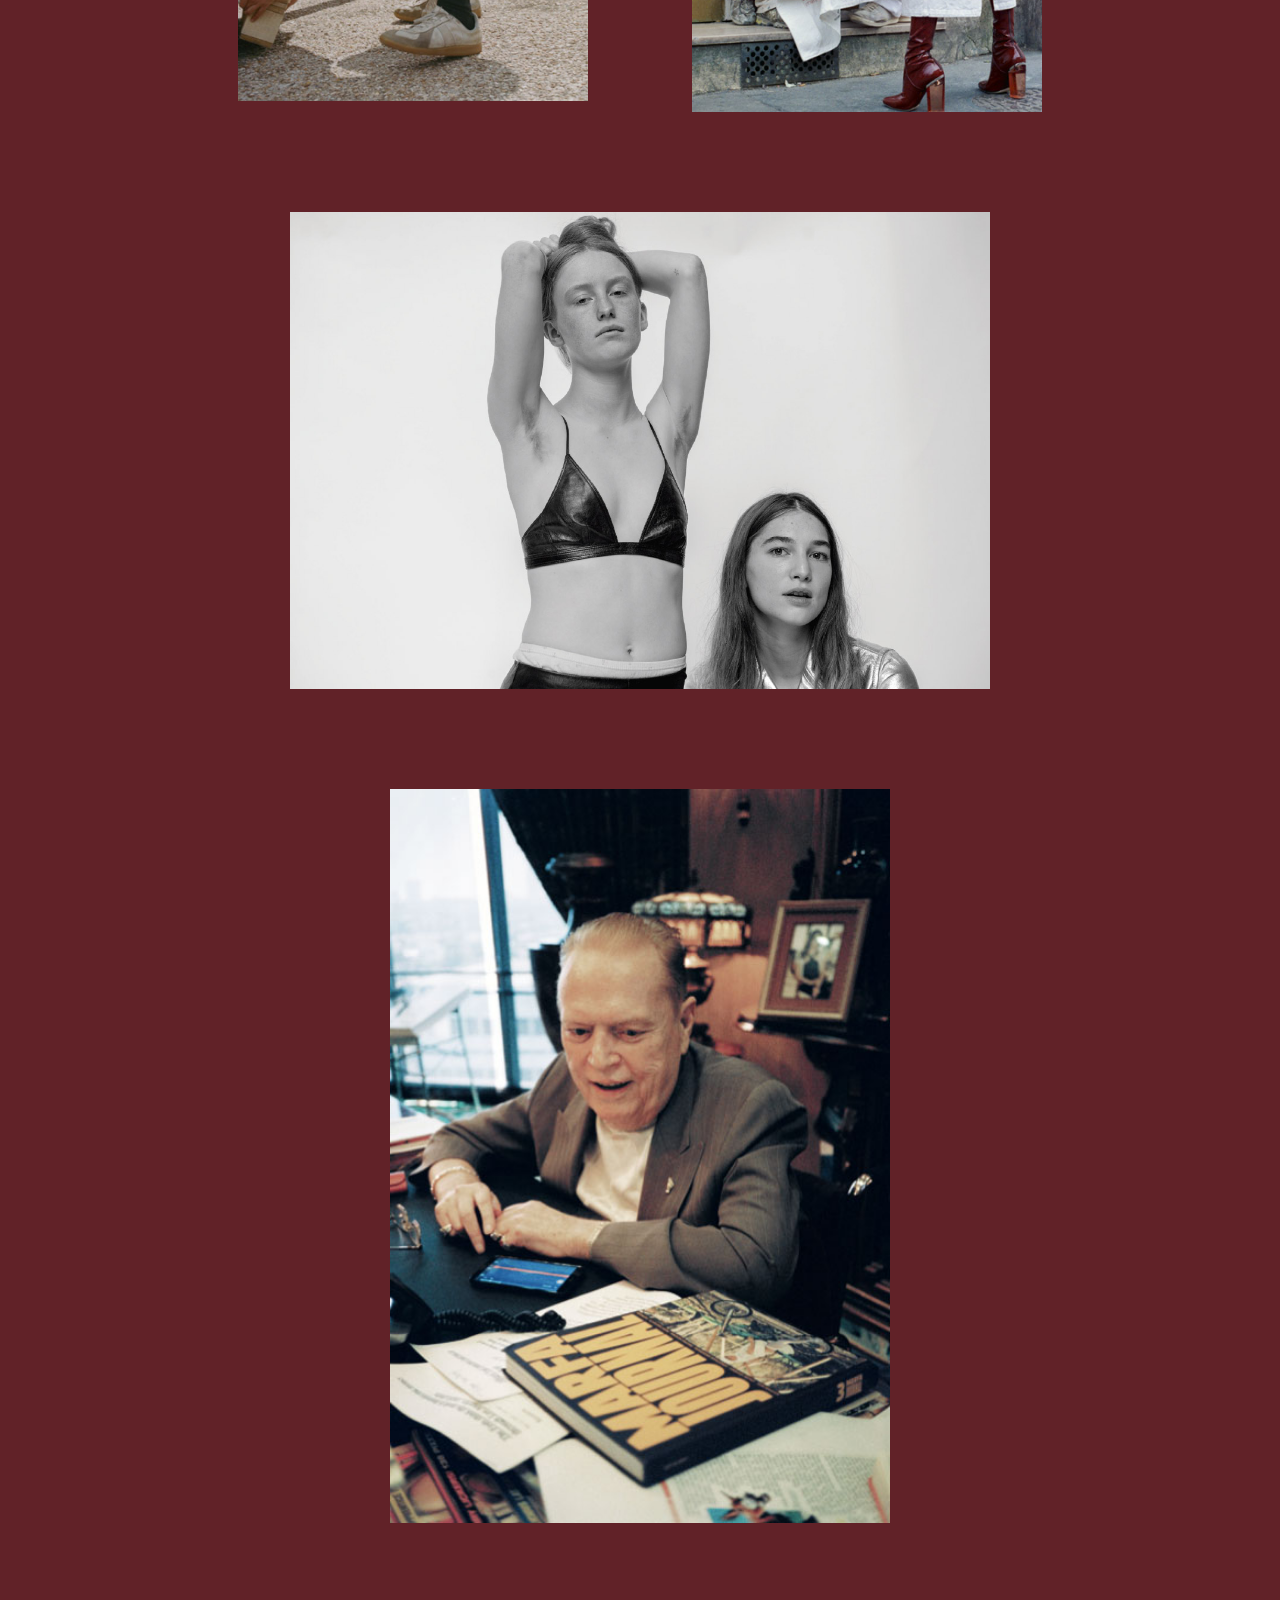
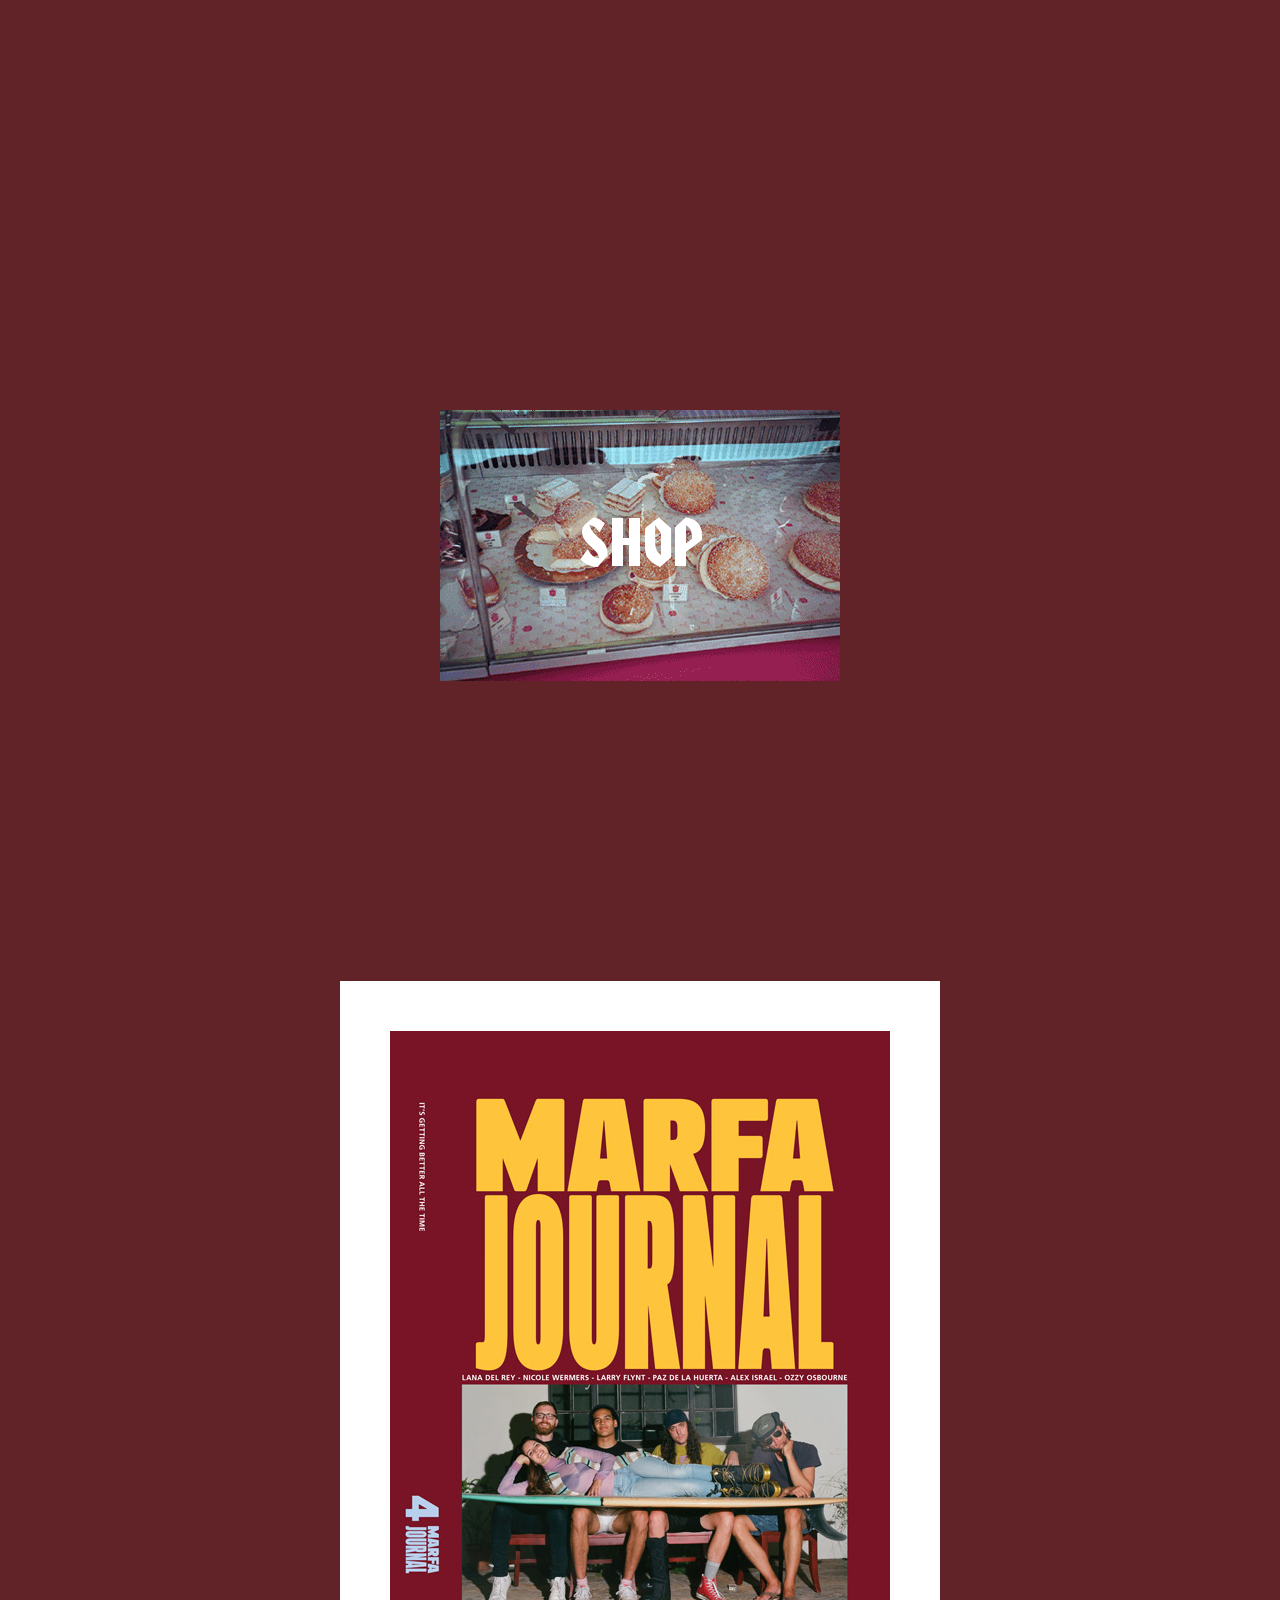
<file: issue-4/index.html>
<!DOCTYPE html>
<html class="no-js">
    <head>
        <meta charset="utf-8">
        <meta http-equiv="X-UA-Compatible" content="IE=edge,chrome=1">
        <title>MARFA JOURNAL</title>
        <meta name="description" content="">

        <link rel="stylesheet" href="css/normalize.min.css">
        <link rel="stylesheet" href="css/main.css">
        <link rel="stylesheet" href="stylesheets/marfa.css?v=4.0">
        <link rel="shortcut icon" href="favicon.ico">

        <link rel="stylesheet" href="http://maxcdn.bootstrapcdn.com/font-awesome/4.3.0/css/font-awesome.min.css">

        <meta property="og:image" content="http://marfajournal.com/img/marfa.png"/>
        <meta property="og:description" content="MARFA JOURNAL is a biannual printed publication created BY ARTISTS FOR ARTISTS."/>

        <!--[if lt IE 9]>
            <script src="//html5shiv.googlecode.com/svn/trunk/html5.js"></script>
            <script>window.html5 || document.write('<script src="js/vendor/html5shiv.js"><\/script>')</script>
        <![endif]-->

        <script type="text/javascript">

          var _gaq = _gaq || [];
          _gaq.push(['_setAccount', 'UA-41343818-1']);
          _gaq.push(['_trackPageview']);

          (function() {
            var ga = document.createElement('script'); ga.type = 'text/javascript'; ga.async = true;
            ga.src = ('https:' == document.location.protocol ? 'https://ssl' : 'http://www') + '.google-analytics.com/ga.js';
            var s = document.getElementsByTagName('script')[0]; s.parentNode.insertBefore(ga, s);
          })();

        </script>
    </head>
    <body>

        <input type="radio" name="navSelect" id="AboutRadio" />
        <input type="radio" name="navSelect" id="StockistsRadio" />
        <input type="radio" name="navSelect" id="ShopRadio" />
        <input type="radio" name="navSelect" id="ContactRadio" />

        <nav>
            <ul>

                <li id="NavAbout">
                    <a href="#About">
                        About
                    </a>
                </li>
                <li id="NavStockists">
                    <a href="#Stockists">
                        Stockists
                    </a>
                </li>
                <li id="NavShop">
                    <a href="#Shop">
                        Shop
                    </a>
                </li>
                <li id="NavContact">
                    <a href="#Contact">
                        Contact
                    </a>
                </li>
                <li id="NavDaily">
                    <a href="#">Daily</a>
                </li>
            </ul>
        </nav>


        <!-- TOP LAYER -->
        <div class="Layer" id="Layer3">

            <aside id="IntroSection">
                <p>
                    <img src="img/opening-statement.png" class="Motto" />
                </p>
            </aside>

            <aside id="About">
                <h1>About</h1>
                <img src="img/aerobics.gif" id="Aerobics" />
                <div class="AboutText">
                    <div class="text">
                        Guys, it really is getting <strong>better</strong>. As my Dad's favourite band of all time - <strong>The Beatles</strong> - declare, it's getting better <strong>all the time</strong>.
                        <br/><br/>
                        <img src="img/about-img.jpg" width="316" height="530" />
                        <br/><br/>
                        <strong>Yes</strong>. Having gained some valuable <strong>experience</strong>, I can only conclude - not wanting is <strong>power</strong>.
                    </div>
                </div>
                <div class="Images">
                    <img src="img/01.jpg" class="horz sm" />
                    <br/>
                    <img src="img/02.gif" />
                    <img src="img/03.jpg" />
                    <br/>
                    <img src="img/04.jpg" class="horz"  />
                    <br/>
                    <img src="img/05a.jpg" class="horz sm" />
                    
                    <br/>
                    <div class="TextBlock" id="DividerText">
                        You<br/>
                        Should<br/>
                        Drink<br/>
                        More<br/>
                        Water
                    </div>

                    <div class="TextBlock Newsletter" id="Marfart">
                        <a href="http://marfart.tumblr.com" target="_blank"><img src='img/marfart.png'/> <small>Follow on Tumblr</small></a>
                    </div>

                    <img src="img/05.jpg" class="horz" />

                    <br/>
                    
                    <br/>
                    <img src="img/06.jpg" />
                    <img src="img/07.jpg" />
                    <br/>

                    <br/>
                    <img src="img/08.jpg" class="horz"  />

                    <div class="TextBlock Newsletter" id='NewsletterText'>
                        <a href="http://eepurl.com/zDJAv" target="_blank">Subscribe to our Newsletter</a>
                    </div>

                    <img src="img/09.jpg" />
                    <img src="img/10.jpg" />
                    <br/>
                    <img src="img/11.jpg" class="horz" />
                    <br/>
                    <img src="img/12.jpg" />
                    <img src="img/13.jpg" />
                    <br/>
                    <img src="img/14.jpg" class="horz sm" />

                    <div class="TextBlock Newsletter" id='NewsletterText'>
                        <a href="http://instagram.com/marfajournal" target="_blank">Follow Us On Instagram</a>
                    </div>

                    <br/>
                    <img src="img/15.jpg" />
                    <img src="img/16.jpg" />

                    <br/>
                    <img src="img/17.jpg" class="horz" />
                    <br/>
                    <img src="img/17b.jpg" class="horz sm" />

                </div>
            </aside>

            <aside id="Shop">
                <h1>Shop</h1>
                
                <img src="img/shop.gif" id="ShopGif" />
                <a href="http://shop.marfajournal.com/">
                    <img src="img/lana-cover.jpg" id="Covers" />
                </a>

                <h2><a href="http://shop.marfajournal.com/" target="_blank">Pre-Order Now</a></h2>

                <!-- <form action="https://www.paypal.com/cgi-bin/webscr" method="post" target="_top">
                <input type="hidden" name="cmd" value="_s-xclick">
                <input type="hidden" name="hosted_button_id" value="JKMUEPFC9S4A2">
                <table>
                <tr><td><input type="hidden" name="on0" value="Cover">MARFA JOURNAL #2 <p><small>(Includes shipping worldwide)</small></p></td></tr><tr><td><select name="os0">
                    <option value="Gray Cover">Gray Cover €44.00 EUR</option>
                    <option value="Blue Cover">Blue Cover €44.00 EUR</option>
                    <option value="Pink Cover">Pink Cover €44.00 EUR</option>
                    <option value="Brown Cover">Brown Cover €44.00 EUR</option>
                </select> </td></tr>
                </table>
                <input type="hidden" name="currency_code" value="EUR">
                <button type="submit" border="0" name="submit" alt="PayPal - The safer, easier way to pay online!">
                    <span>Buy Now</span>
                </button>
                </form> -->

            </aside>

            <aside id="Stockists">
                <h1>Stockists</h1>
                <img src="img/stockists.gif" id="StockistsGif" />



                <ul id="StockistsList">
                    <li><label for="EuropeOp">Europe</label>
                        <header>London</header>
                        <ul>

                            <li>
                                <a href="http://alexeagle.co.uk/" target="_blank">Alex Eagle Store</a>
                                <div class="info">
                                    91 Walton Street​, ​ SW32HP
                                </div>
                            </li>


                            <li>
                                <a href="http://www.artwords.co.uk/" target="_blank">Artwords Bookshop Rivington Street</a>
                                <div class="info">
                                    69 Rivington Street London EC2A 3AY
                                </div>
                            </li>

                            <li>
                                <a href="http://www.artwords.co.uk/" target="_blank">Artwords Bookshop Broadway Market</a>
                                <div class="info">
                                    20-22 Broadway Market
                                    London E8 4QJ
                                </div>
                            </li>

                            <li>
                                
                                <a href="http://www.charlottestreetnews.co.uk/" target="_blank">Charlotte Street News</a>
                                <div class="info">66 Charlotte St, W1T 4QE</div>

                            </li>


                            <li>
                                <a href="http://www.clairederouenbooks.com/" target="_blank">Claire de Rouen</a>
                                <div class="info">
                                    125 Charing Cross Rd, London, London, WC2H 0EW
                                </div>
                            </li>

                            <li>
                                <span>Creative Review Berwick Street</span>
                                <div class="info">
                                    39 Berwick St, W1F 8RU 
                                </div>
                            </li>

                            <li>
                                <a href="http://goodhoodstore.com/" target="_blank">Goodhood</a>
                                <div class="info">
                                    41 Coronet St, London, N1 6HD
                                </div>
                            </li>

                            <li>
                                <a href="http://www.ica.org.uk/" target="_blank">ICA</a>
                                <div class="info">
                                    The Mall, London, SW1Y 5AHS
                                </div>
                            </li>

                            <li>
                                
                                <span>IDEA Books x Dover Street Market</span>
                                <div class="info">17-18 Dover Street, W1S 4LT</div>

                            </li>


                            <li>
                                <a href="http://www.serpentinegallery.org/" target="_blank">
                                    Koenig Books at the Serpentine Gallery
                                </a>
                                  <div class="info">
                                    Kensington Gardens, London, W2 3XA
                                </div>
                            </li>

                            <li>
                                
                                <a href="http://magma-shop.com/" target="_blank">Magma</a>
                                <div class="info">29 Shorts Gardens, WC2H 9AP</div>

                            </li>

                            <li>
                                <a href="http://thephotographersgallery.org.uk/" target="_blank">The Photographers’ Gallery</a>
                                <div class="info">
                                    16-18 Ramillies St, W1F 7LW
                                </div>
                            </li>

                            <li>
                                <a href="http://www.shreejinewsagents.com/" target="_blank">Shreeji News</a>
                                <div class="info">
                                    6 Chiltern St, W1U 7PT
                                </div>
                            </li>

                            <li>
                            <a href="http://www.tate.org.uk/" target="_blank">Tate Modern</a>
                            <div class="info">
                                Bankside, SE1 9TG
                            </div>
                            </li>

                            <li>
                                <a href="http://www.tipitin.com/" target="_blank">Ti Pi Tin</a>
                                <div class="info">
                                    47 Stoke Newington High St, London, N16 8EL
                                </div>
                            </li>

                            <li>
                                <span>Wardour News</span>
                                <div class="info">
                                    118-120 Wardour St, London W1F 0TU 
                                </div>
                            </li>

                        </ul>


                        <header>Paris</header>
                        <ul>
                            
                            <li>
                            <a href="http://www.ofrsystem.com/" target="_blank">0fr.</a>
                            <div class="info">
                                20 rue Dupetit-Thouars
                            </div>
                            </li>

                            <li>
                            <a href="http://the-broken-arm.com/en/" target="_blank">The Broken Arm</a>
                            <div class="info">
                                12 Rue Perrée, 75003 Paris
                            </div>
                            </li>
                            
                            <li>
                            <a href="http://www.colette.fr/" target="_blank">Colette</a>
                            <div class="info">
                                213 Rue Saint-Honoré 75001 Paris
                            </div>
                            </li>
                            
                            <li>
                            <a href="http://www.idea-books.com/" target="_blank">IDEA Books x Comme des Garçons Trading Museum</a>
                            <div class="info">
                                54 Rue du Faubourg Saint-Honoré, 75008
                            </div>
                            </li>

                            <li>
                            <a href="http://libraryofarts.com/" target="_blank">LO/A Library of Arts</a>
                            <div class="info">
                                17 Rue Notre Dame de Nazareth
                            </div>
                            </li>

                            <li>
                            <a href="http://www.palaisdetokyo.com/" target="_blank">Palais de Tokyo</a>
                            <div class="info">
                                13 Avenue du Président Wilson 75116 Paris
                            </div>
                            </li>

                            <li>
                            <a href="http://www.yvon-lambert.com/" target="_blank">Yvon Lambert</a>
                            <div class="info">
                                108 Rue Vieille du Temple, 75003 Paris
                            </div>
                            </li>
                        </ul>

                        <header>Denmark</header>
                        <ul>
                            <li>
                                <a href="http://www.sirincopenhagen.com/" target="_blank">Sirin</a>
                                <div class="info">
                                Ravnsborg Tværgade 7, 2200 Copenhagen
                                </div>
                            </li>
                            <li>
                                <a href="http://stormfashion.dk/" target="_blank">Storm</a>
                                <div class="info">
                                Store Regnegade 1, 1110 Copenhagen
                                </div>
                            </li>
                            <li>
                                <a href="http://www.woodwood.dk/" target="_blank">Wood Wood</a>
                                <div class="info">
                                Grønnegade 1 , 1107 Copenhagen
                                </div>
                            </li>
                            <li>
                                <a href="http://www.woodwood.dk/" target="_blank">Wood Wood Aarhus</a>
                                <div class="info">
                                Guldsmedgade 22B, 8000 Aarhus
                                </div>
                            </li>
                        </ul>

                        <header>Ireland</header>
                        <ul>
                            <li>
                                <a href="http://www.anowhereman.com/" target="_blank">A Nowhere Man</a>
                                <div class="info">
                                64 Aungier St, Dublin
                                </div>
                            </li>
                        </ul>

                        <header>Italy</header>
                        <ul>
                            <li>
                                <a href="https://www.facebook.com/bjorkflorence" target="_blank">BJØRK Florence</a>
                                <div class="info">
                                Via dello Sprone 25/r, Florence
                                </div>
                            </li>

                            <li>
                                <a href="http://www.dope-factory.com/" target="_blank">Dope Factory</a>
                                <div class="info">
                                Via Alghero 25, 09127 Cagliari
                                </div>
                            </li>

                            <li>
                                <a href="http://www.dope-factory.com/" target="_blank">Dope Factory</a>
                                <div class="info">
                                Via del Porto Vecchio 1, 07021 Porto Cervo
                                </div>
                            </li>

                            <li>
                                <a href="http://www.galleriacarlasozzani.org/" target="_blank">Galleria Carla Sozzani</a>
                                <div class="info">
                                Corso Como, 10, 20154 Milan
                                </div>
                            </li>

                            <li>
                                <a href="http://www.slamjam.com/" target="_blank">Slam Jam</a>
                                <div class="info">
                                Via Francesco Luigi Ferrari, 44122 Ferrara
                                </div>
                            </li>
                        </ul>

                        <header>Germany</header>
                        <ul>

                            <li>
                                <a href="http://atf-clothing.com/" target="_blank">ATF</a>
                                <div class="info">
                                Breite Gasse 69, 90402 Nürnberg
                                </div>
                            </li>

                            <li>
                            <a href="http://www.doyoureadme.de/" target="_blank">do you read me?!</a>
                            <div class="info">
                                 Auguststrasse 28, 10117 Berlin-Mitte
                            </div>
                            </li>
                            <li>
                            <a href="http://www.sodabooks.com/index.php/" target="_blank">Soda Books</a>
                            <div class="info">
                                Rumfordstraße 3, 80469 München
                            </div>
                            </li>
                            <li>
                            <a href="http://thestores.com" target="_blank">The Store x Soho House Berlin</a>
                            <div class="info">
                                Torstrasse 1, 10119 Berlin
                            </div>
                            </li>
                        </ul>

                        <header>Netherlands</header>
                        <ul>
                            <li>
                            <a href="http://www.athenaeum.nl/" target="_blank">Athenaeum Boekhandel</a>
                            <div class="info">
                                 Spui 14-16 Amsterdam, 1012 XA
                            </div>
                            </li>

                            <li>
                            <a href="http://www.damageplayground.com/" target="_blank">DAMAGE Playground</a>
                            <div class="info">
                                 Hillelaan 29
                                 3072 JD Rotterdam
                            </div>
                            </li>

                            <li>
                            <a href="https://shop.sprmrkt.nl/" target="_blank">SPRMRKT</a>
                            <div class="info">
                                 Rozengracht 191-193
                                1016LZ Amsterdam
                            </div>
                            </li>
                        </ul>

                        <header>Portugal</header>
                        <ul>
                            <li>
                            <a href="https://www.facebook.com/SlouLisbon" target="_blank">Slou</a>
                            <div class="info">
                                 Rua 4 de Infantaria, 22 3º 1350-272, Lisbon
                            </div>
                            </li>
                        </ul>

                        <header>Spain</header>
                        <ul>

                            <li>
                            <a href="http://freetimekiosko.blogspot.com/" target="_blank">Free Time Kiosko</a>
                            <div class="info">
                                 La Rambla 114, 08002 Barcelona
                            </div>
                            </li>

                        </ul>

                        <header>Sweden</header>
                        <ul>

                            <li>
                            <a href="http://www.eytys.com/" target="_blank">Eytys</a>
                            <div class="info">
                                 Luntmakargatan 15, 11137 Stockholm
                            </div>
                            </li>

                            <li>
                            <a href="http://www.papercutshop.se/" target="_blank">Papercut</a>
                            <div class="info">
                                 Krukmakargatan 24-26, Stockholm
                            </div>
                            </li>
                        </ul>

                        <header>United Kingdom</header>
                        <ul>

                            <li>
                                <a href="http://www.magazinebrighton.com/" target="_blank">Magazine Brighton</a>
                                <div class="info">
                                    22 Trafalgar Street, Brighton, East Sussex BN1 4EQ
                                </div>
                            </li>

                            <li>
                                <a href="http://www.villagebookstore.co.uk/" target="_blank">Village Bookstore Leeds</a>
                                <div class="info">
                                    B6b-c The Corn Exchange, Call Lane, Leeds, West Yorkshire LS1 7BR
                                </div>
                            </li>

                        </ul>


                        
                    </li>

                    <li><br/><br/><br/><br/><br/><br/>FOR EUROPEAN DISTRIBUTION INQUIRIES:<br/><a href="mailto:contact@marfajournal.com">contact@marfajournal.com</a></li>

                    <li><label for="NorthAmOp">U.S.A.</label>
                        <header>Austin</header>
                        <ul>
                            <li>
                                <a href="http://bygeorgeaustin.com/" target="_blank">By George</a>
                                <div class="info">
                                    1400 South Congress Ave, 78704, Austin, TX
                                </div>
                            </li>
                        </ul>

                        <header>Chicago</header>
                        <ul>
                            <li>
                                <a href="http://citynewsstand.com/" target="_blank">City Newsstand</a>
                                <div class="info">
                                    4018 N Cicero Ave, 60641 Chicago, IL
                                </div>
                            </li>
                            <li>
                                <a href="http://www.kavigupta.com/" target="_blank">Kavi Gupta Gallery</a>
                                <div class="info">
                                    835 W Washington Blvd, Chicago, IL 60607
                                </div>
                            </li>
                            <li>
                                <a href="http://www.quimbys.com/" target="_blank">Quimby’s</a>
                                <div class="info">
                                    1854 W North Ave, 60622 Chicago, IL
                                </div>
                            </li>
                        </ul>

                        <header>Indianapolis</header>
                        <ul>
                            <li>
                                <a href="http://printtext.co/" target="_blank">PRINTtEXT</a>
                                <div class="info">
                                    652 E 52nd St, Indianapolis IN
                                </div>
                            </li>
                        </ul>

                        <header>Los Angeles</header>
                        <ul>
                            <li>
                                <a href="http://www.familylosangeles.com/" target="_blank">Family</a>
                                <div class="info">
                                    436 N Fairfax Ave, 90036 Los Angeles, CA
                                </div>
                            </li>
                            <li>
                                <a href="http://www.moca.org/" target="_blank">MoCa</a>
                                <div class="info">
                                    250 S Grand Ave, 90012 Los Angeles, CA
                                </div>
                            </li>
                        </ul>

                        <header>New York</header>
                        <ul>
                            <li>
                                <a href="http://www.aroundtheworldnyc.com/" target="_blank">Around The World</a>
                                <div class="info">
                                    148 W 37th St, New York, NY 10018
                                </div>
                            </li>

                            <li>
                                <a href="http://www.artbook.com/artbookps1.html" target="_blank">ARTBOOK @ MoMA PS1</a>
                                <div class="info">
                                    22-25 Jackson Ave​, ​Long Island City, NY 11101
                                </div>
                            </li>

                            <li>
                                <a href="http://www.exoticsmokeshop.net/" target="_blank">Bedford Exotics</a>
                                <div class="info">
                                    195 Bedford Ave, Brooklyn, NY 11211
                                </div>
                            </li>

                            <li>
                                <span>Bouwerie Iconic</span>
                                <div class="info">
                                    215 Bowery, New York, NY 10002
                                </div>
                            </li>

                            <li>
                                <span>Casa Magazines</span>
                                <div class="info">
                                    22 8th Ave, New York, NY 10014
                                </div>
                            </li>

                            <li>
                                <span>First Choice News</span>
                                <div class="info">
                                    639 Broadway, New York, NY 10012
                                </div>
                            </li>

                            <li>
                                <a href="http://www.gagosian.com/" target="_blank">Gagosian Gallery</a>
                                <div class="info">
                                    976 Madison Avenue,
                                    New York, NY 10075
                                </div>
                            </li>

                            <li>
                                <span>Ink</span>
                                <div class="info">
                                    66 Ave A, New York, NY 10009
                                </div>
                            </li>

                            <li>
                                <a href="http://kinfolklife.com/" target="_blank">Kinfolk</a>
                                <div class="info">
                                    94 Wythe Street Brooklyn, New York 11249
                                </div>
                            </li>

                            <li>
                                <a href="http://www.magazinecafestore.com/" target="_blank">Magazine Cafe</a>
                                <div class="info">
                                    15 W 37th St, New York, NY 10018
                                </div>
                            </li>

                            <li>
                                <a href="http://www.mcnallyjackson.com/" target="_blank">McNally Jackson</a>
                                <div class="info">
                                    52 Prince St, New York, NY 10012
                                </div>
                            </li>

                            <li>
                                <a href="http://www.iconicmagazines.co/" target="_blank">Mulberry Iconic</a>
                                <div class="info">
                                    188 Mulberry St, New York, NY 10012
                                </div>
                            </li>

                            <li>
                                <a href="https://www.facebook.com/objectify139nyc/info" target="_blank">Object-ify</a>
                                <div class="info">
                                    139 Essex Street , New York, NY 10002
                                </div>
                            </li>

                            <li>
                                <span>Soho News</span>
                                <div class="info">
                                    186 Prince St, New York, NY 10012
                                </div>
                            </li>
                            
                            <li>
                                <a href="http://www.spoonbillbooks.com/" target="_blank">Spoonbill &amp; Sugartown Books</a>
                                <div class="info">
                                    218 Bedford Ave, Brooklyn, NY 11211
                                </div>
                            </li>

                            <li>
                                <a href="http://www.stmarksbookshop.com/" target="_blank">St. Mark’s Bookshop</a>
                                <div class="info">
                                    136 E 3rd St, New York, NY 10009
                                </div>
                            </li>


                        </ul>
                        <header>Miami</header>
                        <ul>
                            <li>
                                <a href="https://www.facebook.com/objectify139nyc/info" target="_blank">The Shop, The Standard Spa</a>
                                <div class="info">
                                    40 Island Ave, Miami Beach, FL 33139
                                </div>
                            </li>
                        </ul>

                        <header>Oakland</header>
                        <ul>
                            <li>
                                <a href="http://www.issuesshop.com/" target="_blank">Issues</a>
                                <div class="info">
                                    20 Glen Ave, Oakland, CA 94611
                                </div>
                            </li>
                        </ul>

                        <header>Portland</header>
                        <ul>
                            <li>
                                <a href="http://www.richscigarstore.com/" target="_blank">Rich’s Cigar Store</a>
                                <div class="info">
                                    820 SW Alder St, Portland, OR 97205
                                </div>
                            </li>
                        </ul>

                        <header>San Diego</header>
                        <ul>
                            <li>
                                <span>Paras News</span>
                                <div class="info">
                                    3911 30th St, 92104 San Diego, CA
                                </div>
                            </li>
                        </ul>

                        <header>San Francisco</header>
                        <ul>
                            <li>
                                <span>Juicy News</span>
                                <div class="info">
                                   2181 Union St, San Francisco, CA 94123
                                </div>
                            </li>
                            <li>
                                <a href="http://www.parklifestore.com/" target="_blank">Park Life</a>
                                <div class="info">
                                   220 Clement St, San Francisco, CA 94118
                                </div>
                            </li>
                            <li>
                                <span>Smoke Signals</span>
                                <div class="info">
                                   2223 Polk St, San Francisco, CA 94109
                                </div>
                            </li>
                        </ul>

                        <header>Seattle</header>
                        <ul>
                            <li>
                                <a href="http://www.bulldognews.com/" target="_blank">Bulldog News</a>
                                <div class="info">
                                    4208 University Way NE, Seattle, WA 98105
                                </div>
                            </li>
                        </ul>

                        <header>Washington, D.C.</header>
                        <ul>
                            <li>
                                <span>The Newsroom</span>
                                <div class="info">
                                    1803 Connecticut Ave, 20009 Washington, DC
                                </div>
                            </li>
                        </ul>
                        
                    </li>

                    <li><label for="NorthAmOp">Canada</label>
                        
                        <ul>
                            <li>
                                <a href="http://www.nowherefastbrand.com/studio/" target="_blank">Nowhere Fast Studio</a>
                                <div class="info">
                                    Suite 310, Buzzer 0310, 10217-106 Street Edmonton, AB
                                </div>
                            </li>
                            <li>
                                <a href="http://www.soopsoop.ca/" target="_blank">Soop Soop</a>
                                <div class="info">
                                    1315 Dundas St W, M6J 1X8 Toronto, ON
                                </div>
                            </li>
                        </ul>

                    </li>

                    <li><br/><br/><br/><br/><br/><br/>FOR USA & CANADA DISTRIBUTION INQUIRIES: <br/><a href="mailto:info@ubiquitymags.com">info@ubiquitymags.com</a></li>

                    <li><label for="AsiaOp">Asia</label>

                    <header>China</header>
                        <ul>
                            <li>
                            <a href="http://www.samepaper.com/Closing-Ceremony" target="_blank">Samepaper x Closing Ceremony</a>
                            <div class="info">
                                Floor 1, No. 5, Lane 15, Mid-Wulumuqi Road, Jing’an District, Shanghai
                            </div>
                            </li>
                        </ul>

                        <header>Japan</header>
                        <ul>
                            <li>
                            <a href="http://www.bonjour.jp/shops/" target="_blank">bonjour records</a>
                            <div class="info">
                                24-1, Sarugaku-cho, Shibuya-ku, Tokyo, Japan
                            </div>
                            </li>
                            <li>
                            <a href="http://www.standardbookstore.com/" target="_blank">Standard Bookstore</a>
                            <div class="info">
                                Osaka 2-2-12 Nishi, Christa Grand Building 1F BF
                            </div>
                            </li>

                            <li>
                            <a href="http://tsite.jp/daikanyama/store-service/tsite-en.html" target="_blank">Daikanyama T-Site Tsutaya Books</a>
                            <div class="info">
                                Sarugakucho 17-5, Shibuya-ku, Tokyo
                            </div>
                            </li>

                            <li>
                            <a href="http://www.flotsambooks.com/" target="_blank">Flotsam Books</a>
                            <div class="info">
                                Ohara 2-24-28-101, Setagaya-ku, Tokyo
                            </div>
                            </li>

                            <li>
                            <a href="http://www.vacant.vc/" target="_blank">Vacant</a>
                            <div class="info">
                                Jingumae 3-20-13, Shibuya-ku, Tokyo
                            </div>
                            </li>

                            <li>
                            <a href="http://www.shelf.ne.jp/" target="_blank">Shelf Bookstore</a>
                            <div class="info">
                                Izumi Building, Jingumae 3-7-4, Shibuya-ku, Tokyo
                            </div>
                            </li>

                            <li>
                            <a href="http://yuy.jp/" target="_blank">Yuy Books &amp; Magazines</a>
                            <div class="info">
                                327-2 Tenjinmaecho, Shimogyoku, Kyoto
                            </div>
                            </li>

                            <li>
                            <a href="http://yebisu-art-labo.jimdo.com/" target="_blank">Yebisu Art Labo</a>
                            <div class="info">
                                2-5-29 Nishiki, Naka-ku, Nagoya-shi, Aichi
                            </div>
                            </li>


                        </ul>
                        <header>Singapore</header>
                        <ul>
                            <li>
                            <a href="https://www.facebook.com/BasheerGraphic" target="_blank">Basheer Graphic Books</a>
                            <div class="info">
                                231 Bain St, Singapore 180231
                            </div>
                            </li>
                        </ul>
                    </li>
                    <li><label for="NorthAmOp">Australia</label>
                        <header>Melbourne</header>
                        <ul>
                            <li>
                            <a href="http://thegoodcopy.com.au/" target="_blank">The Good Copy</a>
                            <div class="info">
                                27–29 Johnston Street
                                Collingwood 3066
                                Victoria
                            </div>
                            </li>
                        </ul>
                    </li>
                    <li><label for="AsiaOp">Middle East</label>

                    <header>Lebanon</header>
                        <ul>
                            <li>
                            <a href="http://www.plumconcept.com/" target="_blank">Plum Concept Store</a>
                            <div class="info">
                                Berytus Building, Fakhry Beik St, Beirut
                            </div>
                            </li>
                        </ul>
                    </li>
                </ul>



            </aside>

            <aside id="Contact">
                <h1>Contact</h1>
                <img src="img/dancer.gif" id="Dancer" />
                <div class="Text">

                    <p><img src="img/contact-gif.gif" style="width:600px" /></p>

                    <p>
                        <a href="mailto:contact@marfajournal.com">contact@marfajournal.com</a>
                        <br/><br/>
                        (+44) 79 0820 6389
                        <br/><br/>
                        <a href="https://www.facebook.com/MarfaJournal" class="Social" target="_blank" target="_blank"><i class="fa fa-facebook-square"></i></a>

                        <a href="https://instagram.com/marfajournal/" class="Social" target="_blank"><i class="fa fa-instagram"></i></a>
                    </p>
                    <p class="IssueLink">
                        <a href="issue-1">Issue #1</a><br/><br/>
                        <a href="issue-2">Issue #2</a><br/><br/>
                        <a href="issue-3">Issue #3</a>
                    </p>
                    <br/>
                    <p>
                        <img src="img/18.jpg" />
                    </p>
                    <br/>
                    <p class="Website">Website by <a href="http://andrevv.com">Andrew McCarthy</a></p>
                </div>
            </aside>

        </div>

        <!-- MIDDLE LAYER -->
        <div class="Layer" id="Layer2">

            <aside id="Marfa" data-rel="AboutRadio" data-section="About">

            </aside>

            <aside id="Marfa2" data-rel="ShopRadio" data-section="Shop">

            </aside>

            <aside id="Marfa3" data-rel="StockistsRadio" data-section="Stockists">

            </aside>

            <aside id="Marfa4" data-rel="ContactRadio" data-section="Contact">

            </aside>

        </div>

        <!-- BOTTOM LAYER -->
        <div class="Layer" id="Layer1">
            <aside class="BgImage" id="Start"></aside>
            <aside class="BgImage" id="Intro"></aside>
            <aside class="BgImage" id="AboutStart"></aside>
            <aside class="BgImage" id="Divider1"></aside>
            <aside class="BgImage" id="Color1"></aside>
            <aside class="BgImage" id="ShopBg"></aside>
            <aside class="BgImage" id="Divider2"></aside>
            <aside class="BgImage" id="StockistBg"></aside>
            <aside class="BgImage" id="Divider3"></aside>
            <aside class="BgImage" id="ContactBg"></aside>            

        </div>
        
        

        <script src="http://ajax.googleapis.com/ajax/libs/jquery/1.9.1/jquery.min.js"></script>
        <script>window.jQuery || document.write('<script src="js/vendor/jquery-1.9.1.min.js"><\/script>')</script>

        <script src="js/main.js"></script>
    </body>
</html>
</file>
<file: css/main.css>
/* ==========================================================================
   HTML5 Boilerplate styles - h5bp.com (generated via initializr.com)
   ========================================================================== */

html,
button,
input,
select,
textarea {
    color: #222;
}

body {
    font-size: 1em;
    line-height: 1.4;
}

::-moz-selection {
    background: #b3d4fc;
    text-shadow: none;
}

::selection {
    background: #b3d4fc;
    text-shadow: none;
}

hr {
    display: block;
    height: 1px;
    border: 0;
    border-top: 1px solid #ccc;
    margin: 1em 0;
    padding: 0;
}

img {
    vertical-align: middle;
}

fieldset {
    border: 0;
    margin: 0;
    padding: 0;
}

textarea {
    resize: vertical;
}

.chromeframe {
    margin: 0.2em 0;
    background: #ccc;
    color: #000;
    padding: 0.2em 0;
}


/* ==========================================================================
   Author's custom styles
   ========================================================================== */


html, body {
    width: 100%;
    height: 100%;
    background: black;
}

#marfa {
    width: 100%;
    height: 100%;
    position: fixed;
    z-index: 1000;
    background: url(../img/marfa_bg.png) center no-repeat;
    background-size: cover;
    top: 0;
    left: 0;
}

#content {
    position: absolute;
    z-index: 1000;
    top: 100%;
    width: 100%;
}


.img {
    position: relative;
    z-index: 0;
    width: 100%;
    height: 1100px;
    background-size: contain;
    background-attachment: fixed;
    background-position: top center;
}

.img:first-child {
    height: 98%;
}

.img0 {
    background: black;
}

.img1 {
    background-image: url(../img/marfa7.jpg);
}

.img2 {
    background-color: rgb(235,69,35);
}

.img3 {
    background-image: url(../img/marfa3.jpg);
}

.img4 {
    background-image: url(../img/marfa5.jpg);
}










/* ==========================================================================
   Media Queries
   ========================================================================== */

@media only screen and (min-width: 35em) {

}

@media print,
       (-o-min-device-pixel-ratio: 5/4),
       (-webkit-min-device-pixel-ratio: 1.25),
       (min-resolution: 120dpi) {

}

/* ==========================================================================
   Helper classes
   ========================================================================== */

.ir {
    background-color: transparent;
    border: 0;
    overflow: hidden;
    *text-indent: -9999px;
}

.ir:before {
    content: "";
    display: block;
    width: 0;
    height: 150%;
}

.hidden {
    display: none !important;
    visibility: hidden;
}

.visuallyhidden {
    border: 0;
    clip: rect(0 0 0 0);
    height: 1px;
    margin: -1px;
    overflow: hidden;
    padding: 0;
    position: absolute;
    width: 1px;
}

.visuallyhidden.focusable:active,
.visuallyhidden.focusable:focus {
    clip: auto;
    height: auto;
    margin: 0;
    overflow: visible;
    position: static;
    width: auto;
}

.invisible {
    visibility: hidden;
}

.clearfix:before,
.clearfix:after {
    content: " ";
    display: table;
}

.clearfix:after {
    clear: both;
}

.clearfix {
    *zoom: 1;
}

/* ==========================================================================
   Print styles
   ========================================================================== */

@media print {
    * {
        background: transparent !important;
        color: #000 !important; /* Black prints faster: h5bp.com/s */
        box-shadow: none !important;
        text-shadow: none !important;
    }

    a,
    a:visited {
        text-decoration: underline;
    }

    a[href]:after {
        content: " (" attr(href) ")";
    }

    abbr[title]:after {
        content: " (" attr(title) ")";
    }

    /*
     * Don't show links for images, or javascript/internal links
     */

    .ir a:after,
    a[href^="javascript:"]:after,
    a[href^="#"]:after {
        content: "";
    }

    pre,
    blockquote {
        border: 1px solid #999;
        page-break-inside: avoid;
    }

    thead {
        display: table-header-group; /* h5bp.com/t */
    }

    tr,
    img {
        page-break-inside: avoid;
    }

    img {
        max-width: 100% !important;
    }

    @page {
        margin: 0.5cm;
    }

    p,
    h2,
    h3 {
        orphans: 3;
        widows: 3;
    }

    h2,
    h3 {
        page-break-after: avoid;
    }
}
</file>
<file: issue-1/css/main.css>
/* ==========================================================================
   HTML5 Boilerplate styles - h5bp.com (generated via initializr.com)
   ========================================================================== */

html,
button,
input,
select,
textarea {
    color: #222;
}

body {
    font-size: 1em;
    line-height: 1.4;
}

::-moz-selection {
    background: #b3d4fc;
    text-shadow: none;
}

::selection {
    background: #b3d4fc;
    text-shadow: none;
}

hr {
    display: block;
    height: 1px;
    border: 0;
    border-top: 1px solid #ccc;
    margin: 1em 0;
    padding: 0;
}

img {
    vertical-align: middle;
}

fieldset {
    border: 0;
    margin: 0;
    padding: 0;
}

textarea {
    resize: vertical;
}

.chromeframe {
    margin: 0.2em 0;
    background: #ccc;
    color: #000;
    padding: 0.2em 0;
}


/* ==========================================================================
   Author's custom styles
   ========================================================================== */


html, body {
    width: 100%;
    height: 100%;
    background: black;
}

#marfa {
    width: 100%;
    height: 100%;
    position: fixed;
    z-index: 1000;
    background: url(../img/marfa_bg.png) center no-repeat;
    background-size: cover;
    top: 0;
    left: 0;
}

#content {
    position: absolute;
    z-index: 1000;
    top: 100%;
    width: 100%;
}


.img {
    position: relative;
    z-index: 0;
    width: 100%;
    height: 1100px;
    background-size: contain;
    background-attachment: fixed;
    background-position: top center;
}

.img:first-child {
    height: 98%;
}

.img0 {
    background: black;
}

.img1 {
    background-image: url(../img/marfa7.jpg);
}

.img2 {
    background-color: rgb(235,69,35);
}

.img3 {
    background-image: url(../img/marfa3.jpg);
}

.img4 {
    background-image: url(../img/marfa5.jpg);
}










/* ==========================================================================
   Media Queries
   ========================================================================== */

@media only screen and (min-width: 35em) {

}

@media print,
       (-o-min-device-pixel-ratio: 5/4),
       (-webkit-min-device-pixel-ratio: 1.25),
       (min-resolution: 120dpi) {

}

/* ==========================================================================
   Helper classes
   ========================================================================== */

.ir {
    background-color: transparent;
    border: 0;
    overflow: hidden;
    *text-indent: -9999px;
}

.ir:before {
    content: "";
    display: block;
    width: 0;
    height: 150%;
}

.hidden {
    display: none !important;
    visibility: hidden;
}

.visuallyhidden {
    border: 0;
    clip: rect(0 0 0 0);
    height: 1px;
    margin: -1px;
    overflow: hidden;
    padding: 0;
    position: absolute;
    width: 1px;
}

.visuallyhidden.focusable:active,
.visuallyhidden.focusable:focus {
    clip: auto;
    height: auto;
    margin: 0;
    overflow: visible;
    position: static;
    width: auto;
}

.invisible {
    visibility: hidden;
}

.clearfix:before,
.clearfix:after {
    content: " ";
    display: table;
}

.clearfix:after {
    clear: both;
}

.clearfix {
    *zoom: 1;
}

/* ==========================================================================
   Print styles
   ========================================================================== */

@media print {
    * {
        background: transparent !important;
        color: #000 !important; /* Black prints faster: h5bp.com/s */
        box-shadow: none !important;
        text-shadow: none !important;
    }

    a,
    a:visited {
        text-decoration: underline;
    }

    a[href]:after {
        content: " (" attr(href) ")";
    }

    abbr[title]:after {
        content: " (" attr(title) ")";
    }

    /*
     * Don't show links for images, or javascript/internal links
     */

    .ir a:after,
    a[href^="javascript:"]:after,
    a[href^="#"]:after {
        content: "";
    }

    pre,
    blockquote {
        border: 1px solid #999;
        page-break-inside: avoid;
    }

    thead {
        display: table-header-group; /* h5bp.com/t */
    }

    tr,
    img {
        page-break-inside: avoid;
    }

    img {
        max-width: 100% !important;
    }

    @page {
        margin: 0.5cm;
    }

    p,
    h2,
    h3 {
        orphans: 3;
        widows: 3;
    }

    h2,
    h3 {
        page-break-after: avoid;
    }
}
</file>
<file: issue-2/css/main.css>
/* ==========================================================================
   HTML5 Boilerplate styles - h5bp.com (generated via initializr.com)
   ========================================================================== */

html,
button,
input,
select,
textarea {
    color: #222;
}

body {
    font-size: 1em;
    line-height: 1.4;
}

::-moz-selection {
    background: #b3d4fc;
    text-shadow: none;
}

::selection {
    background: #b3d4fc;
    text-shadow: none;
}

hr {
    display: block;
    height: 1px;
    border: 0;
    border-top: 1px solid #ccc;
    margin: 1em 0;
    padding: 0;
}

img {
    vertical-align: middle;
}

fieldset {
    border: 0;
    margin: 0;
    padding: 0;
}

textarea {
    resize: vertical;
}

.chromeframe {
    margin: 0.2em 0;
    background: #ccc;
    color: #000;
    padding: 0.2em 0;
}


/* ==========================================================================
   Author's custom styles
   ========================================================================== */


html, body {
    width: 100%;
    height: 100%;
    background: black;
}

#marfa {
    width: 100%;
    height: 100%;
    position: fixed;
    z-index: 1000;
    background: url(../img/marfa_bg.png) center no-repeat;
    background-size: cover;
    top: 0;
    left: 0;
}

#content {
    position: absolute;
    z-index: 1000;
    top: 100%;
    width: 100%;
}


.img {
    position: relative;
    z-index: 0;
    width: 100%;
    height: 1100px;
    background-size: contain;
    background-attachment: fixed;
    background-position: top center;
}

.img:first-child {
    height: 98%;
}

.img0 {
    background: black;
}

.img1 {
    background-image: url(../img/marfa7.jpg);
}

.img2 {
    background-color: rgb(235,69,35);
}

.img3 {
    background-image: url(../img/marfa3.jpg);
}

.img4 {
    background-image: url(../img/marfa5.jpg);
}










/* ==========================================================================
   Media Queries
   ========================================================================== */

@media only screen and (min-width: 35em) {

}

@media print,
       (-o-min-device-pixel-ratio: 5/4),
       (-webkit-min-device-pixel-ratio: 1.25),
       (min-resolution: 120dpi) {

}

/* ==========================================================================
   Helper classes
   ========================================================================== */

.ir {
    background-color: transparent;
    border: 0;
    overflow: hidden;
    *text-indent: -9999px;
}

.ir:before {
    content: "";
    display: block;
    width: 0;
    height: 150%;
}

.hidden {
    display: none !important;
    visibility: hidden;
}

.visuallyhidden {
    border: 0;
    clip: rect(0 0 0 0);
    height: 1px;
    margin: -1px;
    overflow: hidden;
    padding: 0;
    position: absolute;
    width: 1px;
}

.visuallyhidden.focusable:active,
.visuallyhidden.focusable:focus {
    clip: auto;
    height: auto;
    margin: 0;
    overflow: visible;
    position: static;
    width: auto;
}

.invisible {
    visibility: hidden;
}

.clearfix:before,
.clearfix:after {
    content: " ";
    display: table;
}

.clearfix:after {
    clear: both;
}

.clearfix {
    *zoom: 1;
}

/* ==========================================================================
   Print styles
   ========================================================================== */

@media print {
    * {
        background: transparent !important;
        color: #000 !important; /* Black prints faster: h5bp.com/s */
        box-shadow: none !important;
        text-shadow: none !important;
    }

    a,
    a:visited {
        text-decoration: underline;
    }

    a[href]:after {
        content: " (" attr(href) ")";
    }

    abbr[title]:after {
        content: " (" attr(title) ")";
    }

    /*
     * Don't show links for images, or javascript/internal links
     */

    .ir a:after,
    a[href^="javascript:"]:after,
    a[href^="#"]:after {
        content: "";
    }

    pre,
    blockquote {
        border: 1px solid #999;
        page-break-inside: avoid;
    }

    thead {
        display: table-header-group; /* h5bp.com/t */
    }

    tr,
    img {
        page-break-inside: avoid;
    }

    img {
        max-width: 100% !important;
    }

    @page {
        margin: 0.5cm;
    }

    p,
    h2,
    h3 {
        orphans: 3;
        widows: 3;
    }

    h2,
    h3 {
        page-break-after: avoid;
    }
}
</file>
<file: issue-3/css/main.css>
/* ==========================================================================
   HTML5 Boilerplate styles - h5bp.com (generated via initializr.com)
   ========================================================================== */

html,
button,
input,
select,
textarea {
    color: #222;
}

body {
    font-size: 1em;
    line-height: 1.4;
}

::-moz-selection {
    background: #b3d4fc;
    text-shadow: none;
}

::selection {
    background: #b3d4fc;
    text-shadow: none;
}

hr {
    display: block;
    height: 1px;
    border: 0;
    border-top: 1px solid #ccc;
    margin: 1em 0;
    padding: 0;
}

img {
    vertical-align: middle;
}

fieldset {
    border: 0;
    margin: 0;
    padding: 0;
}

textarea {
    resize: vertical;
}

.chromeframe {
    margin: 0.2em 0;
    background: #ccc;
    color: #000;
    padding: 0.2em 0;
}


/* ==========================================================================
   Author's custom styles
   ========================================================================== */


html, body {
    width: 100%;
    height: 100%;
    background: black;
}

#marfa {
    width: 100%;
    height: 100%;
    position: fixed;
    z-index: 1000;
    background: url(../img/marfa_bg.png) center no-repeat;
    background-size: cover;
    top: 0;
    left: 0;
}

#content {
    position: absolute;
    z-index: 1000;
    top: 100%;
    width: 100%;
}


.img {
    position: relative;
    z-index: 0;
    width: 100%;
    height: 1100px;
    background-size: contain;
    background-attachment: fixed;
    background-position: top center;
}

.img:first-child {
    height: 98%;
}

.img0 {
    background: black;
}

.img1 {
    background-image: url(../img/marfa7.jpg);
}

.img2 {
    background-color: rgb(235,69,35);
}

.img3 {
    background-image: url(../img/marfa3.jpg);
}

.img4 {
    background-image: url(../img/marfa5.jpg);
}










/* ==========================================================================
   Media Queries
   ========================================================================== */

@media only screen and (min-width: 35em) {

}

@media print,
       (-o-min-device-pixel-ratio: 5/4),
       (-webkit-min-device-pixel-ratio: 1.25),
       (min-resolution: 120dpi) {

}

/* ==========================================================================
   Helper classes
   ========================================================================== */

.ir {
    background-color: transparent;
    border: 0;
    overflow: hidden;
    *text-indent: -9999px;
}

.ir:before {
    content: "";
    display: block;
    width: 0;
    height: 150%;
}

.hidden {
    display: none !important;
    visibility: hidden;
}

.visuallyhidden {
    border: 0;
    clip: rect(0 0 0 0);
    height: 1px;
    margin: -1px;
    overflow: hidden;
    padding: 0;
    position: absolute;
    width: 1px;
}

.visuallyhidden.focusable:active,
.visuallyhidden.focusable:focus {
    clip: auto;
    height: auto;
    margin: 0;
    overflow: visible;
    position: static;
    width: auto;
}

.invisible {
    visibility: hidden;
}

.clearfix:before,
.clearfix:after {
    content: " ";
    display: table;
}

.clearfix:after {
    clear: both;
}

.clearfix {
    *zoom: 1;
}

/* ==========================================================================
   Print styles
   ========================================================================== */

@media print {
    * {
        background: transparent !important;
        color: #000 !important; /* Black prints faster: h5bp.com/s */
        box-shadow: none !important;
        text-shadow: none !important;
    }

    a,
    a:visited {
        text-decoration: underline;
    }

    a[href]:after {
        content: " (" attr(href) ")";
    }

    abbr[title]:after {
        content: " (" attr(title) ")";
    }

    /*
     * Don't show links for images, or javascript/internal links
     */

    .ir a:after,
    a[href^="javascript:"]:after,
    a[href^="#"]:after {
        content: "";
    }

    pre,
    blockquote {
        border: 1px solid #999;
        page-break-inside: avoid;
    }

    thead {
        display: table-header-group; /* h5bp.com/t */
    }

    tr,
    img {
        page-break-inside: avoid;
    }

    img {
        max-width: 100% !important;
    }

    @page {
        margin: 0.5cm;
    }

    p,
    h2,
    h3 {
        orphans: 3;
        widows: 3;
    }

    h2,
    h3 {
        page-break-after: avoid;
    }
}
</file>
<file: issue-4/css/main.css>
/* ==========================================================================
   HTML5 Boilerplate styles - h5bp.com (generated via initializr.com)
   ========================================================================== */

html,
button,
input,
select,
textarea {
    color: #222;
}

body {
    font-size: 1em;
    line-height: 1.4;
}

::-moz-selection {
    background: #b3d4fc;
    text-shadow: none;
}

::selection {
    background: #b3d4fc;
    text-shadow: none;
}

hr {
    display: block;
    height: 1px;
    border: 0;
    border-top: 1px solid #ccc;
    margin: 1em 0;
    padding: 0;
}

img {
    vertical-align: middle;
}

fieldset {
    border: 0;
    margin: 0;
    padding: 0;
}

textarea {
    resize: vertical;
}

.chromeframe {
    margin: 0.2em 0;
    background: #ccc;
    color: #000;
    padding: 0.2em 0;
}


/* ==========================================================================
   Author's custom styles
   ========================================================================== */


html, body {
    width: 100%;
    height: 100%;
    background: black;
}

#marfa {
    width: 100%;
    height: 100%;
    position: fixed;
    z-index: 1000;
    background: url(../img/marfa_bg.png) center no-repeat;
    background-size: cover;
    top: 0;
    left: 0;
}

#content {
    position: absolute;
    z-index: 1000;
    top: 100%;
    width: 100%;
}


.img {
    position: relative;
    z-index: 0;
    width: 100%;
    height: 1100px;
    background-size: contain;
    background-attachment: fixed;
    background-position: top center;
}

.img:first-child {
    height: 98%;
}

.img0 {
    background: black;
}

.img1 {
    background-image: url(../img/marfa7.jpg);
}

.img2 {
    background-color: rgb(235,69,35);
}

.img3 {
    background-image: url(../img/marfa3.jpg);
}

.img4 {
    background-image: url(../img/marfa5.jpg);
}










/* ==========================================================================
   Media Queries
   ========================================================================== */

@media only screen and (min-width: 35em) {

}

@media print,
       (-o-min-device-pixel-ratio: 5/4),
       (-webkit-min-device-pixel-ratio: 1.25),
       (min-resolution: 120dpi) {

}

/* ==========================================================================
   Helper classes
   ========================================================================== */

.ir {
    background-color: transparent;
    border: 0;
    overflow: hidden;
    *text-indent: -9999px;
}

.ir:before {
    content: "";
    display: block;
    width: 0;
    height: 150%;
}

.hidden {
    display: none !important;
    visibility: hidden;
}

.visuallyhidden {
    border: 0;
    clip: rect(0 0 0 0);
    height: 1px;
    margin: -1px;
    overflow: hidden;
    padding: 0;
    position: absolute;
    width: 1px;
}

.visuallyhidden.focusable:active,
.visuallyhidden.focusable:focus {
    clip: auto;
    height: auto;
    margin: 0;
    overflow: visible;
    position: static;
    width: auto;
}

.invisible {
    visibility: hidden;
}

.clearfix:before,
.clearfix:after {
    content: " ";
    display: table;
}

.clearfix:after {
    clear: both;
}

.clearfix {
    *zoom: 1;
}

/* ==========================================================================
   Print styles
   ========================================================================== */

@media print {
    * {
        background: transparent !important;
        color: #000 !important; /* Black prints faster: h5bp.com/s */
        box-shadow: none !important;
        text-shadow: none !important;
    }

    a,
    a:visited {
        text-decoration: underline;
    }

    a[href]:after {
        content: " (" attr(href) ")";
    }

    abbr[title]:after {
        content: " (" attr(title) ")";
    }

    /*
     * Don't show links for images, or javascript/internal links
     */

    .ir a:after,
    a[href^="javascript:"]:after,
    a[href^="#"]:after {
        content: "";
    }

    pre,
    blockquote {
        border: 1px solid #999;
        page-break-inside: avoid;
    }

    thead {
        display: table-header-group; /* h5bp.com/t */
    }

    tr,
    img {
        page-break-inside: avoid;
    }

    img {
        max-width: 100% !important;
    }

    @page {
        margin: 0.5cm;
    }

    p,
    h2,
    h3 {
        orphans: 3;
        widows: 3;
    }

    h2,
    h3 {
        page-break-after: avoid;
    }
}
</file>
<file: stylesheets/marfa.css>
/* line 5, ../../../.rvm/gems/ruby-2.2.3/gems/compass-core-1.0.3/stylesheets/compass/reset/_utilities.scss */
html, body, div, span, applet, object, iframe,
h1, h2, h3, h4, h5, h6, p, blockquote, pre,
a, abbr, acronym, address, big, cite, code,
del, dfn, em, img, ins, kbd, q, s, samp,
small, strike, strong, sub, sup, tt, var,
b, u, i, center,
dl, dt, dd, ol, ul, li,
fieldset, form, label, legend,
table, caption, tbody, tfoot, thead, tr, th, td,
article, aside, canvas, details, embed,
figure, figcaption, footer, header, hgroup,
menu, nav, output, ruby, section, summary,
time, mark, audio, video {
  margin: 0;
  padding: 0;
  border: 0;
  font: inherit;
  font-size: 100%;
  vertical-align: baseline;
}

/* line 22, ../../../.rvm/gems/ruby-2.2.3/gems/compass-core-1.0.3/stylesheets/compass/reset/_utilities.scss */
html {
  line-height: 1;
}

/* line 24, ../../../.rvm/gems/ruby-2.2.3/gems/compass-core-1.0.3/stylesheets/compass/reset/_utilities.scss */
ol, ul {
  list-style: none;
}

/* line 26, ../../../.rvm/gems/ruby-2.2.3/gems/compass-core-1.0.3/stylesheets/compass/reset/_utilities.scss */
table {
  border-collapse: collapse;
  border-spacing: 0;
}

/* line 28, ../../../.rvm/gems/ruby-2.2.3/gems/compass-core-1.0.3/stylesheets/compass/reset/_utilities.scss */
caption, th, td {
  text-align: left;
  font-weight: normal;
  vertical-align: middle;
}

/* line 30, ../../../.rvm/gems/ruby-2.2.3/gems/compass-core-1.0.3/stylesheets/compass/reset/_utilities.scss */
q, blockquote {
  quotes: none;
}
/* line 103, ../../../.rvm/gems/ruby-2.2.3/gems/compass-core-1.0.3/stylesheets/compass/reset/_utilities.scss */
q:before, q:after, blockquote:before, blockquote:after {
  content: "";
  content: none;
}

/* line 32, ../../../.rvm/gems/ruby-2.2.3/gems/compass-core-1.0.3/stylesheets/compass/reset/_utilities.scss */
a img {
  border: none;
}

/* line 116, ../../../.rvm/gems/ruby-2.2.3/gems/compass-core-1.0.3/stylesheets/compass/reset/_utilities.scss */
article, aside, details, figcaption, figure, footer, header, hgroup, main, menu, nav, section, summary {
  display: block;
}

@-moz-keyframes blink {
  0% {
    color: black;
  }
  50% {
    color: white;
  }
  100% {
    color: black;
  }
}
@-webkit-keyframes blink {
  0% {
    color: black;
  }
  50% {
    color: white;
  }
  100% {
    color: black;
  }
}
@keyframes blink {
  0% {
    color: black;
  }
  50% {
    color: white;
  }
  100% {
    color: black;
  }
}
@font-face {
  font-family: "Honda";
  src: url("../fonts/honda.eot");
  src: url("../fonts/honda.eot?#iefix") format("embedded-opentype"), url("../fonts/honda.svg#Honda") format("svg"), url("../fonts/honda.woff") format("woff"), url("../fonts/honda.ttf") format("truetype");
  font-weight: normal;
  font-style: normal;
}
@font-face {
  font-family: "Frutiger";
  src: url("../fonts/FrutigerLTCom-Roman.ttf") format("truetype");
  font-weight: normal;
  font-style: normal;
}
/* line 106, ../sass/marfa.scss */
body, html {
  min-width: 950px;
  height: 100%;
  font-family: Frutiger, sans-serif;
  background: #231f20;
}

/* line 113, ../sass/marfa.scss */
img {
  background: none;
}

/* line 117, ../sass/marfa.scss */
a {
  text-decoration: none;
  color: white;
  display: inline-block;
  outline: none;
}

/* line 124, ../sass/marfa.scss */
h1, h2, h3, h4, h5, h6 {
  font-family: Honda, serif;
}

/* line 128, ../sass/marfa.scss */
nav {
  font-family: Honda, serif;
  z-index: 100;
  font-size: 20px;
  color: black;
  width: 20px;
  word-break: break-all;
  text-transform: uppercase;
  text-align: center;
}
/* line 137, ../sass/marfa.scss */
nav a {
  color: #ebb5ce;
}
/* line 140, ../sass/marfa.scss */
nav li {
  position: fixed;
  z-index: 100;
  width: 12px;
  line-height: 0.9em;
}
/* line 145, ../sass/marfa.scss */
nav li label {
  cursor: pointer;
  user-select: none;
  -webkit-user-select: none;
}
/* line 150, ../sass/marfa.scss */
nav li#NavAbout {
  top: 6%;
  left: 10%;
}
/* line 154, ../sass/marfa.scss */
nav li#NavStockists {
  bottom: 10%;
  left: 10%;
}
/* line 158, ../sass/marfa.scss */
nav li#NavShop {
  top: 6%;
  right: 10%;
}
/* line 162, ../sass/marfa.scss */
nav li#NavContact {
  bottom: 10%;
  right: 10%;
}
/* line 166, ../sass/marfa.scss */
nav li#NavDaily {
  width: 100px;
  position: fixed;
  top: 40%;
  left: 10%;
  margin-left: -40px;
  font-size: 0.7em;
  display: none;
}
/* line 175, ../sass/marfa.scss */
nav li#Insta {
  width: 100px;
  position: fixed;
  top: 40%;
  right: 10%;
  margin-right: -40px;
  font-size: 0.7em;
}

/* line 186, ../sass/marfa.scss */
input[name=navSelect] {
  position: fixed;
  z-index: 1000;
  left: -1000px;
}

/* line 193, ../sass/marfa.scss */
#AboutRadio:checked ~ nav li a {
  color: #ebb5ce;
}
/* line 197, ../sass/marfa.scss */
#AboutRadio:checked ~ nav li#NavAbout a {
  color: white;
}

/* line 204, ../sass/marfa.scss */
#ShopRadio:checked ~ nav li a {
  color: #0c2648;
}
/* line 208, ../sass/marfa.scss */
#ShopRadio:checked ~ nav li#NavShop a {
  color: white;
}

/* line 214, ../sass/marfa.scss */
#StockistsRadio:checked ~ nav li a {
  color: #9fbbe2;
}
/* line 218, ../sass/marfa.scss */
#StockistsRadio:checked ~ nav li#NavStockists a {
  color: white;
}

/* line 224, ../sass/marfa.scss */
#ContactRadio:checked ~ nav li a {
  color: #231f20;
}
/* line 228, ../sass/marfa.scss */
#ContactRadio:checked ~ nav li#NavContact a {
  color: white;
}

@media all and (min-height: 500px) {
  /* line 234, ../sass/marfa.scss */
  nav {
    font-size: 24px;
  }
}
@media all and (min-height: 600px) {
  /* line 240, ../sass/marfa.scss */
  nav {
    font-size: 32px;
  }
}
@media all and (min-height: 700px) {
  /* line 246, ../sass/marfa.scss */
  nav {
    font-size: 36px;
  }
}
/* line 251, ../sass/marfa.scss */
aside {
  min-width: 950px;
  height: 4000px;
  background: no-repeat center fixed;
  background-size: 100.5% auto;
  position: relative;
  text-align: center;
}
/* line 259, ../sass/marfa.scss */
aside#IntroSection {
  height: 1500px;
  padding-top: 1300px;
  font-family: Honda, serif;
  text-align: center;
  font-size: 54px;
  text-transform: uppercase;
  -moz-animation: blink 800ms steps(1, end) infinite;
  -webkit-animation: blink 800ms steps(1, end) infinite;
  animation: blink 800ms steps(1, end) infinite;
}
/* line 267, ../sass/marfa.scss */
aside#IntroSection a {
  color: inherit;
}
/* line 271, ../sass/marfa.scss */
aside#About {
  margin-top: 0px;
  padding-top: 150px;
  height: 12700px;
}
/* line 276, ../sass/marfa.scss */
aside#About h1 {
  top: 380px;
  font-size: 72px;
}
/* line 281, ../sass/marfa.scss */
aside#About #Aerobics {
  width: 260px;
  height: auto;
  display: block;
  margin: 50px auto 320px;
}
/* line 288, ../sass/marfa.scss */
aside#About #Skate {
  margin-top: 200px;
}
/* line 293, ../sass/marfa.scss */
aside#Shop {
  padding-top: 220px;
  height: 3000px;
}
/* line 296, ../sass/marfa.scss */
aside#Shop h1 {
  top: 280px;
  font-size: 72px;
  color: black;
}
/* line 303, ../sass/marfa.scss */
aside#Shop h2 {
  font-size: 56px;
  text-transform: uppercase;
  color: black;
  margin: 50px 0;
}
/* line 308, ../sass/marfa.scss */
aside#Shop h2 a {
  -moz-animation: blink 800ms steps(1, end) infinite;
  -webkit-animation: blink 800ms steps(1, end) infinite;
  animation: blink 800ms steps(1, end) infinite;
}
/* line 313, ../sass/marfa.scss */
aside#Shop table {
  margin: 20px auto;
  text-align: center;
  font-family: Honda, serif;
  font-size: 46px;
  line-height: 58px;
}
/* line 319, ../sass/marfa.scss */
aside#Shop table p {
  font-size: 16px;
  font-family: Frutiger, sans-serif;
}
/* line 323, ../sass/marfa.scss */
aside#Shop table td {
  text-align: center;
}
/* line 326, ../sass/marfa.scss */
aside#Shop table select {
  border: 1px solid black;
  font-family: Frutiger, sans-serif;
  font-size: 20px;
}
/* line 332, ../sass/marfa.scss */
aside#Shop button {
  -webkit-appearance: none;
  font-size: 64px;
  text-transform: uppercase;
  color: white;
  margin: 0px 0;
  background: none;
  border: 0;
  outline: none;
}
/* line 341, ../sass/marfa.scss */
aside#Shop button span {
  font-family: Honda, serif;
}
/* line 343, ../sass/marfa.scss */
aside#Shop button span:hover {
  -moz-animation: blink 400ms;
  -webkit-animation: blink 400ms;
  animation: blink 400ms;
}
/* line 349, ../sass/marfa.scss */
aside#Stockists {
  height: 8600px;
  padding-top: 8%;
}
/* line 352, ../sass/marfa.scss */
aside#Stockists h1 {
  top: 300px;
  font-size: 72px;
}
/* line 357, ../sass/marfa.scss */
aside#Contact {
  height: 2800px;
}
/* line 359, ../sass/marfa.scss */
aside#Contact #Dancer {
  width: auto;
  height: auto;
  margin-top: 250px;
  z-index: 0;
}
/* line 365, ../sass/marfa.scss */
aside#Contact h1 {
  top: 350px;
  font-size: 72px;
}
/* line 369, ../sass/marfa.scss */
aside#Contact img {
  width: 400px;
  height: auto;
}
/* line 374, ../sass/marfa.scss */
aside#Contact .IssueLink {
  font-family: Honda, serif;
  text-transform: uppercase;
  font-size: 42px;
}
/* line 380, ../sass/marfa.scss */
aside#Contact .Social {
  font-size: 42px;
  padding: 10px;
}
/* line 385, ../sass/marfa.scss */
aside#Contact .Text {
  position: relative;
  font-size: 32px;
  color: #FFF;
  padding-top: 500px;
  height: 1600px;
}
/* line 391, ../sass/marfa.scss */
aside#Contact .Text p {
  margin-bottom: 120px;
}
/* line 393, ../sass/marfa.scss */
aside#Contact .Text p.Website {
  font-size: 0.4em;
  color: black;
  bottom: 0;
  width: 100%;
  margin-bottom: 40px;
}
/* line 400, ../sass/marfa.scss */
aside#Contact .Text p a {
  text-decoration: none;
  color: white;
}
/* line 403, ../sass/marfa.scss */
aside#Contact .Text p a:hover {
  text-decoration: underline;
}
/* line 407, ../sass/marfa.scss */
aside#Contact .Text p small {
  font-size: 0.8em;
}
/* line 413, ../sass/marfa.scss */
aside h1 {
  color: white;
  font-size: 72px;
  text-align: center;
  position: absolute;
  width: 100%;
  top: 290px;
  text-transform: uppercase;
}
/* line 423, ../sass/marfa.scss */
aside .Images {
  margin-top: 100px;
}
/* line 425, ../sass/marfa.scss */
aside .Images img {
  width: 350px;
  margin: 50px;
  vertical-align: middle;
}
/* line 429, ../sass/marfa.scss */
aside .Images img.horz {
  width: 700px;
}
/* line 432, ../sass/marfa.scss */
aside .Images img.horz.sm {
  width: 500px;
}

/* line 440, ../sass/marfa.scss */
#StockistsList {
  width: 700px;
  margin: 0 auto;
  color: white;
}
/* line 445, ../sass/marfa.scss */
#StockistsList ul {
  margin: 0;
  padding: 0;
}
/* line 448, ../sass/marfa.scss */
#StockistsList ul:after {
  content: "";
  clear: both;
  display: block;
}
/* line 455, ../sass/marfa.scss */
#StockistsList ul li:hover a, #StockistsList ul li:hover span {
  color: black;
}
/* line 461, ../sass/marfa.scss */
#StockistsList label {
  font-family: Honda, serif;
  font-size: 56px;
  text-transform: uppercase;
  line-height: 1.6em;
  letter-spacing: 2px;
  color: white;
  clear: both;
  padding-top: 50px;
  display: block;
}
/* line 474, ../sass/marfa.scss */
#StockistsList a, #StockistsList span {
  padding: 10px;
  display: inline-block;
  color: white;
  font-weight: bold;
}
/* line 479, ../sass/marfa.scss */
#StockistsList a:hover, #StockistsList span:hover {
  color: black;
}
/* line 484, ../sass/marfa.scss */
#StockistsList a:hover {
  text-decoration: underline;
}
/* line 488, ../sass/marfa.scss */
#StockistsList header {
  clear: both;
  text-transform: uppercase;
  font-size: 20px;
  margin: 0 20px 10px;
  letter-spacing: 2px;
  padding: 40px 10px 0px;
  line-height: 1em;
  text-align: left;
  color: black;
}
/* line 500, ../sass/marfa.scss */
#StockistsList .info {
  position: absolute;
  left: auto;
  display: none;
  padding: 10px;
  background: white;
  font-size: .8em;
  color: #666;
  width: 150px;
  line-height: 1.3em;
}
/* line 511, ../sass/marfa.scss */
#StockistsList li > ul > li {
  position: relative;
  float: left;
  width: 300px;
  margin: 0px 20px;
  text-align: left;
  cursor: default;
}
/* line 518, ../sass/marfa.scss */
#StockistsList li > ul > li:hover {
  z-index: 10;
}
/* line 520, ../sass/marfa.scss */
#StockistsList li > ul > li:hover a, #StockistsList li > ul > li:hover span {
  background: white;
}
/* line 523, ../sass/marfa.scss */
#StockistsList li > ul > li:hover .info {
  display: inline-block;
}
/* line 528, ../sass/marfa.scss */
#StockistsList ul {
  display: block;
}
/* line 531, ../sass/marfa.scss */
#StockistsList input {
  position: absolute;
  opacity: 0;
}
/* line 536, ../sass/marfa.scss */
#StockistsList input:checked ~ header,
#StockistsList input:checked ~ ul {
  display: block;
}

/* line 544, ../sass/marfa.scss */
.AboutText {
  width: 660px;
  margin: 0 auto;
  line-height: 20px;
  background: white;
}
/* line 549, ../sass/marfa.scss */
.AboutText p {
  margin: 15px 0;
  line-height: 32px;
}
/* line 553, ../sass/marfa.scss */
.AboutText strong {
  font-family: Honda, serif;
  font-size: 24px;
  letter-spacing: 0;
  text-align: center;
  font-style: normal;
  font-weight: normal;
  line-height: 1.1em;
  text-transform: uppercase;
}
/* line 563, ../sass/marfa.scss */
.AboutText .text {
  font-family: Frutiger, sans-serif;
  font-size: 18px;
  color: #000000;
  text-align: justify;
  position: relative;
  padding: 60px 70px;
  line-height: 32px;
}
/* line 573, ../sass/marfa.scss */
.AboutText img {
  display: block;
  margin: 30px auto;
}

@media only screen and (min-device-width: 320px) and (max-device-width: 480px) {
  /* line 583, ../sass/marfa.scss */
  aside {
    background-position: center 10%;
    background-attachment: scroll;
    background-repeat: repeat-y;
  }
}
/* line 591, ../sass/marfa.scss */
.Motto {
  width: 400px;
  height: auto;
}

/* line 596, ../sass/marfa.scss */
.TextBlock {
  width: 300px;
  margin: 0 auto;
  padding: 10px;
  background: white;
  color: black;
  font-family: Honda, serif;
  text-align: center;
  font-size: 64px;
  line-height: 1em;
}
/* line 609, ../sass/marfa.scss */
.TextBlock#DividerText {
  text-transform: uppercase;
  width: 300px;
  font-size: 56px;
  line-height: 1em;
  padding: 25px 20px 20px;
  margin-top: 400px;
  margin-bottom: 400px;
}
/* line 618, ../sass/marfa.scss */
.TextBlock.Newsletter {
  text-transform: uppercase;
  width: 400px;
  margin: 300px auto 50px;
}
/* line 623, ../sass/marfa.scss */
.TextBlock#NewsletterText {
  margin-top: 50px;
}
/* line 626, ../sass/marfa.scss */
.TextBlock a {
  color: black;
}
/* line 628, ../sass/marfa.scss */
.TextBlock a:hover {
  color: #C14B73;
}
/* line 630, ../sass/marfa.scss */
.TextBlock a:hover small {
  color: #C14B73 !important;
}
/* line 635, ../sass/marfa.scss */
.TextBlock#Marfart {
  margin-top: 450px;
}
/* line 637, ../sass/marfa.scss */
.TextBlock#Marfart small {
  font-size: .5em;
  color: black;
}
/* line 641, ../sass/marfa.scss */
.TextBlock#Marfart img {
  min-height: 0;
  margin: 20px auto 0;
}

/* line 648, ../sass/marfa.scss */
#Marfa {
  background-image: url(../img/bigbg1.svg);
  height: 15450px;
}

/* line 653, ../sass/marfa.scss */
#Marfa2 {
  background-image: url(../img/bigbg2.svg);
  height: 3000px;
}

/* line 658, ../sass/marfa.scss */
#Marfa3 {
  background-image: url(../img/bigbg3.svg);
  height: 8000px;
}

/* line 663, ../sass/marfa.scss */
#Marfa4 {
  background-image: url(../img/bigbg4.svg);
  height: 4090px;
}

/* line 668, ../sass/marfa.scss */
.Layer {
  position: absolute;
  width: 100%;
  height: 100%;
  min-width: 950px;
}

/* line 675, ../sass/marfa.scss */
#Layer1 {
  z-index: 1;
}

/* line 679, ../sass/marfa.scss */
#Layer2 {
  z-index: 2;
}

/* line 683, ../sass/marfa.scss */
#Layer3 {
  z-index: 3;
}

/* line 687, ../sass/marfa.scss */
.BgImage {
  background-size: 55% auto;
  background-position: center;
  background-attachment: fixed;
  min-width: 950px;
  margin: 0 auto;
  position: relative;
  height: 1100px;
}

/* line 697, ../sass/marfa.scss */
#Start {
  height: 100%;
  top: 0;
  background: #ebb5ce;
}

/* line 703, ../sass/marfa.scss */
#Intro {
  background-image: url("../img/intro.jpg");
  background-color: white;
  background-size: 62% auto;
  background-position: center 50%;
  background-attachment: fixed;
  height: 1500px;
}

/* line 711, ../sass/marfa.scss */
#AboutStart {
  background-color: #fec775;
  height: 4980px;
}

/* line 716, ../sass/marfa.scss */
#Divider1 {
  background-image: url("../img/about-divider.jpg");
  background-size: 75%;
  background-color: #f16e59;
  height: 900px;
}

/* line 722, ../sass/marfa.scss */
#Color1 {
  background-size: 60%;
  background-color: #9fbbe2;
  height: 2650px;
}

/* line 728, ../sass/marfa.scss */
#ShopBg {
  background-color: #0c2648;
  height: 6500px;
}

/* line 733, ../sass/marfa.scss */
#Divider2 {
  background-image: url("../img/shop-divider.jpg");
  background-position: center;
  background-size: 80%;
  height: 1100px;
}

/* line 740, ../sass/marfa.scss */
#StockistBg {
  background-color: #9fbbe2;
  height: 7800px;
}

/* line 745, ../sass/marfa.scss */
#Divider3 {
  background-image: url("../img/contact-divider.jpg");
  background-position: center;
  background-size: 80%;
  height: 1100px;
}

/* line 752, ../sass/marfa.scss */
#ContactBg {
  background: #231f20;
  height: 2800px;
}

/* line 758, ../sass/marfa.scss */
#AboutText {
  display: block;
  width: 542px;
  height: auto;
  margin: 0px auto 400px;
}

/* line 765, ../sass/marfa.scss */
#Cabinet {
  display: block;
  width: 200px;
  margin: 600px auto 500px;
}

/* line 771, ../sass/marfa.scss */
#ShopGif {
  display: block;
  width: 500px;
  margin: 40px auto 300px;
}

/* line 777, ../sass/marfa.scss */
#Covers {
  background: white;
  border: 50px solid white;
  width: 800px;
}

/* line 783, ../sass/marfa.scss */
#StockistsGif {
  width: 200px;
  display: block;
  margin: 40px auto;
}
</file>
<file: issue-1/stylesheets/marfa.css>
/* line 17, ../../../.rvm/gems/ruby-2.0.0-p195/gems/compass-0.12.2/frameworks/compass/stylesheets/compass/reset/_utilities.scss */
html, body, div, span, applet, object, iframe,
h1, h2, h3, h4, h5, h6, p, blockquote, pre,
a, abbr, acronym, address, big, cite, code,
del, dfn, em, img, ins, kbd, q, s, samp,
small, strike, strong, sub, sup, tt, var,
b, u, i, center,
dl, dt, dd, ol, ul, li,
fieldset, form, label, legend,
table, caption, tbody, tfoot, thead, tr, th, td,
article, aside, canvas, details, embed,
figure, figcaption, footer, header, hgroup,
menu, nav, output, ruby, section, summary,
time, mark, audio, video {
  margin: 0;
  padding: 0;
  border: 0;
  font: inherit;
  font-size: 100%;
  vertical-align: baseline;
}

/* line 22, ../../../.rvm/gems/ruby-2.0.0-p195/gems/compass-0.12.2/frameworks/compass/stylesheets/compass/reset/_utilities.scss */
html {
  line-height: 1;
}

/* line 24, ../../../.rvm/gems/ruby-2.0.0-p195/gems/compass-0.12.2/frameworks/compass/stylesheets/compass/reset/_utilities.scss */
ol, ul {
  list-style: none;
}

/* line 26, ../../../.rvm/gems/ruby-2.0.0-p195/gems/compass-0.12.2/frameworks/compass/stylesheets/compass/reset/_utilities.scss */
table {
  border-collapse: collapse;
  border-spacing: 0;
}

/* line 28, ../../../.rvm/gems/ruby-2.0.0-p195/gems/compass-0.12.2/frameworks/compass/stylesheets/compass/reset/_utilities.scss */
caption, th, td {
  text-align: left;
  font-weight: normal;
  vertical-align: middle;
}

/* line 30, ../../../.rvm/gems/ruby-2.0.0-p195/gems/compass-0.12.2/frameworks/compass/stylesheets/compass/reset/_utilities.scss */
q, blockquote {
  quotes: none;
}
/* line 103, ../../../.rvm/gems/ruby-2.0.0-p195/gems/compass-0.12.2/frameworks/compass/stylesheets/compass/reset/_utilities.scss */
q:before, q:after, blockquote:before, blockquote:after {
  content: "";
  content: none;
}

/* line 32, ../../../.rvm/gems/ruby-2.0.0-p195/gems/compass-0.12.2/frameworks/compass/stylesheets/compass/reset/_utilities.scss */
a img {
  border: none;
}

/* line 116, ../../../.rvm/gems/ruby-2.0.0-p195/gems/compass-0.12.2/frameworks/compass/stylesheets/compass/reset/_utilities.scss */
article, aside, details, figcaption, figure, footer, header, hgroup, menu, nav, section, summary {
  display: block;
}

@-webkit-keyframes blink {
  /* line 38, ../sass/marfa.scss */
  0% {
    color: black;
  }

  /* line 42, ../sass/marfa.scss */
  50% {
    color: white;
  }

  /* line 46, ../sass/marfa.scss */
  100% {
    color: black;
  }
}

@-moz-keyframes blink {
  /* line 38, ../sass/marfa.scss */
  0% {
    color: black;
  }

  /* line 42, ../sass/marfa.scss */
  50% {
    color: white;
  }

  /* line 46, ../sass/marfa.scss */
  100% {
    color: black;
  }
}

@-o-keyframes blink {
  /* line 38, ../sass/marfa.scss */
  0% {
    color: black;
  }

  /* line 42, ../sass/marfa.scss */
  50% {
    color: white;
  }

  /* line 46, ../sass/marfa.scss */
  100% {
    color: black;
  }
}

@keyframes blink {
  /* line 38, ../sass/marfa.scss */
  0% {
    color: black;
  }

  /* line 42, ../sass/marfa.scss */
  50% {
    color: white;
  }

  /* line 46, ../sass/marfa.scss */
  100% {
    color: black;
  }
}

@font-face {
  font-family: "Honda";
  src: url("../fonts/honda.eot");
  src: url("../fonts/honda.eot?#iefix") format("embedded-opentype"), url("../fonts/honda.svg#Honda") format("svg"), url("../fonts/honda.woff") format("woff"), url("../fonts/honda.ttf") format("truetype");
  font-weight: normal;
  font-style: normal;
}

@font-face {
  font-family: "Frutiger";
  src: url("../fonts/FrutigerLTCom-Roman.ttf") format("truetype");
  font-weight: normal;
  font-style: normal;
}

/* line 69, ../sass/marfa.scss */
body, html {
  min-width: 400px;
  height: 100%;
  font-family: Frutiger, sans-serif;
}

/* line 75, ../sass/marfa.scss */
a {
  text-decoration: none;
  color: white;
  display: inline-block;
}

/* line 81, ../sass/marfa.scss */
h1, h2, h3, h4, h5, h6 {
  font-family: Honda, serif;
}

/* line 85, ../sass/marfa.scss */
nav {
  font-family: Honda, serif;
  z-index: 100;
  font-size: 20px;
  color: black;
  width: 20px;
  word-break: break-all;
  text-transform: uppercase;
  text-align: center;
}
/* line 94, ../sass/marfa.scss */
nav a {
  color: black;
}
/* line 97, ../sass/marfa.scss */
nav li {
  position: fixed;
  z-index: 100;
  width: 12px;
  line-height: 0.9em;
}
/* line 102, ../sass/marfa.scss */
nav li label {
  cursor: pointer;
  user-select: none;
  -webkit-user-select: none;
}
/* line 107, ../sass/marfa.scss */
nav li#NavAbout {
  top: 6%;
  left: 10%;
}
/* line 111, ../sass/marfa.scss */
nav li#NavStockists {
  bottom: 10%;
  left: 10%;
}
/* line 115, ../sass/marfa.scss */
nav li#NavShop {
  top: 6%;
  right: 10%;
}
/* line 119, ../sass/marfa.scss */
nav li#NavContact {
  bottom: 10%;
  right: 10%;
}
/* line 123, ../sass/marfa.scss */
nav li#NavDaily {
  width: 100px;
  position: fixed;
  top: 40%;
  left: 10%;
  margin-left: -40px;
  font-size: 0.7em;
  display: none;
}
/* line 132, ../sass/marfa.scss */
nav li#Insta {
  width: 100px;
  position: fixed;
  top: 40%;
  right: 10%;
  margin-right: -40px;
  font-size: 0.7em;
}

/* line 143, ../sass/marfa.scss */
input[name=navSelect] {
  position: fixed;
  z-index: 1000;
  left: -1000px;
}

/* line 150, ../sass/marfa.scss */
#AboutRadio:checked ~ nav li a {
  color: #f16e59;
}
/* line 154, ../sass/marfa.scss */
#AboutRadio:checked ~ nav li#NavAbout a {
  color: white;
}

/* line 160, ../sass/marfa.scss */
#StockistsRadio:checked ~ nav li a {
  color: #2ab6ce;
}
/* line 164, ../sass/marfa.scss */
#StockistsRadio:checked ~ nav li#NavStockists a {
  color: white;
}

/* line 170, ../sass/marfa.scss */
#ShopRadio:checked ~ nav li a {
  color: #e16046;
}
/* line 174, ../sass/marfa.scss */
#ShopRadio:checked ~ nav li#NavShop a {
  color: white;
}

/* line 180, ../sass/marfa.scss */
#ContactRadio:checked ~ nav li a {
  color: black;
}
/* line 184, ../sass/marfa.scss */
#ContactRadio:checked ~ nav li#NavContact a {
  color: white;
}

@media all and (min-height: 500px) {
  /* line 190, ../sass/marfa.scss */
  nav {
    font-size: 24px;
  }
}
@media all and (min-height: 600px) {
  /* line 196, ../sass/marfa.scss */
  nav {
    font-size: 32px;
  }
}
@media all and (min-height: 700px) {
  /* line 202, ../sass/marfa.scss */
  nav {
    font-size: 36px;
  }
}
/* line 207, ../sass/marfa.scss */
aside {
  min-width: 400px;
  height: 4000px;
  background: no-repeat center fixed;
  background-size: 100% auto;
  position: relative;
  text-align: center;
}
/* line 214, ../sass/marfa.scss */
aside#IntroSection {
  height: 800px;
}
/* line 217, ../sass/marfa.scss */
aside#About {
  margin-top: 0px;
  padding-top: 50px;
  height: 9500px;
}
/* line 222, ../sass/marfa.scss */
aside#About h1 {
  top: 290px;
  font-size: 72px;
}
/* line 227, ../sass/marfa.scss */
aside#About #Aerobics {
  width: 260px;
  height: auto;
  display: block;
  margin: 50px auto 250px;
}
/* line 234, ../sass/marfa.scss */
aside#About #Skate {
  margin-top: 200px;
}
/* line 239, ../sass/marfa.scss */
aside#Shop {
  padding-top: 12%;
  height: 2800px;
}
/* line 242, ../sass/marfa.scss */
aside#Shop h1 {
  top: 420px;
  font-size: 72px;
}
/* line 246, ../sass/marfa.scss */
aside#Shop h2 {
  font-size: 56px;
  text-transform: uppercase;
  color: black;
  margin: 50px 0;
}
/* line 251, ../sass/marfa.scss */
aside#Shop h2 a {
  -webkit-animation: blink 400ms linear;
  -webkit-animation-iteration-count: infinite;
}
/* line 256, ../sass/marfa.scss */
aside#Stockists {
  height: 4300px;
  padding-top: 8%;
}
/* line 259, ../sass/marfa.scss */
aside#Stockists h1 {
  top: 300px;
  font-size: 72px;
}
/* line 264, ../sass/marfa.scss */
aside#Contact {
  height: 1800px;
}
/* line 266, ../sass/marfa.scss */
aside#Contact #Dancer {
  width: auto;
  height: auto;
  margin-top: 150px;
  z-index: 0;
}
/* line 272, ../sass/marfa.scss */
aside#Contact h1 {
  top: 300px;
  font-size: 72px;
}
/* line 276, ../sass/marfa.scss */
aside#Contact img {
  width: 500px;
  height: auto;
}
/* line 280, ../sass/marfa.scss */
aside#Contact .Text {
  position: relative;
  top: 400px;
  font-size: 32px;
  color: #999;
}
/* line 285, ../sass/marfa.scss */
aside#Contact .Text p {
  margin-bottom: 120px;
}
/* line 287, ../sass/marfa.scss */
aside#Contact .Text p.Website {
  font-size: 0.4em;
}
/* line 290, ../sass/marfa.scss */
aside#Contact .Text p a {
  text-decoration: none;
  color: white;
}
/* line 293, ../sass/marfa.scss */
aside#Contact .Text p a:hover {
  text-decoration: underline;
}
/* line 297, ../sass/marfa.scss */
aside#Contact .Text p small {
  font-size: 0.8em;
}
/* line 303, ../sass/marfa.scss */
aside h1 {
  color: white;
  font-size: 72px;
  text-align: center;
  position: absolute;
  width: 100%;
  top: 290px;
  text-transform: uppercase;
}
/* line 313, ../sass/marfa.scss */
aside .Images {
  margin-top: 100px;
}
/* line 315, ../sass/marfa.scss */
aside .Images img {
  width: 350px;
  margin: 50px;
  vertical-align: middle;
}
/* line 319, ../sass/marfa.scss */
aside .Images img.horz {
  width: 700px;
}

/* line 326, ../sass/marfa.scss */
#StockistsList {
  width: 700px;
  margin: 0 auto;
  color: black;
}
/* line 331, ../sass/marfa.scss */
#StockistsList ul {
  margin: 0;
  padding: 0;
}
/* line 335, ../sass/marfa.scss */
#StockistsList label {
  font-family: Honda, serif;
  font-size: 56px;
  cursor: pointer;
  text-transform: uppercase;
  line-height: 1.6em;
  letter-spacing: 2px;
  color: white;
  clear: both;
  padding-top: 50px;
  display: block;
}
/* line 349, ../sass/marfa.scss */
#StockistsList a, #StockistsList span {
  padding: 10px;
  display: inline-block;
  color: black;
  font-weight: bold;
}
/* line 356, ../sass/marfa.scss */
#StockistsList a:hover {
  text-decoration: underline;
}
/* line 360, ../sass/marfa.scss */
#StockistsList header {
  clear: both;
  text-transform: uppercase;
  font-size: 20px;
  margin: 0 0 10px;
  letter-spacing: 2px;
  padding: 40px 0 0px;
  line-height: 1em;
  text-align: left;
  color: white;
}
/* line 372, ../sass/marfa.scss */
#StockistsList .info {
  position: absolute;
  left: auto;
  display: none;
  padding: 10px;
  background: white;
  font-size: .8em;
  color: #666;
  width: 150px;
  line-height: 1.3em;
}
/* line 383, ../sass/marfa.scss */
#StockistsList li > ul > li {
  position: relative;
  float: left;
  width: 300px;
  margin: 0px 20px;
  text-align: left;
  cursor: default;
}
/* line 390, ../sass/marfa.scss */
#StockistsList li > ul > li:hover {
  z-index: 10;
}
/* line 392, ../sass/marfa.scss */
#StockistsList li > ul > li:hover a, #StockistsList li > ul > li:hover span {
  background: white;
}
/* line 395, ../sass/marfa.scss */
#StockistsList li > ul > li:hover .info {
  display: inline-block;
}
/* line 400, ../sass/marfa.scss */
#StockistsList ul {
  display: block;
}
/* line 403, ../sass/marfa.scss */
#StockistsList input {
  position: absolute;
  opacity: 0;
}
/* line 409, ../sass/marfa.scss */
#StockistsList input:checked ~ header,
#StockistsList input:checked ~ ul {
  display: block;
}

/* line 416, ../sass/marfa.scss */
.Chateau {
  width: 600px;
  margin: 0 auto;
  line-height: 20px;
}
/* line 420, ../sass/marfa.scss */
.Chateau p {
  margin: 15px 0;
}
/* line 423, ../sass/marfa.scss */
.Chateau .question {
  font-family: Honda, serif;
  font-size: 20px;
  color: #00a2b4;
  letter-spacing: 2px;
  text-align: center;
  font-style: normal;
  line-height: 1.1em;
}
/* line 432, ../sass/marfa.scss */
.Chateau .answer {
  font-family: Frutiger, sans-serif;
  font-size: 15px;
  color: #000000;
  letter-spacing: 1px;
  text-align: left;
  top: 0px;
  left: 0px;
  background: #f2f7ec url(../img/chateau.png) top center no-repeat;
  border-image-repeat: none;
  padding-top: 1px;
}
/* line 445, ../sass/marfa.scss */
.Chateau .text {
  font-family: Frutiger, sans-serif;
  font-size: 15px;
  color: #000000;
  letter-spacing: 1px;
  text-align: justify;
  position: relative;
  margin-left: 70px;
  margin-top: 170px;
  margin-right: 70px;
  padding-bottom: 60px;
}

@media only screen and (min-device-width: 320px) and (max-device-width: 480px) {
  /* line 462, ../sass/marfa.scss */
  body {
    background-color: white;
  }

  /* line 465, ../sass/marfa.scss */
  aside {
    background-attachment: scroll;
  }

  /* line 468, ../sass/marfa.scss */
  #Marfa {
    background-color: #de4627;
  }

  /* line 472, ../sass/marfa.scss */
  #Marfa2 {
    background-color: #faca99;
  }

  /* line 476, ../sass/marfa.scss */
  #Marfa3 {
    background-color: #2ab6ce;
  }

  /* line 480, ../sass/marfa.scss */
  #Marfa4 {
    background-color: #333;
  }
}
/* line 485, ../sass/marfa.scss */
#IntroSection {
  padding-top: 1200px;
}

/* line 489, ../sass/marfa.scss */
.TextBlock {
  width: 280px;
  margin: 0 auto;
  padding: 50px 50px 50px;
  background: white;
  color: black;
  font-family: Honda, serif;
  text-align: center;
  font-size: 64px;
  line-height: 1em;
}
/* line 499, ../sass/marfa.scss */
.TextBlock#Insane {
  text-transform: uppercase;
  width: 500px;
  font-size: 56px;
  line-height: 1em;
  padding: 25px 20px 20px;
  margin-top: 430px;
  margin-bottom: 400px;
}
/* line 508, ../sass/marfa.scss */
.TextBlock.Newsletter {
  text-transform: uppercase;
  width: 400px;
  margin: 300px auto 50px;
}
/* line 513, ../sass/marfa.scss */
.TextBlock#NewsletterText {
  margin-top: 50px;
}
/* line 516, ../sass/marfa.scss */
.TextBlock a {
  color: #e16046;
}
/* line 518, ../sass/marfa.scss */
.TextBlock a:hover {
  text-decoration: underline;
}
/* line 522, ../sass/marfa.scss */
.TextBlock#Marfart {
  margin-top: 450px;
}
/* line 524, ../sass/marfa.scss */
.TextBlock#Marfart small {
  font-size: .5em;
  color: black;
}
/* line 528, ../sass/marfa.scss */
.TextBlock#Marfart img {
  margin: auto;
}

/* line 534, ../sass/marfa.scss */
#Marfa {
  background-image: url(../img/bigbg@2x.png);
  height: 11500px;
}

/* line 539, ../sass/marfa.scss */
#Marfa2 {
  background-image: url(../img/bigbg2@2x.png);
  height: 2800px;
}

/* line 544, ../sass/marfa.scss */
#Marfa3 {
  background-image: url(../img/bigbg3@2x.png);
}

/* line 548, ../sass/marfa.scss */
#Marfa4 {
  background-image: url(../img/bigbg4@2x.png);
  height: 2450px;
}

/* line 553, ../sass/marfa.scss */
.Layer {
  position: absolute;
  width: 100%;
  height: 100%;
}

/* line 559, ../sass/marfa.scss */
#Layer1 {
  z-index: 1;
}

/* line 563, ../sass/marfa.scss */
#Layer2 {
  z-index: 2;
}

/* line 567, ../sass/marfa.scss */
#Layer3 {
  z-index: 3;
}

/* line 572, ../sass/marfa.scss */
.BgImage {
  background-size: 55% auto;
  background-position: center;
  background-attachment: fixed;
  min-width: 400px;
  margin: 0 auto;
  position: relative;
  top: 100%;
  height: 1100px;
}

/* line 583, ../sass/marfa.scss */
#Intro {
  background-image: url(../img/kit_run.gif);
  background-color: white;
  background-size: 20% auto;
  background-position: center;
  background-attachment: fixed;
  height: 1000px;
}

/* line 591, ../sass/marfa.scss */
#Red {
  background-color: #f16e59;
  height: 3850px;
}

/* line 595, ../sass/marfa.scss */
#Bra {
  background-image: url(../img/marfa7.jpg);
  background-size: 60%;
  background-color: #f16e59;
  height: 700px;
}

/* line 601, ../sass/marfa.scss */
#Caught {
  background-size: 60%;
  background-color: #f16e59;
  height: 6900px;
}

/* line 606, ../sass/marfa.scss */
#Linds {
  background-image: url(../img/linds.jpg);
  background-size: 72%;
  height: 1140px;
}

/* line 611, ../sass/marfa.scss */
#Next {
  background-position: bottom;
  background-attachment: scroll;
  background-color: #e16046;
  background-size: 100% auto;
}

/* line 618, ../sass/marfa.scss */
#White {
  background-color: #2ab6ce;
  height: 3000px;
}

/* line 623, ../sass/marfa.scss */
#Madchen {
  background-image: url(../img/rock.jpg);
  background-size: 80%;
  height: 1200px;
}

/* line 630, ../sass/marfa.scss */
#AboutText {
  display: block;
  width: 542px;
  height: auto;
  margin: 0px auto 400px;
}

/* line 637, ../sass/marfa.scss */
#Cabinet {
  display: block;
  width: 200px;
  margin: 600px auto 500px;
}

/* line 643, ../sass/marfa.scss */
#ShopGif {
  display: block;
  width: 200px;
  margin: 40px auto 300px;
}

/* line 649, ../sass/marfa.scss */
#Covers {
  background: white;
  border: 50px solid white;
}

/* line 654, ../sass/marfa.scss */
#StockistsGif {
  width: 200px;
  display: block;
  margin: 40px auto;
}
</file>
<file: issue-2/stylesheets/marfa.css>
/* line 5, ../../../../../usr/local/lib/ruby/gems/2.1.0/gems/compass-core-1.0.1/stylesheets/compass/reset/_utilities.scss */
html, body, div, span, applet, object, iframe,
h1, h2, h3, h4, h5, h6, p, blockquote, pre,
a, abbr, acronym, address, big, cite, code,
del, dfn, em, img, ins, kbd, q, s, samp,
small, strike, strong, sub, sup, tt, var,
b, u, i, center,
dl, dt, dd, ol, ul, li,
fieldset, form, label, legend,
table, caption, tbody, tfoot, thead, tr, th, td,
article, aside, canvas, details, embed,
figure, figcaption, footer, header, hgroup,
menu, nav, output, ruby, section, summary,
time, mark, audio, video {
  margin: 0;
  padding: 0;
  border: 0;
  font: inherit;
  font-size: 100%;
  vertical-align: baseline;
}

/* line 22, ../../../../../usr/local/lib/ruby/gems/2.1.0/gems/compass-core-1.0.1/stylesheets/compass/reset/_utilities.scss */
html {
  line-height: 1;
}

/* line 24, ../../../../../usr/local/lib/ruby/gems/2.1.0/gems/compass-core-1.0.1/stylesheets/compass/reset/_utilities.scss */
ol, ul {
  list-style: none;
}

/* line 26, ../../../../../usr/local/lib/ruby/gems/2.1.0/gems/compass-core-1.0.1/stylesheets/compass/reset/_utilities.scss */
table {
  border-collapse: collapse;
  border-spacing: 0;
}

/* line 28, ../../../../../usr/local/lib/ruby/gems/2.1.0/gems/compass-core-1.0.1/stylesheets/compass/reset/_utilities.scss */
caption, th, td {
  text-align: left;
  font-weight: normal;
  vertical-align: middle;
}

/* line 30, ../../../../../usr/local/lib/ruby/gems/2.1.0/gems/compass-core-1.0.1/stylesheets/compass/reset/_utilities.scss */
q, blockquote {
  quotes: none;
}
/* line 103, ../../../../../usr/local/lib/ruby/gems/2.1.0/gems/compass-core-1.0.1/stylesheets/compass/reset/_utilities.scss */
q:before, q:after, blockquote:before, blockquote:after {
  content: "";
  content: none;
}

/* line 32, ../../../../../usr/local/lib/ruby/gems/2.1.0/gems/compass-core-1.0.1/stylesheets/compass/reset/_utilities.scss */
a img {
  border: none;
}

/* line 116, ../../../../../usr/local/lib/ruby/gems/2.1.0/gems/compass-core-1.0.1/stylesheets/compass/reset/_utilities.scss */
article, aside, details, figcaption, figure, footer, header, hgroup, main, menu, nav, section, summary {
  display: block;
}

@-webkit-keyframes $animation_name {
  0% {
    color: black;
  }
  50% {
    color: white;
  }
  100% {
    color: black;
  }
}
@-moz-keyframes $animation_name {
  0% {
    color: black;
  }
  50% {
    color: white;
  }
  100% {
    color: black;
  }
}
@-o-keyframes $animation_name {
  0% {
    color: black;
  }
  50% {
    color: white;
  }
  100% {
    color: black;
  }
}
@keyframes $animation_name {
  0% {
    color: black;
  }
  50% {
    color: white;
  }
  100% {
    color: black;
  }
}
@font-face {
  font-family: "Honda";
  src: url("../fonts/honda.eot");
  src: url("../fonts/honda.eot?#iefix") format("embedded-opentype"), url("../fonts/honda.svg#Honda") format("svg"), url("../fonts/honda.woff") format("woff"), url("../fonts/honda.ttf") format("truetype");
  font-weight: normal;
  font-style: normal;
}
@font-face {
  font-family: "Frutiger";
  src: url("../fonts/FrutigerLTCom-Roman.ttf") format("truetype");
  font-weight: normal;
  font-style: normal;
}
/* line 69, ../sass/marfa.scss */
body, html {
  min-width: 400px;
  height: 100%;
  font-family: Frutiger, sans-serif;
}

/* line 75, ../sass/marfa.scss */
a {
  text-decoration: none;
  color: white;
  display: inline-block;
}

/* line 81, ../sass/marfa.scss */
h1, h2, h3, h4, h5, h6 {
  font-family: Honda, serif;
}

/* line 85, ../sass/marfa.scss */
nav {
  font-family: Honda, serif;
  z-index: 100;
  font-size: 20px;
  color: black;
  width: 20px;
  word-break: break-all;
  text-transform: uppercase;
  text-align: center;
}
/* line 94, ../sass/marfa.scss */
nav a {
  color: black;
}
/* line 97, ../sass/marfa.scss */
nav li {
  position: fixed;
  z-index: 100;
  width: 12px;
  line-height: 0.9em;
}
/* line 102, ../sass/marfa.scss */
nav li label {
  cursor: pointer;
  user-select: none;
  -webkit-user-select: none;
}
/* line 107, ../sass/marfa.scss */
nav li#NavAbout {
  top: 6%;
  left: 10%;
}
/* line 111, ../sass/marfa.scss */
nav li#NavStockists {
  bottom: 10%;
  left: 10%;
}
/* line 115, ../sass/marfa.scss */
nav li#NavShop {
  top: 6%;
  right: 10%;
}
/* line 119, ../sass/marfa.scss */
nav li#NavContact {
  bottom: 10%;
  right: 10%;
}
/* line 123, ../sass/marfa.scss */
nav li#NavDaily {
  width: 100px;
  position: fixed;
  top: 40%;
  left: 10%;
  margin-left: -40px;
  font-size: 0.7em;
  display: none;
}
/* line 132, ../sass/marfa.scss */
nav li#Insta {
  width: 100px;
  position: fixed;
  top: 40%;
  right: 10%;
  margin-right: -40px;
  font-size: 0.7em;
}

/* line 143, ../sass/marfa.scss */
input[name=navSelect] {
  position: fixed;
  z-index: 1000;
  left: -1000px;
}

/* line 150, ../sass/marfa.scss */
#AboutRadio:checked ~ nav li a {
  color: #DE4627;
}
/* line 154, ../sass/marfa.scss */
#AboutRadio:checked ~ nav li#NavAbout a {
  color: white;
}

/* line 161, ../sass/marfa.scss */
#ShopRadio:checked ~ nav li a {
  color: #92A7CA;
}
/* line 165, ../sass/marfa.scss */
#ShopRadio:checked ~ nav li#NavShop a {
  color: white;
}

/* line 171, ../sass/marfa.scss */
#StockistsRadio:checked ~ nav li a {
  color: #E3D57D;
}
/* line 175, ../sass/marfa.scss */
#StockistsRadio:checked ~ nav li#NavStockists a {
  color: white;
}

/* line 181, ../sass/marfa.scss */
#ContactRadio:checked ~ nav li a {
  color: black;
}
/* line 185, ../sass/marfa.scss */
#ContactRadio:checked ~ nav li#NavContact a {
  color: white;
}

@media all and (min-height: 500px) {
  /* line 191, ../sass/marfa.scss */
  nav {
    font-size: 24px;
  }
}
@media all and (min-height: 600px) {
  /* line 197, ../sass/marfa.scss */
  nav {
    font-size: 32px;
  }
}
@media all and (min-height: 700px) {
  /* line 203, ../sass/marfa.scss */
  nav {
    font-size: 36px;
  }
}
/* line 208, ../sass/marfa.scss */
aside {
  min-width: 400px;
  height: 4000px;
  background: no-repeat center fixed;
  background-size: 100% auto;
  position: relative;
  text-align: center;
}
/* line 215, ../sass/marfa.scss */
aside#IntroSection {
  height: 800px;
}
/* line 218, ../sass/marfa.scss */
aside#About {
  margin-top: 0px;
  padding-top: 50px;
  height: 10700px;
}
/* line 223, ../sass/marfa.scss */
aside#About h1 {
  top: 290px;
  font-size: 72px;
}
/* line 228, ../sass/marfa.scss */
aside#About #Aerobics {
  width: 260px;
  height: auto;
  display: block;
  margin: 50px auto 250px;
}
/* line 235, ../sass/marfa.scss */
aside#About #Skate {
  margin-top: 200px;
}
/* line 240, ../sass/marfa.scss */
aside#Shop {
  padding-top: 12%;
  height: 3300px;
}
/* line 243, ../sass/marfa.scss */
aside#Shop h1 {
  top: 400px;
  font-size: 72px;
}
/* line 248, ../sass/marfa.scss */
aside#Shop h2 {
  font-size: 56px;
  text-transform: uppercase;
  color: black;
  margin: 50px 0;
}
/* line 253, ../sass/marfa.scss */
aside#Shop h2 a {
  -webkit-animation: blink 400ms linear;
  -webkit-animation-iteration-count: infinite;
}
/* line 258, ../sass/marfa.scss */
aside#Shop table {
  margin: 20px auto;
  text-align: center;
  font-family: Honda, serif;
  font-size: 46px;
  line-height: 58px;
}
/* line 264, ../sass/marfa.scss */
aside#Shop table p {
  font-size: 16px;
  font-family: Frutiger, sans-serif;
}
/* line 268, ../sass/marfa.scss */
aside#Shop table td {
  text-align: center;
}
/* line 271, ../sass/marfa.scss */
aside#Shop table select {
  border: 1px solid black;
  font-family: Frutiger, sans-serif;
  font-size: 20px;
}
/* line 277, ../sass/marfa.scss */
aside#Shop button {
  -webkit-appearance: none;
  font-size: 64px;
  text-transform: uppercase;
  color: white;
  margin: 0px 0;
  background: none;
  border: 0;
  outline: none;
}
/* line 286, ../sass/marfa.scss */
aside#Shop button span {
  font-family: Honda, serif;
}
/* line 288, ../sass/marfa.scss */
aside#Shop button span:hover {
  -webkit-animation: blink 400ms linear;
  -webkit-animation-iteration-count: infinite;
}
/* line 294, ../sass/marfa.scss */
aside#Stockists {
  height: 4400px;
  padding-top: 8%;
}
/* line 297, ../sass/marfa.scss */
aside#Stockists h1 {
  top: 300px;
  font-size: 72px;
}
/* line 302, ../sass/marfa.scss */
aside#Contact {
  height: 1200px;
}
/* line 304, ../sass/marfa.scss */
aside#Contact #Dancer {
  width: auto;
  height: auto;
  margin-top: 150px;
  z-index: 0;
}
/* line 310, ../sass/marfa.scss */
aside#Contact h1 {
  top: 300px;
  font-size: 72px;
}
/* line 314, ../sass/marfa.scss */
aside#Contact img {
  width: 500px;
  height: auto;
}
/* line 319, ../sass/marfa.scss */
aside#Contact .IssueLink {
  font-family: Honda, serif;
  text-transform: uppercase;
}
/* line 324, ../sass/marfa.scss */
aside#Contact .Text {
  position: relative;
  top: 400px;
  font-size: 32px;
  color: #999;
}
/* line 329, ../sass/marfa.scss */
aside#Contact .Text p {
  margin-bottom: 120px;
}
/* line 331, ../sass/marfa.scss */
aside#Contact .Text p.Website {
  font-size: 0.4em;
}
/* line 334, ../sass/marfa.scss */
aside#Contact .Text p a {
  text-decoration: none;
  color: white;
}
/* line 337, ../sass/marfa.scss */
aside#Contact .Text p a:hover {
  text-decoration: underline;
}
/* line 341, ../sass/marfa.scss */
aside#Contact .Text p small {
  font-size: 0.8em;
}
/* line 347, ../sass/marfa.scss */
aside h1 {
  color: white;
  font-size: 72px;
  text-align: center;
  position: absolute;
  width: 100%;
  top: 290px;
  text-transform: uppercase;
}
/* line 357, ../sass/marfa.scss */
aside .Images {
  margin-top: 100px;
}
/* line 359, ../sass/marfa.scss */
aside .Images img {
  width: 350px;
  margin: 50px;
  vertical-align: middle;
}
/* line 363, ../sass/marfa.scss */
aside .Images img.horz {
  width: 700px;
}

/* line 370, ../sass/marfa.scss */
#StockistsList {
  width: 700px;
  margin: 0 auto;
  color: black;
}
/* line 375, ../sass/marfa.scss */
#StockistsList ul {
  margin: 0;
  padding: 0;
}
/* line 379, ../sass/marfa.scss */
#StockistsList label {
  font-family: Honda, serif;
  font-size: 56px;
  text-transform: uppercase;
  line-height: 1.6em;
  letter-spacing: 2px;
  color: white;
  clear: both;
  padding-top: 50px;
  display: block;
}
/* line 392, ../sass/marfa.scss */
#StockistsList a, #StockistsList span {
  padding: 10px;
  display: inline-block;
  color: black;
  font-weight: bold;
}
/* line 399, ../sass/marfa.scss */
#StockistsList a:hover {
  text-decoration: underline;
}
/* line 403, ../sass/marfa.scss */
#StockistsList header {
  clear: both;
  text-transform: uppercase;
  font-size: 20px;
  margin: 0 20px 10px;
  letter-spacing: 2px;
  padding: 40px 10px 0px;
  line-height: 1em;
  text-align: left;
  color: white;
}
/* line 415, ../sass/marfa.scss */
#StockistsList .info {
  position: absolute;
  left: auto;
  display: none;
  padding: 10px;
  background: white;
  font-size: .8em;
  color: #666;
  width: 150px;
  line-height: 1.3em;
}
/* line 426, ../sass/marfa.scss */
#StockistsList li > ul > li {
  position: relative;
  float: left;
  width: 300px;
  margin: 0px 20px;
  text-align: left;
  cursor: default;
}
/* line 433, ../sass/marfa.scss */
#StockistsList li > ul > li:hover {
  z-index: 10;
}
/* line 435, ../sass/marfa.scss */
#StockistsList li > ul > li:hover a, #StockistsList li > ul > li:hover span {
  background: white;
}
/* line 438, ../sass/marfa.scss */
#StockistsList li > ul > li:hover .info {
  display: inline-block;
}
/* line 443, ../sass/marfa.scss */
#StockistsList ul {
  display: block;
}
/* line 446, ../sass/marfa.scss */
#StockistsList input {
  position: absolute;
  opacity: 0;
}
/* line 451, ../sass/marfa.scss */
#StockistsList input:checked ~ header,
#StockistsList input:checked ~ ul {
  display: block;
}

/* line 459, ../sass/marfa.scss */
.AboutText {
  width: 600px;
  margin: 0 auto;
  line-height: 20px;
  background: white;
}
/* line 464, ../sass/marfa.scss */
.AboutText p {
  margin: 15px 0;
  line-height: 32px;
}
/* line 468, ../sass/marfa.scss */
.AboutText strong {
  font-family: Honda, serif;
  font-size: 28px;
  letter-spacing: 0;
  text-align: center;
  font-style: normal;
  font-weight: normal;
  line-height: 1.1em;
  text-transform: uppercase;
}
/* line 478, ../sass/marfa.scss */
.AboutText .text {
  font-family: Frutiger, sans-serif;
  font-size: 18px;
  color: #000000;
  text-align: justify;
  position: relative;
  padding: 60px 70px;
  line-height: 32px;
}
/* line 488, ../sass/marfa.scss */
.AboutText img {
  display: block;
  margin: 30px auto;
}

@media only screen and (min-device-width: 320px) and (max-device-width: 480px) {
  /* line 497, ../sass/marfa.scss */
  body {
    background-color: white;
  }

  /* line 500, ../sass/marfa.scss */
  aside {
    background-attachment: scroll;
  }

  /* line 503, ../sass/marfa.scss */
  #Marfa {
    background-color: #DE4627;
  }

  /* line 507, ../sass/marfa.scss */
  #Marfa2 {
    background-color: #E3D57D;
  }

  /* line 511, ../sass/marfa.scss */
  #Marfa3 {
    background-color: #92A7CA;
  }

  /* line 515, ../sass/marfa.scss */
  #Marfa4 {
    background-color: #333;
  }
}
/* line 520, ../sass/marfa.scss */
#IntroSection {
  padding-top: 1200px;
}

/* line 524, ../sass/marfa.scss */
.TextBlock {
  width: 280px;
  margin: 0 auto;
  padding: 50px 50px 50px;
  background: white;
  color: black;
  font-family: Honda, serif;
  text-align: center;
  font-size: 64px;
  line-height: 1em;
}
/* line 534, ../sass/marfa.scss */
.TextBlock#Insane {
  text-transform: uppercase;
  width: 300px;
  font-size: 56px;
  line-height: 1em;
  padding: 25px 20px 20px;
  margin-top: 430px;
  margin-bottom: 400px;
}
/* line 543, ../sass/marfa.scss */
.TextBlock.Newsletter {
  text-transform: uppercase;
  width: 400px;
  margin: 300px auto 50px;
}
/* line 548, ../sass/marfa.scss */
.TextBlock#NewsletterText {
  margin-top: 50px;
}
/* line 551, ../sass/marfa.scss */
.TextBlock a {
  color: black;
}
/* line 553, ../sass/marfa.scss */
.TextBlock a:hover {
  color: #DE4627;
}
/* line 555, ../sass/marfa.scss */
.TextBlock a:hover small {
  color: #DE4627 !important;
}
/* line 560, ../sass/marfa.scss */
.TextBlock#Marfart {
  margin-top: 450px;
}
/* line 562, ../sass/marfa.scss */
.TextBlock#Marfart small {
  font-size: .5em;
  color: black;
}
/* line 566, ../sass/marfa.scss */
.TextBlock#Marfart img {
  margin: auto;
}

/* line 572, ../sass/marfa.scss */
#Marfa {
  background-image: url(../img/bigbg@2x.png);
  height: 12400px;
}

/* line 577, ../sass/marfa.scss */
#Marfa2 {
  background-image: url(../img/bigbg2@2x.png);
  height: 3000px;
}

/* line 582, ../sass/marfa.scss */
#Marfa3 {
  background-image: url(../img/bigbg3@2x.png);
  height: 4400px;
}

/* line 587, ../sass/marfa.scss */
#Marfa4 {
  background-image: url(../img/bigbg4@2x.png);
  height: 3050px;
}

/* line 592, ../sass/marfa.scss */
.Layer {
  position: absolute;
  width: 100%;
  height: 100%;
}

/* line 598, ../sass/marfa.scss */
#Layer1 {
  z-index: 1;
}

/* line 602, ../sass/marfa.scss */
#Layer2 {
  z-index: 2;
}

/* line 606, ../sass/marfa.scss */
#Layer3 {
  z-index: 3;
}

/* line 611, ../sass/marfa.scss */
.BgImage {
  background-size: 55% auto;
  background-position: center;
  background-attachment: fixed;
  min-width: 400px;
  margin: 0 auto;
  position: relative;
  top: 100%;
  height: 1100px;
}

/* line 622, ../sass/marfa.scss */
#Intro {
  background-image: url(../img/intro.jpg);
  background-color: white;
  background-size: 80% auto;
  background-position: center;
  background-attachment: fixed;
  height: 1000px;
}

/* line 630, ../sass/marfa.scss */
#Red {
  background-color: #DE4627;
  height: 4000px;
}

/* line 635, ../sass/marfa.scss */
#Water {
  background-image: url(../img/water.jpg);
  background-size: 60%;
  background-color: #f16e59;
  height: 800px;
}

/* line 641, ../sass/marfa.scss */
#Caught {
  background-size: 60%;
  background-color: #DE4627;
  height: 4500px;
}

/* line 647, ../sass/marfa.scss */
#ShopBg {
  background-color: #92A7CA;
  height: 3750px;
}

/* line 652, ../sass/marfa.scss */
#Linds {
  background-image: url(../img/2/cover03.jpg);
  background-position: center;
  background-size: 50%;
  height: 840px;
}

/* line 658, ../sass/marfa.scss */
#Next {
  background-position: bottom;
  background-attachment: scroll;
  background-color: #e16046;
  background-size: 100% auto;
}

/* line 665, ../sass/marfa.scss */
#White {
  background-color: #E3D57D;
  height: 3700px;
}

/* line 670, ../sass/marfa.scss */
#Madchen {
  background-image: url(../img/2/cover04.jpg);
  background-position: center;
  background-size: 60%;
  height: 1200px;
}

/* line 678, ../sass/marfa.scss */
#AboutText {
  display: block;
  width: 542px;
  height: auto;
  margin: 0px auto 400px;
}

/* line 685, ../sass/marfa.scss */
#Cabinet {
  display: block;
  width: 200px;
  margin: 600px auto 500px;
}

/* line 691, ../sass/marfa.scss */
#ShopGif {
  display: block;
  width: 200px;
  margin: 40px auto 300px;
}

/* line 697, ../sass/marfa.scss */
#Covers {
  background: white;
  border: 50px solid white;
}

/* line 702, ../sass/marfa.scss */
#StockistsGif {
  width: 200px;
  display: block;
  margin: 40px auto;
}
</file>
<file: issue-3/stylesheets/marfa.css>
/* line 5, ../../../.rvm/gems/ruby-2.1.2/gems/compass-core-1.0.3/stylesheets/compass/reset/_utilities.scss */
html, body, div, span, applet, object, iframe,
h1, h2, h3, h4, h5, h6, p, blockquote, pre,
a, abbr, acronym, address, big, cite, code,
del, dfn, em, img, ins, kbd, q, s, samp,
small, strike, strong, sub, sup, tt, var,
b, u, i, center,
dl, dt, dd, ol, ul, li,
fieldset, form, label, legend,
table, caption, tbody, tfoot, thead, tr, th, td,
article, aside, canvas, details, embed,
figure, figcaption, footer, header, hgroup,
menu, nav, output, ruby, section, summary,
time, mark, audio, video {
  margin: 0;
  padding: 0;
  border: 0;
  font: inherit;
  font-size: 100%;
  vertical-align: baseline;
}

/* line 22, ../../../.rvm/gems/ruby-2.1.2/gems/compass-core-1.0.3/stylesheets/compass/reset/_utilities.scss */
html {
  line-height: 1;
}

/* line 24, ../../../.rvm/gems/ruby-2.1.2/gems/compass-core-1.0.3/stylesheets/compass/reset/_utilities.scss */
ol, ul {
  list-style: none;
}

/* line 26, ../../../.rvm/gems/ruby-2.1.2/gems/compass-core-1.0.3/stylesheets/compass/reset/_utilities.scss */
table {
  border-collapse: collapse;
  border-spacing: 0;
}

/* line 28, ../../../.rvm/gems/ruby-2.1.2/gems/compass-core-1.0.3/stylesheets/compass/reset/_utilities.scss */
caption, th, td {
  text-align: left;
  font-weight: normal;
  vertical-align: middle;
}

/* line 30, ../../../.rvm/gems/ruby-2.1.2/gems/compass-core-1.0.3/stylesheets/compass/reset/_utilities.scss */
q, blockquote {
  quotes: none;
}
/* line 103, ../../../.rvm/gems/ruby-2.1.2/gems/compass-core-1.0.3/stylesheets/compass/reset/_utilities.scss */
q:before, q:after, blockquote:before, blockquote:after {
  content: "";
  content: none;
}

/* line 32, ../../../.rvm/gems/ruby-2.1.2/gems/compass-core-1.0.3/stylesheets/compass/reset/_utilities.scss */
a img {
  border: none;
}

/* line 116, ../../../.rvm/gems/ruby-2.1.2/gems/compass-core-1.0.3/stylesheets/compass/reset/_utilities.scss */
article, aside, details, figcaption, figure, footer, header, hgroup, main, menu, nav, section, summary {
  display: block;
}

@-webkit-keyframes $animation_name {
  0% {
    color: black;
  }
  50% {
    color: white;
  }
  100% {
    color: black;
  }
}
@-moz-keyframes $animation_name {
  0% {
    color: black;
  }
  50% {
    color: white;
  }
  100% {
    color: black;
  }
}
@-o-keyframes $animation_name {
  0% {
    color: black;
  }
  50% {
    color: white;
  }
  100% {
    color: black;
  }
}
@keyframes $animation_name {
  0% {
    color: black;
  }
  50% {
    color: white;
  }
  100% {
    color: black;
  }
}
@font-face {
  font-family: "Honda";
  src: url("../fonts/honda.eot");
  src: url("../fonts/honda.eot?#iefix") format("embedded-opentype"), url("../fonts/honda.svg#Honda") format("svg"), url("../fonts/honda.woff") format("woff"), url("../fonts/honda.ttf") format("truetype");
  font-weight: normal;
  font-style: normal;
}
@font-face {
  font-family: "Frutiger";
  src: url("../fonts/FrutigerLTCom-Roman.ttf") format("truetype");
  font-weight: normal;
  font-style: normal;
}
/* line 75, ../sass/marfa.scss */
body, html {
  min-width: 400px;
  height: 100%;
  font-family: Frutiger, sans-serif;
  background: black;
}

/* line 82, ../sass/marfa.scss */
a {
  text-decoration: none;
  color: white;
  display: inline-block;
}

/* line 88, ../sass/marfa.scss */
h1, h2, h3, h4, h5, h6 {
  font-family: Honda, serif;
}

/* line 92, ../sass/marfa.scss */
nav {
  font-family: Honda, serif;
  z-index: 100;
  font-size: 20px;
  color: black;
  width: 20px;
  word-break: break-all;
  text-transform: uppercase;
  text-align: center;
}
/* line 101, ../sass/marfa.scss */
nav a {
  color: #d0c5cb;
}
/* line 104, ../sass/marfa.scss */
nav li {
  position: fixed;
  z-index: 100;
  width: 12px;
  line-height: 0.9em;
}
/* line 109, ../sass/marfa.scss */
nav li label {
  cursor: pointer;
  user-select: none;
  -webkit-user-select: none;
}
/* line 114, ../sass/marfa.scss */
nav li#NavAbout {
  top: 6%;
  left: 10%;
}
/* line 118, ../sass/marfa.scss */
nav li#NavStockists {
  bottom: 10%;
  left: 10%;
}
/* line 122, ../sass/marfa.scss */
nav li#NavShop {
  top: 6%;
  right: 10%;
}
/* line 126, ../sass/marfa.scss */
nav li#NavContact {
  bottom: 10%;
  right: 10%;
}
/* line 130, ../sass/marfa.scss */
nav li#NavDaily {
  width: 100px;
  position: fixed;
  top: 40%;
  left: 10%;
  margin-left: -40px;
  font-size: 0.7em;
  display: none;
}
/* line 139, ../sass/marfa.scss */
nav li#Insta {
  width: 100px;
  position: fixed;
  top: 40%;
  right: 10%;
  margin-right: -40px;
  font-size: 0.7em;
}

/* line 150, ../sass/marfa.scss */
input[name=navSelect] {
  position: fixed;
  z-index: 1000;
  left: -1000px;
}

/* line 157, ../sass/marfa.scss */
#AboutRadio:checked ~ nav li a {
  color: #ffbeda;
}
/* line 161, ../sass/marfa.scss */
#AboutRadio:checked ~ nav li#NavAbout a {
  color: white;
}

/* line 168, ../sass/marfa.scss */
#ShopRadio:checked ~ nav li a {
  color: #146747;
}
/* line 172, ../sass/marfa.scss */
#ShopRadio:checked ~ nav li#NavShop a {
  color: white;
}

/* line 178, ../sass/marfa.scss */
#StockistsRadio:checked ~ nav li a {
  color: #E3D57D;
}
/* line 182, ../sass/marfa.scss */
#StockistsRadio:checked ~ nav li#NavStockists a {
  color: white;
}

/* line 188, ../sass/marfa.scss */
#ContactRadio:checked ~ nav li a {
  color: #BA3F15;
}
/* line 192, ../sass/marfa.scss */
#ContactRadio:checked ~ nav li#NavContact a {
  color: white;
}

@media all and (min-height: 500px) {
  /* line 198, ../sass/marfa.scss */
  nav {
    font-size: 24px;
  }
}
@media all and (min-height: 600px) {
  /* line 204, ../sass/marfa.scss */
  nav {
    font-size: 32px;
  }
}
@media all and (min-height: 700px) {
  /* line 210, ../sass/marfa.scss */
  nav {
    font-size: 36px;
  }
}
/* line 215, ../sass/marfa.scss */
aside {
  min-width: 400px;
  height: 4000px;
  background: no-repeat center fixed;
  background-size: 100% auto;
  position: relative;
  text-align: center;
}
/* line 222, ../sass/marfa.scss */
aside#IntroSection {
  height: 800px;
}
/* line 225, ../sass/marfa.scss */
aside#About {
  margin-top: 0px;
  padding-top: 50px;
  height: 10700px;
}
/* line 230, ../sass/marfa.scss */
aside#About h1 {
  top: 290px;
  font-size: 72px;
}
/* line 235, ../sass/marfa.scss */
aside#About #Aerobics {
  width: 260px;
  height: auto;
  display: block;
  margin: 50px auto 250px;
}
/* line 242, ../sass/marfa.scss */
aside#About #Skate {
  margin-top: 200px;
}
/* line 247, ../sass/marfa.scss */
aside#Shop {
  padding-top: 12%;
  height: 3500px;
}
/* line 250, ../sass/marfa.scss */
aside#Shop h1 {
  top: 360px;
  font-size: 72px;
}
/* line 255, ../sass/marfa.scss */
aside#Shop h2 {
  font-size: 56px;
  text-transform: uppercase;
  color: black;
  margin: 50px 0;
}
/* line 260, ../sass/marfa.scss */
aside#Shop h2 a {
  -webkit-animation: blink 400ms linear;
  -webkit-animation-iteration-count: infinite;
}
/* line 265, ../sass/marfa.scss */
aside#Shop table {
  margin: 20px auto;
  text-align: center;
  font-family: Honda, serif;
  font-size: 46px;
  line-height: 58px;
}
/* line 271, ../sass/marfa.scss */
aside#Shop table p {
  font-size: 16px;
  font-family: Frutiger, sans-serif;
}
/* line 275, ../sass/marfa.scss */
aside#Shop table td {
  text-align: center;
}
/* line 278, ../sass/marfa.scss */
aside#Shop table select {
  border: 1px solid black;
  font-family: Frutiger, sans-serif;
  font-size: 20px;
}
/* line 284, ../sass/marfa.scss */
aside#Shop button {
  -webkit-appearance: none;
  font-size: 64px;
  text-transform: uppercase;
  color: white;
  margin: 0px 0;
  background: none;
  border: 0;
  outline: none;
}
/* line 293, ../sass/marfa.scss */
aside#Shop button span {
  font-family: Honda, serif;
}
/* line 295, ../sass/marfa.scss */
aside#Shop button span:hover {
  -webkit-animation: blink 400ms linear;
  -webkit-animation-iteration-count: infinite;
}
/* line 301, ../sass/marfa.scss */
aside#Stockists {
  height: 4400px;
  padding-top: 8%;
}
/* line 304, ../sass/marfa.scss */
aside#Stockists h1 {
  top: 300px;
  font-size: 72px;
}
/* line 309, ../sass/marfa.scss */
aside#Contact {
  height: 1300px;
}
/* line 311, ../sass/marfa.scss */
aside#Contact #Dancer {
  width: auto;
  height: auto;
  margin-top: 150px;
  z-index: 0;
}
/* line 317, ../sass/marfa.scss */
aside#Contact h1 {
  top: 300px;
  font-size: 72px;
}
/* line 321, ../sass/marfa.scss */
aside#Contact img {
  width: 400px;
  height: auto;
}
/* line 326, ../sass/marfa.scss */
aside#Contact .IssueLink {
  font-family: Honda, serif;
  text-transform: uppercase;
  font-size: 42px;
}
/* line 332, ../sass/marfa.scss */
aside#Contact .Social {
  font-size: 42px;
  padding: 10px;
}
/* line 337, ../sass/marfa.scss */
aside#Contact .Text {
  position: relative;
  top: 400px;
  font-size: 32px;
  color: #FFF;
}
/* line 342, ../sass/marfa.scss */
aside#Contact .Text p {
  margin-bottom: 120px;
}
/* line 344, ../sass/marfa.scss */
aside#Contact .Text p.Website {
  font-size: 0.4em;
  color: black;
}
/* line 348, ../sass/marfa.scss */
aside#Contact .Text p a {
  text-decoration: none;
  color: white;
}
/* line 351, ../sass/marfa.scss */
aside#Contact .Text p a:hover {
  text-decoration: underline;
}
/* line 355, ../sass/marfa.scss */
aside#Contact .Text p small {
  font-size: 0.8em;
}
/* line 361, ../sass/marfa.scss */
aside h1 {
  color: white;
  font-size: 72px;
  text-align: center;
  position: absolute;
  width: 100%;
  top: 290px;
  text-transform: uppercase;
}
/* line 371, ../sass/marfa.scss */
aside .Images {
  margin-top: 100px;
}
/* line 373, ../sass/marfa.scss */
aside .Images img {
  width: 350px;
  margin: 50px;
  vertical-align: middle;
}
/* line 377, ../sass/marfa.scss */
aside .Images img.horz {
  width: 700px;
}
/* line 380, ../sass/marfa.scss */
aside .Images img.horz.sm {
  width: 500px;
}

/* line 388, ../sass/marfa.scss */
#StockistsList {
  width: 700px;
  margin: 0 auto;
  color: black;
}
/* line 393, ../sass/marfa.scss */
#StockistsList ul {
  margin: 0;
  padding: 0;
}
/* line 397, ../sass/marfa.scss */
#StockistsList label {
  font-family: Honda, serif;
  font-size: 56px;
  text-transform: uppercase;
  line-height: 1.6em;
  letter-spacing: 2px;
  color: white;
  clear: both;
  padding-top: 50px;
  display: block;
}
/* line 410, ../sass/marfa.scss */
#StockistsList a, #StockistsList span {
  padding: 10px;
  display: inline-block;
  color: black;
  font-weight: bold;
}
/* line 417, ../sass/marfa.scss */
#StockistsList a:hover {
  text-decoration: underline;
}
/* line 421, ../sass/marfa.scss */
#StockistsList header {
  clear: both;
  text-transform: uppercase;
  font-size: 20px;
  margin: 0 20px 10px;
  letter-spacing: 2px;
  padding: 40px 10px 0px;
  line-height: 1em;
  text-align: left;
  color: white;
}
/* line 433, ../sass/marfa.scss */
#StockistsList .info {
  position: absolute;
  left: auto;
  display: none;
  padding: 10px;
  background: white;
  font-size: .8em;
  color: #666;
  width: 150px;
  line-height: 1.3em;
}
/* line 444, ../sass/marfa.scss */
#StockistsList li > ul > li {
  position: relative;
  float: left;
  width: 300px;
  margin: 0px 20px;
  text-align: left;
  cursor: default;
}
/* line 451, ../sass/marfa.scss */
#StockistsList li > ul > li:hover {
  z-index: 10;
}
/* line 453, ../sass/marfa.scss */
#StockistsList li > ul > li:hover a, #StockistsList li > ul > li:hover span {
  background: white;
}
/* line 456, ../sass/marfa.scss */
#StockistsList li > ul > li:hover .info {
  display: inline-block;
}
/* line 461, ../sass/marfa.scss */
#StockistsList ul {
  display: block;
}
/* line 464, ../sass/marfa.scss */
#StockistsList input {
  position: absolute;
  opacity: 0;
}
/* line 469, ../sass/marfa.scss */
#StockistsList input:checked ~ header,
#StockistsList input:checked ~ ul {
  display: block;
}

/* line 477, ../sass/marfa.scss */
.AboutText {
  width: 600px;
  margin: 0 auto;
  line-height: 20px;
  background: white;
}
/* line 482, ../sass/marfa.scss */
.AboutText p {
  margin: 15px 0;
  line-height: 32px;
}
/* line 486, ../sass/marfa.scss */
.AboutText strong {
  font-family: Honda, serif;
  font-size: 24px;
  letter-spacing: 0;
  text-align: center;
  font-style: normal;
  font-weight: normal;
  line-height: 1.1em;
  text-transform: uppercase;
}
/* line 496, ../sass/marfa.scss */
.AboutText .text {
  font-family: Frutiger, sans-serif;
  font-size: 18px;
  color: #000000;
  text-align: justify;
  position: relative;
  padding: 60px 70px;
  line-height: 32px;
}
/* line 506, ../sass/marfa.scss */
.AboutText img {
  display: block;
  margin: 30px auto;
}

@media only screen and (min-device-width: 320px) and (max-device-width: 480px) {
  /* line 516, ../sass/marfa.scss */
  aside {
    background-attachment: scroll;
  }

  /* line 519, ../sass/marfa.scss */
  #Marfa {
    background-color: #BA3F15;
  }

  /* line 523, ../sass/marfa.scss */
  #Marfa2 {
    background-color: #E3D57D;
  }

  /* line 527, ../sass/marfa.scss */
  #Marfa3 {
    background-color: #92A7CA;
  }

  /* line 531, ../sass/marfa.scss */
  #Marfa4 {
    background-color: #333;
  }
}
/* line 536, ../sass/marfa.scss */
#IntroSection {
  padding-top: 1200px;
}

/* line 540, ../sass/marfa.scss */
.TextBlock {
  width: 300px;
  margin: 0 auto;
  padding: 10px;
  background: white;
  color: black;
  font-family: Honda, serif;
  text-align: center;
  font-size: 64px;
  line-height: 1em;
}
/* line 551, ../sass/marfa.scss */
.TextBlock .Motto {
  width: 240px;
  height: auto;
}
/* line 556, ../sass/marfa.scss */
.TextBlock#DividerText {
  text-transform: uppercase;
  width: 300px;
  font-size: 56px;
  line-height: 1em;
  padding: 25px 20px 20px;
  margin-top: 550px;
  margin-bottom: 400px;
}
/* line 565, ../sass/marfa.scss */
.TextBlock.Newsletter {
  text-transform: uppercase;
  width: 400px;
  margin: 300px auto 50px;
}
/* line 570, ../sass/marfa.scss */
.TextBlock#NewsletterText {
  margin-top: 50px;
}
/* line 573, ../sass/marfa.scss */
.TextBlock a {
  color: black;
}
/* line 575, ../sass/marfa.scss */
.TextBlock a:hover {
  color: #BA3F15;
}
/* line 577, ../sass/marfa.scss */
.TextBlock a:hover small {
  color: #BA3F15 !important;
}
/* line 582, ../sass/marfa.scss */
.TextBlock#Marfart {
  margin-top: 450px;
}
/* line 584, ../sass/marfa.scss */
.TextBlock#Marfart small {
  font-size: .5em;
  color: black;
}
/* line 588, ../sass/marfa.scss */
.TextBlock#Marfart img {
  margin: auto;
}

/* line 594, ../sass/marfa.scss */
#Marfa {
  background-image: url(../img/3/bigbg@2x.png);
  height: 12400px;
}

/* line 599, ../sass/marfa.scss */
#Marfa2 {
  background-image: url(../img/3/bigbg2@2x.png);
  height: 3000px;
}

/* line 604, ../sass/marfa.scss */
#Marfa3 {
  background-image: url(../img/3/bigbg3@2x.png);
  height: 4400px;
}

/* line 609, ../sass/marfa.scss */
#Marfa4 {
  background-image: url(../img/3/bigbg4@2x.png);
  height: 3900px;
}

/* line 614, ../sass/marfa.scss */
.Layer {
  position: absolute;
  width: 100%;
  height: 100%;
}

/* line 620, ../sass/marfa.scss */
#Layer1 {
  z-index: 1;
}

/* line 624, ../sass/marfa.scss */
#Layer2 {
  z-index: 2;
}

/* line 628, ../sass/marfa.scss */
#Layer3 {
  z-index: 3;
}

/* line 633, ../sass/marfa.scss */
.BgImage {
  background-size: 55% auto;
  background-position: center;
  background-attachment: fixed;
  min-width: 400px;
  margin: 0 auto;
  position: relative;
  height: 1100px;
}

/* line 643, ../sass/marfa.scss */
#Start {
  height: 100%;
  top: 0;
  background: #d0c5cb;
}

/* line 649, ../sass/marfa.scss */
#Intro {
  background-image: url(../img/3/intro.jpg);
  background-color: white;
  background-size: 60% auto;
  background-position: center;
  background-attachment: fixed;
  height: 1000px;
}

/* line 657, ../sass/marfa.scss */
#AboutStart {
  background-color: #ffbeda;
  height: 4000px;
}

/* line 662, ../sass/marfa.scss */
#Divider1 {
  background-image: url(../img/3/divider1.jpg);
  background-size: 60%;
  background-color: #f16e59;
  height: 800px;
}

/* line 668, ../sass/marfa.scss */
#Color1 {
  background-size: 60%;
  background-color: #146747;
  height: 4000px;
}

/* line 674, ../sass/marfa.scss */
#ShopBg {
  background-color: #146747;
  height: 4450px;
}

/* line 679, ../sass/marfa.scss */
#Divider2 {
  background-image: url(../img/3/divider2.jpg);
  background-position: center;
  background-size: 60%;
  height: 1300px;
}

/* line 686, ../sass/marfa.scss */
#StockistBg {
  background-color: #8a8a8a;
  height: 3200px;
}

/* line 691, ../sass/marfa.scss */
#Divider3 {
  background-image: url(../img/3/divider3.jpg);
  background-position: center;
  background-size: 60%;
  height: 1100px;
}

/* line 698, ../sass/marfa.scss */
#ContactBg {
  background: #BA3F15;
  height: 3000px;
}

/* line 704, ../sass/marfa.scss */
#AboutText {
  display: block;
  width: 542px;
  height: auto;
  margin: 0px auto 400px;
}

/* line 711, ../sass/marfa.scss */
#Cabinet {
  display: block;
  width: 200px;
  margin: 600px auto 500px;
}

/* line 717, ../sass/marfa.scss */
#ShopGif {
  display: block;
  width: 300px;
  margin: 40px auto 300px;
}

/* line 723, ../sass/marfa.scss */
#Covers {
  background: white;
  border: 50px solid white;
}

/* line 728, ../sass/marfa.scss */
#StockistsGif {
  width: 200px;
  display: block;
  margin: 40px auto;
}
</file>
<file: issue-4/stylesheets/marfa.css>
/* line 5, ../../../../.rbenv/versions/2.2.2/lib/ruby/gems/2.2.0/gems/compass-core-1.0.3/stylesheets/compass/reset/_utilities.scss */
html, body, div, span, applet, object, iframe,
h1, h2, h3, h4, h5, h6, p, blockquote, pre,
a, abbr, acronym, address, big, cite, code,
del, dfn, em, img, ins, kbd, q, s, samp,
small, strike, strong, sub, sup, tt, var,
b, u, i, center,
dl, dt, dd, ol, ul, li,
fieldset, form, label, legend,
table, caption, tbody, tfoot, thead, tr, th, td,
article, aside, canvas, details, embed,
figure, figcaption, footer, header, hgroup,
menu, nav, output, ruby, section, summary,
time, mark, audio, video {
  margin: 0;
  padding: 0;
  border: 0;
  font: inherit;
  font-size: 100%;
  vertical-align: baseline;
}

/* line 22, ../../../../.rbenv/versions/2.2.2/lib/ruby/gems/2.2.0/gems/compass-core-1.0.3/stylesheets/compass/reset/_utilities.scss */
html {
  line-height: 1;
}

/* line 24, ../../../../.rbenv/versions/2.2.2/lib/ruby/gems/2.2.0/gems/compass-core-1.0.3/stylesheets/compass/reset/_utilities.scss */
ol, ul {
  list-style: none;
}

/* line 26, ../../../../.rbenv/versions/2.2.2/lib/ruby/gems/2.2.0/gems/compass-core-1.0.3/stylesheets/compass/reset/_utilities.scss */
table {
  border-collapse: collapse;
  border-spacing: 0;
}

/* line 28, ../../../../.rbenv/versions/2.2.2/lib/ruby/gems/2.2.0/gems/compass-core-1.0.3/stylesheets/compass/reset/_utilities.scss */
caption, th, td {
  text-align: left;
  font-weight: normal;
  vertical-align: middle;
}

/* line 30, ../../../../.rbenv/versions/2.2.2/lib/ruby/gems/2.2.0/gems/compass-core-1.0.3/stylesheets/compass/reset/_utilities.scss */
q, blockquote {
  quotes: none;
}
/* line 103, ../../../../.rbenv/versions/2.2.2/lib/ruby/gems/2.2.0/gems/compass-core-1.0.3/stylesheets/compass/reset/_utilities.scss */
q:before, q:after, blockquote:before, blockquote:after {
  content: "";
  content: none;
}

/* line 32, ../../../../.rbenv/versions/2.2.2/lib/ruby/gems/2.2.0/gems/compass-core-1.0.3/stylesheets/compass/reset/_utilities.scss */
a img {
  border: none;
}

/* line 116, ../../../../.rbenv/versions/2.2.2/lib/ruby/gems/2.2.0/gems/compass-core-1.0.3/stylesheets/compass/reset/_utilities.scss */
article, aside, details, figcaption, figure, footer, header, hgroup, main, menu, nav, section, summary {
  display: block;
}

@-webkit-keyframes $animation_name {
  0% {
    color: black;
  }
  50% {
    color: white;
  }
  100% {
    color: black;
  }
}
@-moz-keyframes $animation_name {
  0% {
    color: black;
  }
  50% {
    color: white;
  }
  100% {
    color: black;
  }
}
@-o-keyframes $animation_name {
  0% {
    color: black;
  }
  50% {
    color: white;
  }
  100% {
    color: black;
  }
}
@keyframes $animation_name {
  0% {
    color: black;
  }
  50% {
    color: white;
  }
  100% {
    color: black;
  }
}
@font-face {
  font-family: "Honda";
  src: url("../fonts/honda.eot");
  src: url("../fonts/honda.eot?#iefix") format("embedded-opentype"), url("../fonts/honda.svg#Honda") format("svg"), url("../fonts/honda.woff") format("woff"), url("../fonts/honda.ttf") format("truetype");
  font-weight: normal;
  font-style: normal;
}
@font-face {
  font-family: "Frutiger";
  src: url("../fonts/FrutigerLTCom-Roman.ttf") format("truetype");
  font-weight: normal;
  font-style: normal;
}
/* line 105, ../sass/marfa.scss */
body, html {
  min-width: 950px;
  height: 100%;
  font-family: Frutiger, sans-serif;
  background: #1550a4;
}

/* line 112, ../sass/marfa.scss */
a {
  text-decoration: none;
  color: white;
  display: inline-block;
}

/* line 118, ../sass/marfa.scss */
h1, h2, h3, h4, h5, h6 {
  font-family: Honda, serif;
}

/* line 122, ../sass/marfa.scss */
nav {
  font-family: Honda, serif;
  z-index: 100;
  font-size: 20px;
  color: black;
  width: 20px;
  word-break: break-all;
  text-transform: uppercase;
  text-align: center;
}
/* line 131, ../sass/marfa.scss */
nav a {
  color: #231f20;
}
/* line 134, ../sass/marfa.scss */
nav li {
  position: fixed;
  z-index: 100;
  width: 12px;
  line-height: 0.9em;
}
/* line 139, ../sass/marfa.scss */
nav li label {
  cursor: pointer;
  user-select: none;
  -webkit-user-select: none;
}
/* line 144, ../sass/marfa.scss */
nav li#NavAbout {
  top: 6%;
  left: 10%;
}
/* line 148, ../sass/marfa.scss */
nav li#NavStockists {
  bottom: 10%;
  left: 10%;
}
/* line 152, ../sass/marfa.scss */
nav li#NavShop {
  top: 6%;
  right: 10%;
}
/* line 156, ../sass/marfa.scss */
nav li#NavContact {
  bottom: 10%;
  right: 10%;
}
/* line 160, ../sass/marfa.scss */
nav li#NavDaily {
  width: 100px;
  position: fixed;
  top: 40%;
  left: 10%;
  margin-left: -40px;
  font-size: 0.7em;
  display: none;
}
/* line 169, ../sass/marfa.scss */
nav li#Insta {
  width: 100px;
  position: fixed;
  top: 40%;
  right: 10%;
  margin-right: -40px;
  font-size: 0.7em;
}

/* line 180, ../sass/marfa.scss */
input[name=navSelect] {
  position: fixed;
  z-index: 1000;
  left: -1000px;
}

/* line 187, ../sass/marfa.scss */
#AboutRadio:checked ~ nav li a {
  color: #231f20;
}
/* line 191, ../sass/marfa.scss */
#AboutRadio:checked ~ nav li#NavAbout a {
  color: #fec43b;
}

/* line 198, ../sass/marfa.scss */
#ShopRadio:checked ~ nav li a {
  color: #612228;
}
/* line 202, ../sass/marfa.scss */
#ShopRadio:checked ~ nav li#NavShop a {
  color: white;
}

/* line 208, ../sass/marfa.scss */
#StockistsRadio:checked ~ nav li a {
  color: #231f20;
}
/* line 212, ../sass/marfa.scss */
#StockistsRadio:checked ~ nav li#NavStockists a {
  color: #E0561A;
}

/* line 218, ../sass/marfa.scss */
#ContactRadio:checked ~ nav li a {
  color: #231f20;
}
/* line 222, ../sass/marfa.scss */
#ContactRadio:checked ~ nav li#NavContact a {
  color: #1550a4;
}

@media all and (min-height: 500px) {
  /* line 228, ../sass/marfa.scss */
  nav {
    font-size: 24px;
  }
}
@media all and (min-height: 600px) {
  /* line 234, ../sass/marfa.scss */
  nav {
    font-size: 32px;
  }
}
@media all and (min-height: 700px) {
  /* line 240, ../sass/marfa.scss */
  nav {
    font-size: 36px;
  }
}
/* line 245, ../sass/marfa.scss */
aside {
  min-width: 950px;
  height: 4000px;
  background: no-repeat center fixed;
  background-size: 100.5% auto;
  position: relative;
  text-align: center;
}
/* line 252, ../sass/marfa.scss */
aside#IntroSection {
  height: 800px;
}
/* line 255, ../sass/marfa.scss */
aside#About {
  margin-top: 0px;
  padding-top: 50px;
  height: 12500px;
}
/* line 260, ../sass/marfa.scss */
aside#About h1 {
  top: 290px;
  font-size: 72px;
}
/* line 265, ../sass/marfa.scss */
aside#About #Aerobics {
  width: 260px;
  height: auto;
  display: block;
  margin: 50px auto 250px;
}
/* line 272, ../sass/marfa.scss */
aside#About #Skate {
  margin-top: 200px;
}
/* line 277, ../sass/marfa.scss */
aside#Shop {
  padding-top: 220px;
  height: 3000px;
}
/* line 280, ../sass/marfa.scss */
aside#Shop h1 {
  top: 360px;
  font-size: 72px;
}
/* line 285, ../sass/marfa.scss */
aside#Shop h2 {
  font-size: 56px;
  text-transform: uppercase;
  color: black;
  margin: 50px 0;
}
/* line 290, ../sass/marfa.scss */
aside#Shop h2 a {
  -webkit-animation: blink 400ms linear;
  -webkit-animation-iteration-count: infinite;
}
/* line 295, ../sass/marfa.scss */
aside#Shop table {
  margin: 20px auto;
  text-align: center;
  font-family: Honda, serif;
  font-size: 46px;
  line-height: 58px;
}
/* line 301, ../sass/marfa.scss */
aside#Shop table p {
  font-size: 16px;
  font-family: Frutiger, sans-serif;
}
/* line 305, ../sass/marfa.scss */
aside#Shop table td {
  text-align: center;
}
/* line 308, ../sass/marfa.scss */
aside#Shop table select {
  border: 1px solid black;
  font-family: Frutiger, sans-serif;
  font-size: 20px;
}
/* line 314, ../sass/marfa.scss */
aside#Shop button {
  -webkit-appearance: none;
  font-size: 64px;
  text-transform: uppercase;
  color: white;
  margin: 0px 0;
  background: none;
  border: 0;
  outline: none;
}
/* line 323, ../sass/marfa.scss */
aside#Shop button span {
  font-family: Honda, serif;
}
/* line 325, ../sass/marfa.scss */
aside#Shop button span:hover {
  -webkit-animation: blink 400ms linear;
  -webkit-animation-iteration-count: infinite;
}
/* line 331, ../sass/marfa.scss */
aside#Stockists {
  height: 7000px;
  padding-top: 8%;
}
/* line 334, ../sass/marfa.scss */
aside#Stockists h1 {
  top: 300px;
  font-size: 72px;
}
/* line 339, ../sass/marfa.scss */
aside#Contact {
  height: 2500px;
}
/* line 341, ../sass/marfa.scss */
aside#Contact #Dancer {
  width: auto;
  height: auto;
  margin-top: 250px;
  z-index: 0;
}
/* line 347, ../sass/marfa.scss */
aside#Contact h1 {
  top: 350px;
  font-size: 72px;
}
/* line 351, ../sass/marfa.scss */
aside#Contact img {
  width: 400px;
  height: auto;
}
/* line 356, ../sass/marfa.scss */
aside#Contact .IssueLink {
  font-family: Honda, serif;
  text-transform: uppercase;
  font-size: 42px;
}
/* line 362, ../sass/marfa.scss */
aside#Contact .Social {
  font-size: 42px;
  padding: 10px;
}
/* line 367, ../sass/marfa.scss */
aside#Contact .Text {
  position: relative;
  font-size: 32px;
  color: #FFF;
  padding-top: 500px;
  height: 1600px;
}
/* line 373, ../sass/marfa.scss */
aside#Contact .Text p {
  margin-bottom: 120px;
}
/* line 375, ../sass/marfa.scss */
aside#Contact .Text p.Website {
  font-size: 0.4em;
  color: black;
  position: absolute;
  bottom: 0;
  width: 100%;
}
/* line 382, ../sass/marfa.scss */
aside#Contact .Text p a {
  text-decoration: none;
  color: white;
}
/* line 385, ../sass/marfa.scss */
aside#Contact .Text p a:hover {
  text-decoration: underline;
}
/* line 389, ../sass/marfa.scss */
aside#Contact .Text p small {
  font-size: 0.8em;
}
/* line 395, ../sass/marfa.scss */
aside h1 {
  color: white;
  font-size: 72px;
  text-align: center;
  position: absolute;
  width: 100%;
  top: 290px;
  text-transform: uppercase;
}
/* line 405, ../sass/marfa.scss */
aside .Images {
  margin-top: 100px;
}
/* line 407, ../sass/marfa.scss */
aside .Images img {
  width: 350px;
  margin: 50px;
  vertical-align: middle;
}
/* line 411, ../sass/marfa.scss */
aside .Images img.horz {
  width: 700px;
}
/* line 414, ../sass/marfa.scss */
aside .Images img.horz.sm {
  width: 500px;
}

/* line 422, ../sass/marfa.scss */
#StockistsList {
  width: 700px;
  margin: 0 auto;
  color: white;
}
/* line 427, ../sass/marfa.scss */
#StockistsList ul {
  margin: 0;
  padding: 0;
}
/* line 432, ../sass/marfa.scss */
#StockistsList ul li:hover a, #StockistsList ul li:hover span {
  color: black;
}
/* line 438, ../sass/marfa.scss */
#StockistsList label {
  font-family: Honda, serif;
  font-size: 56px;
  text-transform: uppercase;
  line-height: 1.6em;
  letter-spacing: 2px;
  color: white;
  clear: both;
  padding-top: 50px;
  display: block;
}
/* line 451, ../sass/marfa.scss */
#StockistsList a, #StockistsList span {
  padding: 10px;
  display: inline-block;
  color: white;
  font-weight: bold;
}
/* line 456, ../sass/marfa.scss */
#StockistsList a:hover, #StockistsList span:hover {
  color: black;
}
/* line 461, ../sass/marfa.scss */
#StockistsList a:hover {
  text-decoration: underline;
}
/* line 465, ../sass/marfa.scss */
#StockistsList header {
  clear: both;
  text-transform: uppercase;
  font-size: 20px;
  margin: 0 20px 10px;
  letter-spacing: 2px;
  padding: 40px 10px 0px;
  line-height: 1em;
  text-align: left;
  color: black;
}
/* line 477, ../sass/marfa.scss */
#StockistsList .info {
  position: absolute;
  left: auto;
  display: none;
  padding: 10px;
  background: white;
  font-size: .8em;
  color: #666;
  width: 150px;
  line-height: 1.3em;
}
/* line 488, ../sass/marfa.scss */
#StockistsList li > ul > li {
  position: relative;
  float: left;
  width: 300px;
  margin: 0px 20px;
  text-align: left;
  cursor: default;
}
/* line 495, ../sass/marfa.scss */
#StockistsList li > ul > li:hover {
  z-index: 10;
}
/* line 497, ../sass/marfa.scss */
#StockistsList li > ul > li:hover a, #StockistsList li > ul > li:hover span {
  background: white;
}
/* line 500, ../sass/marfa.scss */
#StockistsList li > ul > li:hover .info {
  display: inline-block;
}
/* line 505, ../sass/marfa.scss */
#StockistsList ul {
  display: block;
}
/* line 508, ../sass/marfa.scss */
#StockistsList input {
  position: absolute;
  opacity: 0;
}
/* line 513, ../sass/marfa.scss */
#StockistsList input:checked ~ header,
#StockistsList input:checked ~ ul {
  display: block;
}

/* line 521, ../sass/marfa.scss */
.AboutText {
  width: 680px;
  margin: 0 auto;
  line-height: 20px;
  background: white;
}
/* line 526, ../sass/marfa.scss */
.AboutText p {
  margin: 15px 0;
  line-height: 32px;
}
/* line 530, ../sass/marfa.scss */
.AboutText strong {
  font-family: Honda, serif;
  font-size: 24px;
  letter-spacing: 0;
  text-align: center;
  font-style: normal;
  font-weight: normal;
  line-height: 1.1em;
  text-transform: uppercase;
}
/* line 540, ../sass/marfa.scss */
.AboutText .text {
  font-family: Frutiger, sans-serif;
  font-size: 18px;
  color: #000000;
  text-align: justify;
  position: relative;
  padding: 60px 70px;
  line-height: 32px;
}
/* line 550, ../sass/marfa.scss */
.AboutText img {
  display: block;
  margin: 30px auto;
}

@media only screen and (min-device-width: 320px) and (max-device-width: 480px) {
  /* line 560, ../sass/marfa.scss */
  aside {
    background-attachment: scroll;
  }

  /* line 563, ../sass/marfa.scss */
  #Marfa {
    background-color: #BA3F15;
  }

  /* line 567, ../sass/marfa.scss */
  #Marfa2 {
    background-color: #E3D57D;
  }

  /* line 571, ../sass/marfa.scss */
  #Marfa3 {
    background-color: #92A7CA;
  }

  /* line 575, ../sass/marfa.scss */
  #Marfa4 {
    background-color: #333;
  }
}
/* line 580, ../sass/marfa.scss */
#IntroSection {
  padding-top: 1200px;
}

/* line 584, ../sass/marfa.scss */
.Motto {
  width: 450px;
  height: auto;
}

/* line 589, ../sass/marfa.scss */
.TextBlock {
  width: 300px;
  margin: 0 auto;
  padding: 10px;
  background: white;
  color: black;
  font-family: Honda, serif;
  text-align: center;
  font-size: 64px;
  line-height: 1em;
}
/* line 602, ../sass/marfa.scss */
.TextBlock#DividerText {
  text-transform: uppercase;
  width: 300px;
  font-size: 56px;
  line-height: 1em;
  padding: 25px 20px 20px;
  margin-top: 550px;
  margin-bottom: 400px;
}
/* line 611, ../sass/marfa.scss */
.TextBlock.Newsletter {
  text-transform: uppercase;
  width: 400px;
  margin: 300px auto 50px;
}
/* line 616, ../sass/marfa.scss */
.TextBlock#NewsletterText {
  margin-top: 50px;
}
/* line 619, ../sass/marfa.scss */
.TextBlock a {
  color: black;
}
/* line 621, ../sass/marfa.scss */
.TextBlock a:hover {
  color: #BA3F15;
}
/* line 623, ../sass/marfa.scss */
.TextBlock a:hover small {
  color: #BA3F15 !important;
}
/* line 628, ../sass/marfa.scss */
.TextBlock#Marfart {
  margin-top: 450px;
}
/* line 630, ../sass/marfa.scss */
.TextBlock#Marfart small {
  font-size: .5em;
  color: black;
}
/* line 634, ../sass/marfa.scss */
.TextBlock#Marfart img {
  margin: auto;
}

/* line 640, ../sass/marfa.scss */
#Marfa {
  background-image: url(../img/bigbg1.svg);
  height: 14450px;
}

/* line 645, ../sass/marfa.scss */
#Marfa2 {
  background-image: url(../img/bigbg2.svg);
  height: 3000px;
}

/* line 650, ../sass/marfa.scss */
#Marfa3 {
  background-image: url(../img/bigbg3.svg);
  height: 6600px;
}

/* line 655, ../sass/marfa.scss */
#Marfa4 {
  background-image: url(../img/bigbg4.svg);
  height: 3650px;
}

/* line 660, ../sass/marfa.scss */
.Layer {
  position: absolute;
  width: 100%;
  height: 100%;
  min-width: 950px;
}

/* line 667, ../sass/marfa.scss */
#Layer1 {
  z-index: 1;
}

/* line 671, ../sass/marfa.scss */
#Layer2 {
  z-index: 2;
}

/* line 675, ../sass/marfa.scss */
#Layer3 {
  z-index: 3;
}

/* line 679, ../sass/marfa.scss */
.BgImage {
  background-size: 55% auto;
  background-position: center;
  background-attachment: fixed;
  min-width: 950px;
  margin: 0 auto;
  position: relative;
  height: 1100px;
}

/* line 689, ../sass/marfa.scss */
#Start {
  height: 100%;
  top: 0;
  background: #fec43b;
}

/* line 695, ../sass/marfa.scss */
#Intro {
  background-image: url("../img/intro.jpg");
  background-color: white;
  background-size: 80% auto;
  background-position: center 50%;
  background-attachment: fixed;
  height: 1000px;
}

/* line 703, ../sass/marfa.scss */
#AboutStart {
  background-color: #fec43b;
  height: 4780px;
}

/* line 708, ../sass/marfa.scss */
#Divider1 {
  background-image: url("../img/about-divider.jpg");
  background-size: 75%;
  background-color: #f16e59;
  height: 800px;
}

/* line 714, ../sass/marfa.scss */
#Color1 {
  background-size: 60%;
  background-color: #BAD0EC;
  height: 3450px;
}

/* line 720, ../sass/marfa.scss */
#ShopBg {
  background-color: #612228;
  height: 5500px;
}

/* line 725, ../sass/marfa.scss */
#Divider2 {
  background-image: url("../img/shop-divider.jpg");
  background-position: center;
  background-size: 80%;
  height: 1300px;
}

/* line 732, ../sass/marfa.scss */
#StockistBg {
  background-color: #E0561A;
  height: 5900px;
}

/* line 737, ../sass/marfa.scss */
#Divider3 {
  background-image: url("../img/contact-divider.jpg");
  background-position: center;
  background-size: 80%;
  height: 1100px;
}

/* line 744, ../sass/marfa.scss */
#ContactBg {
  background: #1550a4;
  height: 2200px;
}

/* line 750, ../sass/marfa.scss */
#AboutText {
  display: block;
  width: 542px;
  height: auto;
  margin: 0px auto 400px;
}

/* line 757, ../sass/marfa.scss */
#Cabinet {
  display: block;
  width: 200px;
  margin: 600px auto 500px;
}

/* line 763, ../sass/marfa.scss */
#ShopGif {
  display: block;
  width: 400px;
  margin: 40px auto 300px;
}

/* line 769, ../sass/marfa.scss */
#Covers {
  background: white;
  border: 50px solid white;
}

/* line 774, ../sass/marfa.scss */
#StockistsGif {
  width: 200px;
  display: block;
  margin: 40px auto;
}
</file>
